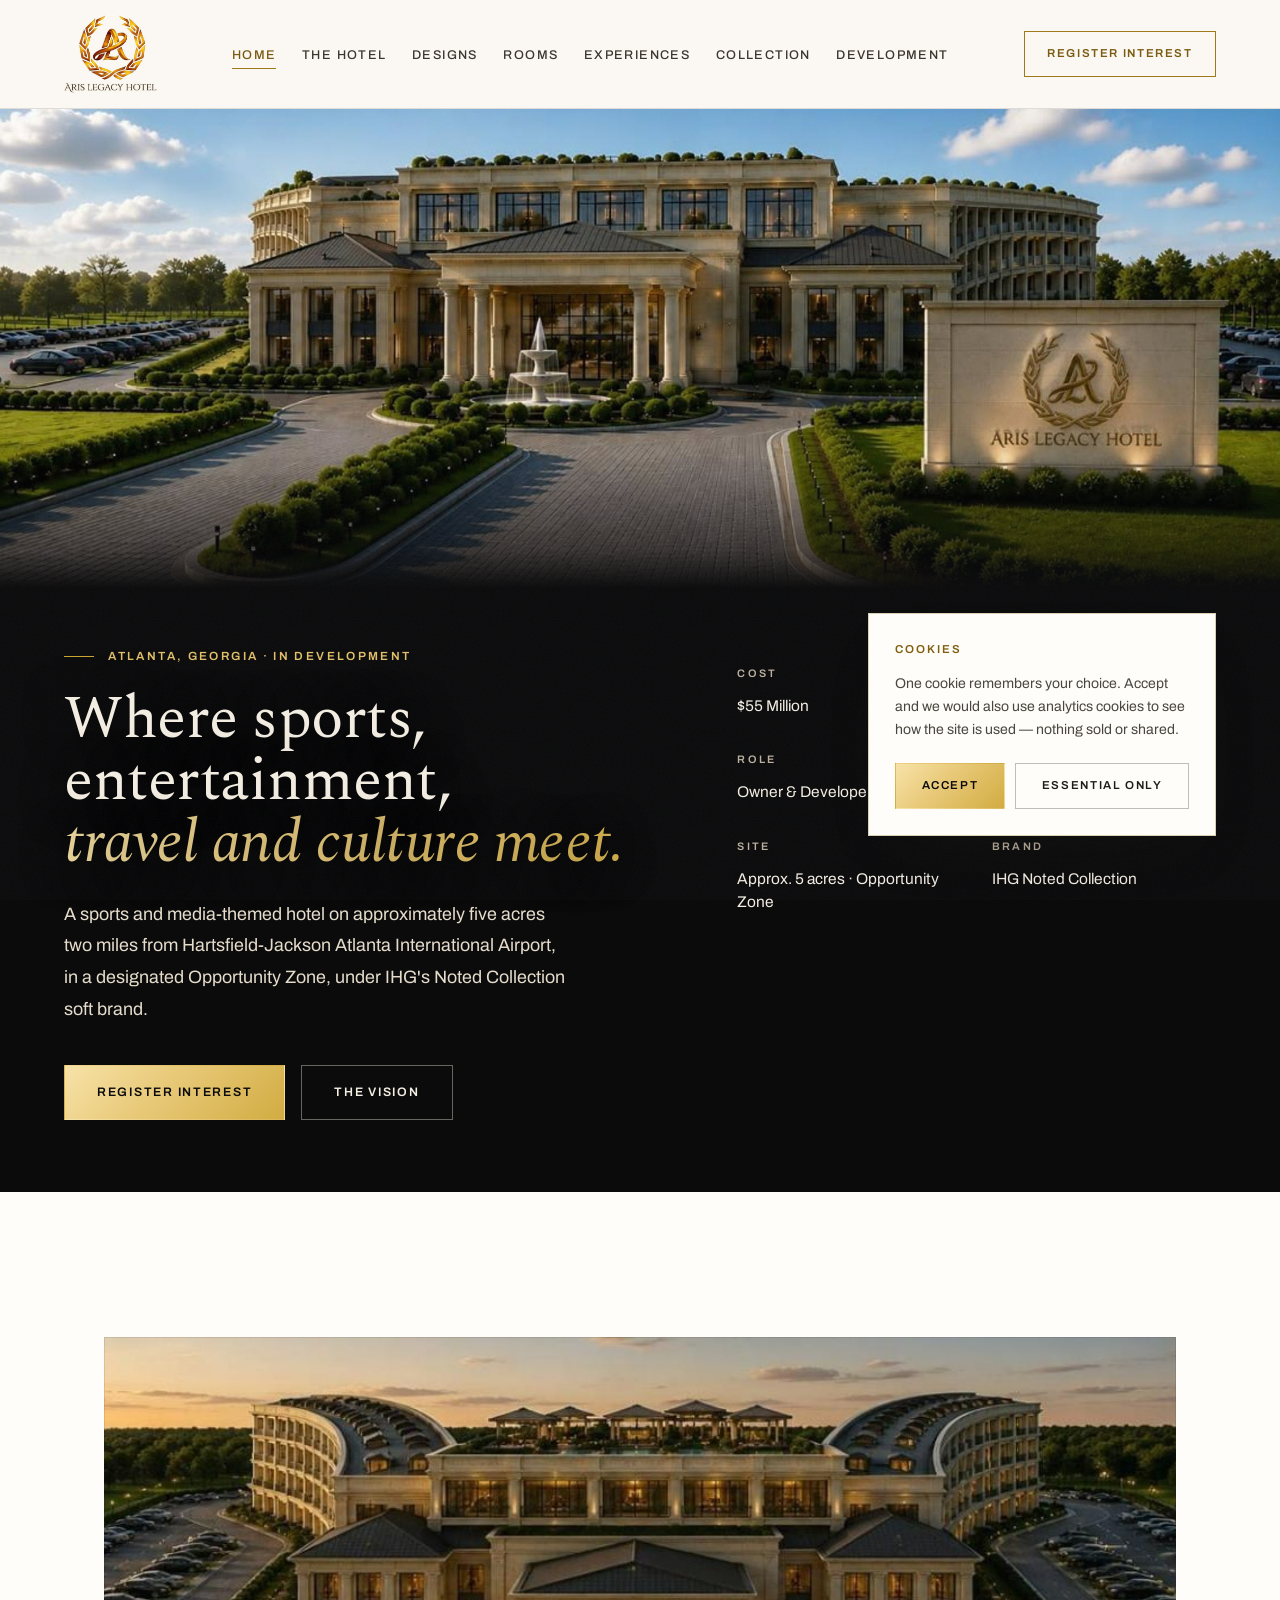
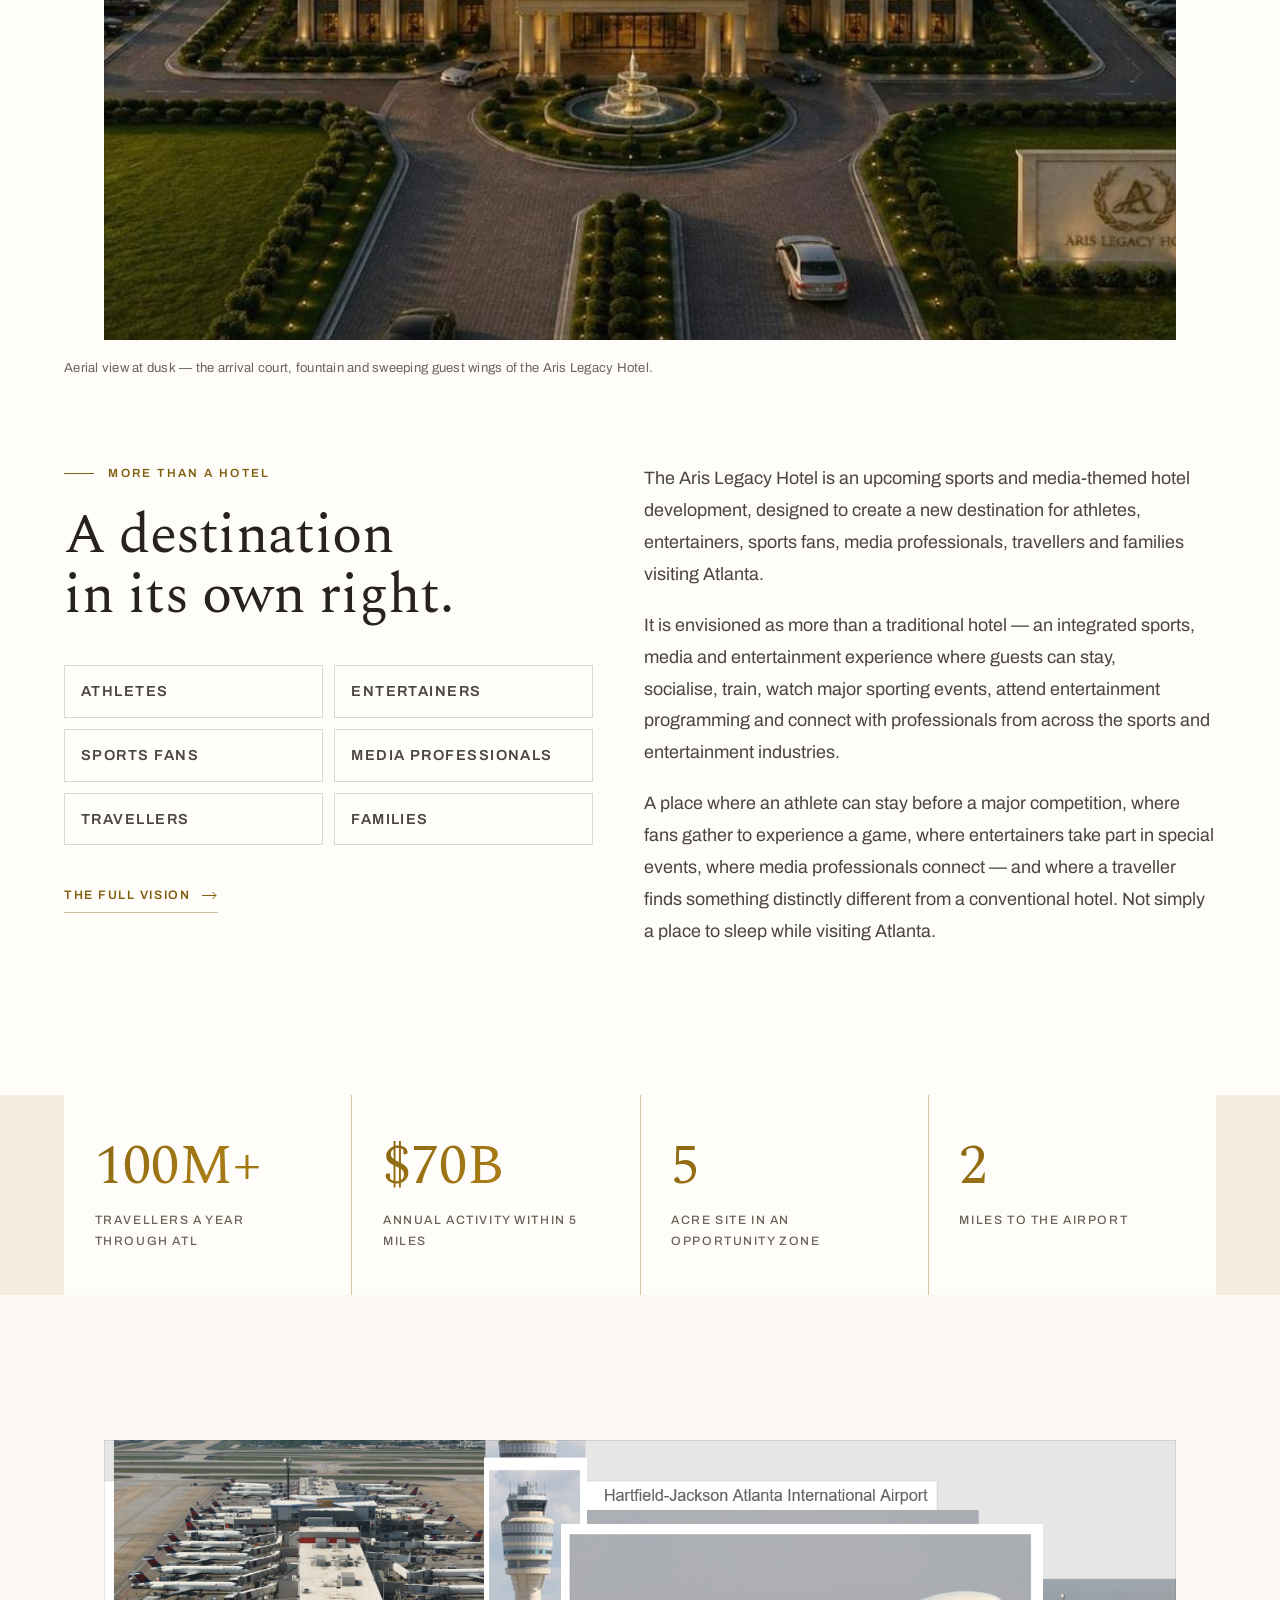
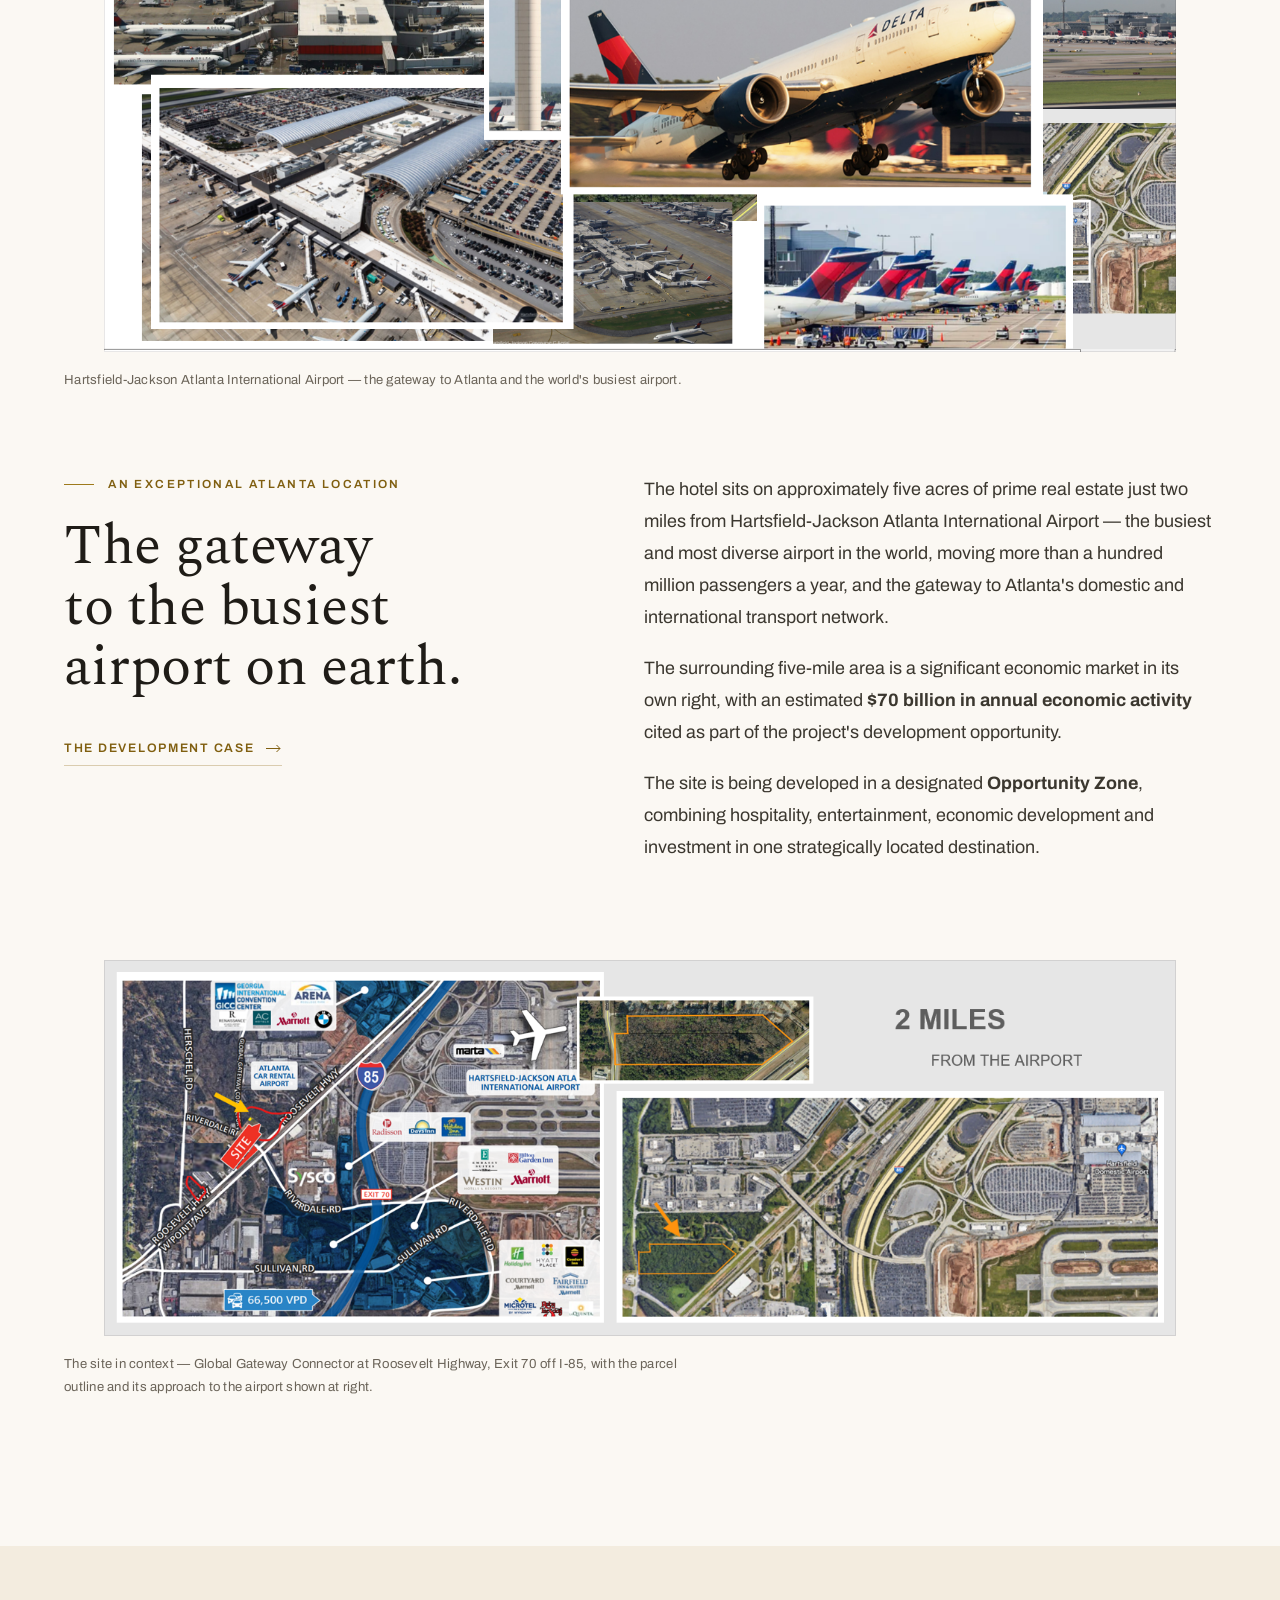
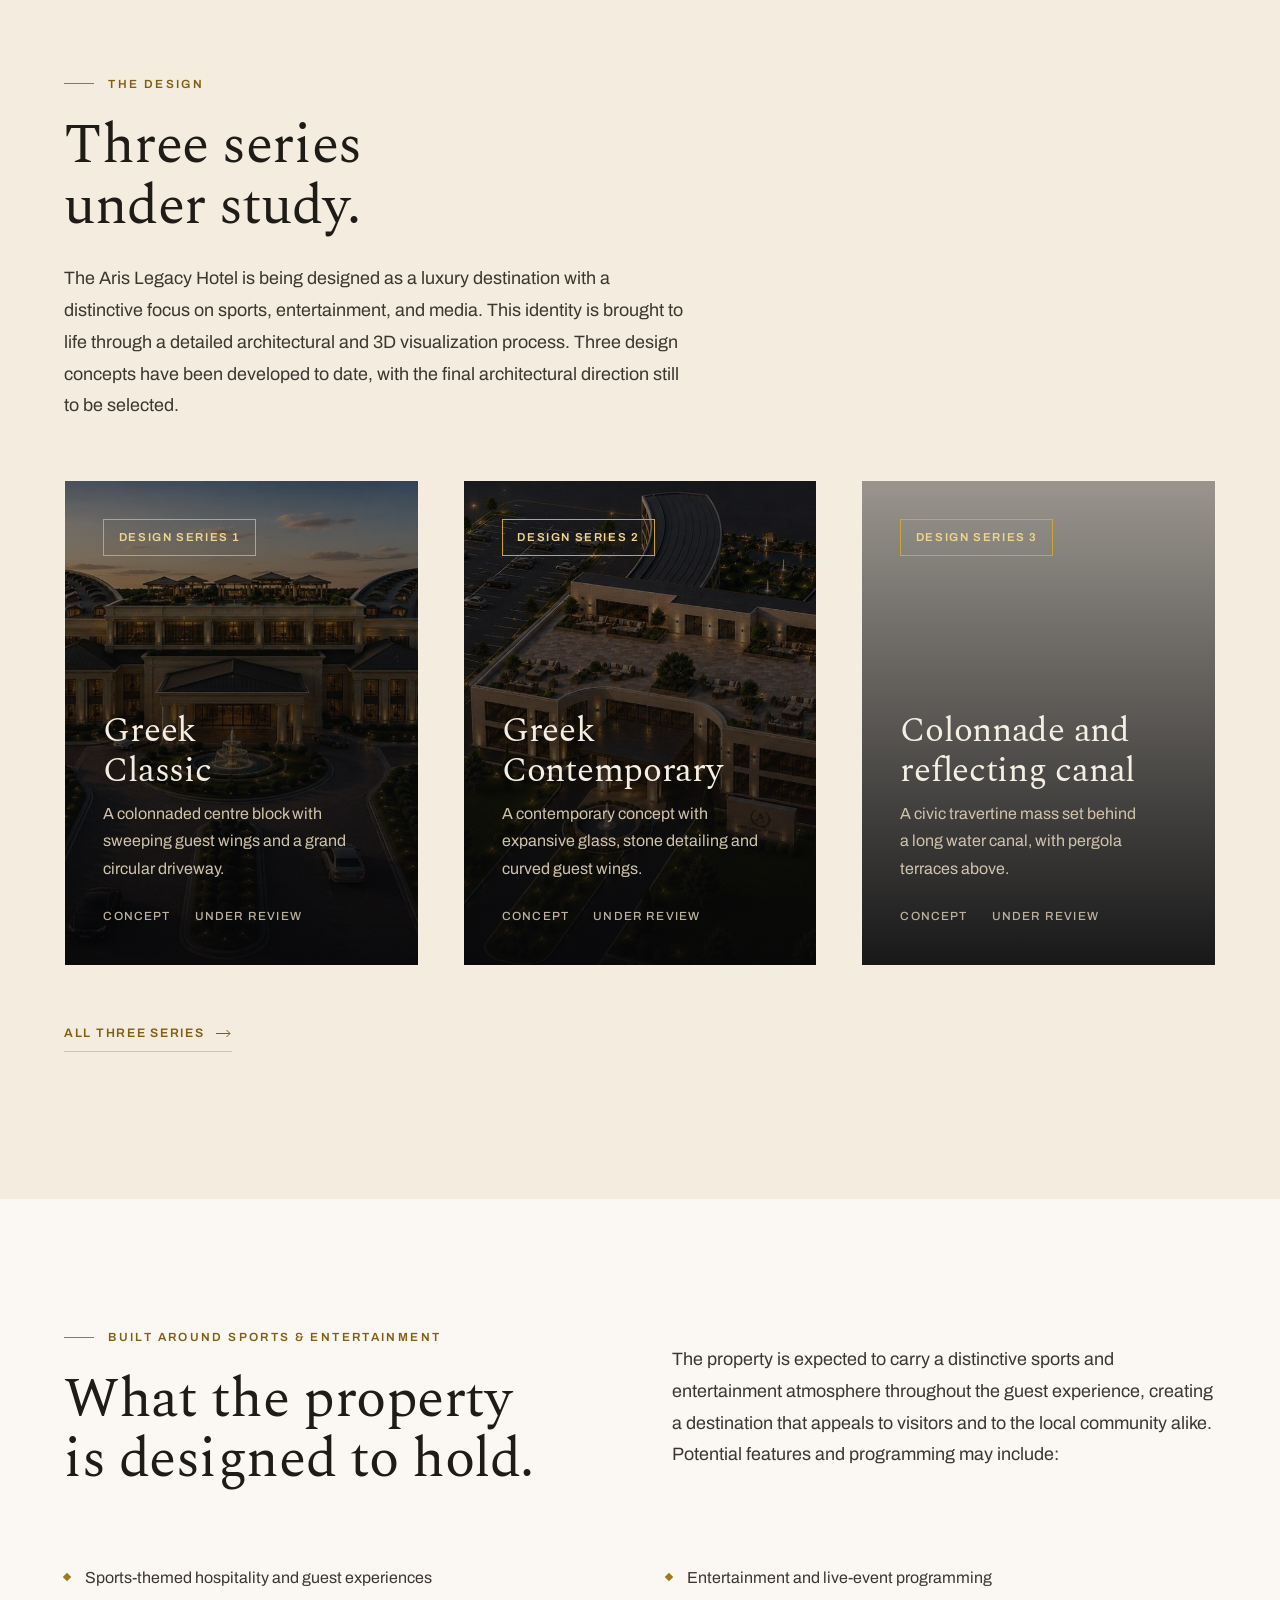
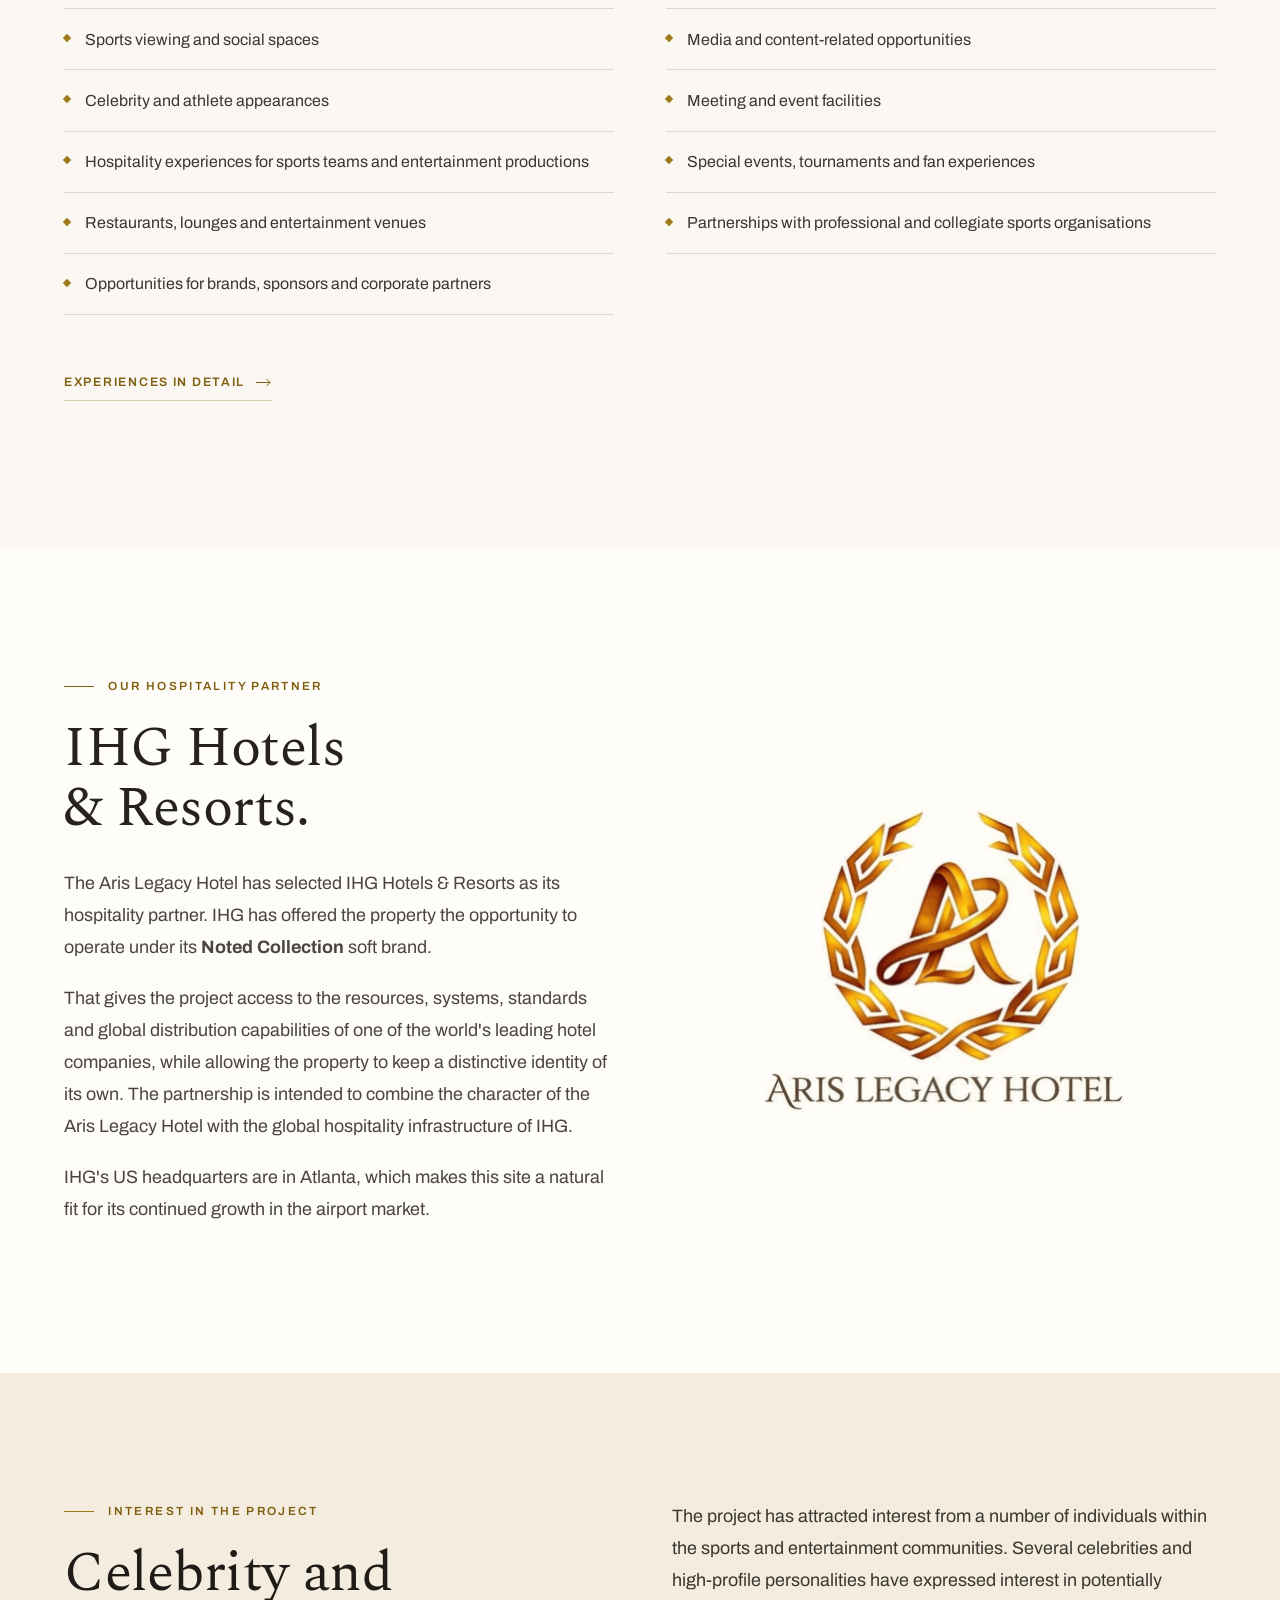
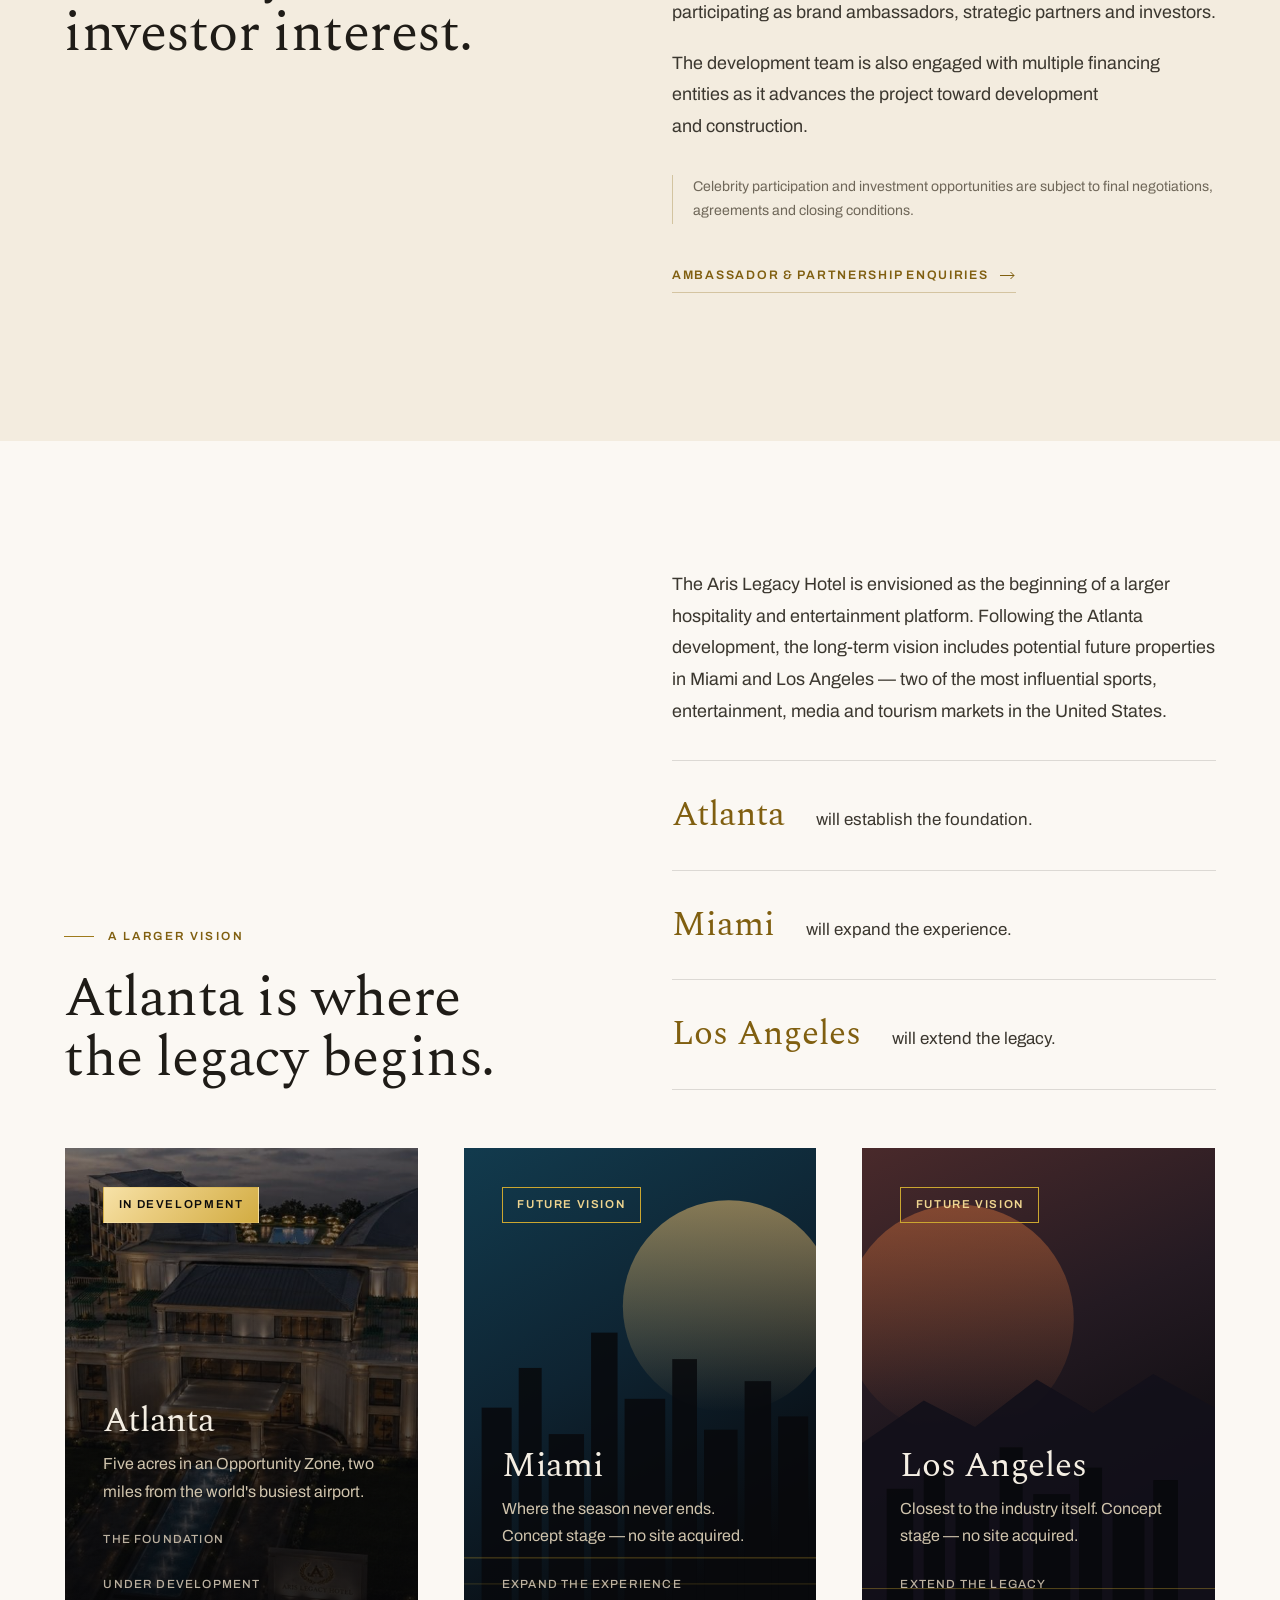
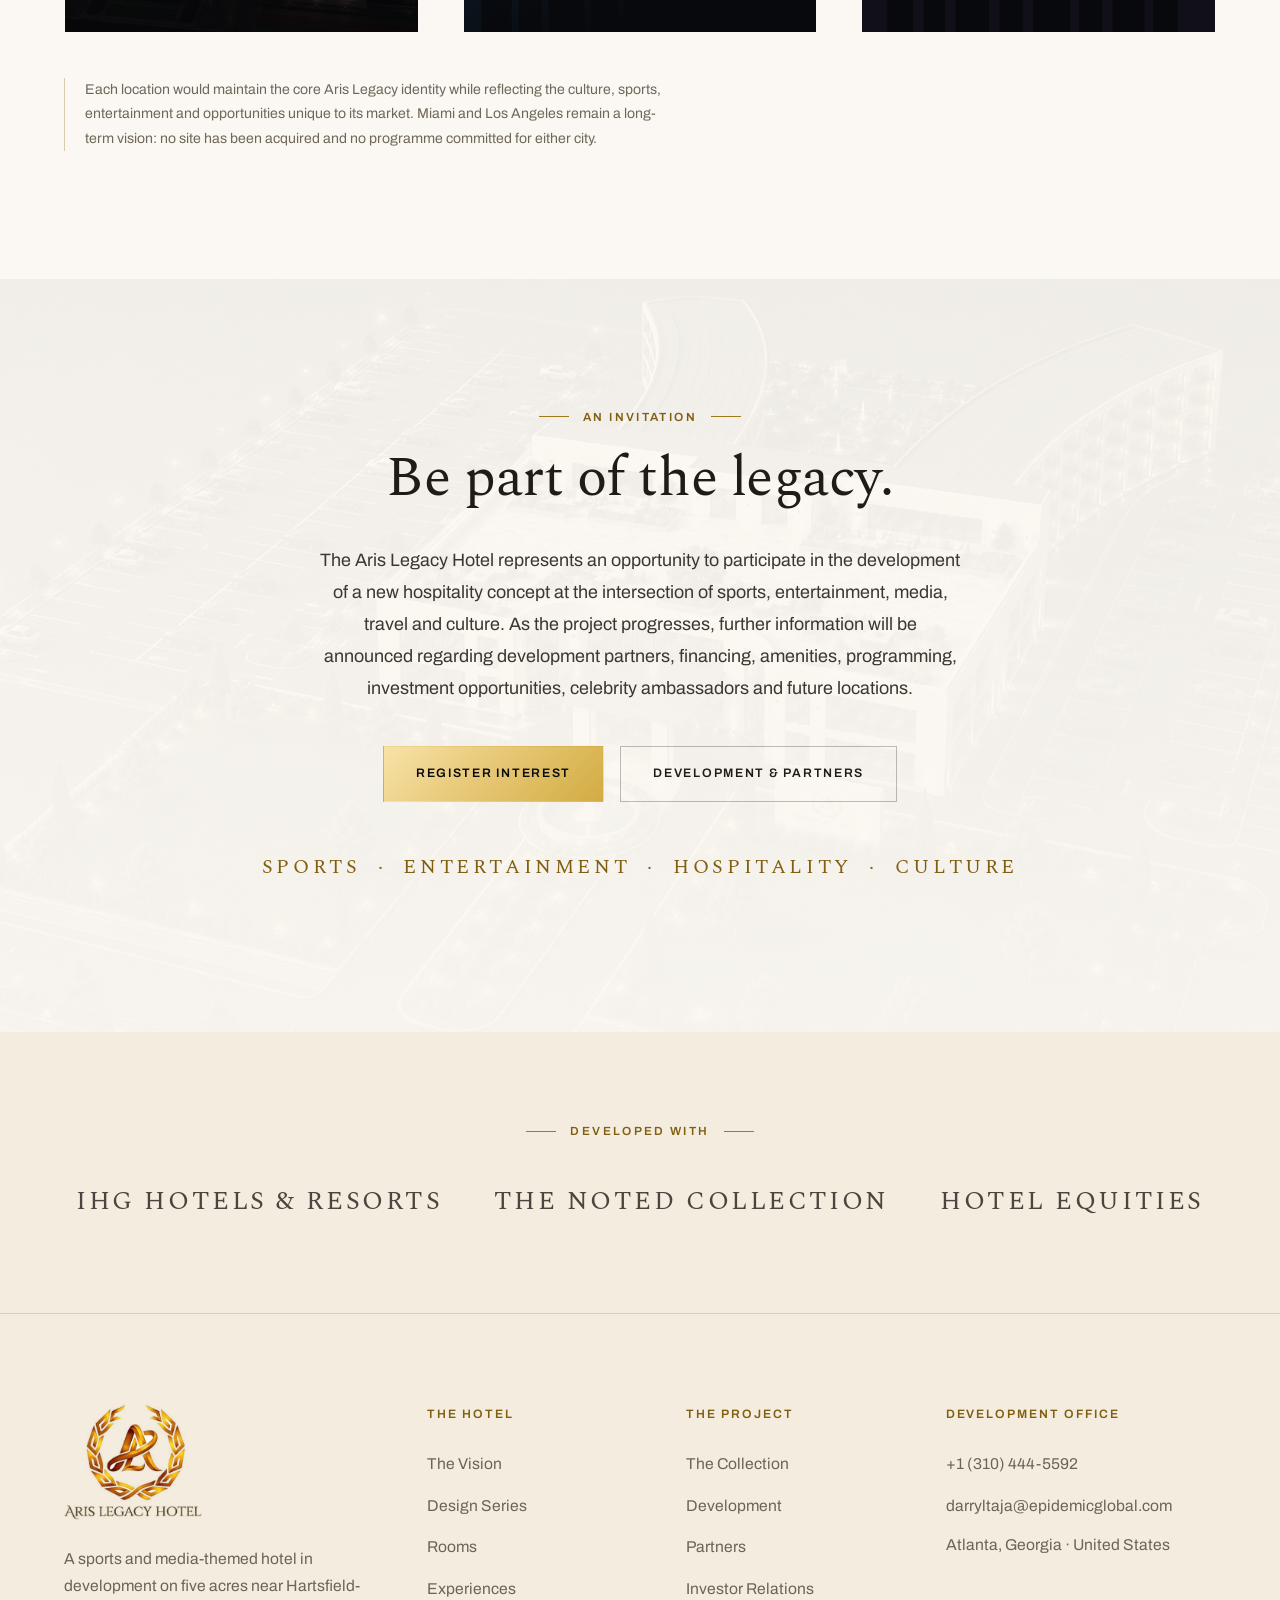
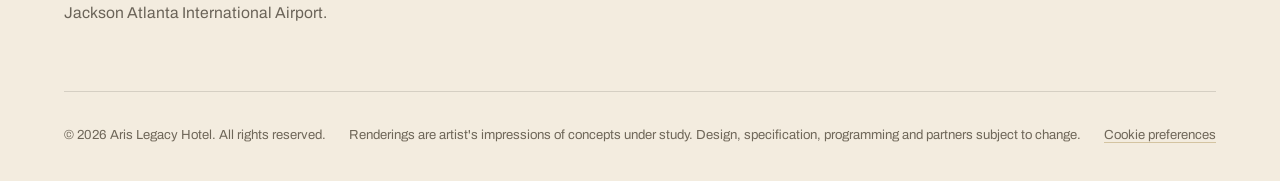
<file: index.html>
<!DOCTYPE html>
<html lang="en">
<head>
<meta charset="utf-8">
<meta name="viewport" content="width=device-width,initial-scale=1">
<meta name="theme-color" content="#FBF8F3">
<title>Aris Legacy Hotel — Atlanta | Sports, Entertainment &amp; Hospitality</title>
<meta name="description" content="The Aris Legacy Hotel is a sports and media-themed hotel development on five acres two miles from Hartsfield-Jackson Atlanta International Airport, in an Opportunity Zone, under IHG's Noted Collection soft brand.">
<link rel="preconnect" href="https://fonts.googleapis.com">
<link rel="preconnect" href="https://fonts.gstatic.com" crossorigin>
<link href="https://fonts.googleapis.com/css2?family=Archivo:wght@400;500;600&family=Spectral:ital,wght@0,400;0,500;1,400&display=swap" rel="stylesheet">
<link rel="stylesheet" href="assets/css/style.css?v=20260902-sticky-menu">
</head>
<body>

<!-- ============ NAV ============ -->
<header class="nav">
  <a class="mark" href="index.html" aria-label="Aris Legacy Hotel — home">
    <img class="mark-logo" src="assets/img/logo-lockup.png" width="722" height="608" alt="Aris Legacy Hotel" decoding="async">
  </a>

  <nav aria-label="Primary">
    <ul class="nav-links">
      <li><a href="index.html" aria-current="page">Home</a></li>
      <li><a href="the-hotel.html">The Hotel</a></li>
      <li><a href="designs.html">Designs</a></li>
      <li><a href="accommodations.html">Rooms</a></li>
      <li><a href="experiences.html">Experiences</a></li>
      <li><a href="collection.html">Collection</a></li>
      <li><a href="development.html">Development</a></li>
    </ul>
  </nav>

  <div class="nav-cta">
    <a class="btn btn-sm" href="contact.html">Register Interest</a>
    <button class="burger" aria-label="Open menu" aria-expanded="false"><span></span><span></span><span></span></button>
  </div>
</header>

<nav class="drawer" aria-label="Mobile">
  <a href="index.html">Home</a>
  <a href="the-hotel.html">The Hotel</a>
  <a href="designs.html">Designs</a>
  <a href="accommodations.html">Rooms</a>
  <a href="experiences.html">Experiences</a>
  <a href="collection.html">Collection</a>
  <a href="development.html">Development</a>
  <a href="contact.html">Contact</a>
  <p class="drawer-foot">Atlanta · Miami · Los Angeles</p>
</nav>

<!-- ============ HERO ============ -->
<section class="hero">
  <div class="hero-media">
    <img src="assets/img/s1-front-day.jpg" alt="Aris Legacy Hotel by day — the colonnaded principal elevation, fountain court and monument sign" fetchpriority="high">
  </div>
  <div class="hero-inner">
    <div class="hero-lead">
      <p class="eyebrow rv in">Atlanta, Georgia · In Development</p>
      <h1 class="d1 rv rv-d1">Where sports, entertainment,<em class="gold-text">travel and culture meet.</em></h1>
      <p class="lede rv rv-d2">
        A sports and media-themed hotel on approximately five acres two miles from
        Hartsfield-Jackson Atlanta International Airport, in a designated Opportunity Zone,
        under IHG's Noted Collection soft brand.
      </p>
      <div class="hero-actions rv rv-d3">
        <a class="btn btn-solid" href="contact.html">Register Interest</a>
        <a class="btn btn-ghost" href="the-hotel.html">The Vision</a>
      </div>
    </div>
    <dl class="hero-facts rv rv-d2">
      <div><dt>Cost</dt><dd>$55 Million</dd></div>
      <div><dt>Project Site</dt><dd><a href="development.html">View project</a></dd></div>
      <div><dt>Role</dt><dd>Owner &amp; Developer</dd></div>
      <div><dt>Design Series</dt><dd><a href="designs.html">View the three schemes</a></dd></div>
      <div><dt>Site</dt><dd>Approx. 5 acres &middot; Opportunity Zone</dd></div>
      <div><dt>Brand</dt><dd>IHG Noted Collection</dd></div>
    </dl>
  </div>
  <div class="scroll-cue">Scroll</div>
</section>

<!-- ============ MORE THAN A HOTEL ============ -->
<section class="pad stone">
  <div class="wrap">
    <figure class="figure ratio-16x9 rv">
      <img src="assets/img/home-destination-aerial.jpeg" alt="Aerial view of the Aris Legacy Hotel at dusk, showing the arrival court, fountain and guest wings" loading="lazy" decoding="async">
    </figure>
    <p class="muted fig-cap rv rv-d1">
      Aerial view at dusk — the arrival court, fountain and sweeping guest wings of the Aris
      Legacy Hotel.
    </p>
  </div>

  <div class="wrap" style="margin-top:clamp(52px,6.5vw,100px)">
    <div class="ed">
      <div class="ed-title rv">
        <p class="eyebrow">More than a hotel</p>
        <h2 class="d2">A destination in its own right.</h2>
        <div class="aud aud-featured" aria-label="Who the hotel is for">
          <span>Athletes</span><span>Entertainers</span><span>Sports fans</span>
          <span>Media professionals</span><span>Travellers</span><span>Families</span>
        </div>
        <p class="link-row">
          <a class="link-arrow" href="the-hotel.html">The full vision
            <svg viewBox="0 0 16 9" fill="none" stroke="currentColor" stroke-width="1"><path d="M0 4.5h14M10.5 1l3.5 3.5L10.5 8"/></svg>
          </a>
        </p>
      </div>
      <div class="ed-body rv rv-d1">
        <p class="lede">
          The Aris Legacy Hotel is an upcoming sports and media-themed hotel development, designed
          to create a new destination for athletes, entertainers, sports fans, media professionals,
          travellers and families visiting Atlanta.
        </p>
        <p class="lede">
          It is envisioned as more than a traditional hotel — an integrated sports, media and
          entertainment experience where guests can stay, socialise, train, watch major sporting
          events, attend entertainment programming and connect with professionals from across the
          sports and entertainment industries.
        </p>
        <p class="lede">
          A place where an athlete can stay before a major competition, where fans gather to
          experience a game, where entertainers take part in special events, where media
          professionals connect — and where a traveller finds something distinctly different
          from a conventional hotel. Not simply a place to sleep while visiting Atlanta.
        </p>
      </div>
    </div>
  </div>
</section>

<!-- ============ STATS ============ -->
<section class="deep">
  <div class="wrap-wide">
    <div class="stats">
      <div class="stat rv"><b data-count="100" data-suf="M+">100M+</b><small>Travellers a Year Through ATL</small></div>
      <div class="stat rv rv-d1"><b data-count="70" data-pre="$" data-suf="B">$70B</b><small>Annual Activity Within 5 Miles</small></div>
      <div class="stat rv rv-d2"><b data-count="5">5</b><small>Acre Site in an Opportunity Zone</small></div>
      <div class="stat rv rv-d3"><b data-count="2">2</b><small>Miles to the Airport</small></div>
    </div>
  </div>
</section>

<!-- ============ THE LOCATION ============ -->
<section class="pad">
  <div class="wrap">
    <figure class="figure plate rv" data-lb="assets/img/airport-collage.png"
      data-cap="Hartsfield-Jackson Atlanta International Airport — the gateway to Atlanta and the world's busiest airport." aria-label="Open the Hartsfield-Jackson airport collage full size">
      <img src="assets/img/airport-collage.png" alt="Collage of Hartsfield-Jackson Atlanta International Airport, including its terminals, control tower, Delta aircraft and runway network" loading="lazy" decoding="async">
    </figure>
    <p class="muted fig-cap rv rv-d1">
      Hartsfield-Jackson Atlanta International Airport — the gateway to Atlanta and the world's
      busiest airport.
    </p>
  </div>

  <div class="wrap" style="margin-top:clamp(52px,6.5vw,100px)">
    <div class="ed">
      <div class="ed-title rv">
        <p class="eyebrow">An exceptional Atlanta location</p>
        <h2 class="d2">The gateway to the busiest airport on earth.</h2>
        <p class="link-row">
          <a class="link-arrow" href="development.html">The development case
            <svg viewBox="0 0 16 9" fill="none" stroke="currentColor" stroke-width="1"><path d="M0 4.5h14M10.5 1l3.5 3.5L10.5 8"/></svg>
          </a>
        </p>
      </div>
      <div class="ed-body rv rv-d1">
        <p class="lede">
          The hotel sits on approximately five acres of prime real estate just two miles from
          Hartsfield-Jackson Atlanta International Airport — the busiest and most diverse
          airport in the world, moving more than a hundred million passengers a year, and the
          gateway to Atlanta's domestic and international transport network.
        </p>
        <p class="lede">
          The surrounding five-mile area is a significant economic market in its own right, with an
          estimated <strong>$70 billion in annual economic activity</strong> cited as part of the
          project's development opportunity.
        </p>
        <p class="lede">
          The site is being developed in a designated <strong>Opportunity Zone</strong>, combining
          hospitality, entertainment, economic development and investment in one strategically
          located destination.
        </p>
      </div>
    </div>
  </div>

  <div class="wrap" style="margin-top:clamp(48px,6vw,90px)">
    <figure class="figure plate rv" data-lb="assets/img/site-context-2-miles.png"
      data-cap="The site in context — Global Gateway Connector at Roosevelt Highway, Exit 70 off I-85, two miles from Hartsfield-Jackson Atlanta International Airport." aria-label="Open the site context map full size">
      <img src="assets/img/site-context-2-miles.png" alt="Site context collage showing the five-acre site beside Roosevelt Highway and Interstate 85, marked as two miles from Hartsfield-Jackson Atlanta International Airport" loading="lazy" decoding="async">
    </figure>
    <p class="muted fig-cap rv rv-d1">
      The site in context — Global Gateway Connector at Roosevelt Highway, Exit 70 off I-85,
      with the parcel outline and its approach to the airport shown at right.
    </p>
  </div>
</section>

<!-- ============ DESIGN SERIES ============ -->
<section class="pad deep">
  <div class="wrap-wide">
    <div style="max-width:62ch;margin-bottom:clamp(38px,4.5vw,68px)">
      <p class="eyebrow rv">The design</p>
      <h2 class="d2 rv rv-d1">Three series<br>under study.</h2>
      <p class="lede rv rv-d2" style="margin-top:1.6rem">
        The Aris Legacy Hotel is being designed as a luxury destination with a distinctive focus
        on sports, entertainment, and media. This identity is brought to life through a detailed
        architectural and 3D visualization process. Three design concepts have been developed to
        date, with the final architectural direction still to be selected.
      </p>
    </div>

    <div class="grid g3">
      <a class="city rv" href="designs.html#series-1">
        <div class="city-bg"><img src="assets/img/ds1-aerial-sunset.jpg" alt="Design Series 1 — a colonnaded mass with curved guest wings and a circular arrival drive" loading="lazy" decoding="async"></div>
        <span class="badge">Design Series 1</span>
        <h3 class="d3">Greek<br>Classic</h3>
        <p>A colonnaded centre block with sweeping guest wings and a grand circular driveway.</p>
        <div class="city-meta"><span>Concept</span><span>Under review</span></div>
      </a>

      <a class="city rv rv-d1" href="designs.html#series-2">
        <div class="city-bg"><img src="assets/img/ds3-aerial-night.jpg" alt="Design Series 3 — a contemporary stone-and-glass hotel concept around a courtyard" loading="lazy" decoding="async"></div>
        <span class="badge">Design Series 2</span>
        <h3 class="d3">Greek<br>Contemporary</h3>
        <p>A contemporary concept with expansive glass, stone detailing and curved guest wings.</p>
        <div class="city-meta"><span>Concept</span><span>Under review</span></div>
      </a>

      <a class="city rv rv-d2" href="designs.html#series-3">
        <div class="city-bg"><img src="assets/img/canal-series-aerial-night.jpeg" alt="Design Series 2 — a colonnade above a long reflecting canal forecourt" loading="lazy" decoding="async"></div>
        <span class="badge">Design Series 3</span>
        <h3 class="d3">Colonnade and<br>reflecting canal</h3>
        <p>A civic travertine mass set behind a long water canal, with pergola terraces above.</p>
        <div class="city-meta"><span>Concept</span><span>Under review</span></div>
      </a>
    </div>

    <p style="margin-top:clamp(34px,4vw,56px)" class="rv">
      <a class="link-arrow" href="designs.html">All three series
        <svg viewBox="0 0 16 9" fill="none" stroke="currentColor" stroke-width="1"><path d="M0 4.5h14M10.5 1l3.5 3.5L10.5 8"/></svg>
      </a>
    </p>
  </div>
</section>

<!-- ============ PROGRAMMING ============ -->
<section class="pad">
  <div class="wrap">
    <div class="split" style="align-items:end;margin-bottom:clamp(38px,4.5vw,68px)">
      <div class="rv">
        <p class="eyebrow">Built around sports &amp; entertainment</p>
        <h2 class="d2">What the property<br>is designed to hold.</h2>
      </div>
      <p class="lede rv rv-d1">
        The property is expected to carry a distinctive sports and entertainment atmosphere
        throughout the guest experience, creating a destination that appeals to visitors and to the
        local community alike. Potential features and programming may include:
      </p>
    </div>

    <ul class="checks rv rv-d1">
      <li>Sports-themed hospitality and guest experiences</li>
      <li>Entertainment and live-event programming</li>
      <li>Sports viewing and social spaces</li>
      <li>Media and content-related opportunities</li>
      <li>Celebrity and athlete appearances</li>
      <li>Meeting and event facilities</li>
      <li>Hospitality experiences for sports teams and entertainment productions</li>
      <li>Special events, tournaments and fan experiences</li>
      <li>Restaurants, lounges and entertainment venues</li>
      <li>Partnerships with professional and collegiate sports organisations</li>
      <li>Opportunities for brands, sponsors and corporate partners</li>
    </ul>

    <p style="margin-top:clamp(34px,4vw,56px)" class="rv">
      <a class="link-arrow" href="experiences.html">Experiences in detail
        <svg viewBox="0 0 16 9" fill="none" stroke="currentColor" stroke-width="1"><path d="M0 4.5h14M10.5 1l3.5 3.5L10.5 8"/></svg>
      </a>
    </p>
  </div>
</section>

<!-- ============ IHG ============ -->
<section class="pad stone">
  <div class="wrap split">
    <div class="split-body rv">
      <p class="eyebrow">Our hospitality partner</p>
      <h2 class="d2">IHG Hotels<br>&amp; Resorts.</h2>
      <p class="lede" style="margin-top:1.8rem">
        The Aris Legacy Hotel has selected IHG Hotels &amp; Resorts as its hospitality partner. IHG
        has offered the property the opportunity to operate under its
        <strong>Noted Collection</strong> soft brand.
      </p>
      <p class="lede">
        That gives the project access to the resources, systems, standards and global distribution
        capabilities of one of the world's leading hotel companies, while allowing the property to
        keep a distinctive identity of its own. The partnership is intended to combine the character
        of the Aris Legacy Hotel with the global hospitality infrastructure of IHG.
      </p>
      <p class="lede">
        IHG's US headquarters are in Atlanta, which makes this site a natural fit for its continued
        growth in the airport market.
      </p>
    </div>
    <div class="split-media rv rv-d1">
      <img class="crest" src="assets/img/logo-lockup.png" width="722" height="608" loading="lazy" decoding="async"
           alt="The Aris Legacy crest — a gold laurel wreath enclosing a script A, above the hotel name"
           style="width:min(360px,80%);height:auto;margin:0 auto">
    </div>
  </div>
</section>

<!-- ============ CELEBRITY & INVESTOR ============ -->
<section class="pad deep">
  <div class="wrap split" style="align-items:start">
    <div class="rv">
      <p class="eyebrow">Interest in the project</p>
      <h2 class="d2">Celebrity and<br>investor interest.</h2>
    </div>
    <div class="rv rv-d1">
      <p class="lede">
        The project has attracted interest from a number of individuals within the sports and
        entertainment communities. Several celebrities and high-profile personalities have expressed
        interest in potentially participating as brand ambassadors, strategic partners and investors.
      </p>
      <p class="lede">
        The development team is also engaged with multiple financing entities as it advances the
        project toward development and construction.
      </p>
      <p class="disclaim" style="margin-top:2rem">
        Celebrity participation and investment opportunities are subject to final negotiations,
        agreements and closing conditions.
      </p>
      <p style="margin-top:2.2rem">
        <a class="link-arrow" href="contact.html#ambassadors">Ambassador &amp; partnership enquiries
          <svg viewBox="0 0 16 9" fill="none" stroke="currentColor" stroke-width="1"><path d="M0 4.5h14M10.5 1l3.5 3.5L10.5 8"/></svg>
        </a>
      </p>
    </div>
  </div>
</section>

<!-- ============ COLLECTION ============ -->
<section class="pad">
  <div class="wrap-wide">
    <div class="split" style="align-items:end;margin-bottom:clamp(38px,4.5vw,68px)">
      <div class="rv">
        <p class="eyebrow">A larger vision</p>
        <h2 class="d2">Atlanta is where<br>the legacy begins.</h2>
      </div>
      <div class="rv rv-d1">
        <p class="lede">
          The Aris Legacy Hotel is envisioned as the beginning of a larger hospitality and
          entertainment platform. Following the Atlanta development, the long-term vision includes
          potential future properties in Miami and Los Angeles — two of the most influential sports,
          entertainment, media and tourism markets in the United States.
        </p>
        <ul class="ladder" style="margin-top:2rem">
          <li><span class="city-n">Atlanta</span><p class="city-t">will establish the foundation.</p></li>
          <li><span class="city-n">Miami</span><p class="city-t">will expand the experience.</p></li>
          <li><span class="city-n">Los&nbsp;Angeles</span><p class="city-t">will extend the legacy.</p></li>
        </ul>
      </div>
    </div>

    <div class="grid g3">
      <a class="city rv" href="collection.html#atlanta">
        <div class="city-bg"><img src="assets/img/s2-aerial-night.jpg" alt="The Aris Legacy Hotel site in Atlanta at night" loading="lazy" decoding="async"></div>
        <span class="badge live">In Development</span>
        <h3 class="d3">Atlanta</h3>
        <p>Five acres in an Opportunity Zone, two miles from the world's busiest airport.</p>
        <div class="city-meta"><span>The Foundation</span><span>Under Development</span></div>
      </a>

      <a class="city rv rv-d1" href="collection.html#miami">
        <div class="city-art">
          <svg viewBox="0 0 400 560" preserveAspectRatio="xMidYMid slice" aria-hidden="true">
            <defs>
              <linearGradient id="mia" x1="0" y1="0" x2="0.4" y2="1">
                <stop offset="0%" stop-color="#123B4E"/><stop offset="52%" stop-color="#0E2331"/><stop offset="100%" stop-color="#08090C"/>
              </linearGradient>
              <linearGradient id="miaSun" x1="0" y1="0" x2="0" y2="1">
                <stop offset="0%" stop-color="#E8B96A" stop-opacity=".55"/><stop offset="100%" stop-color="#E8B96A" stop-opacity="0"/>
              </linearGradient>
            </defs>
            <rect width="400" height="560" fill="url(#mia)"/>
            <circle cx="300" cy="185" r="120" fill="url(#miaSun)"/>
            <g fill="#08090C" opacity=".85">
              <rect x="20"  y="300" width="34" height="260"/><rect x="62"  y="255" width="26" height="305"/>
              <rect x="96"  y="330" width="40" height="230"/><rect x="144" y="215" width="30" height="345"/>
              <rect x="182" y="290" width="46" height="270"/><rect x="236" y="245" width="28" height="315"/>
              <rect x="272" y="325" width="38" height="235"/><rect x="318" y="270" width="30" height="290"/>
              <rect x="356" y="310" width="34" height="250"/>
            </g>
            <g stroke="#CBA630" stroke-width="1" opacity=".5">
              <path d="M0 470h400"/><path d="M0 500h400" opacity=".5"/>
            </g>
          </svg>
        </div>
        <span class="badge">Future Vision</span>
        <h3 class="d3">Miami</h3>
        <p>Where the season never ends. Concept stage — no site acquired.</p>
        <div class="city-meta"><span>Expand the Experience</span></div>
      </a>

      <a class="city rv rv-d2" href="collection.html#losangeles">
        <div class="city-art">
          <svg viewBox="0 0 400 560" preserveAspectRatio="xMidYMid slice" aria-hidden="true">
            <defs>
              <linearGradient id="la" x1="0" y1="0" x2="0.3" y2="1">
                <stop offset="0%" stop-color="#4A2A2B"/><stop offset="48%" stop-color="#241A22"/><stop offset="100%" stop-color="#08090C"/>
              </linearGradient>
              <linearGradient id="laSun" x1="0" y1="0" x2="0" y2="1">
                <stop offset="0%" stop-color="#D9743C" stop-opacity=".45"/><stop offset="100%" stop-color="#D9743C" stop-opacity="0"/>
              </linearGradient>
            </defs>
            <rect width="400" height="560" fill="url(#la)"/>
            <circle cx="110" cy="200" r="130" fill="url(#laSun)"/>
            <path d="M0 340 L70 292 L128 322 L198 268 L262 306 L330 262 L400 300 L400 560 L0 560 Z" fill="#12101A" opacity=".9"/>
            <g fill="#08090C" opacity=".9">
              <rect x="28"  y="392" width="30" height="168"/><rect x="70"  y="360" width="24" height="200"/>
              <rect x="106" y="410" width="38" height="150"/><rect x="156" y="345" width="26" height="215"/>
              <rect x="194" y="398" width="42" height="162"/><rect x="246" y="368" width="26" height="192"/>
              <rect x="284" y="418" width="36" height="142"/><rect x="330" y="382" width="28" height="178"/>
            </g>
            <g stroke="#CBA630" stroke-width="1" opacity=".45"><path d="M0 505h400"/></g>
          </svg>
        </div>
        <span class="badge">Future Vision</span>
        <h3 class="d3">Los Angeles</h3>
        <p>Closest to the industry itself. Concept stage — no site acquired.</p>
        <div class="city-meta"><span>Extend the Legacy</span></div>
      </a>
    </div>

    <p class="disclaim rv" style="margin-top:clamp(30px,3.5vw,48px)">
      Each location would maintain the core Aris Legacy identity while reflecting the culture,
      sports, entertainment and opportunities unique to its market. Miami and Los Angeles remain a
      long-term vision: no site has been acquired and no programme committed for either city.
    </p>
  </div>
</section>

<!-- ============ INVITATION ============ -->
<section class="pad cta">
  <div class="cta-bg"><img src="assets/img/s3-aerial-parking.jpg" alt="" loading="lazy" decoding="async"></div>
  <div class="wrap">
    <p class="eyebrow center rv">An invitation</p>
    <h2 class="d2 rv rv-d1">Be part of the legacy.</h2>
    <p class="lede rv rv-d2" style="margin:2.2rem auto 2.6rem;text-align:center">
      The Aris Legacy Hotel represents an opportunity to participate in the development of a new
      hospitality concept at the intersection of sports, entertainment, media, travel and culture.
      As the project progresses, further information will be announced regarding development
      partners, financing, amenities, programming, investment opportunities, celebrity ambassadors
      and future locations.
    </p>
    <div class="rv rv-d3" style="display:flex;gap:1rem;justify-content:center;flex-wrap:wrap">
      <a class="btn btn-solid" href="contact.html">Register Interest</a>
      <a class="btn btn-ghost" href="development.html">Development &amp; Partners</a>
    </div>
    <p class="rv rv-d3" style="margin-top:3rem;text-align:center;font-family:var(--font-display);font-size:clamp(1rem,1.6vw,1.25rem);letter-spacing:.18em;text-transform:uppercase;color:var(--gold-300)">
      Sports &nbsp;·&nbsp; Entertainment &nbsp;·&nbsp; Hospitality &nbsp;·&nbsp; Culture
    </p>
  </div>
</section>

<!-- ============ PARTNERS ============ -->
<section class="pad-sm deep">
  <div class="wrap">
    <p class="eyebrow center rv" style="justify-content:center">Developed With</p>
    <div class="partners rv rv-d1" style="margin-top:2.4rem">
      <span class="partner">IHG Hotels &amp; Resorts</span>
      <span class="partner">The Noted Collection</span>
      <span class="partner">Hotel Equities</span>
    </div>
  </div>
</section>

<!-- ============ FOOTER ============ -->
<footer>
  <div class="wrap">
    <div class="foot-grid">
      <div class="foot">
        <a class="mark" href="index.html" style="margin-bottom:1.6rem" aria-label="Aris Legacy Hotel">
          <img class="mark-logo" src="assets/img/logo-lockup.png" width="722" height="608" alt="Aris Legacy Hotel" decoding="async">
        </a>
        <p style="max-width:34ch">A sports and media-themed hotel in development on five acres near
          Hartsfield-Jackson Atlanta International Airport.</p>
      </div>

      <div class="foot">
        <h5>The Hotel</h5>
        <ul>
          <li><a href="the-hotel.html">The Vision</a></li>
          <li><a href="designs.html">Design Series</a></li>
          <li><a href="accommodations.html">Rooms</a></li>
          <li><a href="experiences.html">Experiences</a></li>
        </ul>
      </div>

      <div class="foot">
        <h5>The Project</h5>
        <ul>
          <li><a href="collection.html">The Collection</a></li>
          <li><a href="development.html">Development</a></li>
          <li><a href="development.html#partners">Partners</a></li>
          <li><a href="development.html#investors">Investor Relations</a></li>
        </ul>
      </div>

      <div class="foot">
        <h5>Development Office</h5>
        <ul>
          <li><a href="tel:+13104445592">+1 (310) 444-5592</a></li>
          <li><a href="mailto:darryltaja@epidemicglobal.com">darryltaja@epidemicglobal.com</a></li>
          <li><p>Atlanta, Georgia · United States</p></li>
        </ul>
      </div>
    </div>

    <div class="foot-bottom">
      <span>&copy; <span data-year>2026</span> Aris Legacy Hotel. All rights reserved.</span>
      <span>Renderings are artist's impressions of concepts under study. Design, specification,
        programming and partners subject to change.</span>
      <span><button class="cookie-link" type="button" data-cookie-reopen>Cookie preferences</button></span>
    </div>
  </div>
</footer>


<!-- ============ COOKIE NOTICE ============ -->
<div class="cookie" id="cookie-notice" role="dialog" aria-modal="false"
     aria-labelledby="cookie-h" aria-describedby="cookie-p" hidden>
  <h2 id="cookie-h">Cookies</h2>
  <p id="cookie-p">
    One cookie remembers your choice. Accept and we would also use analytics
    cookies to see how the site is used — nothing sold or shared.
  </p>
  <div class="cookie-act">
    <button class="btn btn-solid btn-sm" type="button" data-consent="all">Accept</button>
    <button class="btn btn-ghost btn-sm" type="button" data-consent="essential">Essential only</button>
  </div>
</div>

<script src="assets/js/main.js"></script>
</body>
</html>
</file>
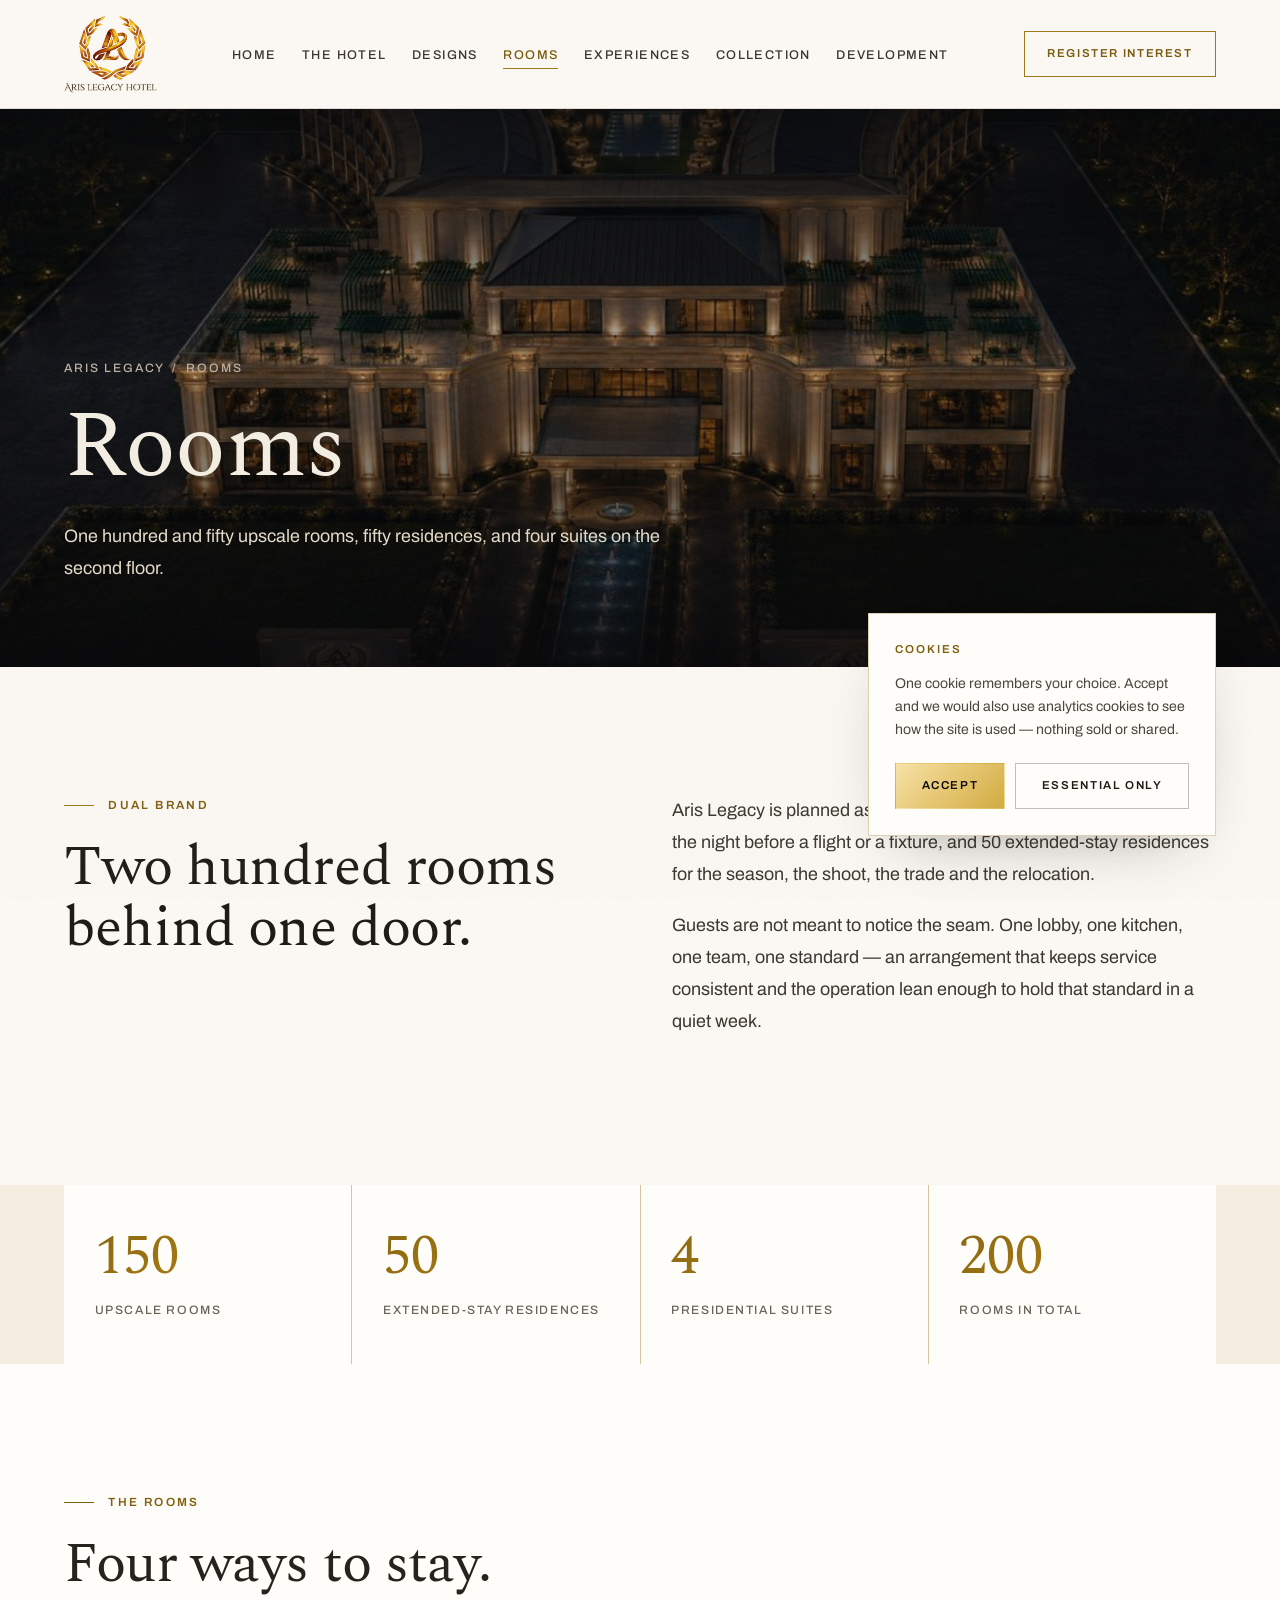
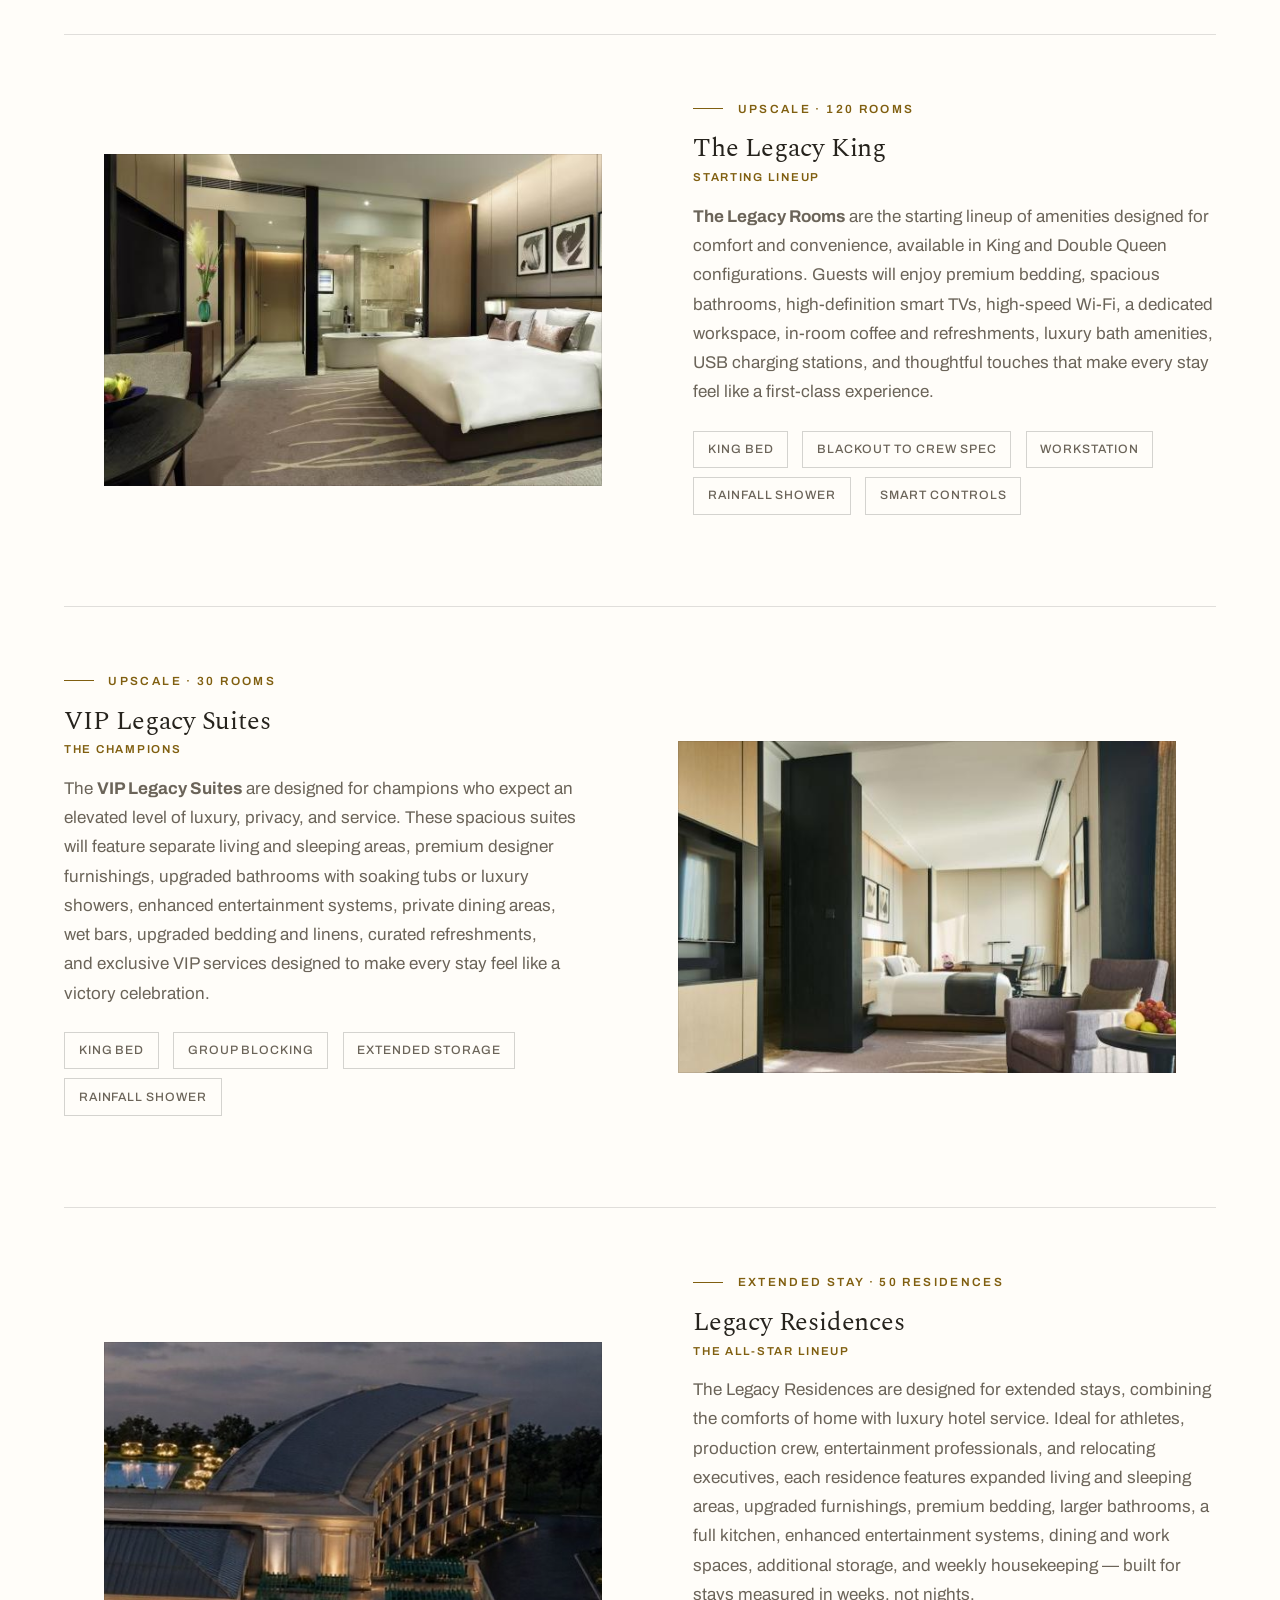
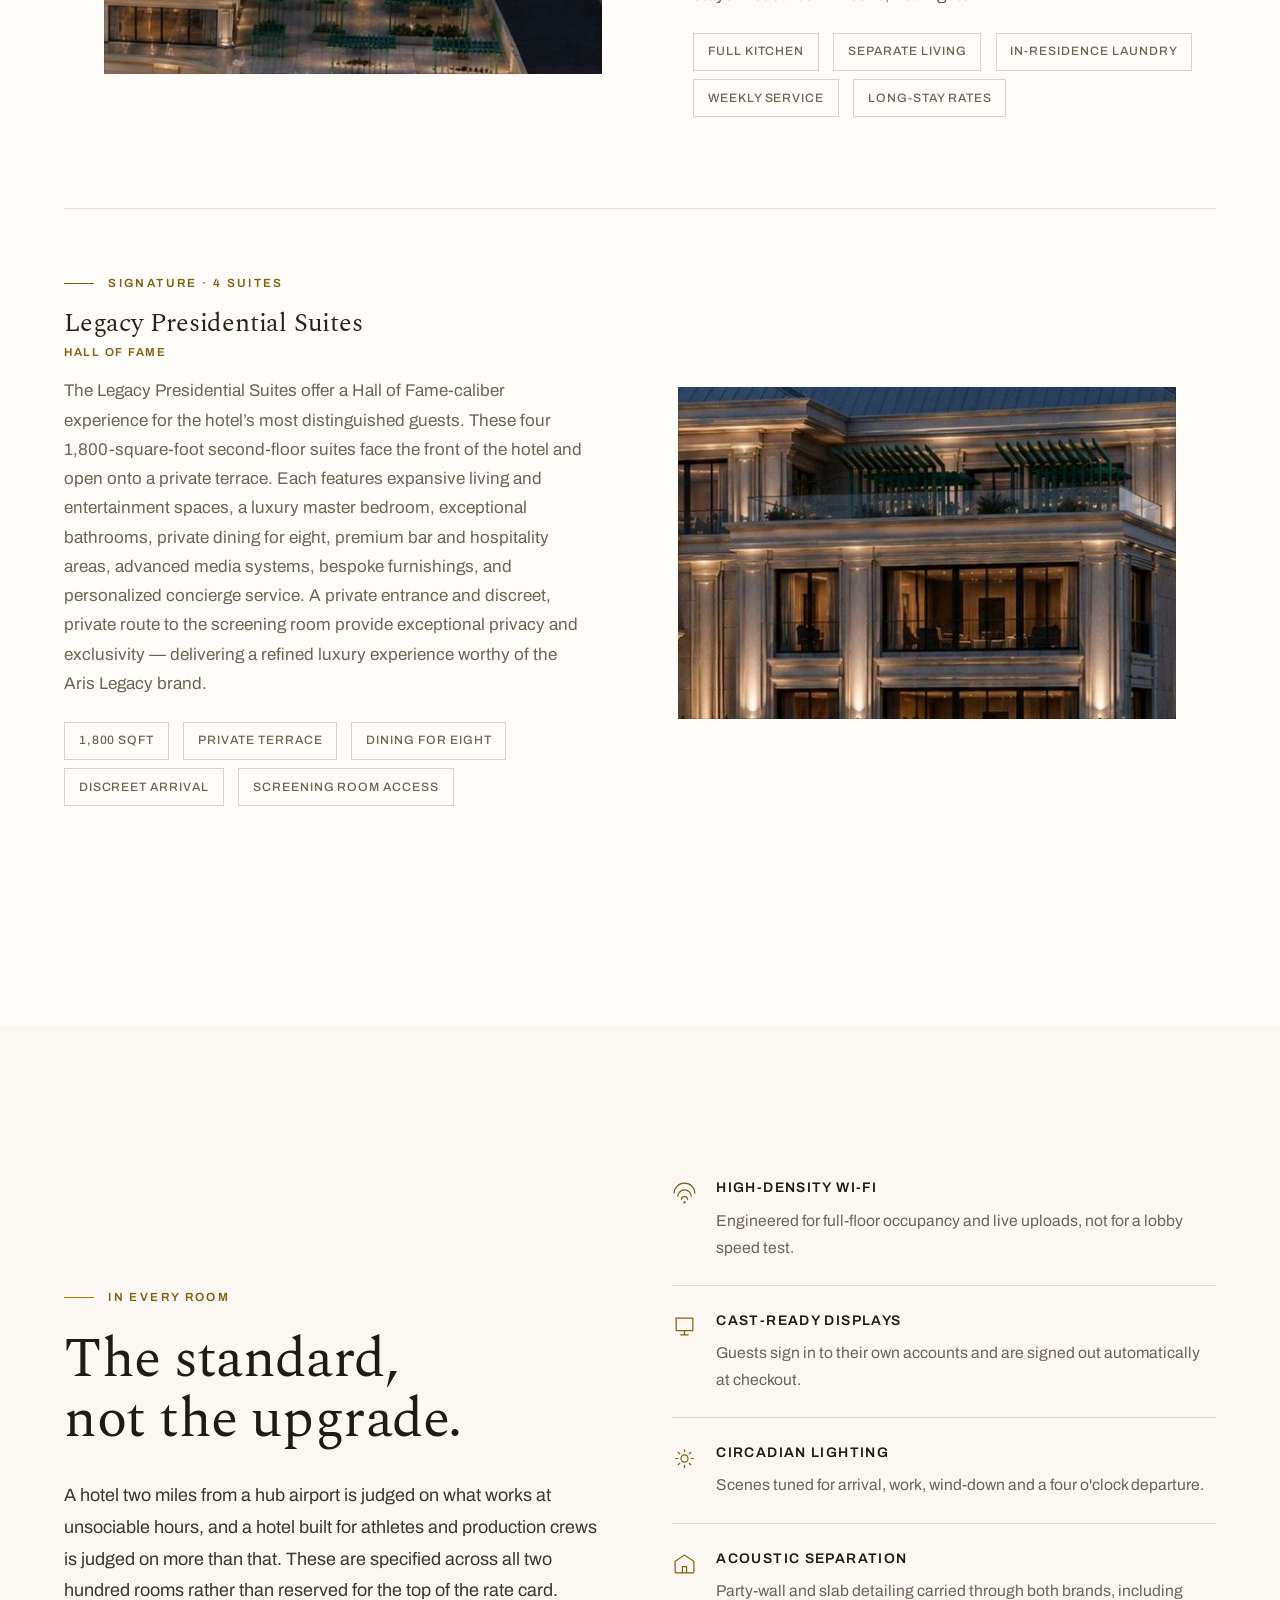
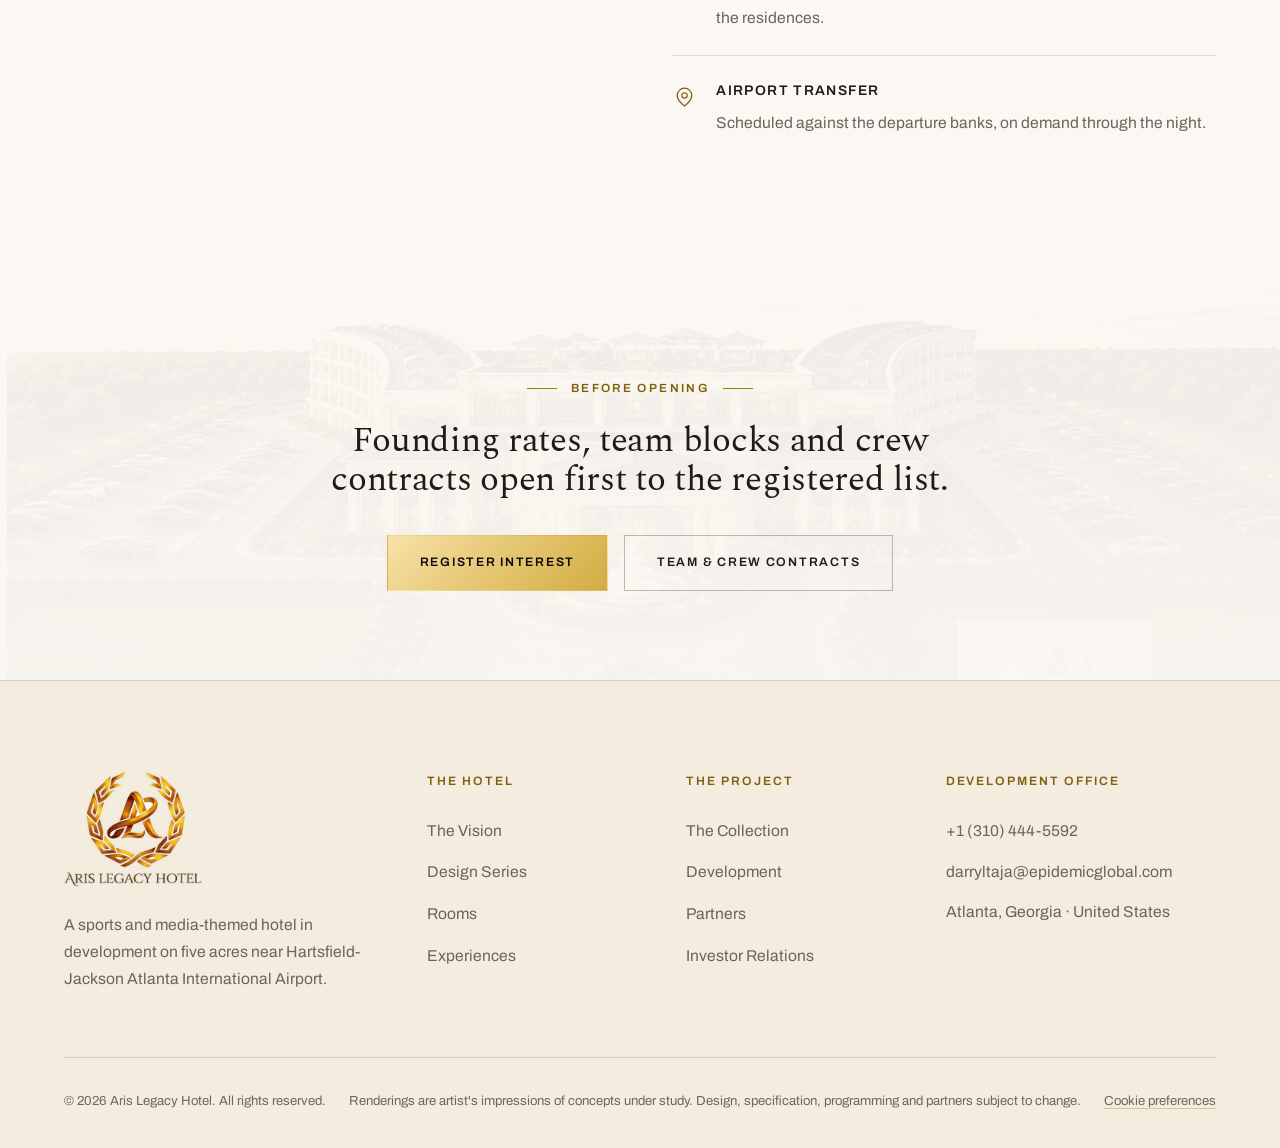
<file: accommodations.html>
<!DOCTYPE html>
<html lang="en">
<head>
<meta charset="utf-8">
<meta name="viewport" content="width=device-width,initial-scale=1">
<meta name="theme-color" content="#FBF8F3">
<title>Rooms — Aris Legacy Hotel Atlanta</title>
<meta name="description" content="150 upscale rooms, 50 extended-stay residences and four presidential suites at Aris Legacy Hotel Atlanta.">
<link rel="preconnect" href="https://fonts.googleapis.com">
<link rel="preconnect" href="https://fonts.gstatic.com" crossorigin>
<link href="https://fonts.googleapis.com/css2?family=Archivo:wght@400;500;600&family=Spectral:ital,wght@0,400;0,500;1,400&display=swap" rel="stylesheet">
<link rel="stylesheet" href="assets/css/style.css?v=20260902-sticky-menu">
<style>
/* Rooms page mobile layout lives here as well as in the shared stylesheet so
   the local file cannot be held on an outdated cached desktop grid. */
@media (max-width:820px){
  html,body{width:100%;max-width:100%;overflow-x:hidden}
  .room-phero .wrap{padding-bottom:44px}
  .room-phero .lede{max-width:34ch;line-height:1.55}

  .split,.room,.room:nth-child(even){
    display:grid;
    grid-template-columns:minmax(0,1fr);
  }
  .split{gap:30px}
  .room{gap:26px;padding-block:48px;align-items:start}
  .room:nth-child(even) .room-media{order:0}
  .room > *,.split > *{width:100%;min-width:0}

  .rooms-list .room{width:100%;margin-inline:0}
  .rooms-list .room-media{
    display:block;width:100%!important;max-width:none!important;
    margin:0!important;padding:0!important;
  }
  .room-media .figure{
    display:block;width:100%!important;height:auto;aspect-ratio:5/3;
    margin:0!important;
    background:transparent;
    box-shadow:0 10px 28px rgba(31,28,23,.1);
  }
  .room-media img{
    display:block;width:100%!important;height:100%!important;
    object-fit:cover;object-position:50% 50%;
  }
  .room-heading .room-name{white-space:normal;overflow-wrap:anywhere}
  .room .muted{font-size:1rem;line-height:1.72;overflow-wrap:anywhere}
  .room-meta{gap:8px;margin:22px 0 0}
  .room-meta li{font-size:.68rem;padding:.48rem .68rem}

  .stats{grid-template-columns:repeat(2,minmax(0,1fr))}
  .amenity{gap:16px}
  .amenity > div{min-width:0}
  .amenity p{overflow-wrap:anywhere}
}

@media (max-width:600px){
  :root{--gutter:20px}
  .nav{padding:.72rem 20px}
  .mark-logo{height:56px}
  .burger{width:44px;height:44px}

  .room-phero-media img{object-position:52% 50%;transform:none}
  .room-phero .d1{font-size:clamp(2.7rem,15vw,4.2rem)}

  .pad{padding-block:64px}
  .stats{grid-template-columns:minmax(0,1fr)}
  .stat{padding:28px 20px}

  .rooms-list > .wrap{padding-inline:20px!important}
  .rooms-list .room-media{width:100%!important;margin:0!important}
  .rooms-list .room-media .figure{width:100%!important;aspect-ratio:5/3}
  .room .eyebrow{line-height:1.5}
  .room-heading{font-size:clamp(1.8rem,9vw,2.35rem)}

  .cta .rv[style]{display:grid!important;grid-template-columns:minmax(0,1fr);gap:.75rem!important}
  .cta .btn{width:100%;white-space:normal}
  .foot-grid{grid-template-columns:minmax(0,1fr)}
  .foot-bottom{display:grid;grid-template-columns:minmax(0,1fr)}
}
</style>
</head>
<body>

<!-- ============ NAV ============ -->
<header class="nav">
  <a class="mark" href="index.html" aria-label="Aris Legacy Hotel — home">
    <img class="mark-logo" src="assets/img/logo-lockup.png" width="722" height="608" alt="Aris Legacy Hotel" decoding="async">
  </a>

  <nav aria-label="Primary">
    <ul class="nav-links">
      <li><a href="index.html">Home</a></li>
      <li><a href="the-hotel.html">The Hotel</a></li>
      <li><a href="designs.html">Designs</a></li>
      <li><a href="accommodations.html" aria-current="page">Rooms</a></li>
      <li><a href="experiences.html">Experiences</a></li>
      <li><a href="collection.html">Collection</a></li>
      <li><a href="development.html">Development</a></li>
    </ul>
  </nav>

  <div class="nav-cta">
    <a class="btn btn-sm" href="contact.html">Register Interest</a>
    <button class="burger" aria-label="Open menu" aria-expanded="false"><span></span><span></span><span></span></button>
  </div>
</header>

<nav class="drawer" aria-label="Mobile">
  <a href="index.html">Home</a>
  <a href="the-hotel.html">The Hotel</a>
  <a href="designs.html">Designs</a>
  <a href="accommodations.html" aria-current="page">Rooms</a>
  <a href="experiences.html">Experiences</a>
  <a href="collection.html">Collection</a>
  <a href="development.html">Development</a>
  <a href="contact.html">Contact</a>
  <p class="drawer-foot">Atlanta · Miami · Los Angeles</p>
</nav>

<section class="phero room-phero">
  <div class="phero-media room-phero-media">
    <img src="assets/img/rooms-hero-01.jpeg" alt="Aerial night view of Aris Legacy Hotel with illuminated Aris Legacy monument signs" fetchpriority="high">
  </div>
  <div class="wrap">
    <p class="crumb rv in"><a href="index.html">Aris Legacy</a> &nbsp;/&nbsp; Rooms</p>
    <h1 class="d1 rv in" style="max-width:17ch">Rooms</h1>
    <p class="lede rv rv-d1" style="margin-top:1.6rem">One hundred and fifty upscale rooms, fifty residences, and four suites on the second floor.</p>
  </div>
</section>

<section class="pad">
  <div class="wrap split" style="align-items:start">
    <div class="split-body rv">
      <p class="eyebrow">Dual brand</p>
      <h2 class="d2">Two hundred rooms<br>behind one door.</h2>
    </div>
    <div class="rv rv-d1">
      <p class="lede">
        Aris Legacy is planned as a dual-brand house: 150 upscale rooms for the night before a
        flight or a fixture, and 50 extended-stay residences for the season, the shoot, the trade
        and the relocation.
      </p>
      <p class="lede">
        Guests are not meant to notice the seam. One lobby, one kitchen, one team, one standard —
        an arrangement that keeps service consistent and the operation lean enough to hold that
        standard in a quiet week.
      </p>
    </div>
  </div>
</section>

<section class="deep">
  <div class="wrap-wide">
    <div class="stats">
      <div class="stat rv"><b data-count="150">150</b><small>Upscale Rooms</small></div>
      <div class="stat rv rv-d1"><b data-count="50">50</b><small>Extended-Stay Residences</small></div>
      <div class="stat rv rv-d2"><b data-count="4">4</b><small>Presidential Suites</small></div>
      <div class="stat rv rv-d3"><b data-count="200">200</b><small>Rooms in Total</small></div>
    </div>
  </div>
</section>

<section class="pad stone rooms-list">
  <div class="wrap">
    <p class="eyebrow rv">The rooms</p>
    <h2 class="d2 rv rv-d1" style="margin-bottom:clamp(20px,3vw,40px)">Four ways to stay.</h2>

    <article class="room rv">
      <div class="room-media"><figure class="figure ratio-3x2"><img src="assets/img/room-legacy-king.jpeg" alt="A Legacy King room with lounge seating, king bed and spa bathroom" loading="lazy" decoding="async"></figure></div>
      <div>
        <p class="eyebrow" style="margin-bottom:.9rem">Upscale · 120 rooms</p>
        <h3 class="d3 room-heading"><span class="room-name">The Legacy King</span><span class="room-subtitle">Starting Lineup</span></h3>
        <p class="muted" style="margin-top:1rem">
          <strong>The Legacy Rooms</strong> are the starting lineup of amenities designed for comfort and convenience, available in King and Double Queen configurations. Guests will enjoy premium bedding, spacious bathrooms, high-definition smart TVs, high-speed Wi-Fi, a dedicated workspace, in-room coffee and refreshments, luxury bath amenities, USB charging stations, and thoughtful touches that make every stay feel like a first-class experience.
        </p>
        <ul class="room-meta">
          <li>King Bed</li><li>Blackout to Crew Spec</li><li>Workstation</li><li>Rainfall Shower</li><li>Smart Controls</li>
        </ul>
      </div>
    </article>

    <article class="room rv">
      <div class="room-media"><figure class="figure ratio-3x2"><img src="assets/img/room-vip-legacy-suite.jpeg" alt="A VIP Legacy Suite with a king bed, lounge chair and work area" loading="lazy" decoding="async"></figure></div>
      <div>
        <p class="eyebrow" style="margin-bottom:.9rem">Upscale · 30 rooms</p>
        <h3 class="d3 room-heading"><span class="room-name">VIP Legacy Suites</span><span class="room-subtitle">The Champions</span></h3>
        <p class="muted" style="margin-top:1rem">
          The <strong>VIP Legacy Suites</strong> are designed for champions who expect an elevated level of luxury, privacy, and service. These spacious suites will feature separate living and sleeping areas, premium designer furnishings, upgraded bathrooms with soaking tubs or luxury showers, enhanced entertainment systems, private dining areas, wet bars, upgraded bedding and linens, curated refreshments, and exclusive VIP services designed to make every stay feel like a victory celebration.
        </p>
        <ul class="room-meta">
          <li>King Bed</li><li>Group Blocking</li><li>Extended Storage</li><li>Rainfall Shower</li>
        </ul>
      </div>
    </article>

    <article class="room rv">
      <div class="room-media"><figure class="figure ratio-3x2"><img src="assets/img/cl-guestwing.jpg" alt="Aerial night view of the Legacy Residences above the pool court" loading="lazy" decoding="async"></figure></div>
      <div>
        <p class="eyebrow" style="margin-bottom:.9rem">Extended stay · 50 residences</p>
        <h3 class="d3 room-heading"><span class="room-name">Legacy Residences</span><span class="room-subtitle">The All-Star Lineup</span></h3>
        <p class="muted" style="margin-top:1rem">
          The Legacy Residences are designed for extended stays, combining the comforts of home with luxury hotel service. Ideal for athletes, production crew, entertainment professionals, and relocating executives, each residence features expanded living and sleeping areas, upgraded furnishings, premium bedding, larger bathrooms, a full kitchen, enhanced entertainment systems, dining and work spaces, additional storage, and weekly housekeeping — built for stays measured in weeks, not nights.
        </p>
        <ul class="room-meta">
          <li>Full Kitchen</li><li>Separate Living</li><li>In-Residence Laundry</li><li>Weekly Service</li><li>Long-Stay Rates</li>
        </ul>
      </div>
    </article>

    <article class="room rv">
      <div class="room-media"><figure class="figure ratio-3x2"><img src="assets/img/cl-pergola.jpg" alt="The illuminated pergola terrace of a Legacy Presidential Suite" loading="lazy" decoding="async"></figure></div>
      <div>
        <p class="eyebrow" style="margin-bottom:.9rem">Signature · 4 suites</p>
        <h3 class="d3 room-heading"><span class="room-name">Legacy Presidential Suites</span><span class="room-subtitle">Hall of Fame</span></h3>
        <p class="muted" style="margin-top:1rem">
          The Legacy Presidential Suites offer a Hall of Fame-caliber experience for the hotel’s most distinguished guests. These four 1,800-square-foot second-floor suites face the front of the hotel and open onto a private terrace. Each features expansive living and entertainment spaces, a luxury master bedroom, exceptional bathrooms, private dining for eight, premium bar and hospitality areas, advanced media systems, bespoke furnishings, and personalized concierge service. A private entrance and discreet, private route to the screening room provide exceptional privacy and exclusivity — delivering a refined luxury experience worthy of the Aris Legacy brand.
        </p>
        <ul class="room-meta">
          <li>1,800 SQFT</li><li>Private Terrace</li><li>Dining for Eight</li><li>Discreet Arrival</li><li>Screening Room Access</li>
        </ul>
      </div>
    </article>
  </div>
</section>

<section class="pad">
  <div class="wrap split">
    <div class="split-body rv">
      <p class="eyebrow">In every room</p>
      <h2 class="d2">The standard,<br>not the upgrade.</h2>
      <p class="lede" style="margin-top:1.8rem">
        A hotel two miles from a hub airport is judged on what works at unsociable hours, and a
        hotel built for athletes and production crews is judged on more than that. These are
        specified across all two hundred rooms rather than reserved for the top of the rate card.
      </p>
    </div>
    <div class="rv rv-d1">
      <div class="amenity"><svg viewBox="0 0 24 24"><path d="M2 12a10 10 0 0120 0M5.5 15a6.5 6.5 0 0113 0M9 18a3 3 0 016 0"/><circle cx="12" cy="20.5" r=".6"/></svg>
        <div><h4>High-density Wi-Fi</h4><p>Engineered for full-floor occupancy and live uploads, not for a lobby speed test.</p></div></div>
      <div class="amenity"><svg viewBox="0 0 24 24"><path d="M4 4h16v12H4zM8 20h8M12 16v4"/></svg>
        <div><h4>Cast-ready displays</h4><p>Guests sign in to their own accounts and are signed out automatically at checkout.</p></div></div>
      <div class="amenity"><svg viewBox="0 0 24 24"><path d="M12 3v3M12 18v3M3 12h3M18 12h3M5.6 5.6l2.1 2.1M16.3 16.3l2.1 2.1M18.4 5.6l-2.1 2.1M7.7 16.3l-2.1 2.1"/><circle cx="12" cy="12" r="3.4"/></svg>
        <div><h4>Circadian lighting</h4><p>Scenes tuned for arrival, work, wind-down and a four o'clock departure.</p></div></div>
      <div class="amenity"><svg viewBox="0 0 24 24"><path d="M3 20V9l9-6 9 6v11M3 20h18M10 20v-6h4v6"/></svg>
        <div><h4>Acoustic separation</h4><p>Party-wall and slab detailing carried through both brands, including the residences.</p></div></div>
      <div class="amenity" style="border-bottom:0"><svg viewBox="0 0 24 24"><path d="M12 21s7-4.6 7-10a7 7 0 10-14 0c0 5.4 7 10 7 10z"/><circle cx="12" cy="11" r="2.6"/></svg>
        <div><h4>Airport transfer</h4><p>Scheduled against the departure banks, on demand through the night.</p></div></div>
    </div>
  </div>
</section>

<section class="pad-sm cta">
  <div class="cta-bg"><img src="assets/img/s1-aerial-dusk.jpg" alt="" loading="lazy" decoding="async"></div>
  <div class="wrap">
    <p class="eyebrow center rv">Before opening</p>
    <h2 class="d3 rv rv-d1">Founding rates, team blocks and crew<br>contracts open first to the registered list.</h2>
    <div class="rv rv-d2" style="display:flex;gap:1rem;justify-content:center;flex-wrap:wrap;margin-top:2.2rem">
      <a class="btn btn-solid" href="contact.html">Register Interest</a>
      <a class="btn btn-ghost" href="contact.html#groups">Team &amp; Crew Contracts</a>
    </div>
  </div>
</section>

<!-- ============ FOOTER ============ -->
<footer>
  <div class="wrap">
    <div class="foot-grid">
      <div class="foot">
        <a class="mark" href="index.html" style="margin-bottom:1.6rem" aria-label="Aris Legacy Hotel">
          <img class="mark-logo" src="assets/img/logo-lockup.png" width="722" height="608" alt="Aris Legacy Hotel" decoding="async">
        </a>
        <p style="max-width:34ch">A sports and media-themed hotel in development on five acres near
          Hartsfield-Jackson Atlanta International Airport.</p>
      </div>

      <div class="foot">
        <h5>The Hotel</h5>
        <ul>
          <li><a href="the-hotel.html">The Vision</a></li>
          <li><a href="designs.html">Design Series</a></li>
          <li><a href="accommodations.html">Rooms</a></li>
          <li><a href="experiences.html">Experiences</a></li>
        </ul>
      </div>

      <div class="foot">
        <h5>The Project</h5>
        <ul>
          <li><a href="collection.html">The Collection</a></li>
          <li><a href="development.html">Development</a></li>
          <li><a href="development.html#partners">Partners</a></li>
          <li><a href="development.html#investors">Investor Relations</a></li>
        </ul>
      </div>

      <div class="foot">
        <h5>Development Office</h5>
        <ul>
          <li><a href="tel:+13104445592">+1 (310) 444-5592</a></li>
          <li><a href="mailto:darryltaja@epidemicglobal.com">darryltaja@epidemicglobal.com</a></li>
          <li><p>Atlanta, Georgia · United States</p></li>
        </ul>
      </div>
    </div>

    <div class="foot-bottom">
      <span>&copy; <span data-year>2026</span> Aris Legacy Hotel. All rights reserved.</span>
      <span>Renderings are artist's impressions of concepts under study. Design, specification,
        programming and partners subject to change.</span>
      <span><button class="cookie-link" type="button" data-cookie-reopen>Cookie preferences</button></span>
    </div>
  </div>
</footer>


<!-- ============ COOKIE NOTICE ============ -->
<div class="cookie" id="cookie-notice" role="dialog" aria-modal="false"
     aria-labelledby="cookie-h" aria-describedby="cookie-p" hidden>
  <h2 id="cookie-h">Cookies</h2>
  <p id="cookie-p">
    One cookie remembers your choice. Accept and we would also use analytics
    cookies to see how the site is used — nothing sold or shared.
  </p>
  <div class="cookie-act">
    <button class="btn btn-solid btn-sm" type="button" data-consent="all">Accept</button>
    <button class="btn btn-ghost btn-sm" type="button" data-consent="essential">Essential only</button>
  </div>
</div>

<script src="assets/js/main.js"></script>
</body>
</html>
</file>
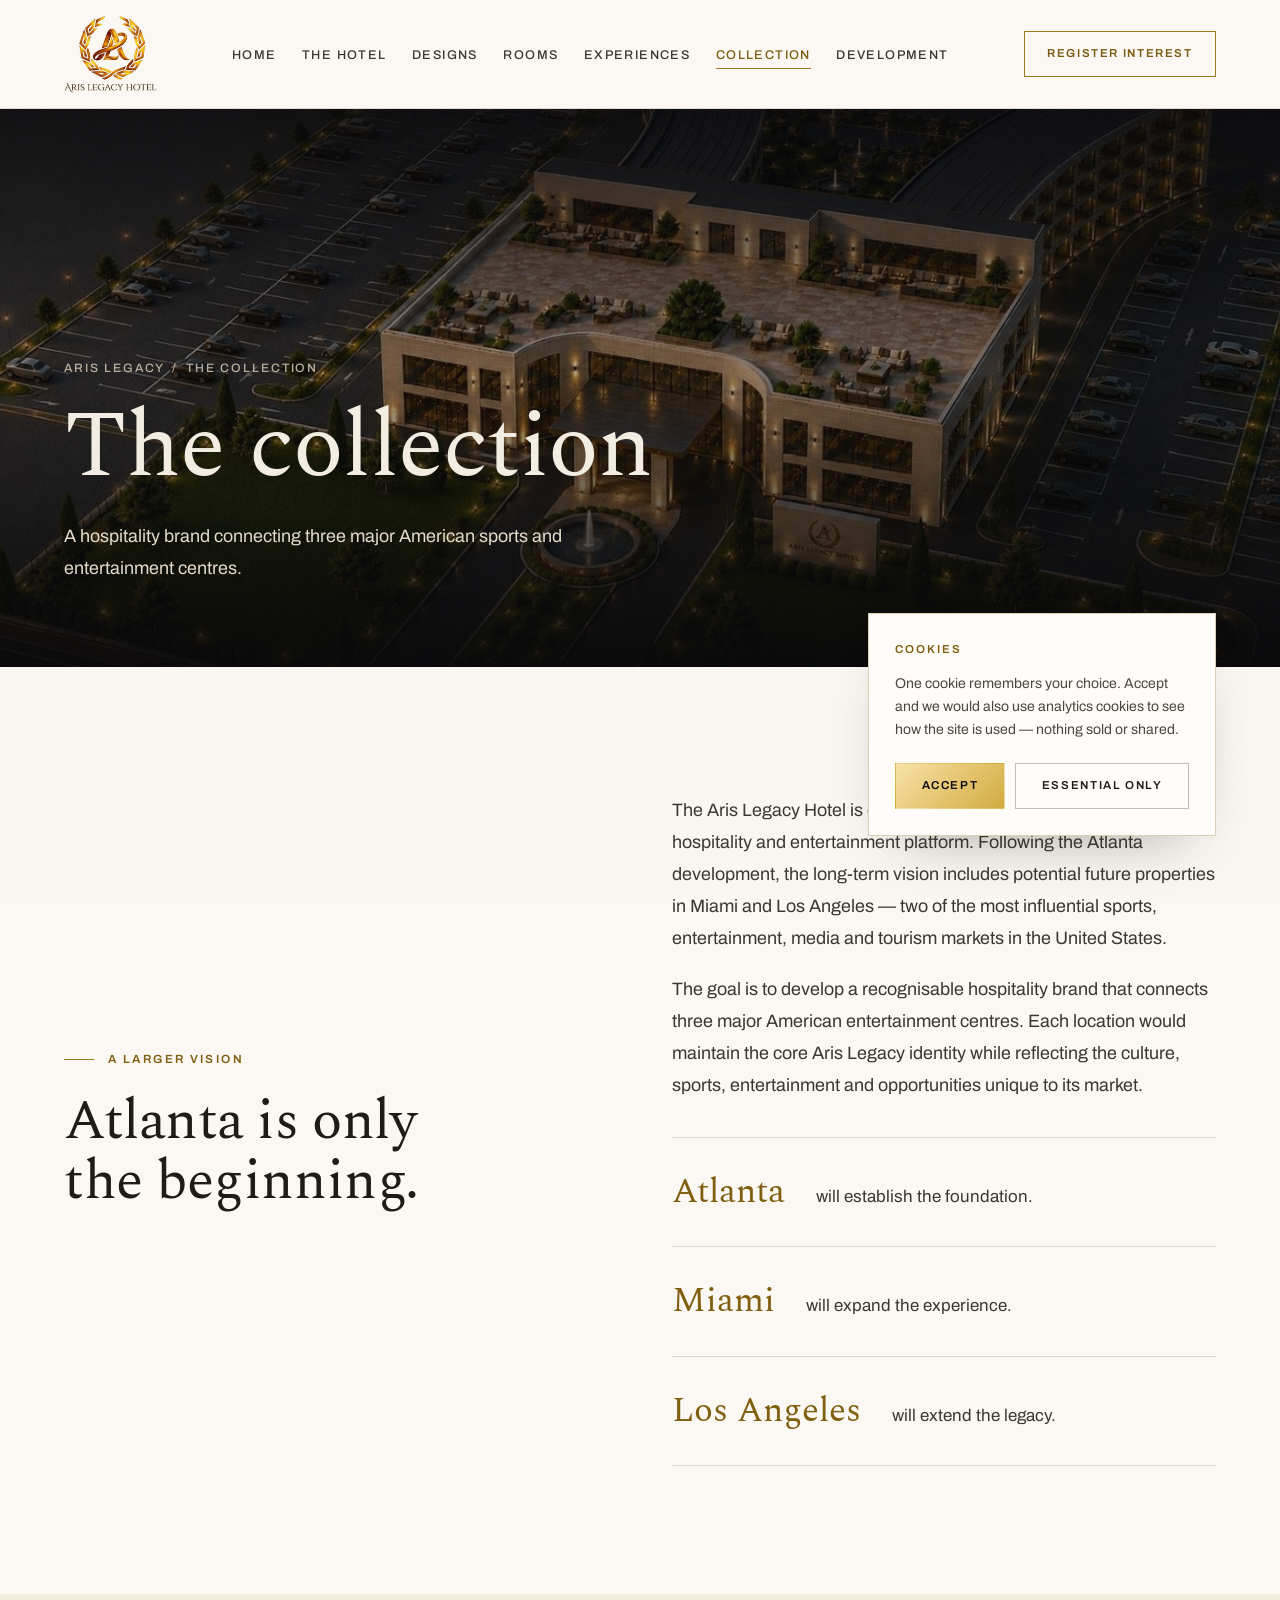
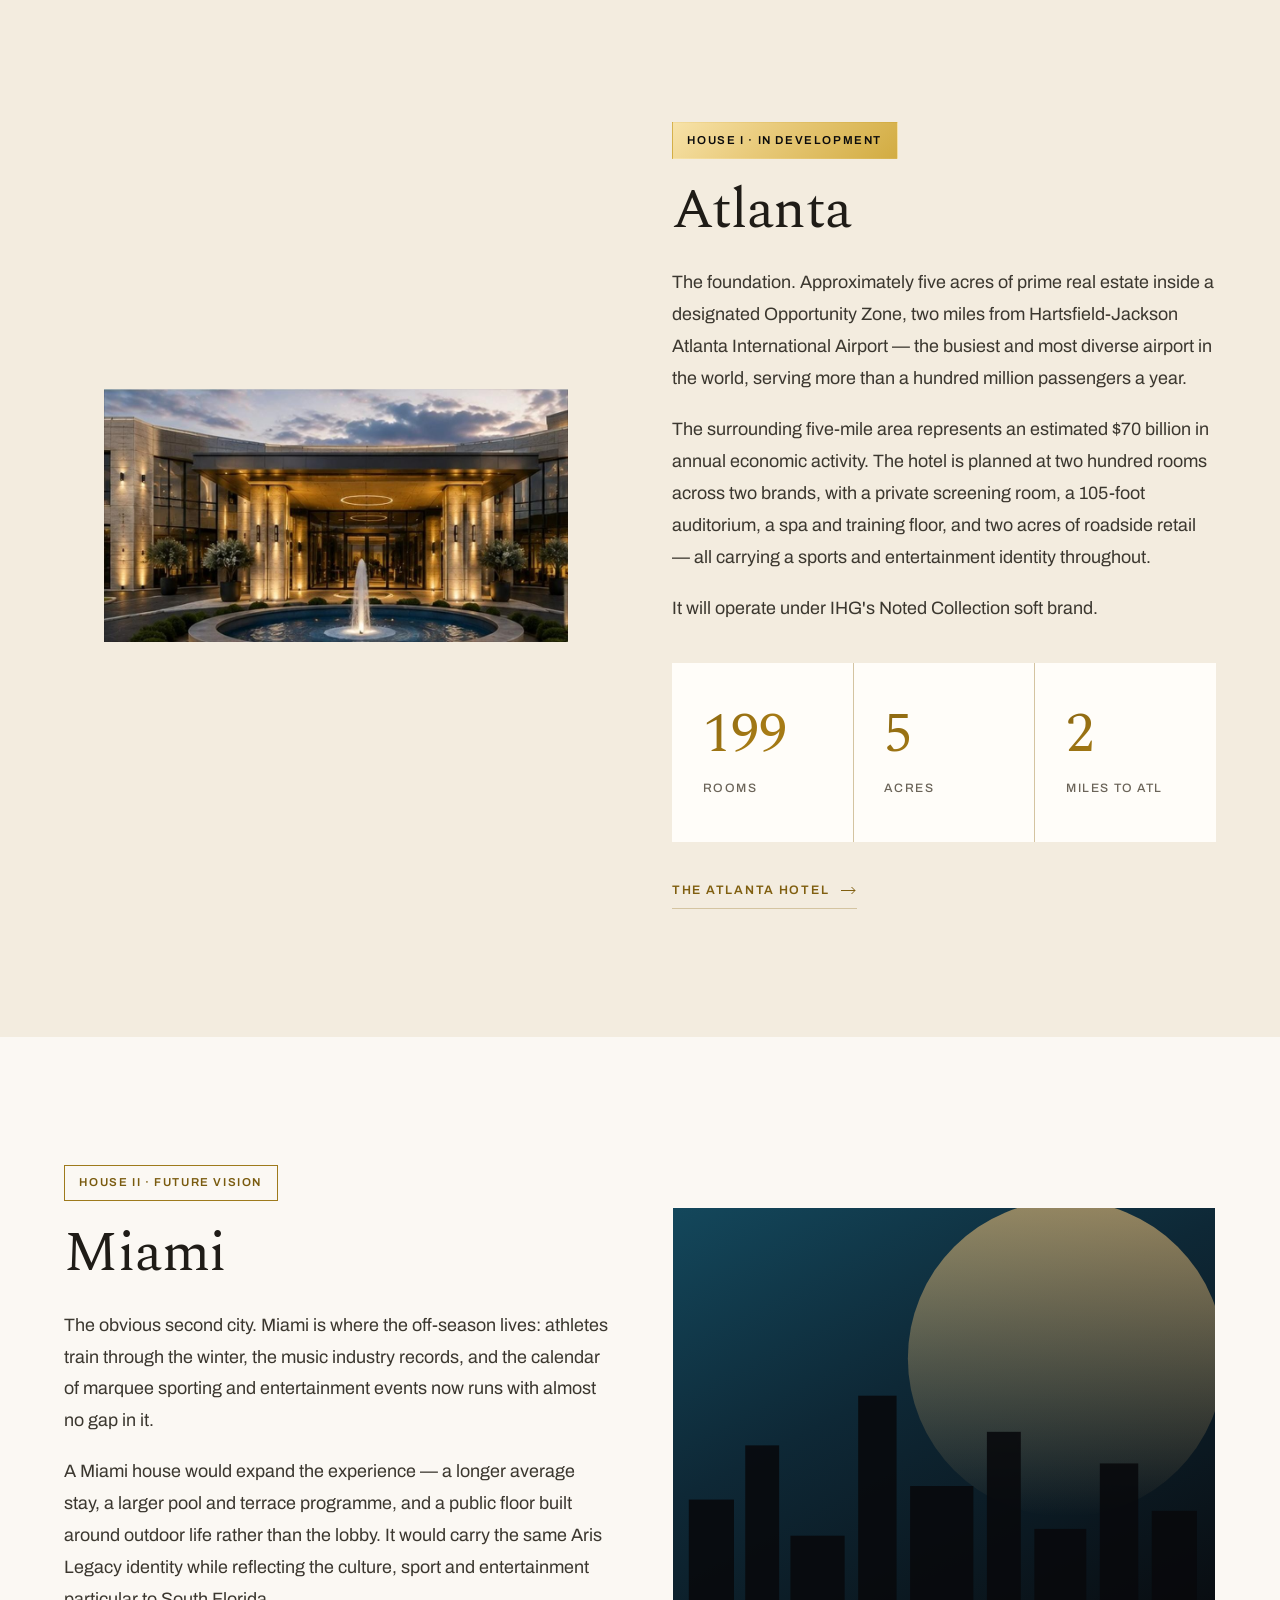
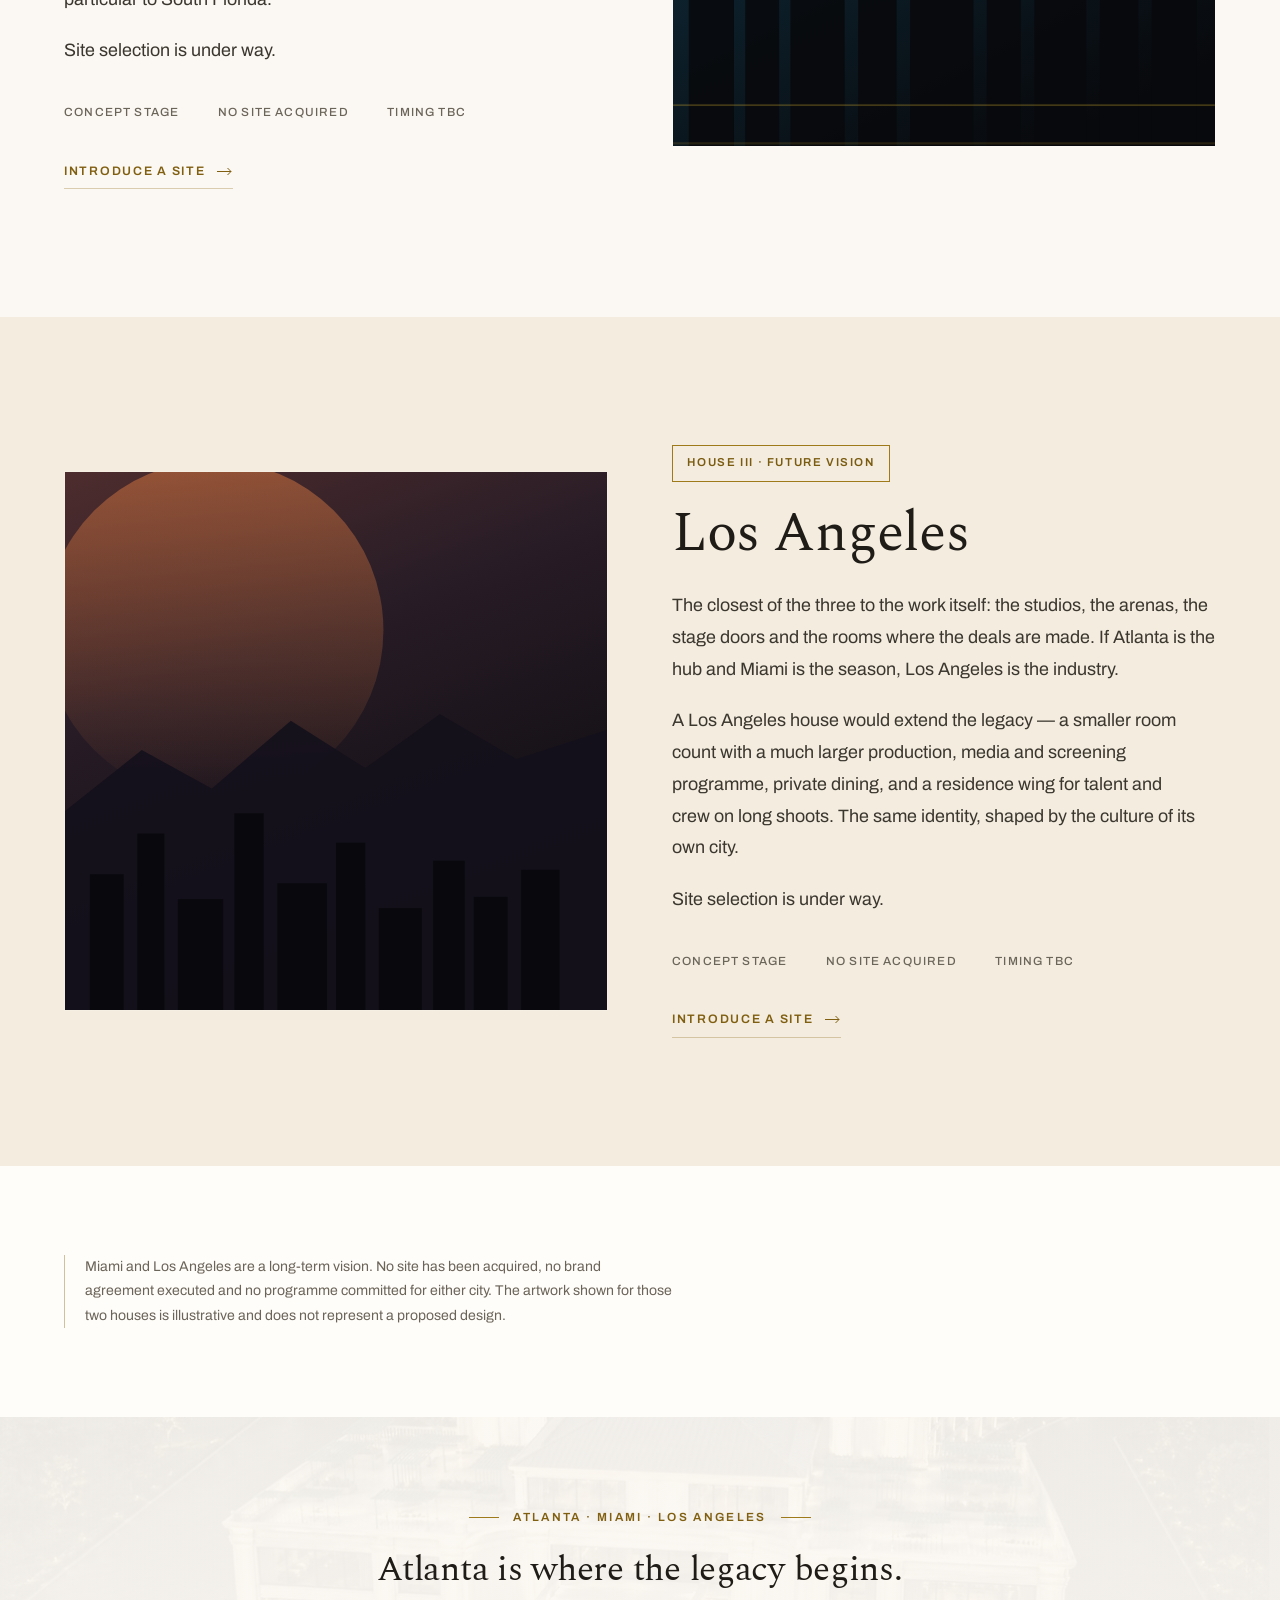
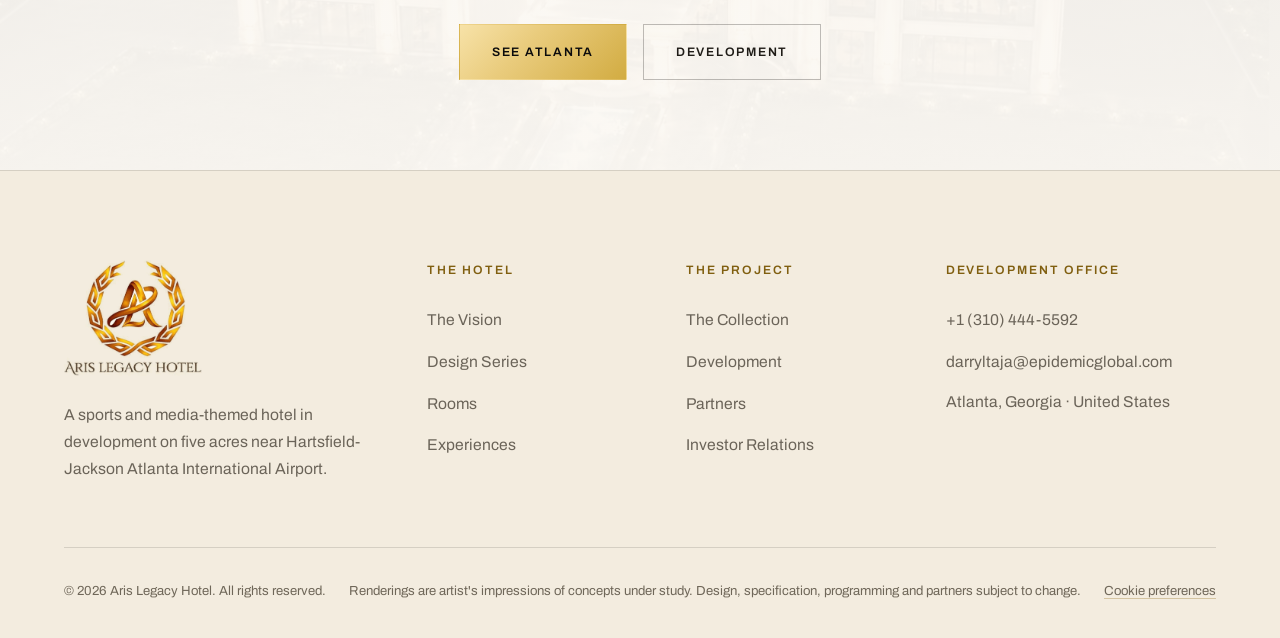
<file: collection.html>
<!DOCTYPE html>
<html lang="en">
<head>
<meta charset="utf-8">
<meta name="viewport" content="width=device-width,initial-scale=1">
<meta name="theme-color" content="#FBF8F3">
<title>The Collection — Aris Legacy Hotels</title>
<meta name="description" content="Atlanta establishes the foundation, Miami expands the experience, Los Angeles extends the legacy. Miami and Los Angeles remain a long-term vision.">
<link rel="preconnect" href="https://fonts.googleapis.com">
<link rel="preconnect" href="https://fonts.gstatic.com" crossorigin>
<link href="https://fonts.googleapis.com/css2?family=Archivo:wght@400;500;600&family=Spectral:ital,wght@0,400;0,500;1,400&display=swap" rel="stylesheet">
<link rel="stylesheet" href="assets/css/style.css?v=20260902-sticky-menu">
</head>
<body>

<!-- ============ NAV ============ -->
<header class="nav">
  <a class="mark" href="index.html" aria-label="Aris Legacy Hotel — home">
    <img class="mark-logo" src="assets/img/logo-lockup.png" width="722" height="608" alt="Aris Legacy Hotel" decoding="async">
  </a>

  <nav aria-label="Primary">
    <ul class="nav-links">
      <li><a href="index.html">Home</a></li>
      <li><a href="the-hotel.html">The Hotel</a></li>
      <li><a href="designs.html">Designs</a></li>
      <li><a href="accommodations.html">Rooms</a></li>
      <li><a href="experiences.html">Experiences</a></li>
      <li><a href="collection.html" aria-current="page">Collection</a></li>
      <li><a href="development.html">Development</a></li>
    </ul>
  </nav>

  <div class="nav-cta">
    <a class="btn btn-sm" href="contact.html">Register Interest</a>
    <button class="burger" aria-label="Open menu" aria-expanded="false"><span></span><span></span><span></span></button>
  </div>
</header>

<nav class="drawer" aria-label="Mobile">
  <a href="index.html">Home</a>
  <a href="the-hotel.html">The Hotel</a>
  <a href="designs.html">Designs</a>
  <a href="accommodations.html">Rooms</a>
  <a href="experiences.html">Experiences</a>
  <a href="collection.html" aria-current="page">Collection</a>
  <a href="development.html">Development</a>
  <a href="contact.html">Contact</a>
  <p class="drawer-foot">Atlanta · Miami · Los Angeles</p>
</nav>

<section class="phero">
  <div class="phero-media"><img src="assets/img/s3-aerial-parking.jpg" alt="An Aris Legacy hotel site seen from the air at night" fetchpriority="high"></div>
  <div class="wrap">
    <p class="crumb rv in"><a href="index.html">Aris Legacy</a> &nbsp;/&nbsp; The Collection</p>
    <h1 class="d1 rv in" style="max-width:17ch">The collection</h1>
    <p class="lede rv rv-d1" style="margin-top:1.6rem">A hospitality brand connecting three major American sports and entertainment centres.</p>
  </div>
</section>

<section class="pad">
  <div class="wrap split">
    <div class="split-body rv">
      <p class="eyebrow">A larger vision</p>
      <h2 class="d2">Atlanta is only<br>the beginning.</h2>
    </div>
    <div class="rv rv-d1">
      <p class="lede">
        The Aris Legacy Hotel is envisioned as the beginning of a larger hospitality and
        entertainment platform. Following the Atlanta development, the long-term vision includes
        potential future properties in Miami and Los Angeles — two of the most influential sports,
        entertainment, media and tourism markets in the United States.
      </p>
      <p class="lede">
        The goal is to develop a recognisable hospitality brand that connects three major American
        entertainment centres. Each location would maintain the core Aris Legacy identity while
        reflecting the culture, sports, entertainment and opportunities unique to its market.
      </p>
      <ul class="ladder" style="margin-top:2.2rem">
        <li><span class="city-n">Atlanta</span><p class="city-t">will establish the foundation.</p></li>
        <li><span class="city-n">Miami</span><p class="city-t">will expand the experience.</p></li>
        <li><span class="city-n">Los&nbsp;Angeles</span><p class="city-t">will extend the legacy.</p></li>
      </ul>
    </div>
  </div>
</section>

<section class="pad deep" id="atlanta" style="scroll-margin-top:118px">
  <div class="wrap-wide split" style="align-items:center">
    <div class="split-media rv">
      <figure class="figure" style="aspect-ratio:1050 / 571" data-lb="assets/img/s3-entrance.jpg" data-cap="Aris Legacy Hotel Atlanta entrance at night">
        <img src="assets/img/s3-entrance.jpg" alt="Aris Legacy Hotel Atlanta entrance at night" loading="lazy" decoding="async">
      </figure>
    </div>
    <div class="split-body rv rv-d1">
      <span class="badge live" style="display:inline-block;margin-bottom:1.4rem">House I · In Development</span>
      <h2 class="d2">Atlanta</h2>
      <p class="lede" style="margin-top:1.6rem">
        The foundation. Approximately five acres of prime real estate inside a designated
        Opportunity Zone, two miles from Hartsfield-Jackson Atlanta International Airport — the
        busiest and most diverse airport in the world, serving more than a hundred million
        passengers a year.
      </p>
      <p class="lede">
        The surrounding five-mile area represents an estimated $70 billion in annual economic
        activity. The hotel is planned at two hundred rooms across two brands, with a private
        screening room, a 105-foot auditorium, a spa and training floor, and two acres of roadside
        retail — all carrying a sports and entertainment identity throughout.
      </p>
      <p class="lede">
        It will operate under IHG's Noted Collection soft brand.
      </p>
      <div class="stats" style="margin:2.4rem 0 2rem;grid-template-columns:repeat(3,1fr)">
        <div class="stat"><b data-count="200">200</b><small>Rooms</small></div>
        <div class="stat"><b data-count="5">5</b><small>Acres</small></div>
        <div class="stat"><b data-count="2">2</b><small>Miles to ATL</small></div>
      </div>
      <a class="link-arrow" href="the-hotel.html">The Atlanta hotel <svg viewBox="0 0 16 9" fill="none" stroke="currentColor" stroke-width="1"><path d="M0 4.5h14M10.5 1l3.5 3.5L10.5 8"/></svg></a>
    </div>
  </div>
</section>

<section class="pad" id="miami" style="scroll-margin-top:118px">
  <div class="wrap-wide split rev" style="align-items:center">
    <div class="split-media rv">
      <div class="city" style="min-height:clamp(420px,60vh,620px);pointer-events:none">
        <div class="city-art">
          <svg viewBox="0 0 480 620" preserveAspectRatio="xMidYMid slice" role="img"
               aria-label="An illustration standing in for the Miami house, which has no design yet">
            <defs>
              <linearGradient id="mia2" x1="0" y1="0" x2="0.4" y2="1">
                <stop offset="0%" stop-color="#155066"/><stop offset="46%" stop-color="#0E2836"/><stop offset="100%" stop-color="#08090C"/>
              </linearGradient>
              <linearGradient id="miaSun2" x1="0" y1="0" x2="0" y2="1">
                <stop offset="0%" stop-color="#EFC077" stop-opacity=".6"/><stop offset="100%" stop-color="#EFC077" stop-opacity="0"/>
              </linearGradient>
            </defs>
            <rect width="480" height="620" fill="url(#mia2)"/>
            <circle cx="348" cy="205" r="140" fill="url(#miaSun2)"/>
            <g fill="#08090C" opacity=".88">
              <rect x="14" y="330" width="40" height="290"/><rect x="64" y="282" width="30" height="338"/>
              <rect x="104" y="362" width="48" height="258"/><rect x="164" y="238" width="34" height="382"/>
              <rect x="210" y="318" width="56" height="302"/><rect x="278" y="270" width="30" height="350"/>
              <rect x="320" y="356" width="46" height="264"/><rect x="378" y="298" width="34" height="322"/>
              <rect x="424" y="340" width="40" height="280"/>
            </g>
            <g stroke="#CBA630" stroke-width="1" opacity=".42">
              <path d="M0 512h480"/><path d="M0 546h480" opacity=".6"/><path d="M0 578h480" opacity=".35"/>
            </g>
          </svg>
        </div>
      </div>
    </div>
    <div class="split-body rv rv-d1">
      <span class="badge" style="display:inline-block;margin-bottom:1.4rem">House II · Future Vision</span>
      <h2 class="d2">Miami</h2>
      <p class="lede" style="margin-top:1.6rem">
        The obvious second city. Miami is where the off-season lives: athletes train through the
        winter, the music industry records, and the calendar of marquee sporting and entertainment
        events now runs with almost no gap in it.
      </p>
      <p class="lede">
        A Miami house would expand the experience — a longer average stay, a larger pool and
        terrace programme, and a public floor built around outdoor life rather than the lobby. It
        would carry the same Aris Legacy identity while reflecting the culture, sport and
        entertainment particular to South Florida.
      </p>
      <p class="lede">Site selection is under way.</p>
      <div class="city-meta" style="margin:2.2rem 0 2rem;gap:2.4rem">
        <span>Concept Stage</span><span>No Site Acquired</span><span>Timing TBC</span>
      </div>
      <a class="link-arrow" href="contact.html#development">Introduce a site <svg viewBox="0 0 16 9" fill="none" stroke="currentColor" stroke-width="1"><path d="M0 4.5h14M10.5 1l3.5 3.5L10.5 8"/></svg></a>
    </div>
  </div>
</section>

<section class="pad deep" id="losangeles" style="scroll-margin-top:118px">
  <div class="wrap-wide split" style="align-items:center">
    <div class="split-media rv">
      <div class="city" style="min-height:clamp(420px,60vh,620px);pointer-events:none">
        <div class="city-art">
          <svg viewBox="0 0 480 620" preserveAspectRatio="xMidYMid slice" role="img"
               aria-label="An illustration standing in for the Los Angeles house, which has no design yet">
            <defs>
              <linearGradient id="la2" x1="0" y1="0" x2="0.3" y2="1">
                <stop offset="0%" stop-color="#5A3230"/><stop offset="44%" stop-color="#281C26"/><stop offset="100%" stop-color="#08090C"/>
              </linearGradient>
              <linearGradient id="laSun2" x1="0" y1="0" x2="0" y2="1">
                <stop offset="0%" stop-color="#E07C42" stop-opacity=".5"/><stop offset="100%" stop-color="#E07C42" stop-opacity="0"/>
              </linearGradient>
            </defs>
            <rect width="480" height="620" fill="url(#la2)"/>
            <circle cx="132" cy="212" r="150" fill="url(#laSun2)"/>
            <path d="M0 372 L68 318 L130 352 L200 292 L266 334 L332 286 L400 326 L480 300 L480 620 L0 620 Z" fill="#14111C" opacity=".92"/>
            <g fill="#08090C" opacity=".9">
              <rect x="22" y="428" width="30" height="192"/><rect x="64" y="392" width="24" height="228"/>
              <rect x="100" y="450" width="40" height="170"/><rect x="150" y="374" width="26" height="246"/>
              <rect x="188" y="436" width="44" height="184"/><rect x="240" y="400" width="26" height="220"/>
              <rect x="278" y="458" width="38" height="162"/><rect x="326" y="416" width="28" height="204"/>
              <rect x="362" y="448" width="30" height="172"/><rect x="404" y="424" width="34" height="196"/>
            </g>
            <g stroke="#CBA630" stroke-width="1" opacity=".4"><path d="M0 556h480"/><path d="M0 588h480" opacity=".6"/></g>
          </svg>
        </div>
      </div>
    </div>
    <div class="split-body rv rv-d1">
      <span class="badge" style="display:inline-block;margin-bottom:1.4rem">House III · Future Vision</span>
      <h2 class="d2">Los Angeles</h2>
      <p class="lede" style="margin-top:1.6rem">
        The closest of the three to the work itself: the studios, the arenas, the stage doors and
        the rooms where the deals are made. If Atlanta is the hub and Miami is the season, Los
        Angeles is the industry.
      </p>
      <p class="lede">
        A Los Angeles house would extend the legacy — a smaller room count with a much larger
        production, media and screening programme, private dining, and a residence wing for talent
        and crew on long shoots. The same identity, shaped by the culture of its own city.
      </p>
      <p class="lede">Site selection is under way.</p>
      <div class="city-meta" style="margin:2.2rem 0 2rem;gap:2.4rem">
        <span>Concept Stage</span><span>No Site Acquired</span><span>Timing TBC</span>
      </div>
      <a class="link-arrow" href="contact.html#development">Introduce a site <svg viewBox="0 0 16 9" fill="none" stroke="currentColor" stroke-width="1"><path d="M0 4.5h14M10.5 1l3.5 3.5L10.5 8"/></svg></a>
    </div>
  </div>
</section>

<section class="pad-sm stone">
  <div class="wrap">
    <p class="disclaim rv">
      Miami and Los Angeles are a long-term vision. No site has been acquired, no brand agreement
      executed and no programme committed for either city. The artwork shown for those two houses is
      illustrative and does not represent a proposed design.
    </p>
  </div>
</section>

<section class="pad-sm cta">
  <div class="cta-bg"><img src="assets/img/s2-aerial-night.jpg" alt="" loading="lazy" decoding="async"></div>
  <div class="wrap">
    <p class="eyebrow center rv">Atlanta · Miami · Los Angeles</p>
    <h2 class="d3 rv rv-d1">Atlanta is where the legacy begins.</h2>
    <div class="rv rv-d2" style="display:flex;gap:1rem;justify-content:center;flex-wrap:wrap;margin-top:2.2rem">
      <a class="btn btn-solid" href="the-hotel.html">See Atlanta</a>
      <a class="btn btn-ghost" href="development.html">Development</a>
    </div>
  </div>
</section>

<!-- ============ FOOTER ============ -->
<footer>
  <div class="wrap">
    <div class="foot-grid">
      <div class="foot">
        <a class="mark" href="index.html" style="margin-bottom:1.6rem" aria-label="Aris Legacy Hotel">
          <img class="mark-logo" src="assets/img/logo-lockup.png" width="722" height="608" alt="Aris Legacy Hotel" decoding="async">
        </a>
        <p style="max-width:34ch">A sports and media-themed hotel in development on five acres near
          Hartsfield-Jackson Atlanta International Airport.</p>
      </div>

      <div class="foot">
        <h5>The Hotel</h5>
        <ul>
          <li><a href="the-hotel.html">The Vision</a></li>
          <li><a href="designs.html">Design Series</a></li>
          <li><a href="accommodations.html">Rooms</a></li>
          <li><a href="experiences.html">Experiences</a></li>
        </ul>
      </div>

      <div class="foot">
        <h5>The Project</h5>
        <ul>
          <li><a href="collection.html">The Collection</a></li>
          <li><a href="development.html">Development</a></li>
          <li><a href="development.html#partners">Partners</a></li>
          <li><a href="development.html#investors">Investor Relations</a></li>
        </ul>
      </div>

      <div class="foot">
        <h5>Development Office</h5>
        <ul>
          <li><a href="tel:+13104445592">+1 (310) 444-5592</a></li>
          <li><a href="mailto:darryltaja@epidemicglobal.com">darryltaja@epidemicglobal.com</a></li>
          <li><p>Atlanta, Georgia · United States</p></li>
        </ul>
      </div>
    </div>

    <div class="foot-bottom">
      <span>&copy; <span data-year>2026</span> Aris Legacy Hotel. All rights reserved.</span>
      <span>Renderings are artist's impressions of concepts under study. Design, specification,
        programming and partners subject to change.</span>
      <span><button class="cookie-link" type="button" data-cookie-reopen>Cookie preferences</button></span>
    </div>
  </div>
</footer>


<!-- ============ COOKIE NOTICE ============ -->
<div class="cookie" id="cookie-notice" role="dialog" aria-modal="false"
     aria-labelledby="cookie-h" aria-describedby="cookie-p" hidden>
  <h2 id="cookie-h">Cookies</h2>
  <p id="cookie-p">
    One cookie remembers your choice. Accept and we would also use analytics
    cookies to see how the site is used — nothing sold or shared.
  </p>
  <div class="cookie-act">
    <button class="btn btn-solid btn-sm" type="button" data-consent="all">Accept</button>
    <button class="btn btn-ghost btn-sm" type="button" data-consent="essential">Essential only</button>
  </div>
</div>

<script src="assets/js/main.js"></script>
</body>
</html>
</file>
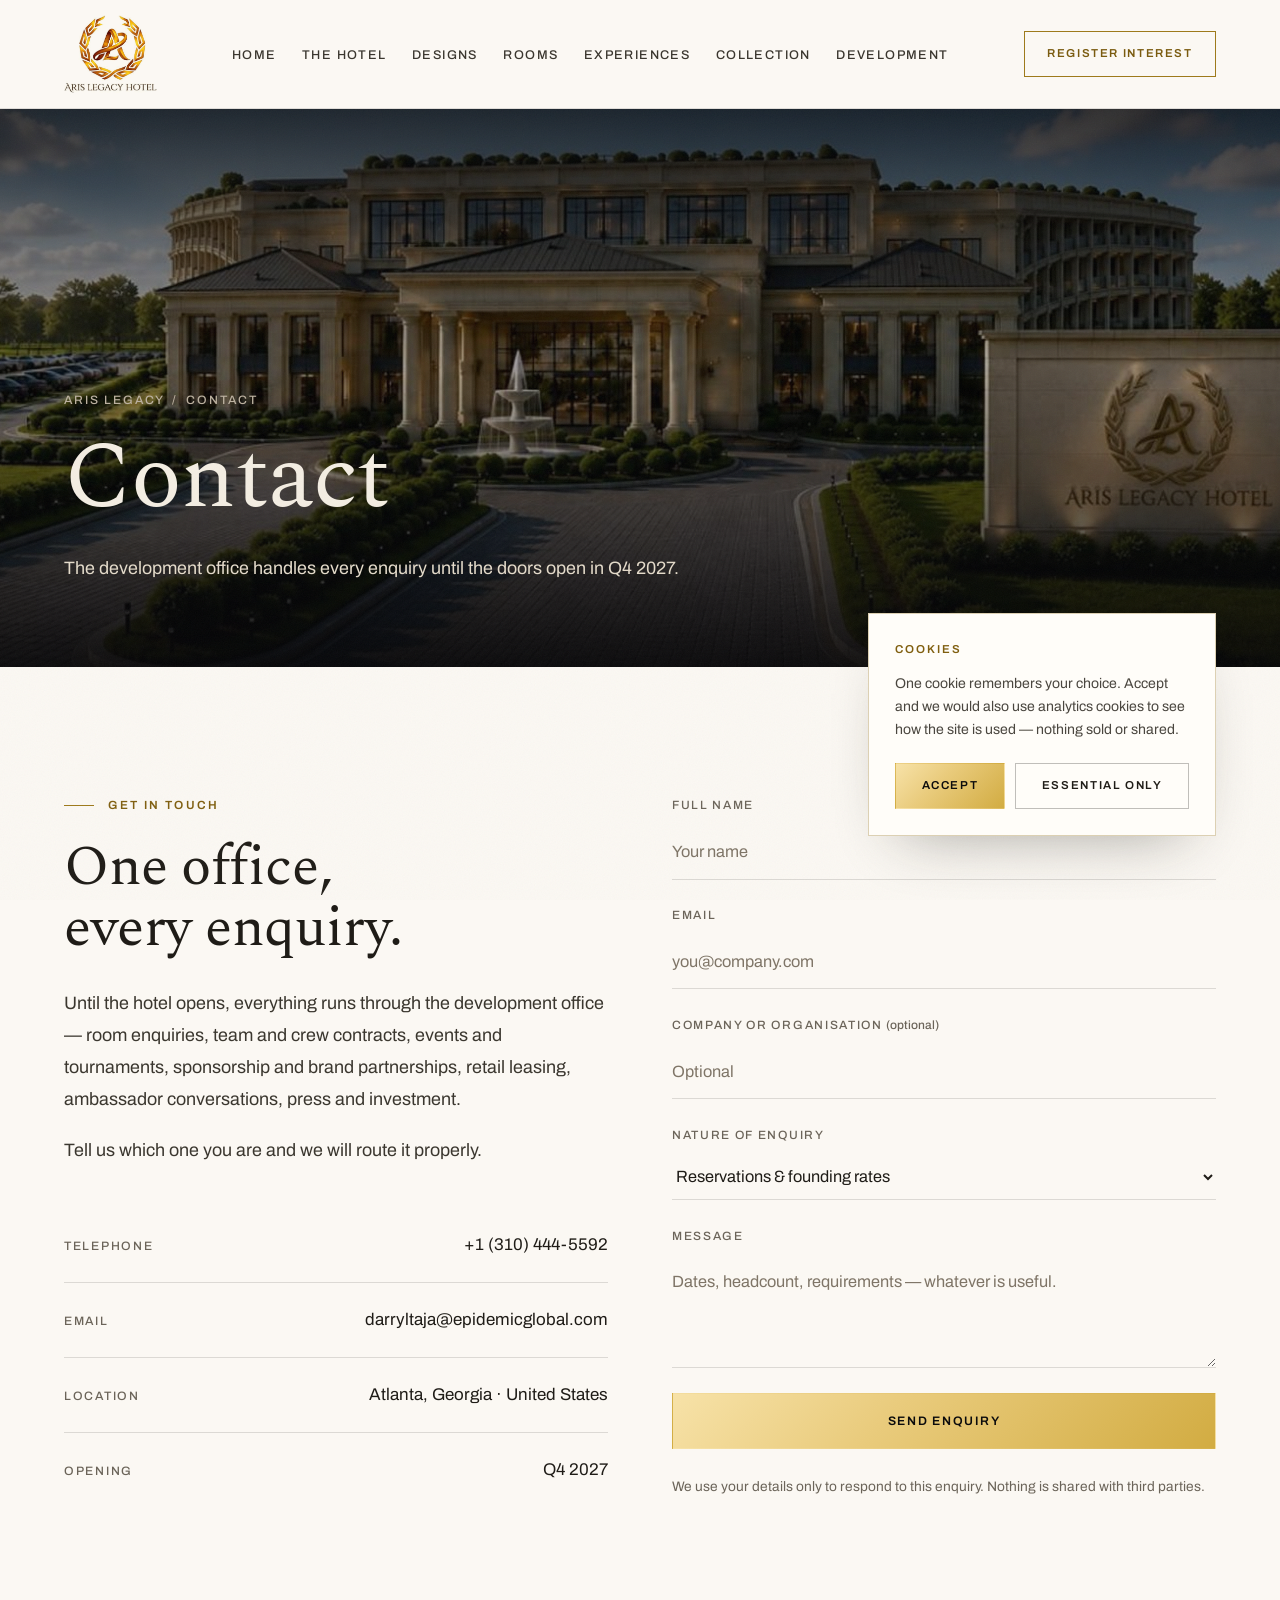
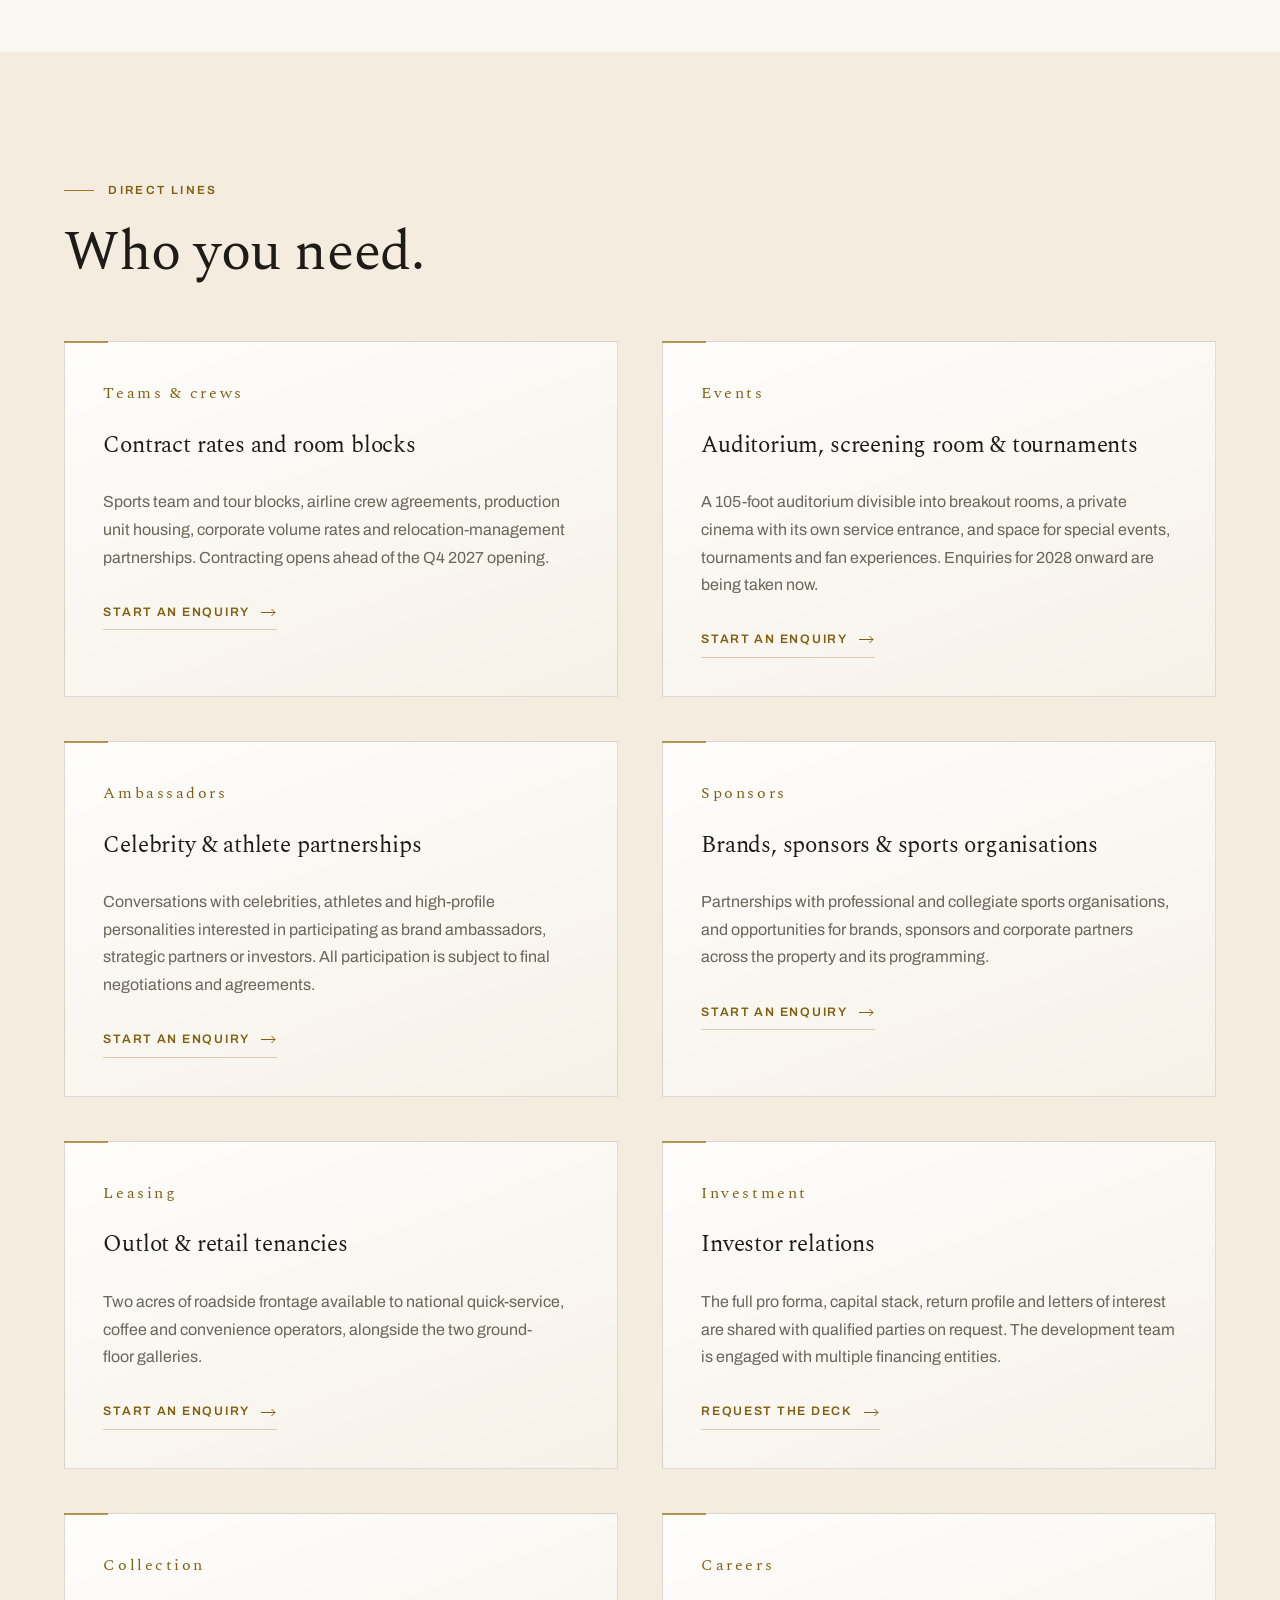
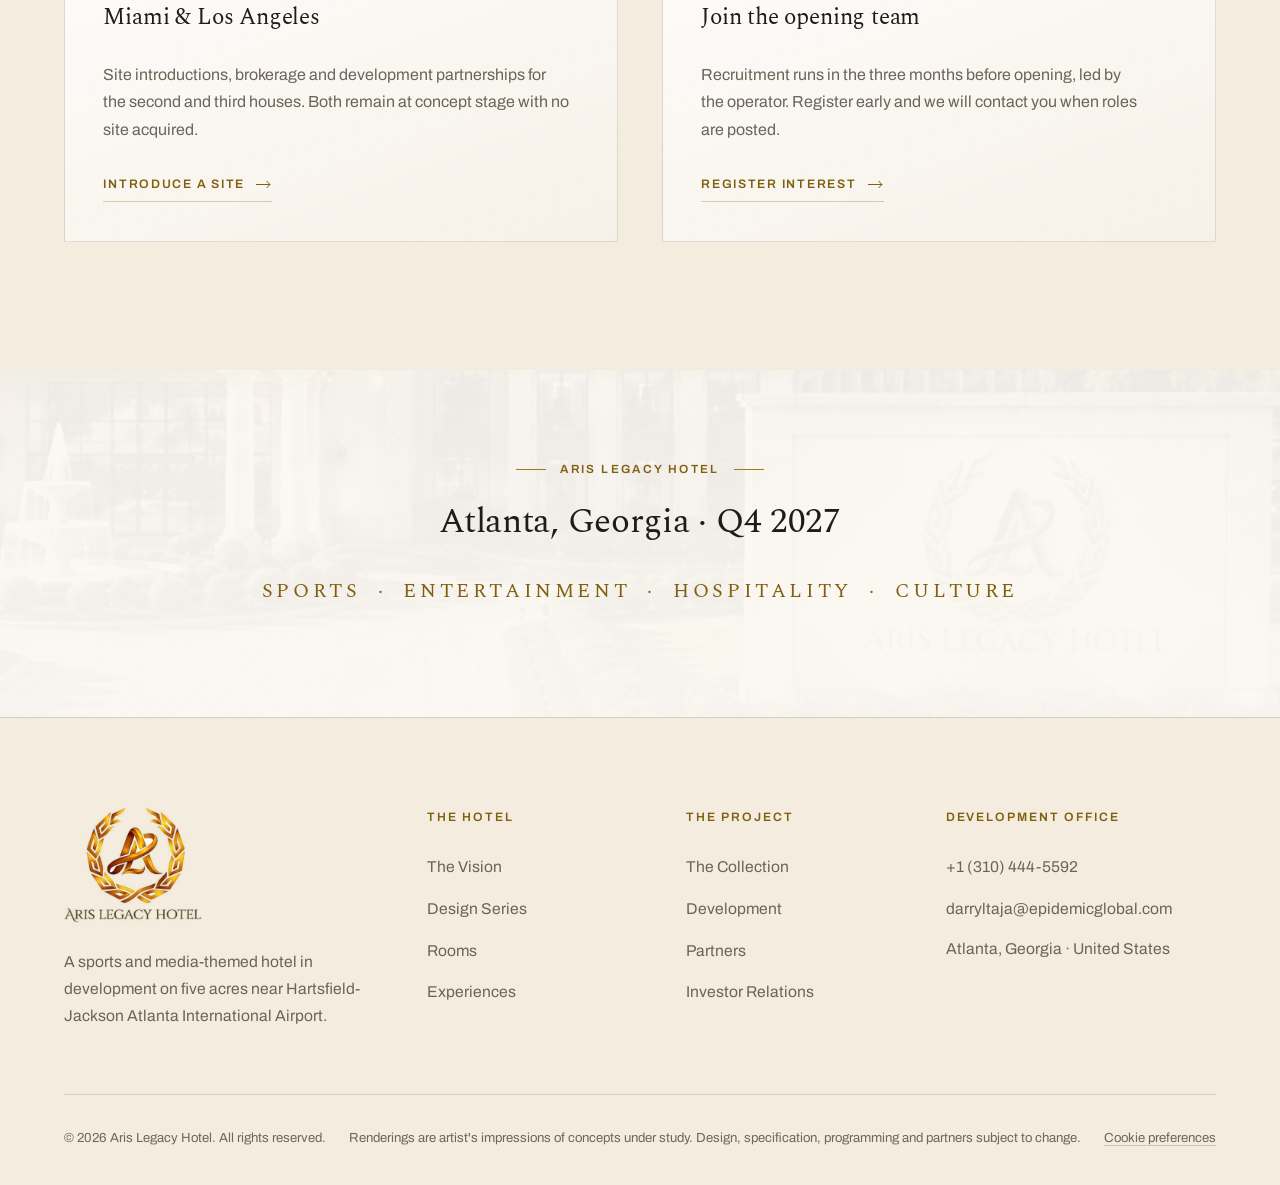
<file: contact.html>
<!DOCTYPE html>
<html lang="en">
<head>
<meta charset="utf-8">
<meta name="viewport" content="width=device-width,initial-scale=1">
<meta name="theme-color" content="#FBF8F3">
<title>Contact — Aris Legacy Hotel Atlanta</title>
<meta name="description" content="Rooms, team and crew contracts, events, ambassador and sponsorship partnerships, retail leasing, careers, press and investment enquiries.">
<link rel="preconnect" href="https://fonts.googleapis.com">
<link rel="preconnect" href="https://fonts.gstatic.com" crossorigin>
<link href="https://fonts.googleapis.com/css2?family=Archivo:wght@400;500;600&family=Spectral:ital,wght@0,400;0,500;1,400&display=swap" rel="stylesheet">
<link rel="stylesheet" href="assets/css/style.css?v=20260902-sticky-menu">
</head>
<body>

<!-- ============ NAV ============ -->
<header class="nav">
  <a class="mark" href="index.html" aria-label="Aris Legacy Hotel — home">
    <img class="mark-logo" src="assets/img/logo-lockup.png" width="722" height="608" alt="Aris Legacy Hotel" decoding="async">
  </a>

  <nav aria-label="Primary">
    <ul class="nav-links">
      <li><a href="index.html">Home</a></li>
      <li><a href="the-hotel.html">The Hotel</a></li>
      <li><a href="designs.html">Designs</a></li>
      <li><a href="accommodations.html">Rooms</a></li>
      <li><a href="experiences.html">Experiences</a></li>
      <li><a href="collection.html">Collection</a></li>
      <li><a href="development.html">Development</a></li>
    </ul>
  </nav>

  <div class="nav-cta">
    <a class="btn btn-sm" href="contact.html" aria-current="page">Register Interest</a>
    <button class="burger" aria-label="Open menu" aria-expanded="false"><span></span><span></span><span></span></button>
  </div>
</header>

<nav class="drawer" aria-label="Mobile">
  <a href="index.html">Home</a>
  <a href="the-hotel.html">The Hotel</a>
  <a href="designs.html">Designs</a>
  <a href="accommodations.html">Rooms</a>
  <a href="experiences.html">Experiences</a>
  <a href="collection.html">Collection</a>
  <a href="development.html">Development</a>
  <a href="contact.html" aria-current="page">Contact</a>
  <p class="drawer-foot">Atlanta · Miami · Los Angeles</p>
</nav>

<section class="phero">
  <div class="phero-media"><img src="assets/img/s1-front-day.jpg" alt="The principal elevation and arrival drive of the hotel in daylight" fetchpriority="high"></div>
  <div class="wrap">
    <p class="crumb rv in"><a href="index.html">Aris Legacy</a> &nbsp;/&nbsp; Contact</p>
    <h1 class="d1 rv in" style="max-width:17ch">Contact</h1>
    <p class="lede rv rv-d1" style="margin-top:1.6rem">The development office handles every enquiry until the doors open in Q4 2027.</p>
  </div>
</section>

<section class="pad">
  <div class="wrap split" style="align-items:start">
    <div class="split-body rv">
      <p class="eyebrow">Get in touch</p>
      <h2 class="d2">One office,<br>every enquiry.</h2>
      <p class="lede" style="margin-top:1.8rem">
        Until the hotel opens, everything runs through the development office — room enquiries, team
        and crew contracts, events and tournaments, sponsorship and brand partnerships, retail
        leasing, ambassador conversations, press and investment.
      </p>
      <p class="lede">Tell us which one you are and we will route it properly.</p>

      <dl style="margin-top:2.6rem">
        <div class="crow"><dt>Telephone</dt><dd><a href="tel:+13104445592">+1 (310) 444-5592</a></dd></div>
        <div class="crow"><dt>Email</dt><dd><a href="mailto:darryltaja@epidemicglobal.com">darryltaja@epidemicglobal.com</a></dd></div>
        <div class="crow"><dt>Location</dt><dd>Atlanta, Georgia · United States</dd></div>
        <div class="crow" style="border-bottom:0"><dt>Opening</dt><dd>Q4 2027</dd></div>
      </dl>
    </div>

    <div class="rv rv-d1" id="enquiry" style="scroll-margin-top:118px">
      <form class="form" data-enquiry novalidate>
        <div class="field">
          <label for="f-name">Full name</label>
          <input id="f-name" name="name" type="text" autocomplete="name" placeholder="Your name" required>
        </div>
        <div class="field">
          <label for="f-email">Email</label>
          <input id="f-email" name="email" type="email" autocomplete="email" placeholder="you@company.com" required>
        </div>
        <div class="field">
          <label for="f-org">Company or organisation <span style="text-transform:none;letter-spacing:0">(optional)</span></label>
          <input id="f-org" name="org" type="text" autocomplete="organization" placeholder="Optional">
        </div>
        <div class="field">
          <label for="f-type">Nature of enquiry</label>
          <select id="f-type" name="type">
            <option>Reservations &amp; founding rates</option>
            <option>Team, tour or airline crew contract</option>
            <option>Events, tournaments &amp; fan experiences</option>
            <option>Media, production &amp; content</option>
            <option>Brand ambassador or celebrity partnership</option>
            <option>Sponsorship &amp; corporate partnership</option>
            <option>Sports organisation partnership</option>
            <option>Retail &amp; outlot leasing</option>
            <option>Investment &amp; investor deck</option>
            <option>Future development — Miami or Los Angeles</option>
            <option>Careers</option>
            <option>Press &amp; media</option>
          </select>
        </div>
        <div class="field">
          <label for="f-msg">Message</label>
          <textarea id="f-msg" name="message" placeholder="Dates, headcount, requirements — whatever is useful."></textarea>
        </div>
        <div>
          <button class="btn btn-solid" type="submit" style="width:100%">Send Enquiry</button>
        </div>
        <p class="form-note">
          We use your details only to respond to this enquiry. Nothing is shared with third parties.
        </p>
      </form>
    </div>
  </div>
</section>

<section class="pad deep">
  <div class="wrap">
    <p class="eyebrow rv">Direct lines</p>
    <h2 class="d2 rv rv-d1" style="margin-bottom:clamp(38px,4.5vw,68px)">Who you need.</h2>
    <div class="grid g2">
      <article class="card rv" id="groups" style="scroll-margin-top:118px">
        <span class="num">Teams &amp; crews</span><h3 class="d4">Contract rates and room blocks</h3>
        <p style="margin-top:.8rem">Sports team and tour blocks, airline crew agreements, production
        unit housing, corporate volume rates and relocation-management partnerships. Contracting
        opens ahead of the Q4 2027 opening.</p>
        <p style="margin-top:1.6rem"><a class="link-arrow" href="#enquiry">Start an enquiry <svg viewBox="0 0 16 9" fill="none" stroke="currentColor" stroke-width="1"><path d="M0 4.5h14M10.5 1l3.5 3.5L10.5 8"/></svg></a></p>
      </article>
      <article class="card rv rv-d1" id="events" style="scroll-margin-top:118px">
        <span class="num">Events</span><h3 class="d4">Auditorium, screening room &amp; tournaments</h3>
        <p style="margin-top:.8rem">A 105-foot auditorium divisible into breakout rooms, a private
        cinema with its own service entrance, and space for special events, tournaments and fan
        experiences. Enquiries for 2028 onward are being taken now.</p>
        <p style="margin-top:1.6rem"><a class="link-arrow" href="#enquiry">Start an enquiry <svg viewBox="0 0 16 9" fill="none" stroke="currentColor" stroke-width="1"><path d="M0 4.5h14M10.5 1l3.5 3.5L10.5 8"/></svg></a></p>
      </article>
      <article class="card rv rv-d1" id="ambassadors" style="scroll-margin-top:118px">
        <span class="num">Ambassadors</span><h3 class="d4">Celebrity &amp; athlete partnerships</h3>
        <p style="margin-top:.8rem">Conversations with celebrities, athletes and high-profile
        personalities interested in participating as brand ambassadors, strategic partners or
        investors. All participation is subject to final negotiations and agreements.</p>
        <p style="margin-top:1.6rem"><a class="link-arrow" href="#enquiry">Start an enquiry <svg viewBox="0 0 16 9" fill="none" stroke="currentColor" stroke-width="1"><path d="M0 4.5h14M10.5 1l3.5 3.5L10.5 8"/></svg></a></p>
      </article>
      <article class="card rv rv-d2" id="sponsorship" style="scroll-margin-top:118px">
        <span class="num">Sponsors</span><h3 class="d4">Brands, sponsors &amp; sports organisations</h3>
        <p style="margin-top:.8rem">Partnerships with professional and collegiate sports
        organisations, and opportunities for brands, sponsors and corporate partners across the
        property and its programming.</p>
        <p style="margin-top:1.6rem"><a class="link-arrow" href="#enquiry">Start an enquiry <svg viewBox="0 0 16 9" fill="none" stroke="currentColor" stroke-width="1"><path d="M0 4.5h14M10.5 1l3.5 3.5L10.5 8"/></svg></a></p>
      </article>
      <article class="card rv rv-d2" id="leasing" style="scroll-margin-top:118px">
        <span class="num">Leasing</span><h3 class="d4">Outlot &amp; retail tenancies</h3>
        <p style="margin-top:.8rem">Two acres of roadside frontage available to national
        quick-service, coffee and convenience operators, alongside the two ground-floor galleries.</p>
        <p style="margin-top:1.6rem"><a class="link-arrow" href="#enquiry">Start an enquiry <svg viewBox="0 0 16 9" fill="none" stroke="currentColor" stroke-width="1"><path d="M0 4.5h14M10.5 1l3.5 3.5L10.5 8"/></svg></a></p>
      </article>
      <article class="card rv rv-d3" id="investment" style="scroll-margin-top:118px">
        <span class="num">Investment</span><h3 class="d4">Investor relations</h3>
        <p style="margin-top:.8rem">The full pro forma, capital stack, return profile and letters of
        interest are shared with qualified parties on request. The development team is engaged with
        multiple financing entities.</p>
        <p style="margin-top:1.6rem"><a class="link-arrow" href="#enquiry">Request the deck <svg viewBox="0 0 16 9" fill="none" stroke="currentColor" stroke-width="1"><path d="M0 4.5h14M10.5 1l3.5 3.5L10.5 8"/></svg></a></p>
      </article>
      <article class="card rv rv-d3" id="development" style="scroll-margin-top:118px">
        <span class="num">Collection</span><h3 class="d4">Miami &amp; Los Angeles</h3>
        <p style="margin-top:.8rem">Site introductions, brokerage and development partnerships for the
        second and third houses. Both remain at concept stage with no site acquired.</p>
        <p style="margin-top:1.6rem"><a class="link-arrow" href="#enquiry">Introduce a site <svg viewBox="0 0 16 9" fill="none" stroke="currentColor" stroke-width="1"><path d="M0 4.5h14M10.5 1l3.5 3.5L10.5 8"/></svg></a></p>
      </article>
      <article class="card rv rv-d3" id="careers" style="scroll-margin-top:118px">
        <span class="num">Careers</span><h3 class="d4">Join the opening team</h3>
        <p style="margin-top:.8rem">Recruitment runs in the three months before opening, led by the
        operator. Register early and we will contact you when roles are posted.</p>
        <p style="margin-top:1.6rem"><a class="link-arrow" href="#enquiry">Register interest <svg viewBox="0 0 16 9" fill="none" stroke="currentColor" stroke-width="1"><path d="M0 4.5h14M10.5 1l3.5 3.5L10.5 8"/></svg></a></p>
      </article>
    </div>
  </div>
</section>

<section class="pad-sm cta">
  <div class="cta-bg"><img src="assets/img/s1-monument-day.jpg" alt="" loading="lazy" decoding="async"></div>
  <div class="wrap">
    <p class="eyebrow center rv">Aris Legacy Hotel</p>
    <h2 class="d3 rv rv-d1">Atlanta, Georgia · Q4 2027</h2>
    <p class="rv rv-d2" style="margin-top:2rem;text-align:center;font-family:var(--font-display);font-size:clamp(1rem,1.6vw,1.25rem);letter-spacing:.18em;text-transform:uppercase;color:var(--gold-300)">
      Sports &nbsp;·&nbsp; Entertainment &nbsp;·&nbsp; Hospitality &nbsp;·&nbsp; Culture
    </p>
  </div>
</section>

<!-- ============ FOOTER ============ -->
<footer>
  <div class="wrap">
    <div class="foot-grid">
      <div class="foot">
        <a class="mark" href="index.html" style="margin-bottom:1.6rem" aria-label="Aris Legacy Hotel">
          <img class="mark-logo" src="assets/img/logo-lockup.png" width="722" height="608" alt="Aris Legacy Hotel" decoding="async">
        </a>
        <p style="max-width:34ch">A sports and media-themed hotel in development on five acres near
          Hartsfield-Jackson Atlanta International Airport.</p>
      </div>

      <div class="foot">
        <h5>The Hotel</h5>
        <ul>
          <li><a href="the-hotel.html">The Vision</a></li>
          <li><a href="designs.html">Design Series</a></li>
          <li><a href="accommodations.html">Rooms</a></li>
          <li><a href="experiences.html">Experiences</a></li>
        </ul>
      </div>

      <div class="foot">
        <h5>The Project</h5>
        <ul>
          <li><a href="collection.html">The Collection</a></li>
          <li><a href="development.html">Development</a></li>
          <li><a href="development.html#partners">Partners</a></li>
          <li><a href="development.html#investors">Investor Relations</a></li>
        </ul>
      </div>

      <div class="foot">
        <h5>Development Office</h5>
        <ul>
          <li><a href="tel:+13104445592">+1 (310) 444-5592</a></li>
          <li><a href="mailto:darryltaja@epidemicglobal.com">darryltaja@epidemicglobal.com</a></li>
          <li><p>Atlanta, Georgia · United States</p></li>
        </ul>
      </div>
    </div>

    <div class="foot-bottom">
      <span>&copy; <span data-year>2026</span> Aris Legacy Hotel. All rights reserved.</span>
      <span>Renderings are artist's impressions of concepts under study. Design, specification,
        programming and partners subject to change.</span>
      <span><button class="cookie-link" type="button" data-cookie-reopen>Cookie preferences</button></span>
    </div>
  </div>
</footer>


<!-- ============ COOKIE NOTICE ============ -->
<div class="cookie" id="cookie-notice" role="dialog" aria-modal="false"
     aria-labelledby="cookie-h" aria-describedby="cookie-p" hidden>
  <h2 id="cookie-h">Cookies</h2>
  <p id="cookie-p">
    One cookie remembers your choice. Accept and we would also use analytics
    cookies to see how the site is used — nothing sold or shared.
  </p>
  <div class="cookie-act">
    <button class="btn btn-solid btn-sm" type="button" data-consent="all">Accept</button>
    <button class="btn btn-ghost btn-sm" type="button" data-consent="essential">Essential only</button>
  </div>
</div>

<script src="assets/js/main.js"></script>
</body>
</html>
</file>
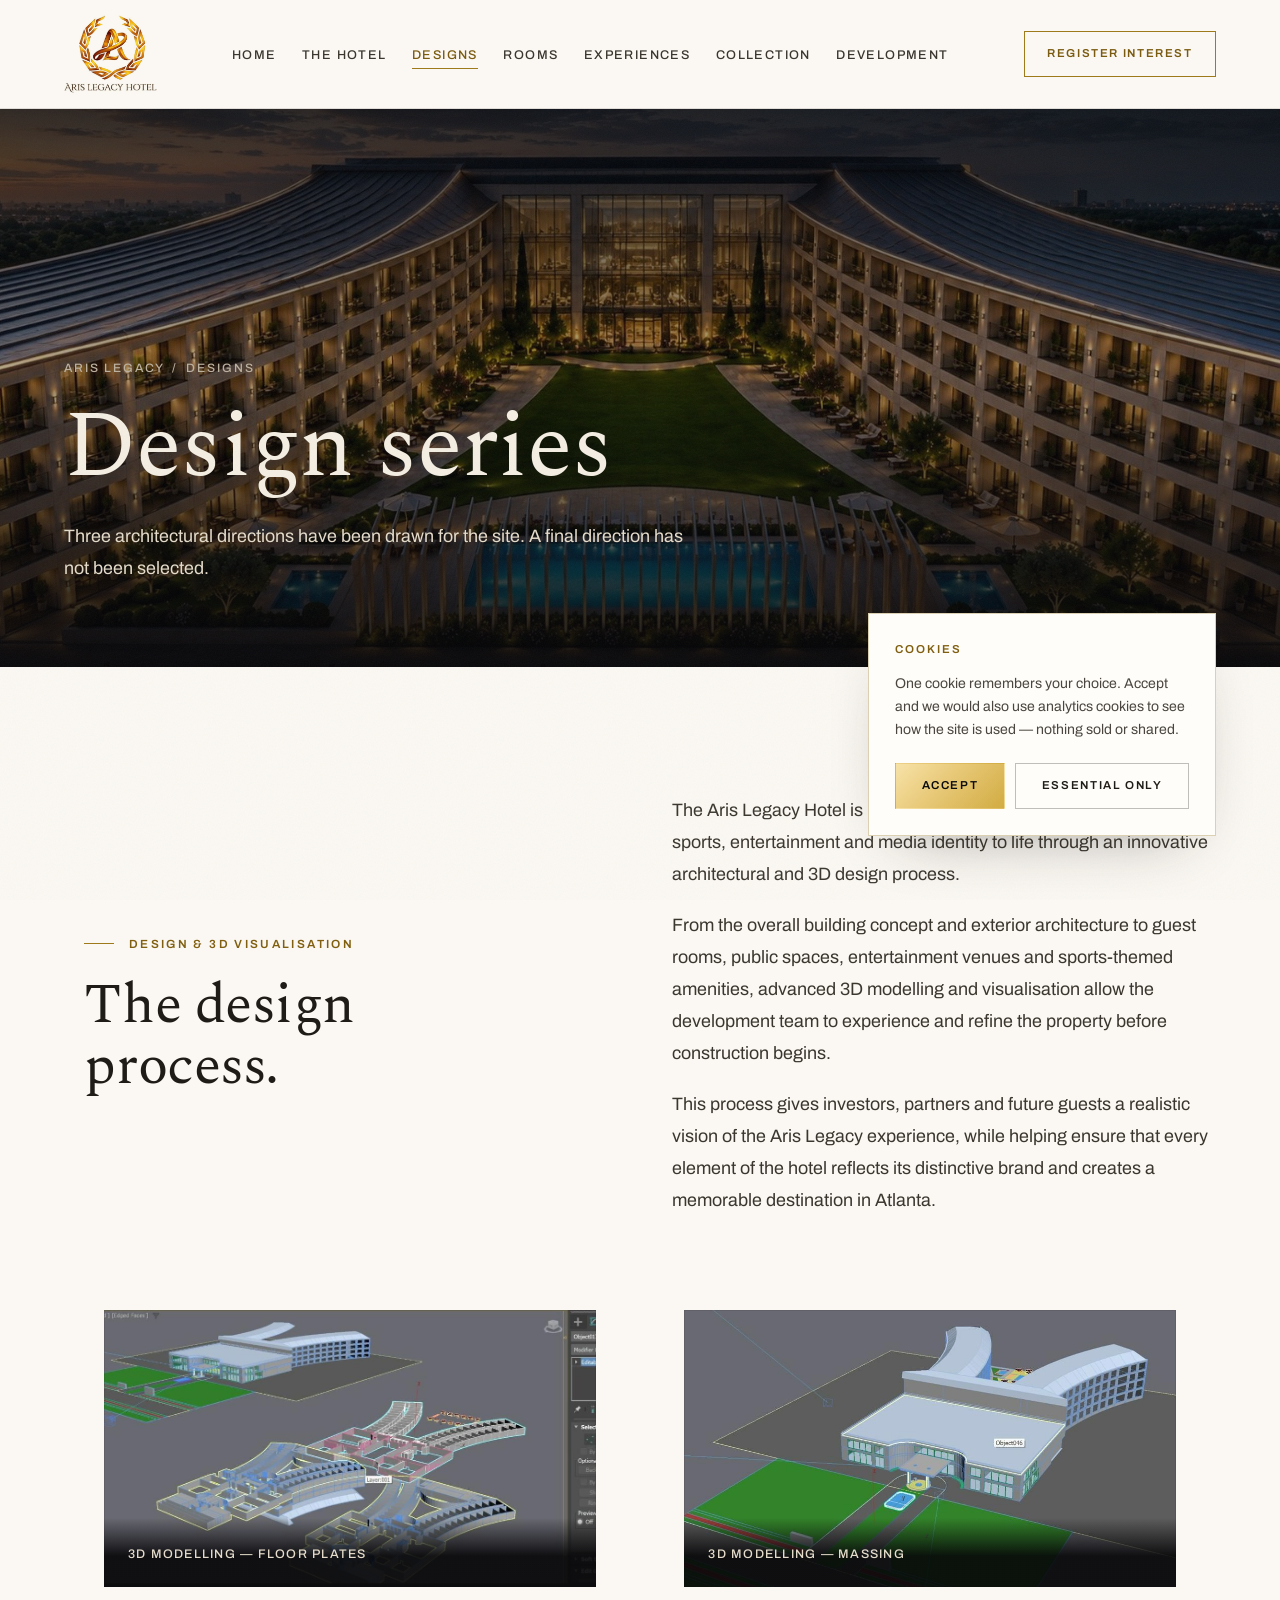
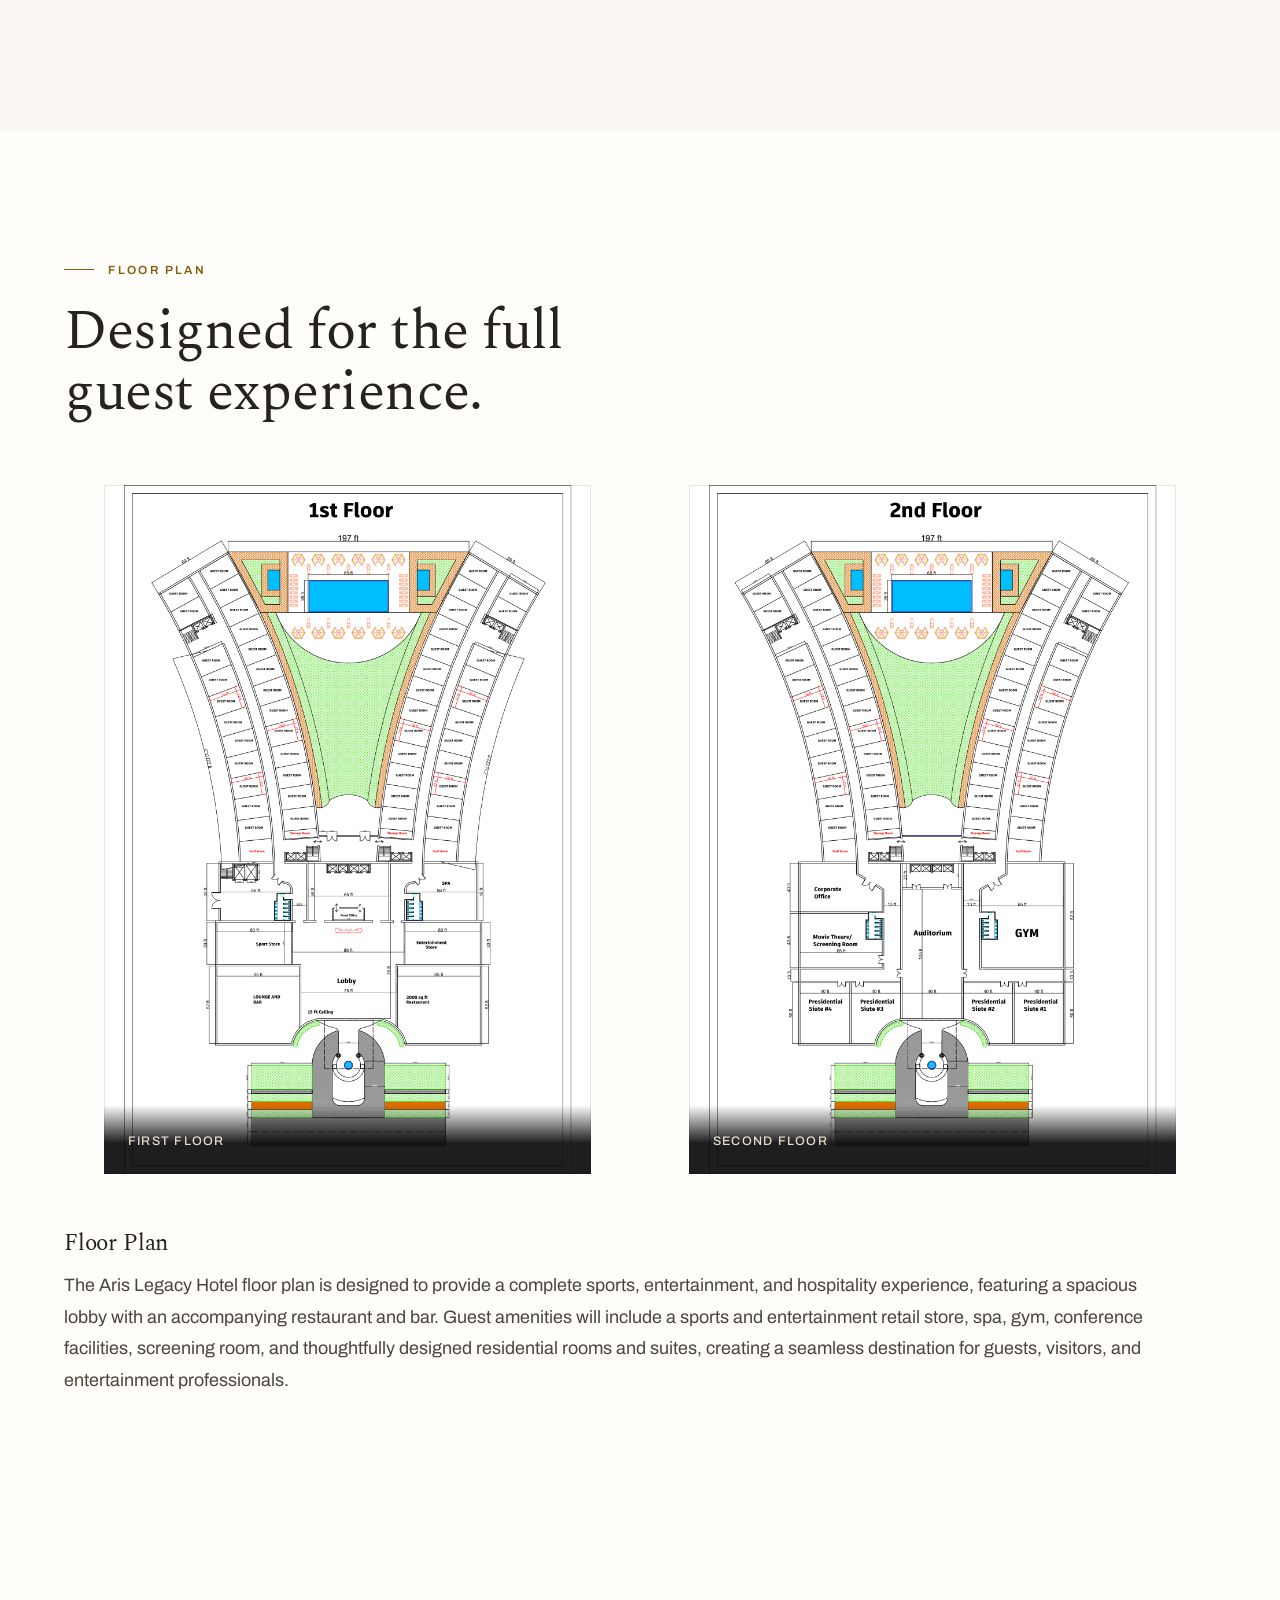
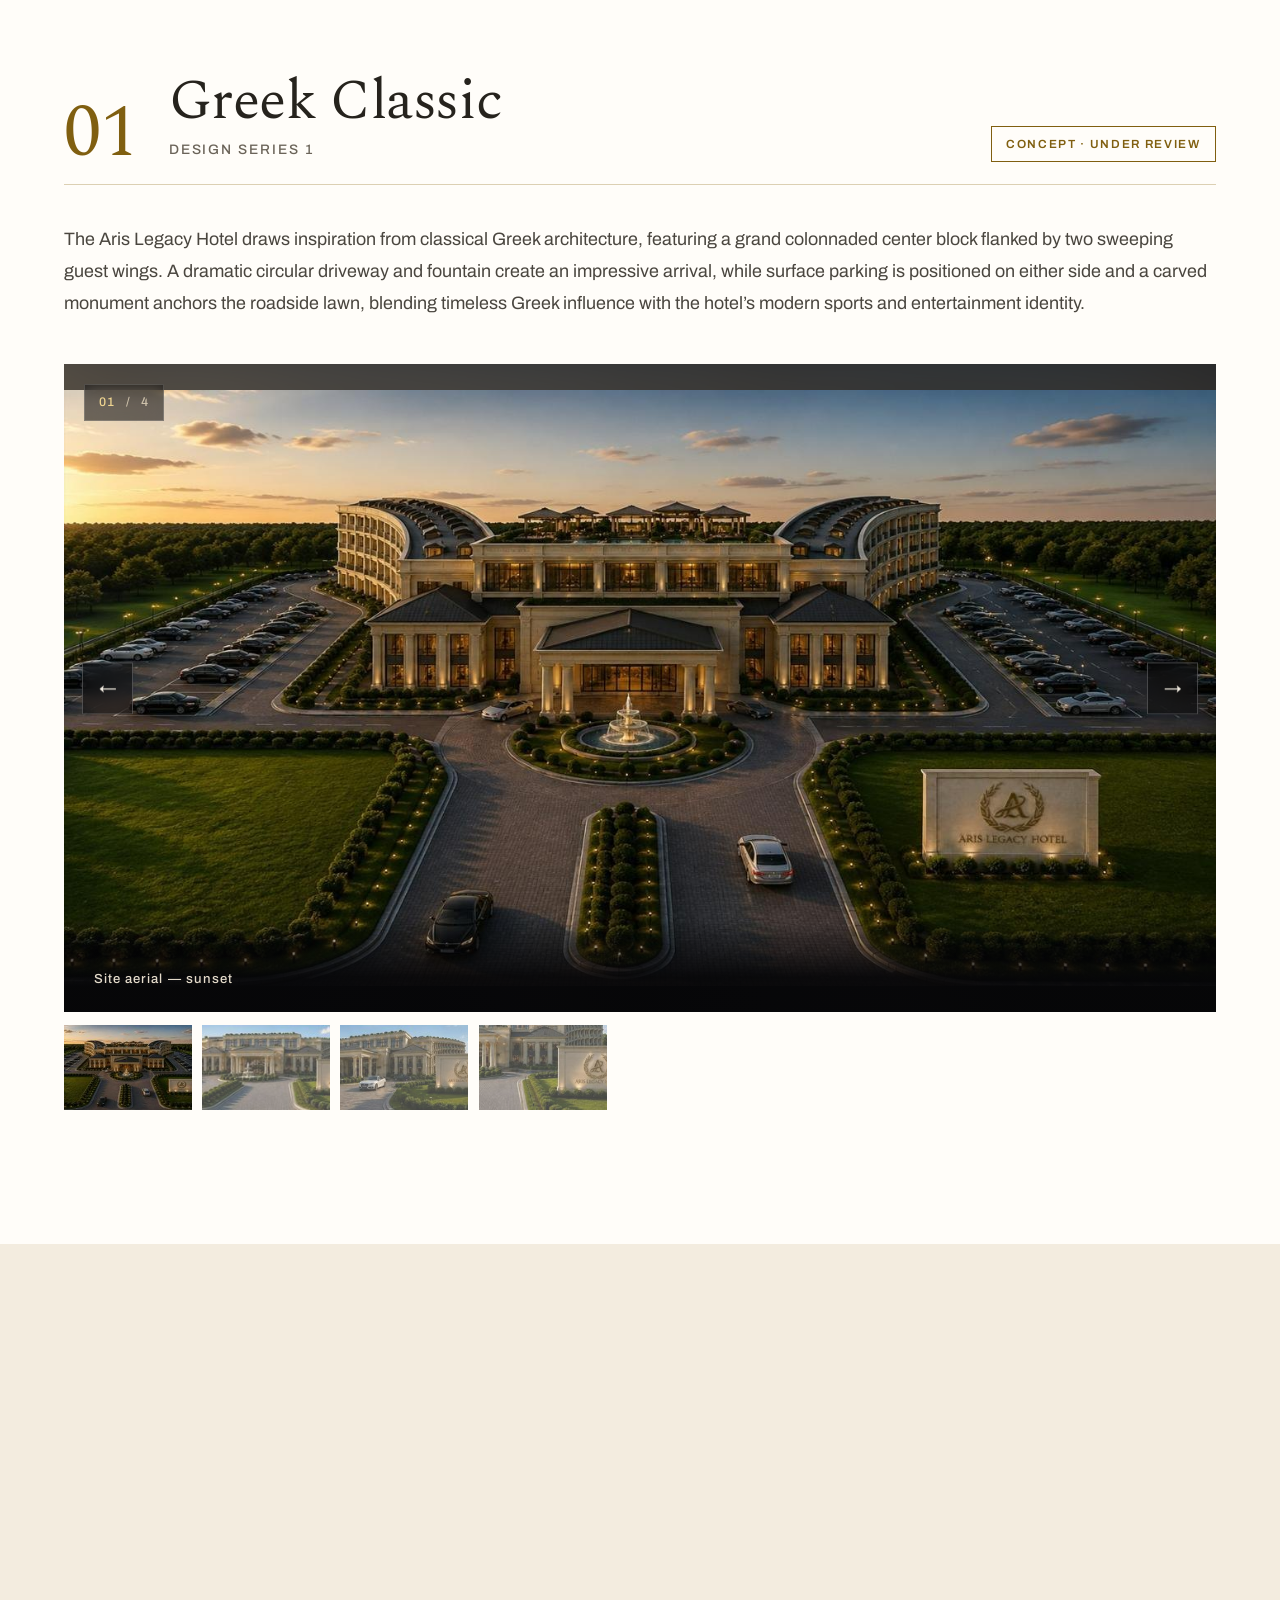
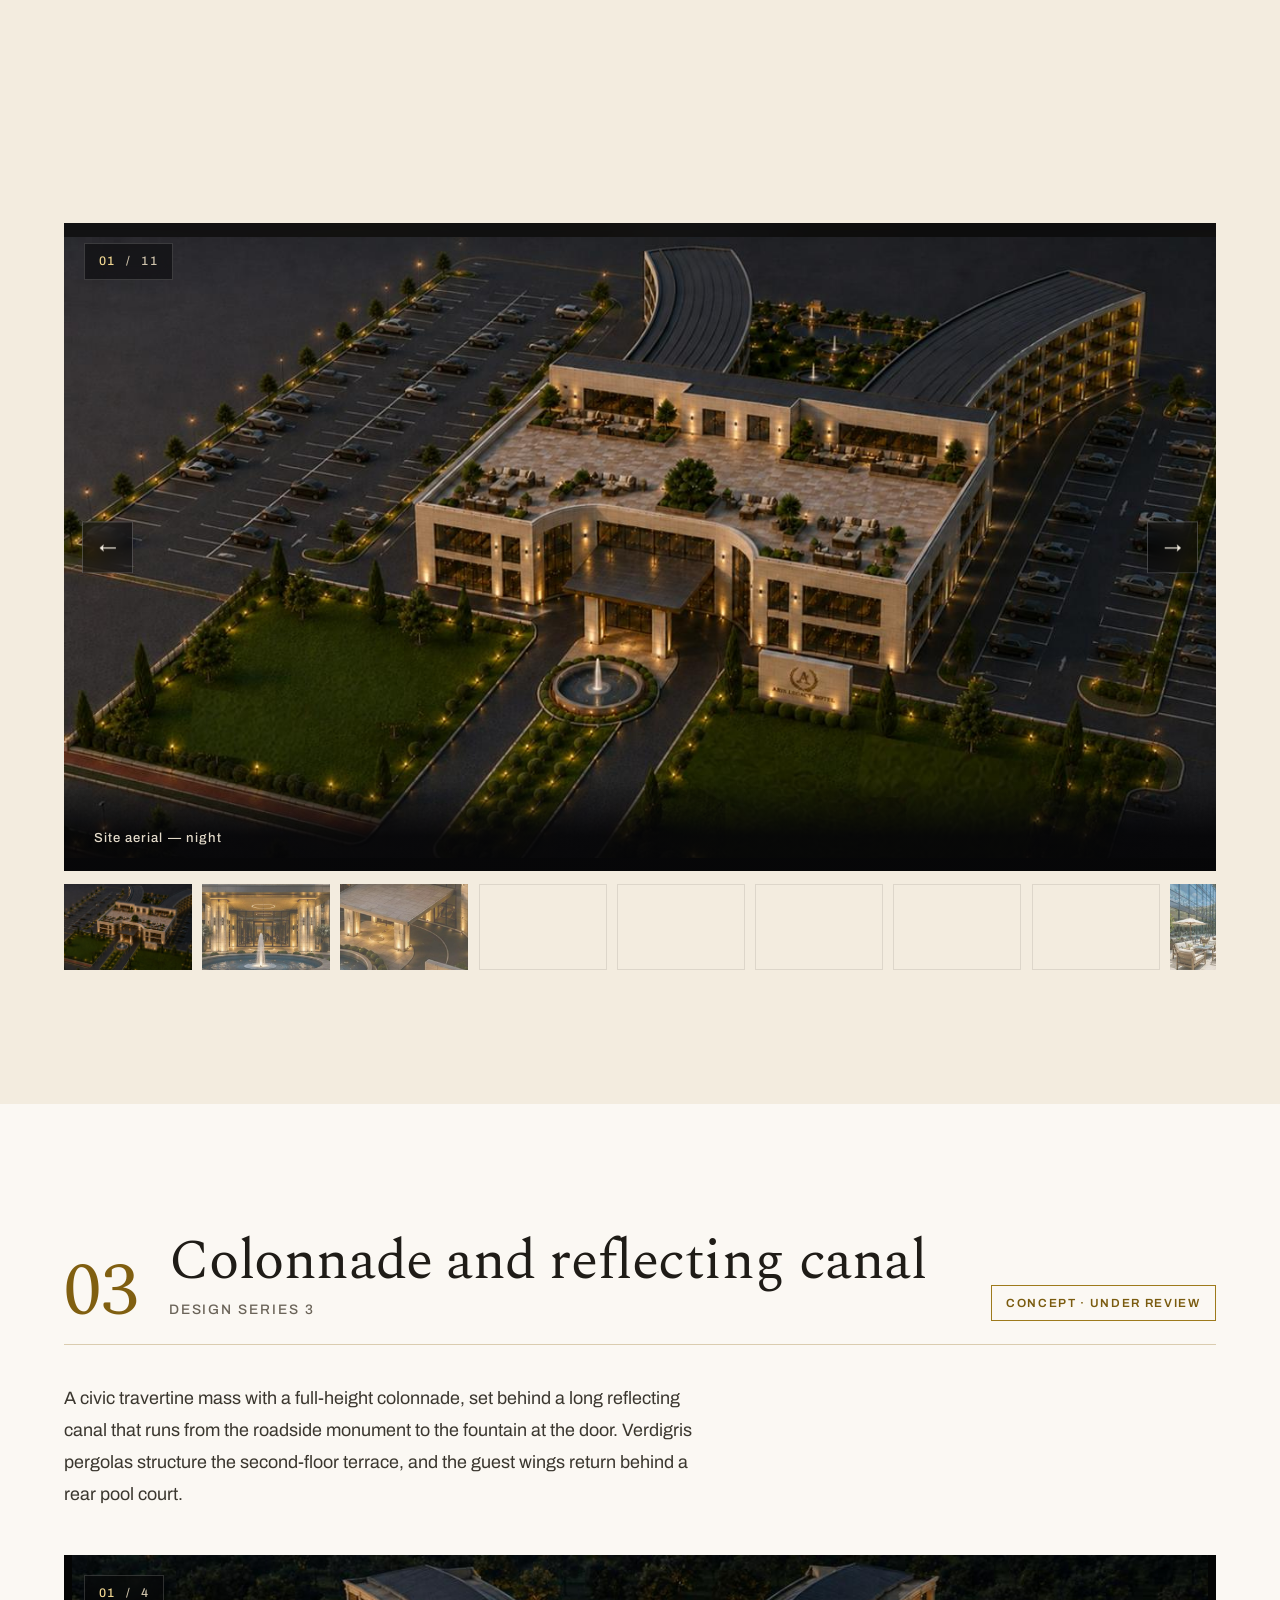
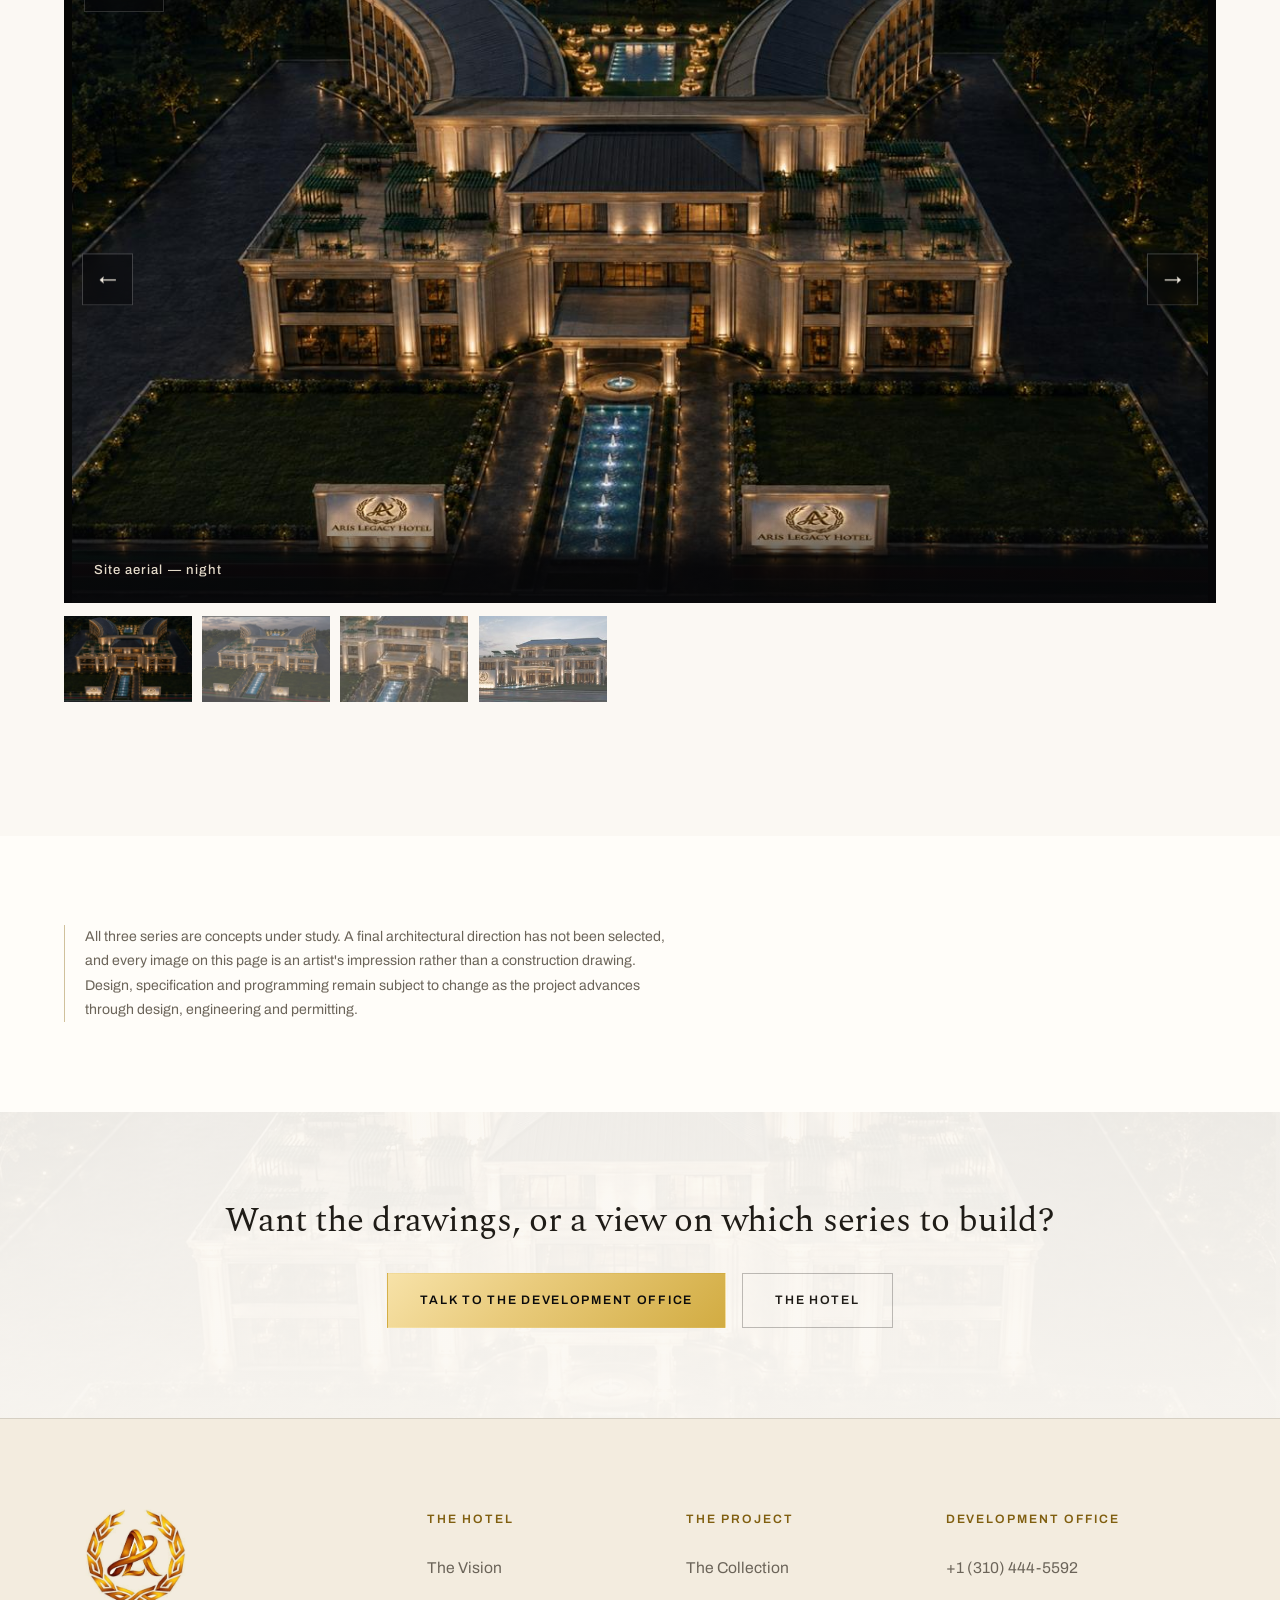
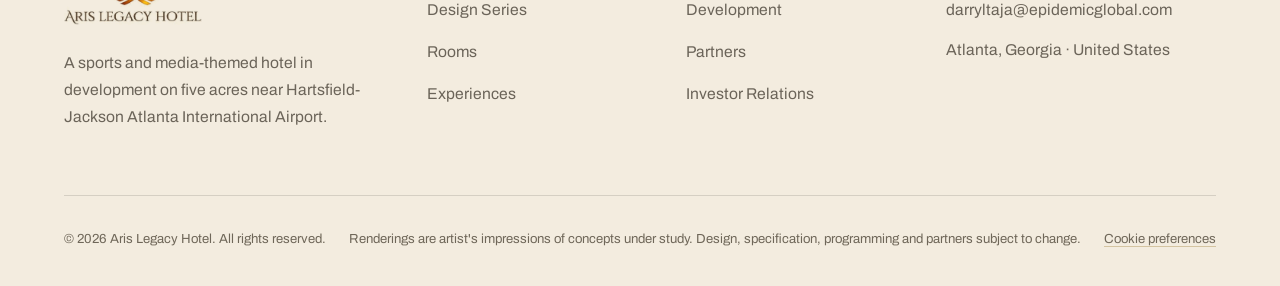
<file: designs.html>
<!DOCTYPE html>
<html lang="en">
<head>
<meta charset="utf-8">
<meta name="viewport" content="width=device-width,initial-scale=1">
<meta name="theme-color" content="#FBF8F3">
<title>Design Series — Aris Legacy Hotel Atlanta</title>
<meta name="description" content="Three architectural design series for the Aris Legacy Hotel, developed through an architectural and 3D visualisation process. A final direction has not been selected.">
<link rel="preconnect" href="https://fonts.googleapis.com">
<link rel="preconnect" href="https://fonts.gstatic.com" crossorigin>
<link href="https://fonts.googleapis.com/css2?family=Archivo:wght@400;500;600&family=Spectral:ital,wght@0,400;0,500;1,400&display=swap" rel="stylesheet">
<link rel="stylesheet" href="assets/css/style.css?v=20260902-sticky-menu">
</head>
<body>

<!-- ============ NAV ============ -->
<header class="nav">
  <a class="mark" href="index.html" aria-label="Aris Legacy Hotel — home">
    <img class="mark-logo" src="assets/img/logo-lockup.png" width="722" height="608" alt="Aris Legacy Hotel" decoding="async">
  </a>

  <nav aria-label="Primary">
    <ul class="nav-links">
      <li><a href="index.html">Home</a></li>
      <li><a href="the-hotel.html">The Hotel</a></li>
      <li><a href="designs.html" aria-current="page">Designs</a></li>
      <li><a href="accommodations.html">Rooms</a></li>
      <li><a href="experiences.html">Experiences</a></li>
      <li><a href="collection.html">Collection</a></li>
      <li><a href="development.html">Development</a></li>
    </ul>
  </nav>

  <div class="nav-cta">
    <a class="btn btn-sm" href="contact.html">Register Interest</a>
    <button class="burger" aria-label="Open menu" aria-expanded="false"><span></span><span></span><span></span></button>
  </div>
</header>

<nav class="drawer" aria-label="Mobile">
  <a href="index.html">Home</a>
  <a href="the-hotel.html">The Hotel</a>
  <a href="designs.html" aria-current="page">Designs</a>
  <a href="accommodations.html">Rooms</a>
  <a href="experiences.html">Experiences</a>
  <a href="collection.html">Collection</a>
  <a href="development.html">Development</a>
  <a href="contact.html">Contact</a>
  <p class="drawer-foot">Atlanta · Miami · Los Angeles</p>
</nav>

<section class="phero">
  <div class="phero-media"><img src="assets/img/ds3-courtyard-dusk.jpg" alt="The courtyard and pool terrace of Design Series 3 at dusk" fetchpriority="high"></div>
  <div class="wrap">
    <p class="crumb rv in"><a href="index.html">Aris Legacy</a> &nbsp;/&nbsp; Designs</p>
    <h1 class="d1 rv in" style="max-width:17ch">Design series</h1>
    <p class="lede rv rv-d1" style="margin-top:1.6rem">Three architectural directions have been drawn for the site. A final direction has not been selected.</p>
  </div>
</section>

<section class="pad">
  <div class="wrap split">
    <div class="split-body rv design-process-heading">
      <p class="eyebrow">Design &amp; 3D visualisation</p>
      <h2 class="d2">The design<br>process.</h2>
    </div>
    <div class="rv rv-d1">
      <p class="lede">
        The Aris Legacy Hotel is being thoughtfully designed to bring its sports, entertainment and
        media identity to life through an innovative architectural and 3D design process.
      </p>
      <p class="lede">
        From the overall building concept and exterior architecture to guest rooms, public spaces,
        entertainment venues and sports-themed amenities, advanced 3D modelling and visualisation
        allow the development team to experience and refine the property before construction begins.
      </p>
      <p class="lede">
        This process gives investors, partners and future guests a realistic vision of the Aris
        Legacy experience, while helping ensure that every element of the hotel reflects its
        distinctive brand and creates a memorable destination in Atlanta.
      </p>
    </div>
  </div>

  <div class="wrap-wide" style="margin-top:clamp(38px,4.5vw,68px)">
    <div class="gal" style="gap:clamp(6px,0.7vw,10px)">
      <figure class="figure static-media sp-6 ratio-16x9">
        <img src="assets/img/process-3d-a.jpg" alt="A 3D modelling viewport showing the hotel massing and separated floor plates" loading="lazy" decoding="async">
        <figcaption>3D modelling — floor plates</figcaption>
      </figure>
      <figure class="figure static-media sp-6 ratio-16x9">
        <img src="assets/img/process-3d-b.jpg" alt="A 3D modelling viewport showing the massing of the public floor and curved guest wings" loading="lazy" decoding="async">
        <figcaption>3D modelling — massing</figcaption>
      </figure>
    </div>
  </div>
</section>

<!-- ---------------- FLOOR PLANS ---------------- -->
<section class="pad stone" id="floor-plans" style="scroll-margin-top:118px">
  <div class="wrap">
    <div class="rv" style="margin-bottom:clamp(30px,3.5vw,52px)">
      <p class="eyebrow">Floor plan</p>
      <h2 class="d2">Designed for the full<br>guest experience.</h2>
    </div>
    <div class="gal rv">
      <figure class="figure sp-6" data-lb="assets/img/design-floor-plan-1.png" data-cap="Aris Legacy Hotel — first-floor plan">
        <img src="assets/img/design-floor-plan-1.png" alt="Aris Legacy Hotel first-floor plan showing the lobby, restaurant, bar, retail, spa and guest rooms" loading="lazy" decoding="async">
        <figcaption>First floor</figcaption>
      </figure>
      <figure class="figure sp-6" data-lb="assets/img/design-floor-plan-2.png" data-cap="Aris Legacy Hotel — second-floor plan">
        <img src="assets/img/design-floor-plan-2.png" alt="Aris Legacy Hotel second-floor plan" loading="lazy" decoding="async">
        <figcaption>Second floor</figcaption>
      </figure>
    </div>
    <div class="rv rv-d1" style="width:100%;margin-top:clamp(28px,3vw,44px)">
      <h3 class="d4" style="margin-bottom:.75rem">Floor Plan</h3>
      <p class="lede" style="max-width:none">The Aris Legacy Hotel floor plan is designed to provide a complete sports, entertainment, and hospitality experience, featuring a spacious lobby with an accompanying restaurant and bar. Guest amenities will include a sports and entertainment retail store, spa, gym, conference facilities, screening room, and thoughtfully designed residential rooms and suites, creating a seamless destination for guests, visitors, and entertainment professionals.</p>
    </div>
  </div>
</section>

<!-- ---------------- SERIES 1 ---------------- -->
<section class="pad stone" id="series-1" style="scroll-margin-top:118px">
  <div class="wrap-wide">
    <div class="series-hd rv">
      <span class="n">01</span>
      <span class="t"><h2 class="d2">Greek Classic</h2><p>Design Series 1</p></span>
      <span class="tag">Concept · Under review</span>
    </div>
    <p class="lede series-copy-wide rv rv-d1" style="margin-bottom:clamp(30px,3.5vw,52px)">
      The Aris Legacy Hotel draws inspiration from classical Greek architecture, featuring a grand
      colonnaded center block flanked by two sweeping guest wings. A dramatic circular driveway and
      fountain create an impressive arrival, while surface parking is positioned on either side and
      a carved monument anchors the roadside lawn, blending timeless Greek influence with the
      hotel’s modern sports and entertainment identity.
    </p>

    <div class="showcase rv" data-showcase role="region"
         aria-roledescription="carousel" aria-label="Design Series 1 renderings">
      <div class="sc-stage">
        <figure class="sc-slide on" data-lb="assets/img/ds1-aerial-sunset.jpg" data-cap="Design Series 1 — the full site at sunset">
          <img class="sc-blur" src="assets/img/ds1-aerial-sunset.jpg" alt="" aria-hidden="true">
          <img class="sc-main" src="assets/img/ds1-aerial-sunset.jpg" alt="Design Series 1 seen from the air at sunset">
          <figcaption class="sc-cap">Site aerial — sunset</figcaption>
        </figure>
        <figure class="sc-slide" data-lb="assets/img/ds1-front-day.jpg" data-cap="Design Series 1 — the principal elevation in daylight">
          <img class="sc-blur" src="assets/img/ds1-front-day.jpg" alt="" aria-hidden="true" loading="lazy" decoding="async">
          <img class="sc-main" src="assets/img/ds1-front-day.jpg" alt="Design Series 1 principal elevation in daylight" loading="lazy" decoding="async">
          <figcaption class="sc-cap">Principal elevation — day</figcaption>
        </figure>
        <figure class="sc-slide" data-lb="assets/img/ds1-arrival-day.jpg" data-cap="Design Series 1 — the arrival court and monument">
          <img class="sc-blur" src="assets/img/ds1-arrival-day.jpg" alt="" aria-hidden="true" loading="lazy" decoding="async">
          <img class="sc-main" src="assets/img/ds1-arrival-day.jpg" alt="Design Series 1 arrival court and monument sign" loading="lazy" decoding="async">
          <figcaption class="sc-cap">Arrival court</figcaption>
        </figure>
        <figure class="sc-slide" data-lb="assets/img/ds1-monument-day.jpg" data-cap="Design Series 1 — the carved monument beside the entrance">
          <img class="sc-blur" src="assets/img/ds1-monument-day.jpg" alt="" aria-hidden="true" loading="lazy" decoding="async">
          <img class="sc-main" src="assets/img/ds1-monument-day.jpg" alt="Design Series 1 carved monument beside the entrance" loading="lazy" decoding="async">
          <figcaption class="sc-cap">The monument</figcaption>
        </figure>
        <p class="sc-count" aria-live="polite"><b class="sc-cur">01</b> &nbsp;/&nbsp; 4</p>
        <p class="sc-zoom"><svg viewBox="0 0 16 16" aria-hidden="true"><path d="M2 6V2h4M14 10v4h-4M10 2h4v4M6 14H2v-4"/></svg>View full size</p>
        <button class="sc-nav sc-prev" type="button" aria-label="Previous image">&#8592;</button>
        <button class="sc-nav sc-next" type="button" aria-label="Next image">&#8594;</button>
      </div>
      <div class="sc-thumbs">
        <button class="sc-thumb on" type="button" aria-current="true" aria-label="Show image 1 of 4: Site aerial — sunset"><img src="assets/img/thumb/ds1-aerial-sunset.jpg" alt="" loading="lazy" decoding="async"></button>
        <button class="sc-thumb" type="button" aria-current="false" aria-label="Show image 2 of 4: Principal elevation — day"><img src="assets/img/thumb/ds1-front-day.jpg" alt="" loading="lazy" decoding="async"></button>
        <button class="sc-thumb" type="button" aria-current="false" aria-label="Show image 3 of 4: Arrival court"><img src="assets/img/thumb/ds1-arrival-day.jpg" alt="" loading="lazy" decoding="async"></button>
        <button class="sc-thumb" type="button" aria-current="false" aria-label="Show image 4 of 4: The monument"><img src="assets/img/thumb/ds1-monument-day.jpg" alt="" loading="lazy" decoding="async"></button>
      </div>
    </div>
  </div>
</section>

<!-- ---------------- SERIES 2 ---------------- -->
<section class="pad deep" id="series-2" style="scroll-margin-top:118px">
  <div class="wrap-wide">
    <div class="series-hd rv">
      <span class="n">02</span>
      <span class="t"><h2 class="d2">Greek Contemporary</h2><p>Design Series 2</p></span>
      <span class="tag">Concept · Under review</span>
    </div>

    <div class="split" style="margin-bottom:clamp(30px,3.5vw,52px)">
      <div class="rv rv-d1">
        <h3 class="d4" style="margin-bottom:1rem">Architectural features</h3>
        <p class="lede">
          The Aris Legacy Hotel will showcase a blend of contemporary elegance with bold sports and
          entertainment-inspired design, creating a distinctive visual identity from the moment
          guests arrive. Carefully crafted details, dramatic architectural elements, sophisticated
          materials and thoughtfully designed interior spaces will create an atmosphere that is both
          luxurious and energetic.
        </p>
      </div>
      <div class="rv rv-d2">
        <h3 class="d4" style="margin-bottom:1rem">Front entrance</h3>
        <p class="lede">
          Clean lines and a contemporary aesthetic define the architecture, complemented by
          expansive glass elements that create a sleek, open and sophisticated appearance. The grand
          front entrance and circular driveway provide an elegant arrival experience, while the
          thoughtful use of glass brings natural light into the space and connects the interior with
          the surrounding environment.
        </p>
      </div>
    </div>

    <div class="showcase rv" data-showcase role="region"
         aria-roledescription="carousel" aria-label="Design Series 3 renderings">
      <div class="sc-stage">
        <figure class="sc-slide on" data-lb="assets/img/greek-contemporary-01.jpeg" data-cap="Greek Contemporary — site aerial — night">
          <img class="sc-blur" src="assets/img/greek-contemporary-01.jpeg" alt="" aria-hidden="true">
          <img class="sc-main" src="assets/img/greek-contemporary-01.jpeg" alt="Greek Contemporary — site aerial — night">
          <figcaption class="sc-cap">Site aerial — night</figcaption>
        </figure>
        <figure class="sc-slide" data-lb="assets/img/greek-contemporary-02.jpeg" data-cap="Greek Contemporary — front entrance">
          <img class="sc-blur" src="assets/img/greek-contemporary-02.jpeg" alt="" aria-hidden="true" loading="lazy" decoding="async">
          <img class="sc-main" src="assets/img/greek-contemporary-02.jpeg" alt="Greek Contemporary — front entrance" loading="lazy" decoding="async">
          <figcaption class="sc-cap">Front entrance</figcaption>
        </figure>
        <figure class="sc-slide" data-lb="assets/img/greek-contemporary-03.jpeg" data-cap="Greek Contemporary — porte-cochère">
          <img class="sc-blur" src="assets/img/greek-contemporary-03.jpeg" alt="" aria-hidden="true" loading="lazy" decoding="async">
          <img class="sc-main" src="assets/img/greek-contemporary-03.jpeg" alt="Greek Contemporary — porte-cochère" loading="lazy" decoding="async">
          <figcaption class="sc-cap">Porte-cochère</figcaption>
        </figure>
        <figure class="sc-slide" data-lb="assets/img/greek-contemporary-04.jpeg" data-cap="Greek Contemporary — roof lounge">
          <img class="sc-blur" src="assets/img/greek-contemporary-04.jpeg" alt="" aria-hidden="true" loading="lazy" decoding="async">
          <img class="sc-main" src="assets/img/greek-contemporary-04.jpeg" alt="Greek Contemporary — roof lounge" loading="lazy" decoding="async">
          <figcaption class="sc-cap">Roof lounge</figcaption>
        </figure>
        <figure class="sc-slide" data-lb="assets/img/greek-contemporary-05.jpeg" data-cap="Greek Contemporary — travertine & glass">
          <img class="sc-blur" src="assets/img/greek-contemporary-05.jpeg" alt="" aria-hidden="true" loading="lazy" decoding="async">
          <img class="sc-main" src="assets/img/greek-contemporary-05.jpeg" alt="Greek Contemporary — travertine & glass" loading="lazy" decoding="async">
          <figcaption class="sc-cap">Travertine & glass</figcaption>
        </figure>
        <figure class="sc-slide" data-lb="assets/img/greek-contemporary-06.jpeg" data-cap="Greek Contemporary — courtyard — dusk">
          <img class="sc-blur" src="assets/img/greek-contemporary-06.jpeg" alt="" aria-hidden="true" loading="lazy" decoding="async">
          <img class="sc-main" src="assets/img/greek-contemporary-06.jpeg" alt="Greek Contemporary — courtyard — dusk" loading="lazy" decoding="async">
          <figcaption class="sc-cap">Courtyard — dusk</figcaption>
        </figure>
        <figure class="sc-slide" data-lb="assets/img/greek-contemporary-07.jpeg" data-cap="Greek Contemporary — pool court — dusk">
          <img class="sc-blur" src="assets/img/greek-contemporary-07.jpeg" alt="" aria-hidden="true" loading="lazy" decoding="async">
          <img class="sc-main" src="assets/img/greek-contemporary-07.jpeg" alt="Greek Contemporary — pool court — dusk" loading="lazy" decoding="async">
          <figcaption class="sc-cap">Pool court — dusk</figcaption>
        </figure>
        <figure class="sc-slide" data-lb="assets/img/greek-contemporary-08.jpeg" data-cap="Greek Contemporary — pool terrace">
          <img class="sc-blur" src="assets/img/greek-contemporary-08.jpeg" alt="" aria-hidden="true" loading="lazy" decoding="async">
          <img class="sc-main" src="assets/img/greek-contemporary-08.jpeg" alt="Greek Contemporary — pool terrace" loading="lazy" decoding="async">
          <figcaption class="sc-cap">Pool terrace</figcaption>
        </figure>
        <figure class="sc-slide" data-lb="assets/img/greek-contemporary-09.jpeg" data-cap="Greek Contemporary — courtyard lawn terrace">
          <img class="sc-blur" src="assets/img/greek-contemporary-09.jpeg" alt="" aria-hidden="true" loading="lazy" decoding="async">
          <img class="sc-main" src="assets/img/greek-contemporary-09.jpeg" alt="Greek Contemporary — courtyard lawn terrace" loading="lazy" decoding="async">
          <figcaption class="sc-cap">Courtyard lawn terrace</figcaption>
        </figure>
        <figure class="sc-slide" data-lb="assets/img/greek-contemporary-10.jpeg" data-cap="Greek Contemporary — pool terrace — day">
          <img class="sc-blur" src="assets/img/greek-contemporary-10.jpeg" alt="" aria-hidden="true" loading="lazy" decoding="async">
          <img class="sc-main" src="assets/img/greek-contemporary-10.jpeg" alt="Greek Contemporary — pool terrace — day" loading="lazy" decoding="async">
          <figcaption class="sc-cap">Pool terrace — day</figcaption>
        </figure>
        <figure class="sc-slide" data-lb="assets/img/greek-contemporary-11.jpeg" data-cap="Greek Contemporary — site aerial — day">
          <img class="sc-blur" src="assets/img/greek-contemporary-11.jpeg" alt="" aria-hidden="true" loading="lazy" decoding="async">
          <img class="sc-main" src="assets/img/greek-contemporary-11.jpeg" alt="Greek Contemporary — site aerial — day" loading="lazy" decoding="async">
          <figcaption class="sc-cap">Site aerial — day</figcaption>
        </figure>
        <p class="sc-count" aria-live="polite"><b class="sc-cur">01</b> &nbsp;/&nbsp; 11</p>
        <p class="sc-zoom"><svg viewBox="0 0 16 16" aria-hidden="true"><path d="M2 6V2h4M14 10v4h-4M10 2h4v4M6 14H2v-4"/></svg>View full size</p>
        <button class="sc-nav sc-prev" type="button" aria-label="Previous image">&#8592;</button>
        <button class="sc-nav sc-next" type="button" aria-label="Next image">&#8594;</button>
      </div>
      <div class="sc-thumbs">
        <button class="sc-thumb on" type="button" aria-current="true" aria-label="Show image 1 of 11: Site aerial — night"><img src="assets/img/greek-contemporary-01.jpeg" alt="" loading="lazy" decoding="async"></button>
        <button class="sc-thumb" type="button" aria-current="false" aria-label="Show image 2 of 11: Front entrance"><img src="assets/img/greek-contemporary-02.jpeg" alt="" loading="lazy" decoding="async"></button>
        <button class="sc-thumb" type="button" aria-current="false" aria-label="Show image 3 of 11: Porte-cochère"><img src="assets/img/greek-contemporary-03.jpeg" alt="" loading="lazy" decoding="async"></button>
        <button class="sc-thumb" type="button" aria-current="false" aria-label="Show image 4 of 11: Roof lounge"><img src="assets/img/greek-contemporary-04.jpeg" alt="" loading="lazy" decoding="async"></button>
        <button class="sc-thumb" type="button" aria-current="false" aria-label="Show image 5 of 11: Travertine & glass"><img src="assets/img/greek-contemporary-05.jpeg" alt="" loading="lazy" decoding="async"></button>
        <button class="sc-thumb" type="button" aria-current="false" aria-label="Show image 6 of 11: Courtyard — dusk"><img src="assets/img/greek-contemporary-06.jpeg" alt="" loading="lazy" decoding="async"></button>
        <button class="sc-thumb" type="button" aria-current="false" aria-label="Show image 7 of 11: Pool court — dusk"><img src="assets/img/greek-contemporary-07.jpeg" alt="" loading="lazy" decoding="async"></button>
        <button class="sc-thumb" type="button" aria-current="false" aria-label="Show image 8 of 11: Pool terrace"><img src="assets/img/greek-contemporary-08.jpeg" alt="" loading="lazy" decoding="async"></button>
        <button class="sc-thumb" type="button" aria-current="false" aria-label="Show image 9 of 11: Courtyard lawn terrace"><img src="assets/img/greek-contemporary-09.jpeg" alt="" loading="lazy" decoding="async"></button>
        <button class="sc-thumb" type="button" aria-current="false" aria-label="Show image 10 of 11: Pool terrace — day"><img src="assets/img/greek-contemporary-10.jpeg" alt="" loading="lazy" decoding="async"></button>
        <button class="sc-thumb" type="button" aria-current="false" aria-label="Show image 11 of 11: Site aerial — day"><img src="assets/img/greek-contemporary-11.jpeg" alt="" loading="lazy" decoding="async"></button>
      </div>
    </div>
  </div>
</section>


<!-- ---------------- SERIES 3 ---------------- -->
<section class="pad" id="series-3" style="scroll-margin-top:118px">
  <div class="wrap-wide">
    <div class="series-hd rv">
      <span class="n">03</span>
      <span class="t"><h2 class="d2">Colonnade and reflecting canal</h2><p>Design Series 3</p></span>
      <span class="tag">Concept · Under review</span>
    </div>
    <p class="lede rv rv-d1" style="margin-bottom:clamp(30px,3.5vw,52px)">
      A civic travertine mass with a full-height colonnade, set behind a long reflecting canal that
      runs from the roadside monument to the fountain at the door. Verdigris pergolas structure the
      second-floor terrace, and the guest wings return behind a rear pool court.
    </p>

    <div class="showcase rv" data-showcase role="region"
         aria-roledescription="carousel" aria-label="Design Series 3 renderings">
      <div class="sc-stage">
        <figure class="sc-slide on" data-lb="assets/img/canal-series-aerial-night.jpeg" data-cap="Design Series 3 — the hotel and reflecting canal seen from the air at night">
          <img class="sc-blur" src="assets/img/canal-series-aerial-night.jpeg" alt="" aria-hidden="true">
          <img class="sc-main" src="assets/img/canal-series-aerial-night.jpeg" alt="Design Series 3 seen from directly above the illuminated reflecting canal at night">
          <figcaption class="sc-cap">Site aerial — night</figcaption>
        </figure>
        <figure class="sc-slide" data-lb="assets/img/canal-series-arrival-night.jpeg" data-cap="Design Series 3 — the illuminated arrival court and reflecting canal at dusk">
          <img class="sc-blur" src="assets/img/canal-series-arrival-night.jpeg" alt="" aria-hidden="true" loading="lazy" decoding="async">
          <img class="sc-main" src="assets/img/canal-series-arrival-night.jpeg" alt="Design Series 3 arrival elevation and reflecting canal seen from the air at dusk" loading="lazy" decoding="async">
          <figcaption class="sc-cap">Arrival aerial — dusk</figcaption>
        </figure>
        <figure class="sc-slide" data-lb="assets/img/ds2-portecochere.jpg" data-cap="Design Series 3 — the porte-cochère above the lit canal">
          <img class="sc-blur" src="assets/img/ds2-portecochere.jpg" alt="" aria-hidden="true" loading="lazy" decoding="async">
          <img class="sc-main" src="assets/img/ds2-portecochere.jpg" alt="Design Series 3 porte-cochère above the lit canal" loading="lazy" decoding="async">
          <figcaption class="sc-cap">Porte-cochère — canal</figcaption>
        </figure>
        <figure class="sc-slide" data-lb="assets/img/ds2-front-night.jpg" data-cap="Design Series 3 — the street elevation and roadside monument at dusk">
          <img class="sc-blur" src="assets/img/ds2-front-night.jpg" alt="" aria-hidden="true" loading="lazy" decoding="async">
          <img class="sc-main" src="assets/img/ds2-front-night.jpg" alt="Design Series 3 street elevation and roadside monument at dusk" loading="lazy" decoding="async">
          <figcaption class="sc-cap">Street elevation — dusk</figcaption>
        </figure>
        <p class="sc-count" aria-live="polite"><b class="sc-cur">01</b> &nbsp;/&nbsp; 4</p>
        <p class="sc-zoom"><svg viewBox="0 0 16 16" aria-hidden="true"><path d="M2 6V2h4M14 10v4h-4M10 2h4v4M6 14H2v-4"/></svg>View full size</p>
        <button class="sc-nav sc-prev" type="button" aria-label="Previous image">&#8592;</button>
        <button class="sc-nav sc-next" type="button" aria-label="Next image">&#8594;</button>
      </div>
      <div class="sc-thumbs">
        <button class="sc-thumb on" type="button" aria-current="true" aria-label="Show image 1 of 4: Site aerial — night"><img src="assets/img/canal-series-aerial-night.jpeg" alt="" loading="lazy" decoding="async"></button>
        <button class="sc-thumb" type="button" aria-current="false" aria-label="Show image 2 of 4: Arrival aerial — dusk"><img src="assets/img/canal-series-arrival-night.jpeg" alt="" loading="lazy" decoding="async"></button>
        <button class="sc-thumb" type="button" aria-current="false" aria-label="Show image 3 of 4: Porte-cochère — canal"><img src="assets/img/thumb/ds2-portecochere.jpg" alt="" loading="lazy" decoding="async"></button>
        <button class="sc-thumb" type="button" aria-current="false" aria-label="Show image 4 of 4: Street elevation — dusk"><img src="assets/img/thumb/ds2-front-night.jpg" alt="" loading="lazy" decoding="async"></button>
      </div>
    </div>
  </div>
</section>

<section class="pad-sm stone">
  <div class="wrap">
    <p class="disclaim rv">
      All three series are concepts under study. A final architectural direction has not been
      selected, and every image on this page is an artist's impression rather than a construction
      drawing. Design, specification and programming remain subject to change as the project
      advances through design, engineering and permitting.
    </p>
  </div>
</section>

<section class="pad-sm cta">
  <div class="cta-bg"><img src="assets/img/ds2-aerial-night.jpg" alt="" loading="lazy" decoding="async"></div>
  <div class="wrap">
    <h2 class="d3 rv">Want the drawings, or a view on which series to build?</h2>
    <div class="rv rv-d1" style="display:flex;gap:1rem;justify-content:center;flex-wrap:wrap;margin-top:2rem">
      <a class="btn btn-solid" href="contact.html">Talk to the development office</a>
      <a class="btn btn-ghost" href="the-hotel.html">The Hotel</a>
    </div>
  </div>
</section>

<!-- ============ FOOTER ============ -->
<footer>
  <div class="wrap">
    <div class="foot-grid">
      <div class="foot">
        <a class="mark" href="index.html" style="margin-bottom:1.6rem" aria-label="Aris Legacy Hotel">
          <img class="mark-logo" src="assets/img/logo-lockup.png" width="722" height="608" alt="Aris Legacy Hotel" decoding="async">
        </a>
        <p style="max-width:34ch">A sports and media-themed hotel in development on five acres near
          Hartsfield-Jackson Atlanta International Airport.</p>
      </div>

      <div class="foot">
        <h5>The Hotel</h5>
        <ul>
          <li><a href="the-hotel.html">The Vision</a></li>
          <li><a href="designs.html">Design Series</a></li>
          <li><a href="accommodations.html">Rooms</a></li>
          <li><a href="experiences.html">Experiences</a></li>
        </ul>
      </div>

      <div class="foot">
        <h5>The Project</h5>
        <ul>
          <li><a href="collection.html">The Collection</a></li>
          <li><a href="development.html">Development</a></li>
          <li><a href="development.html#partners">Partners</a></li>
          <li><a href="development.html#investors">Investor Relations</a></li>
        </ul>
      </div>

      <div class="foot">
        <h5>Development Office</h5>
        <ul>
          <li><a href="tel:+13104445592">+1 (310) 444-5592</a></li>
          <li><a href="mailto:darryltaja@epidemicglobal.com">darryltaja@epidemicglobal.com</a></li>
          <li><p>Atlanta, Georgia · United States</p></li>
        </ul>
      </div>
    </div>

    <div class="foot-bottom">
      <span>&copy; <span data-year>2026</span> Aris Legacy Hotel. All rights reserved.</span>
      <span>Renderings are artist's impressions of concepts under study. Design, specification,
        programming and partners subject to change.</span>
      <span><button class="cookie-link" type="button" data-cookie-reopen>Cookie preferences</button></span>
    </div>
  </div>
</footer>


<!-- ============ COOKIE NOTICE ============ -->
<div class="cookie" id="cookie-notice" role="dialog" aria-modal="false"
     aria-labelledby="cookie-h" aria-describedby="cookie-p" hidden>
  <h2 id="cookie-h">Cookies</h2>
  <p id="cookie-p">
    One cookie remembers your choice. Accept and we would also use analytics
    cookies to see how the site is used — nothing sold or shared.
  </p>
  <div class="cookie-act">
    <button class="btn btn-solid btn-sm" type="button" data-consent="all">Accept</button>
    <button class="btn btn-ghost btn-sm" type="button" data-consent="essential">Essential only</button>
  </div>
</div>

<script src="assets/js/main.js"></script>
</body>
</html>
</file>
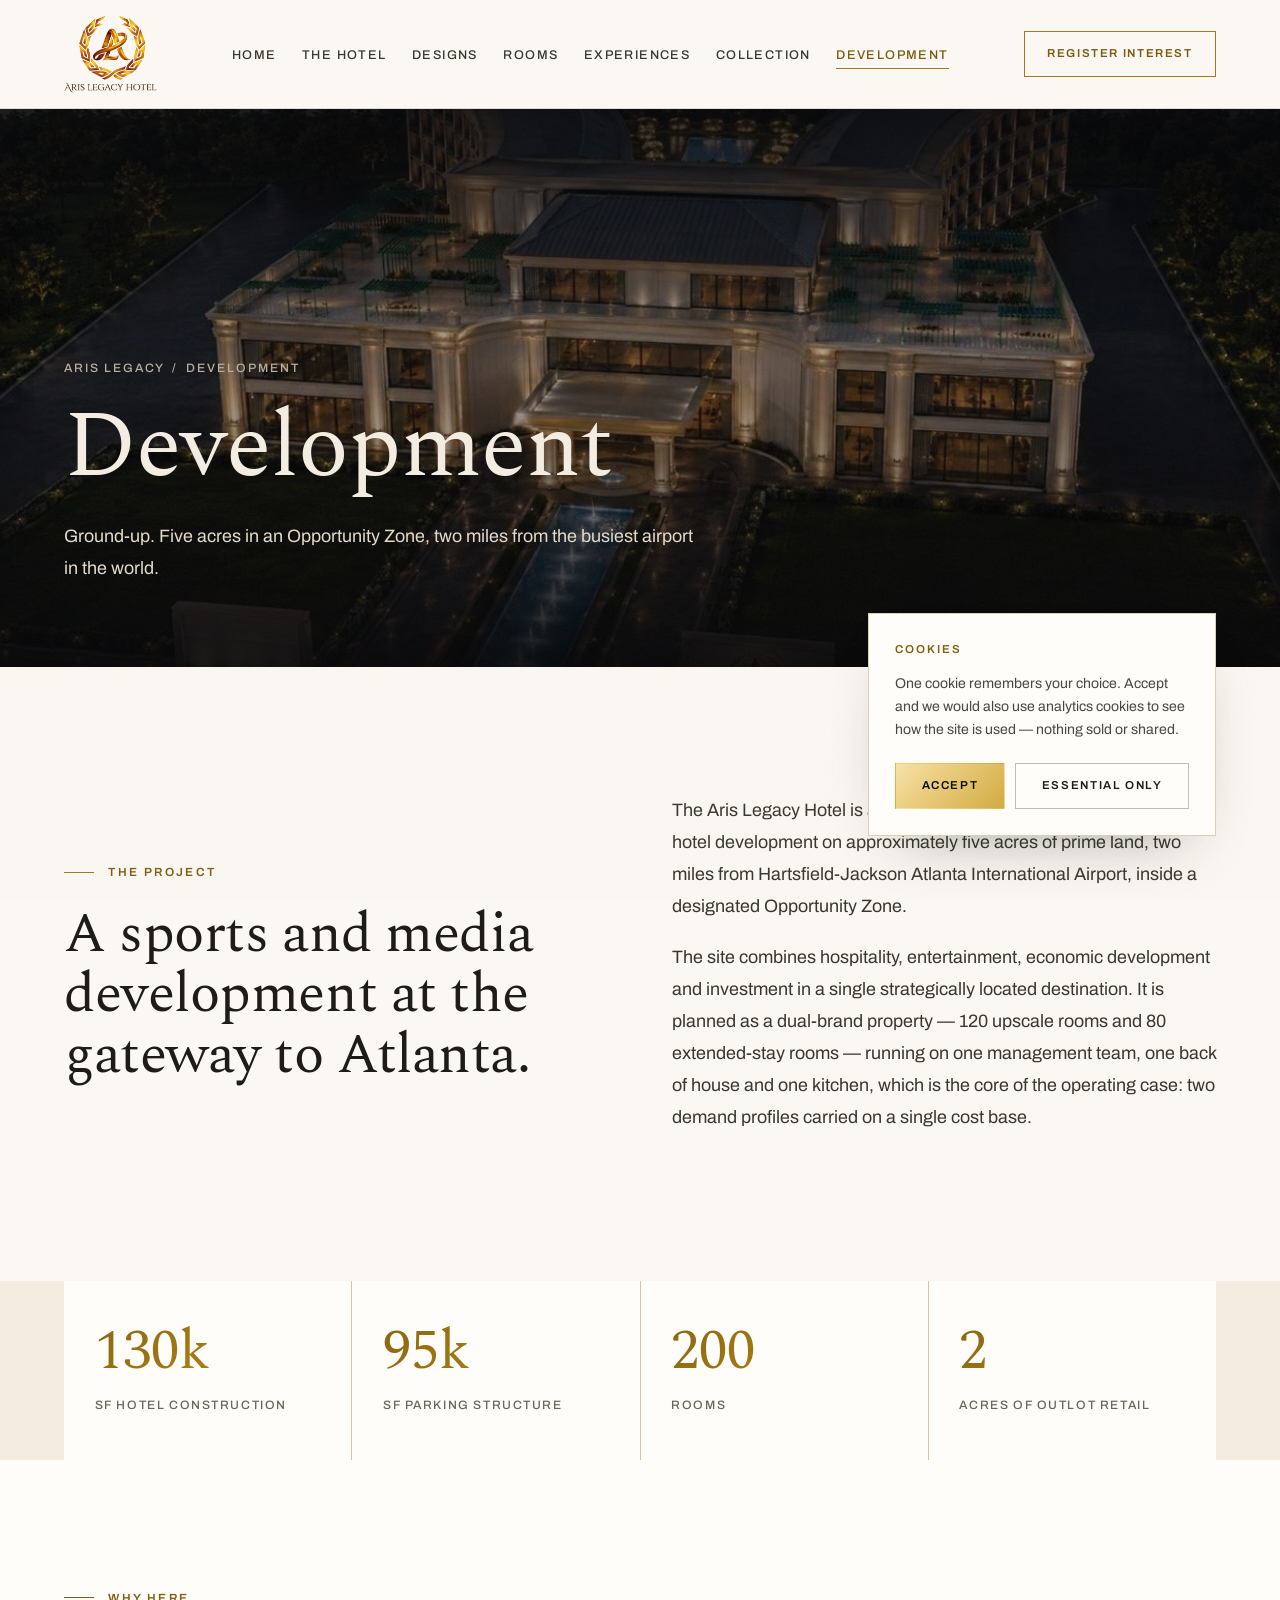
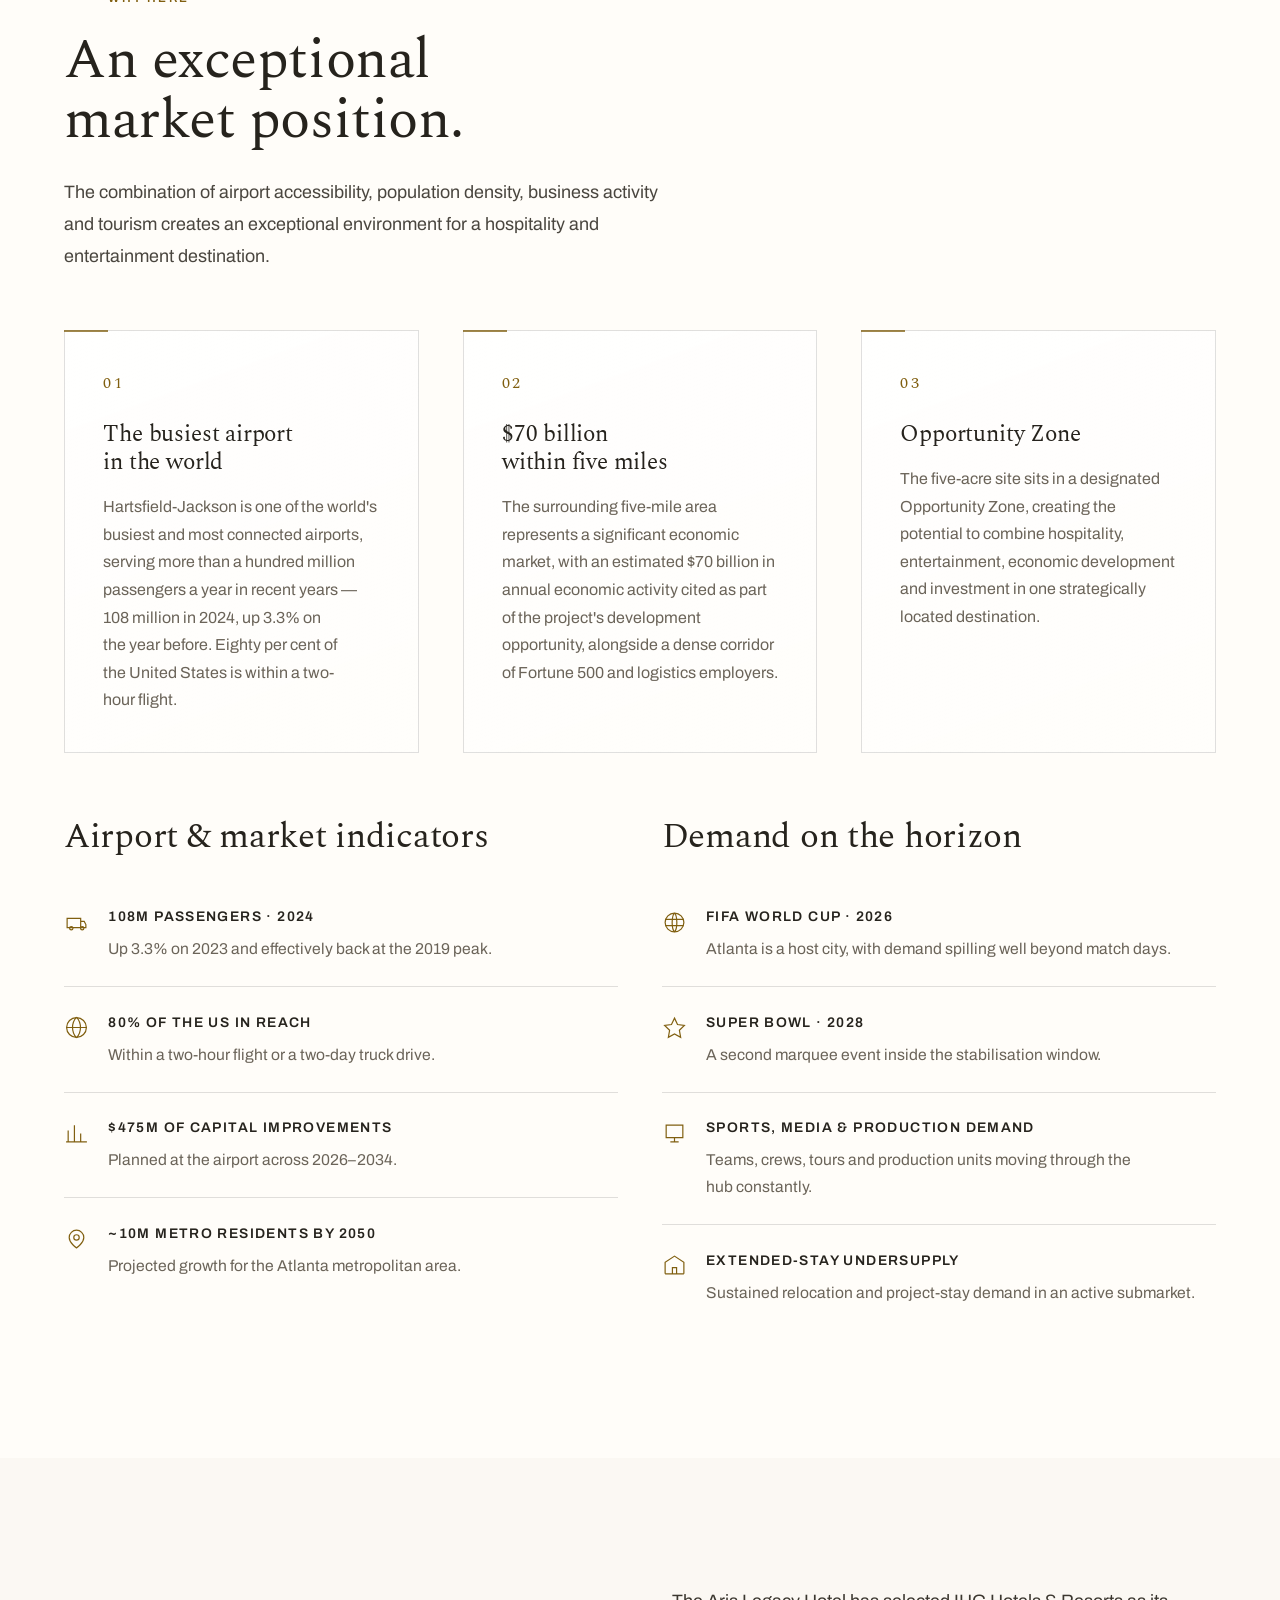
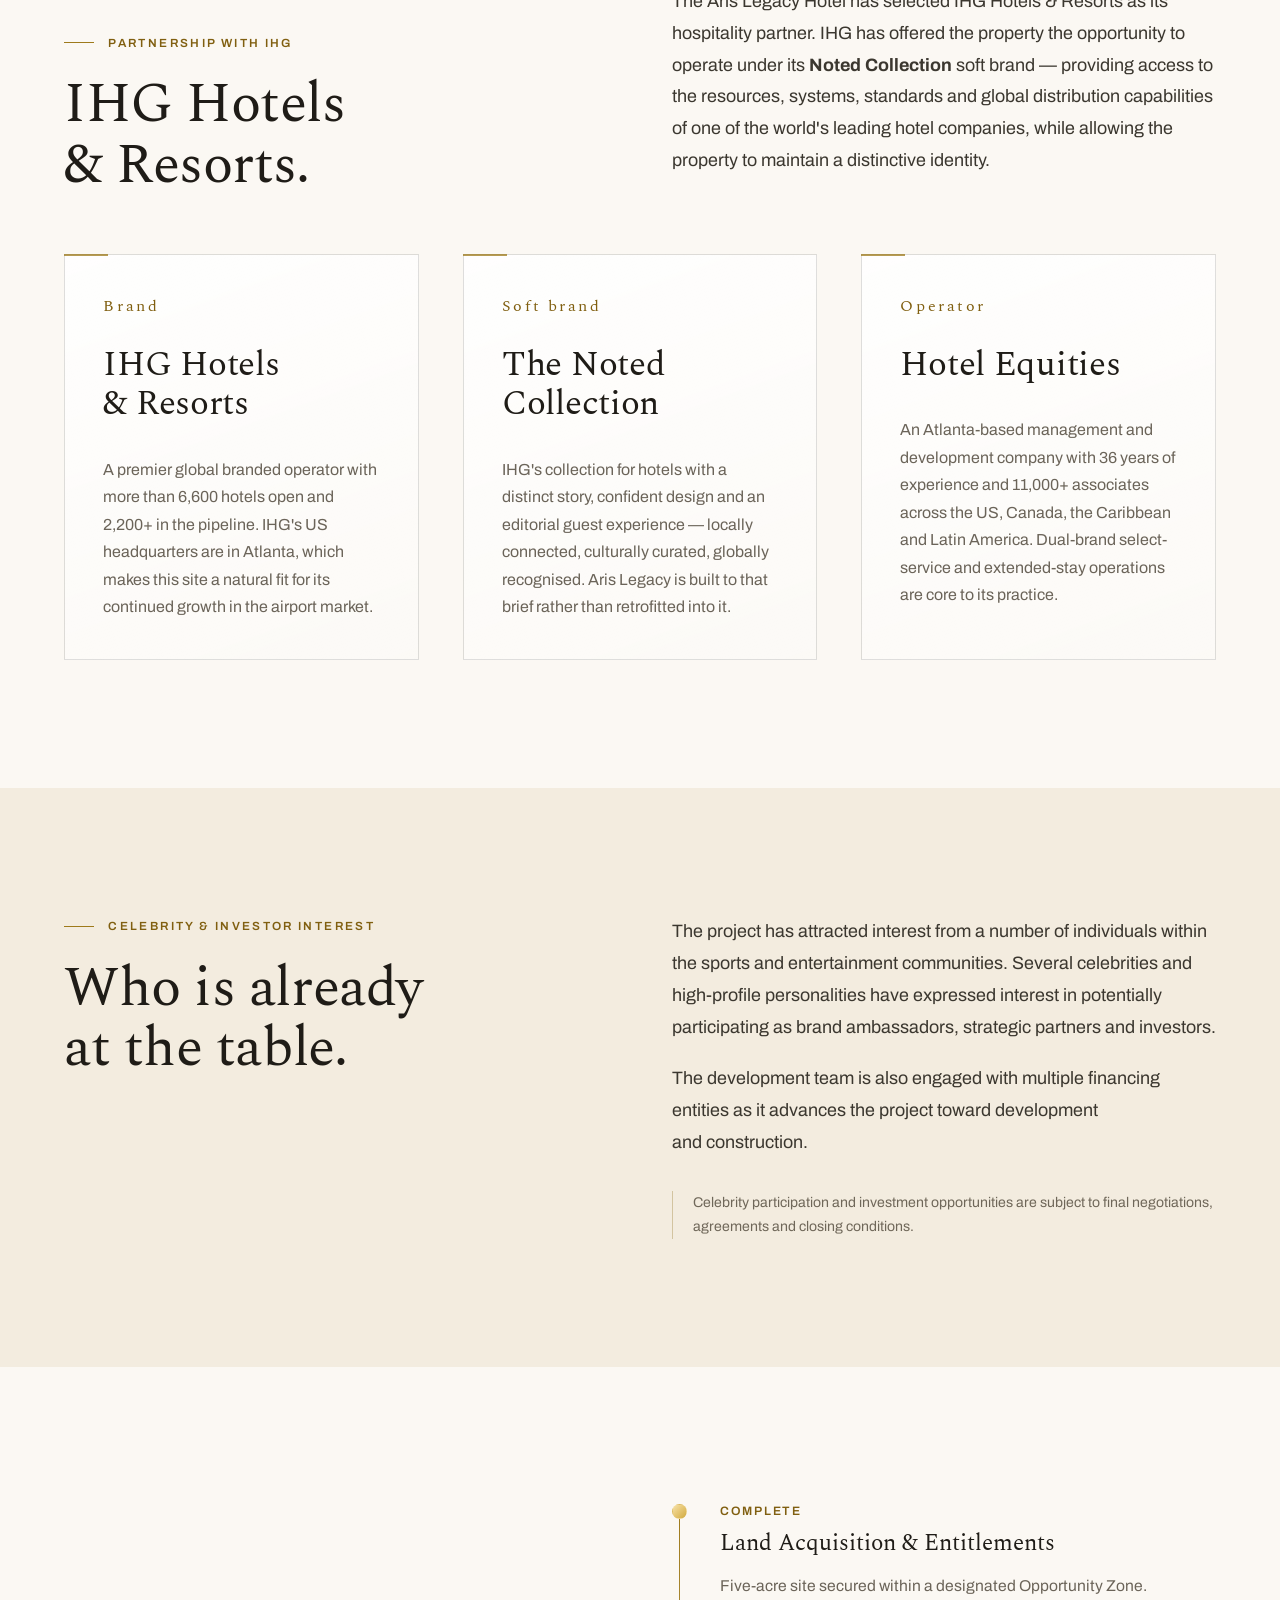
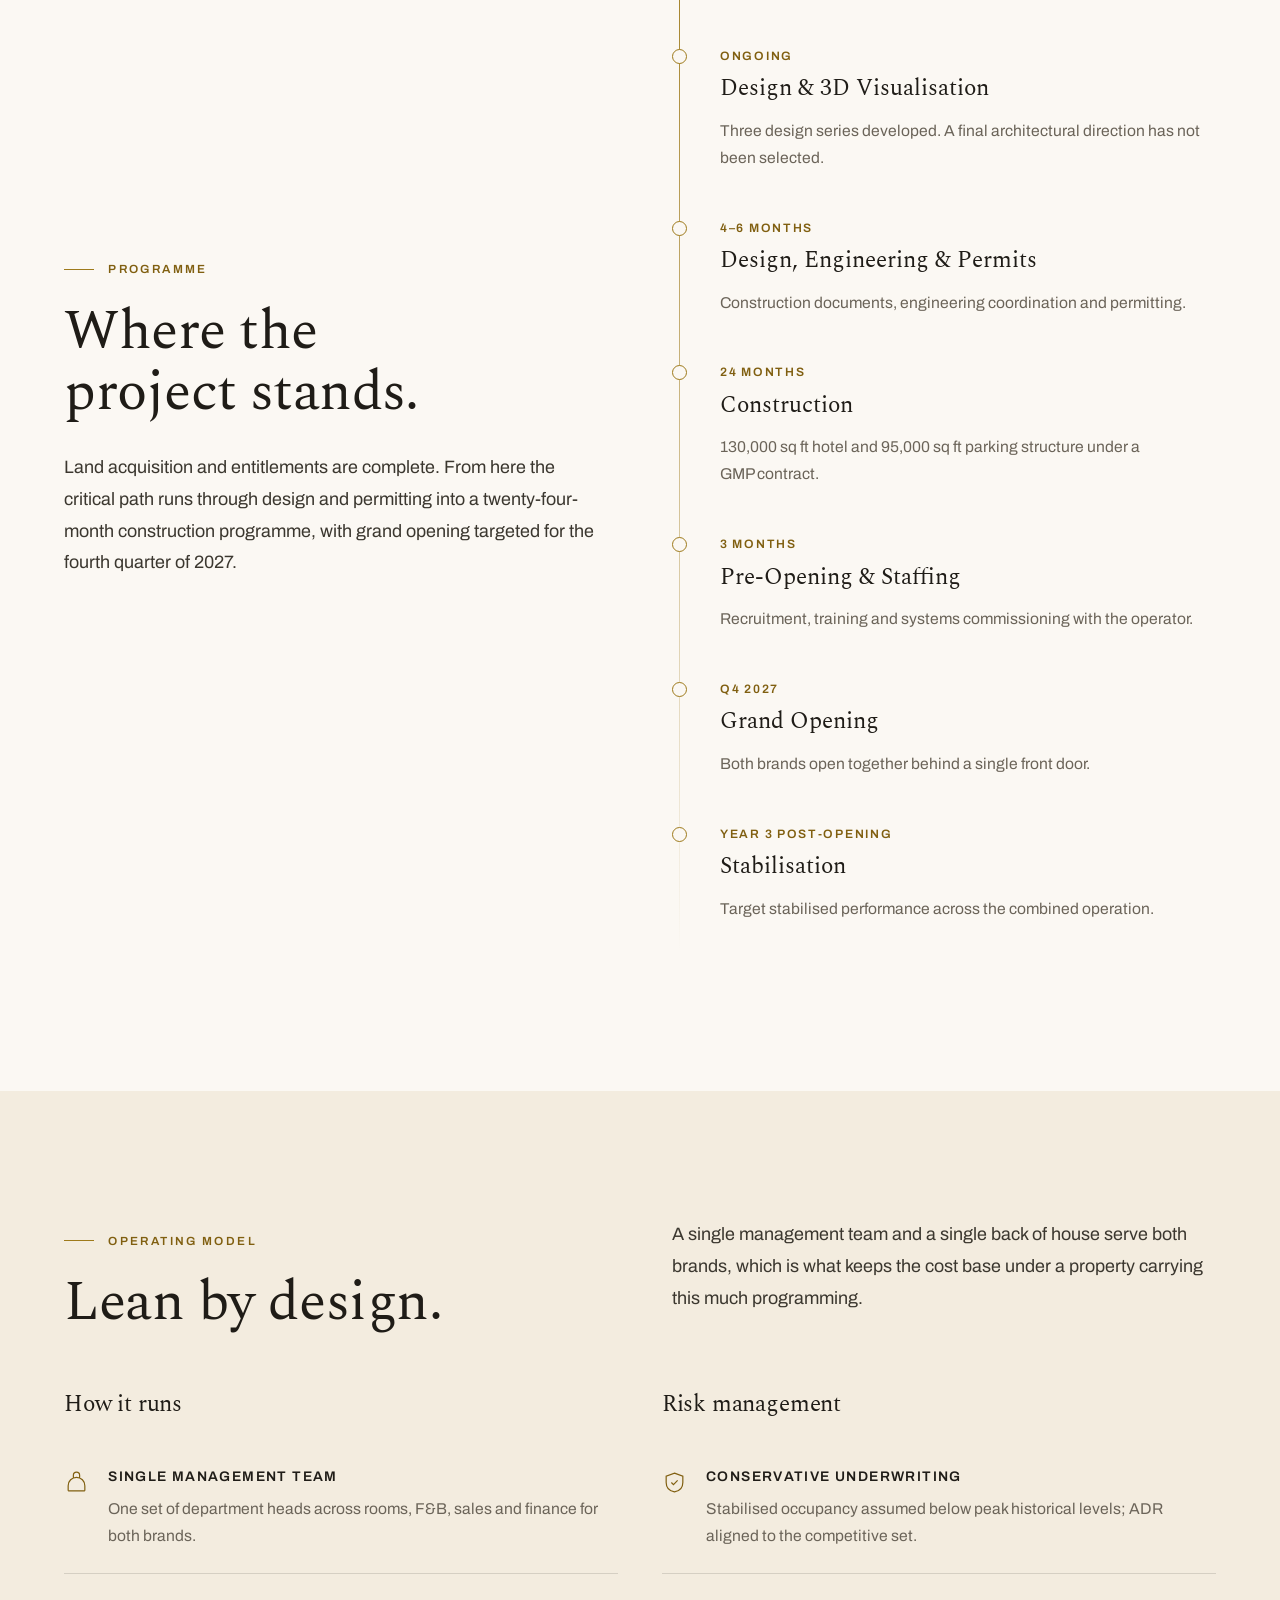
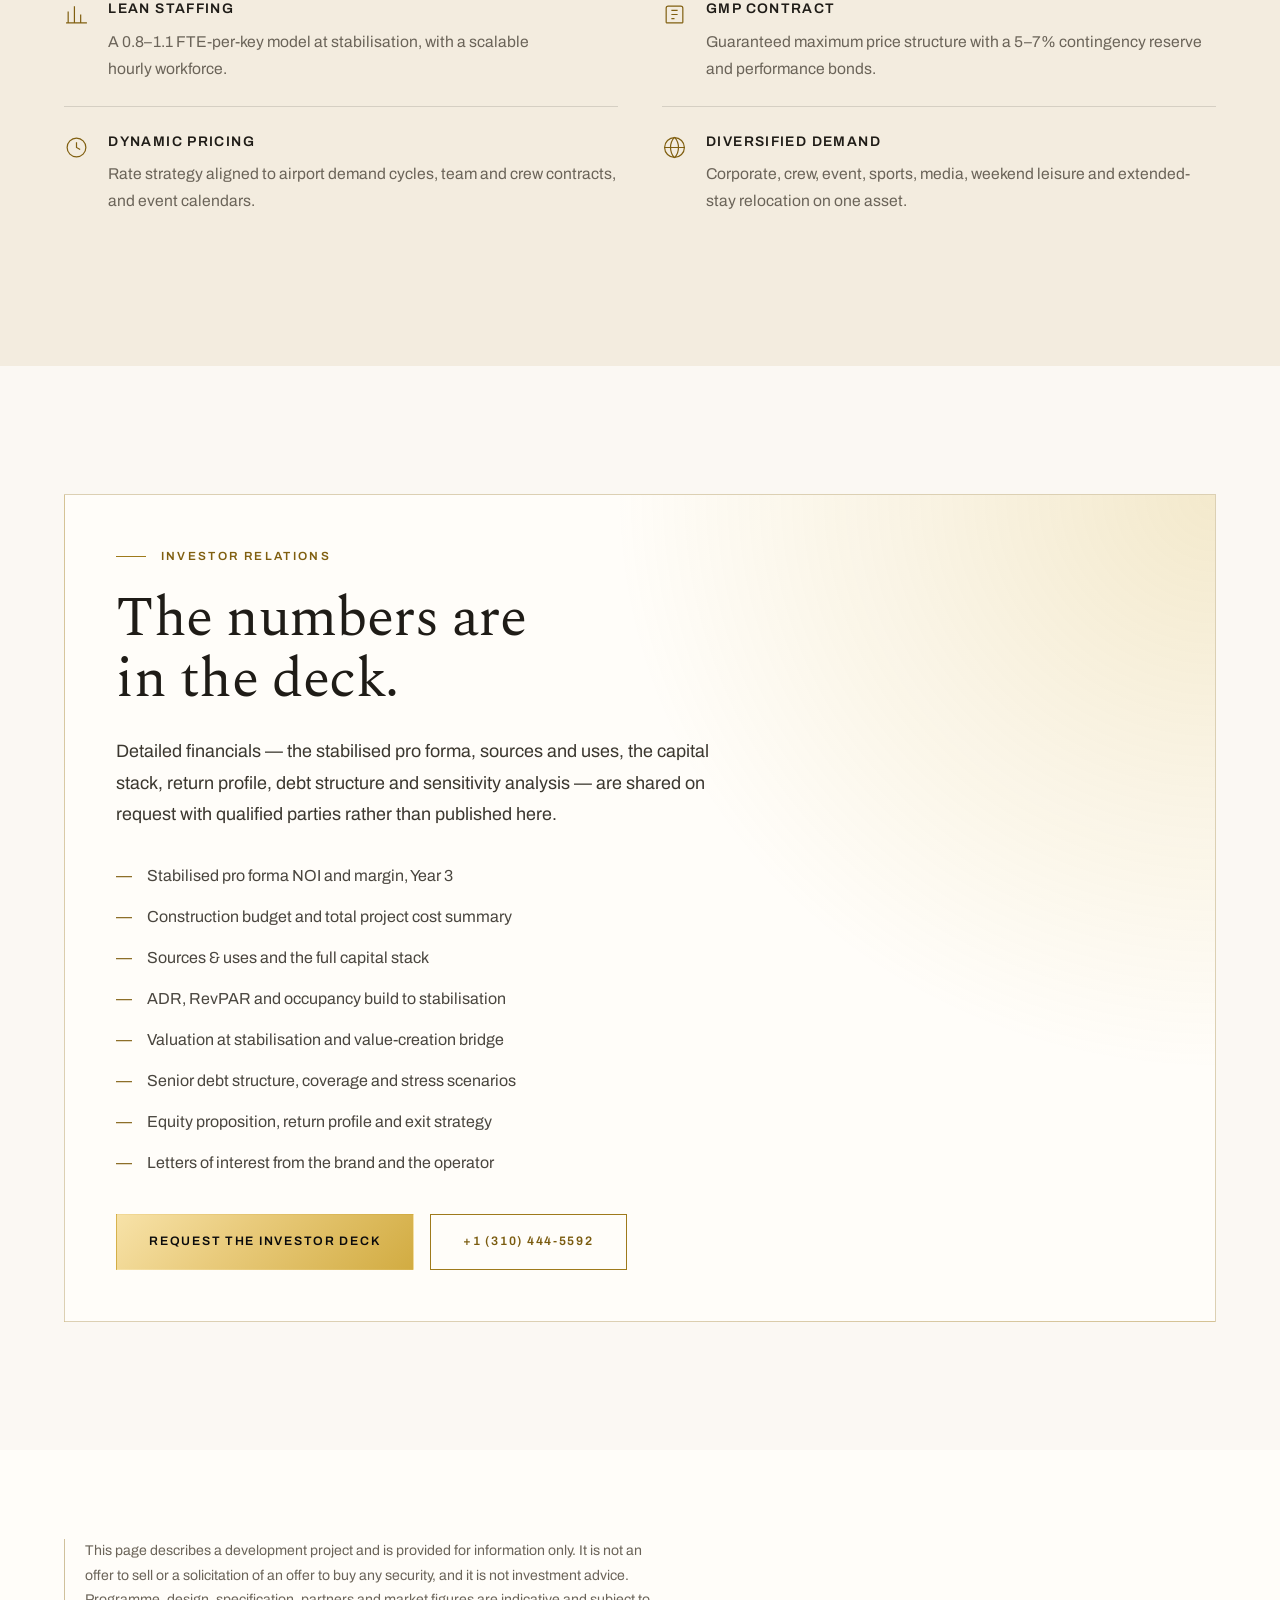
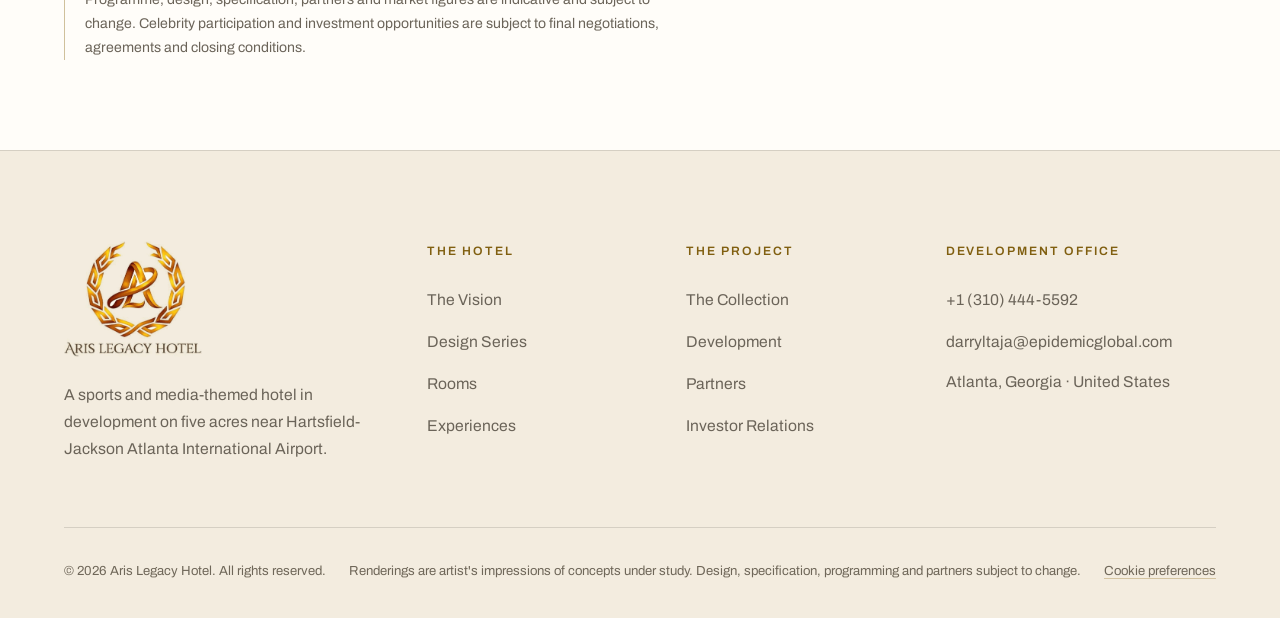
<file: development.html>
<!DOCTYPE html>
<html lang="en">
<head>
<meta charset="utf-8">
<meta name="viewport" content="width=device-width,initial-scale=1">
<meta name="theme-color" content="#FBF8F3">
<title>Development — Aris Legacy Hotel Atlanta</title>
<meta name="description" content="A ground-up sports and media hotel development on five acres in an Opportunity Zone two miles from Hartsfield-Jackson, with IHG Hotels & Resorts.">
<link rel="preconnect" href="https://fonts.googleapis.com">
<link rel="preconnect" href="https://fonts.gstatic.com" crossorigin>
<link href="https://fonts.googleapis.com/css2?family=Archivo:wght@400;500;600&family=Spectral:ital,wght@0,400;0,500;1,400&display=swap" rel="stylesheet">
<link rel="stylesheet" href="assets/css/style.css?v=20260902-sticky-menu">
</head>
<body>

<!-- ============ NAV ============ -->
<header class="nav">
  <a class="mark" href="index.html" aria-label="Aris Legacy Hotel — home">
    <img class="mark-logo" src="assets/img/logo-lockup.png" width="722" height="608" alt="Aris Legacy Hotel" decoding="async">
  </a>

  <nav aria-label="Primary">
    <ul class="nav-links">
      <li><a href="index.html">Home</a></li>
      <li><a href="the-hotel.html">The Hotel</a></li>
      <li><a href="designs.html">Designs</a></li>
      <li><a href="accommodations.html">Rooms</a></li>
      <li><a href="experiences.html">Experiences</a></li>
      <li><a href="collection.html">Collection</a></li>
      <li><a href="development.html" aria-current="page">Development</a></li>
    </ul>
  </nav>

  <div class="nav-cta">
    <a class="btn btn-sm" href="contact.html">Register Interest</a>
    <button class="burger" aria-label="Open menu" aria-expanded="false"><span></span><span></span><span></span></button>
  </div>
</header>

<nav class="drawer" aria-label="Mobile">
  <a href="index.html">Home</a>
  <a href="the-hotel.html">The Hotel</a>
  <a href="designs.html">Designs</a>
  <a href="accommodations.html">Rooms</a>
  <a href="experiences.html">Experiences</a>
  <a href="collection.html">Collection</a>
  <a href="development.html" aria-current="page">Development</a>
  <a href="contact.html">Contact</a>
  <p class="drawer-foot">Atlanta · Miami · Los Angeles</p>
</nav>

<section class="phero">
  <div class="phero-media"><img src="assets/img/s2-aerial-night.jpg" alt="The hotel site, forecourt and parking seen from the air at night" fetchpriority="high"></div>
  <div class="wrap">
    <p class="crumb rv in"><a href="index.html">Aris Legacy</a> &nbsp;/&nbsp; Development</p>
    <h1 class="d1 rv in" style="max-width:17ch">Development</h1>
    <p class="lede rv rv-d1" style="margin-top:1.6rem">Ground-up. Five acres in an Opportunity Zone, two miles from the busiest airport in the world.</p>
  </div>
</section>

<section class="pad">
  <div class="wrap split">
    <div class="split-body rv">
      <p class="eyebrow">The project</p>
      <h2 class="d2">A sports and media<br>development at the<br>gateway to Atlanta.</h2>
    </div>
    <div class="rv rv-d1">
      <p class="lede">
        The Aris Legacy Hotel is a ground-up, sports and media-themed hotel development on
        approximately five acres of prime land, two miles from Hartsfield-Jackson Atlanta
        International Airport, inside a designated Opportunity Zone.
      </p>
      <p class="lede">
        The site combines hospitality, entertainment, economic development and investment in a
        single strategically located destination. It is planned as a dual-brand property — 120
        upscale rooms and 80 extended-stay rooms — running on one management team, one back of house
        and one kitchen, which is the core of the operating case: two demand profiles carried on a
        single cost base.
      </p>
    </div>
  </div>
</section>

<section class="deep">
  <div class="wrap-wide">
    <div class="stats">
      <div class="stat rv"><b data-count="130" data-suf="k">130k</b><small>SF Hotel Construction</small></div>
      <div class="stat rv rv-d1"><b data-count="95" data-suf="k">95k</b><small>SF Parking Structure</small></div>
      <div class="stat rv rv-d2"><b data-count="200">200</b><small>Rooms</small></div>
      <div class="stat rv rv-d3"><b data-count="2">2</b><small>Acres of Outlot Retail</small></div>
    </div>
  </div>
</section>

<section class="pad stone">
  <div class="wrap">
    <div style="max-width:60ch;margin-bottom:clamp(38px,4.5vw,68px)">
      <p class="eyebrow rv">Why here</p>
      <h2 class="d2 rv rv-d1">An exceptional<br>market position.</h2>
      <p class="lede rv rv-d2" style="margin-top:1.6rem">
        The combination of airport accessibility, population density, business activity and tourism
        creates an exceptional environment for a hospitality and entertainment destination.
      </p>
    </div>
    <div class="grid g3">
      <article class="card rv"><span class="num">01</span><h3 class="d4">The busiest airport in the world</h3>
        <p>Hartsfield-Jackson is one of the world's busiest and most connected airports, serving more
           than a hundred million passengers a year in recent years — 108 million in 2024, up 3.3%
           on the year before. Eighty per cent of the United States is within a two-hour flight.</p></article>
      <article class="card rv rv-d1"><span class="num">02</span><h3 class="d4">$70 billion within five miles</h3>
        <p>The surrounding five-mile area represents a significant economic market, with an estimated
           $70 billion in annual economic activity cited as part of the project's development
           opportunity, alongside a dense corridor of Fortune 500 and logistics employers.</p></article>
      <article class="card rv rv-d2"><span class="num">03</span><h3 class="d4">Opportunity Zone</h3>
        <p>The five-acre site sits in a designated Opportunity Zone, creating the potential to
           combine hospitality, entertainment, economic development and investment in one
           strategically located destination.</p></article>
    </div>

    <div class="grid g2" style="margin-top:clamp(40px,5vw,72px)">
      <div class="rv">
        <h3 class="d3" style="margin-bottom:1.6rem">Airport &amp; market indicators</h3>
        <div class="amenity"><svg viewBox="0 0 24 24"><path d="M3 8h13v9H3zM16 11h3.4l1.6 3v3h-5z"/><circle cx="7" cy="17.5" r="1.6"/><circle cx="17.5" cy="17.5" r="1.6"/></svg>
          <div><h4>108M passengers · 2024</h4><p>Up 3.3% on 2023 and effectively back at the 2019 peak.</p></div></div>
        <div class="amenity"><svg viewBox="0 0 24 24"><path d="M2 12h20M12 2a15 15 0 010 20M12 2a15 15 0 000 20"/><circle cx="12" cy="12" r="9.5"/></svg>
          <div><h4>80% of the US in reach</h4><p>Within a two-hour flight or a two-day truck drive.</p></div></div>
        <div class="amenity"><svg viewBox="0 0 24 24"><path d="M4 20V9M10 20V4M16 20v-8M22 20H2"/></svg>
          <div><h4>$475M of capital improvements</h4><p>Planned at the airport across 2026–2034.</p></div></div>
        <div class="amenity" style="border-bottom:0"><svg viewBox="0 0 24 24"><path d="M12 21s7-4.6 7-10a7 7 0 10-14 0c0 5.4 7 10 7 10z"/><circle cx="12" cy="11" r="2.6"/></svg>
          <div><h4>~10M metro residents by 2050</h4><p>Projected growth for the Atlanta metropolitan area.</p></div></div>
      </div>
      <div class="rv rv-d1">
        <h3 class="d3" style="margin-bottom:1.6rem">Demand on the horizon</h3>
        <div class="amenity"><svg viewBox="0 0 24 24"><circle cx="12" cy="12" r="9"/><path d="M12 3c-3 3-3 15 0 18M12 3c3 3 3 15 0 18M3.5 9h17M3.5 15h17"/></svg>
          <div><h4>FIFA World Cup · 2026</h4><p>Atlanta is a host city, with demand spilling well beyond match days.</p></div></div>
        <div class="amenity"><svg viewBox="0 0 24 24"><path d="M12 3l2.9 6.1 6.6.9-4.8 4.7 1.2 6.7L12 18.2 6.1 21.4l1.2-6.7L2.5 10l6.6-.9z"/></svg>
          <div><h4>Super Bowl · 2028</h4><p>A second marquee event inside the stabilisation window.</p></div></div>
        <div class="amenity"><svg viewBox="0 0 24 24"><path d="M4 4h16v12H4zM8 20h8M12 16v4"/></svg>
          <div><h4>Sports, media &amp; production demand</h4><p>Teams, crews, tours and production units moving through the hub constantly.</p></div></div>
        <div class="amenity" style="border-bottom:0"><svg viewBox="0 0 24 24"><path d="M3 20V9l9-6 9 6v11M3 20h18M10 20v-6h4v6"/></svg>
          <div><h4>Extended-stay undersupply</h4><p>Sustained relocation and project-stay demand in an active submarket.</p></div></div>
      </div>
    </div>
  </div>
</section>

<section class="pad" id="partners" style="scroll-margin-top:118px">
  <div class="wrap">
    <div class="split" style="align-items:end;margin-bottom:clamp(38px,4.5vw,68px)">
      <div class="rv">
        <p class="eyebrow">Partnership with IHG</p>
        <h2 class="d2">IHG Hotels<br>&amp; Resorts.</h2>
      </div>
      <div class="rv rv-d1">
        <p class="lede">
          The Aris Legacy Hotel has selected IHG Hotels &amp; Resorts as its hospitality partner. IHG
          has offered the property the opportunity to operate under its <strong>Noted Collection</strong>
          soft brand — providing access to the resources, systems, standards and global distribution
          capabilities of one of the world's leading hotel companies, while allowing the property to
          maintain a distinctive identity.
        </p>
      </div>
    </div>

    <div class="grid g3">
      <article class="card rv"><span class="num">Brand</span><h3 class="d3">IHG Hotels &amp; Resorts</h3>
        <p style="margin-top:1rem">A premier global branded operator with more than 6,600 hotels open
        and 2,200+ in the pipeline. IHG's US headquarters are in Atlanta, which makes this site a
        natural fit for its continued growth in the airport market.</p></article>
      <article class="card rv rv-d1"><span class="num">Soft brand</span><h3 class="d3">The Noted Collection</h3>
        <p style="margin-top:1rem">IHG's collection for hotels with a distinct story, confident design
        and an editorial guest experience — locally connected, culturally curated, globally
        recognised. Aris Legacy is built to that brief rather than retrofitted into it.</p></article>
      <article class="card rv rv-d2"><span class="num">Operator</span><h3 class="d3">Hotel Equities</h3>
        <p style="margin-top:1rem">An Atlanta-based management and development company with 36 years of
        experience and 11,000+ associates across the US, Canada, the Caribbean and Latin America.
        Dual-brand select-service and extended-stay operations are core to its practice.</p></article>
    </div>
  </div>
</section>

<section class="pad deep" id="interest" style="scroll-margin-top:118px">
  <div class="wrap split" style="align-items:start">
    <div class="rv">
      <p class="eyebrow">Celebrity &amp; investor interest</p>
      <h2 class="d2">Who is already<br>at the table.</h2>
    </div>
    <div class="rv rv-d1">
      <p class="lede">
        The project has attracted interest from a number of individuals within the sports and
        entertainment communities. Several celebrities and high-profile personalities have expressed
        interest in potentially participating as brand ambassadors, strategic partners and investors.
      </p>
      <p class="lede">
        The development team is also engaged with multiple financing entities as it advances the
        project toward development and construction.
      </p>
      <p class="disclaim" style="margin-top:2rem">
        Celebrity participation and investment opportunities are subject to final negotiations,
        agreements and closing conditions.
      </p>
    </div>
  </div>
</section>

<section class="pad" id="timeline" style="scroll-margin-top:118px">
  <div class="wrap split">
    <div class="split-body rv">
      <p class="eyebrow">Programme</p>
      <h2 class="d2">Where the<br>project stands.</h2>
      <p class="lede" style="margin-top:1.8rem">
        Land acquisition and entitlements are complete. From here the critical path runs through
        design and permitting into a twenty-four-month construction programme, with grand opening
        targeted for the fourth quarter of 2027.
      </p>
    </div>
    <div class="rv rv-d1">
      <ol class="tl">
        <li class="done"><small>Complete</small><b>Land Acquisition &amp; Entitlements</b>
          <p>Five-acre site secured within a designated Opportunity Zone.</p></li>
        <li><small>Ongoing</small><b>Design &amp; 3D Visualisation</b>
          <p>Three design series developed. A final architectural direction has not been selected.</p></li>
        <li><small>4–6 Months</small><b>Design, Engineering &amp; Permits</b>
          <p>Construction documents, engineering coordination and permitting.</p></li>
        <li><small>24 Months</small><b>Construction</b>
          <p>130,000 sq ft hotel and 95,000 sq ft parking structure under a GMP contract.</p></li>
        <li><small>3 Months</small><b>Pre-Opening &amp; Staffing</b>
          <p>Recruitment, training and systems commissioning with the operator.</p></li>
        <li><small>Q4 2027</small><b>Grand Opening</b>
          <p>Both brands open together behind a single front door.</p></li>
        <li><small>Year 3 Post-Opening</small><b>Stabilisation</b>
          <p>Target stabilised performance across the combined operation.</p></li>
      </ol>
    </div>
  </div>
</section>

<section class="pad deep">
  <div class="wrap">
    <div class="split" style="align-items:end;margin-bottom:clamp(38px,4.5vw,68px)">
      <div class="rv">
        <p class="eyebrow">Operating model</p>
        <h2 class="d2">Lean by design.</h2>
      </div>
      <p class="lede rv rv-d1">
        A single management team and a single back of house serve both brands, which is what keeps
        the cost base under a property carrying this much programming.
      </p>
    </div>
    <div class="grid g2">
      <div class="rv">
        <h3 class="d4" style="margin-bottom:1.4rem">How it runs</h3>
        <div class="amenity"><svg viewBox="0 0 24 24"><path d="M4 20v-5a8 8 0 0116 0v5M4 20h16M9 8V5a3 3 0 016 0v3"/></svg>
          <div><h4>Single management team</h4><p>One set of department heads across rooms, F&amp;B, sales and finance for both brands.</p></div></div>
        <div class="amenity"><svg viewBox="0 0 24 24"><path d="M4 20V9M10 20V4M16 20v-8M22 20H2"/></svg>
          <div><h4>Lean staffing</h4><p>A 0.8–1.1 FTE-per-key model at stabilisation, with a scalable hourly workforce.</p></div></div>
        <div class="amenity" style="border-bottom:0"><svg viewBox="0 0 24 24"><circle cx="12" cy="12" r="9"/><path d="M12 7v5l3.5 2"/></svg>
          <div><h4>Dynamic pricing</h4><p>Rate strategy aligned to airport demand cycles, team and crew contracts, and event calendars.</p></div></div>
      </div>
      <div class="rv rv-d1">
        <h3 class="d4" style="margin-bottom:1.4rem">Risk management</h3>
        <div class="amenity"><svg viewBox="0 0 24 24"><path d="M12 3l8 3v6c0 5-3.4 8.2-8 9-4.6-.8-8-4-8-9V6z"/><path d="M9 12l2 2 4-4"/></svg>
          <div><h4>Conservative underwriting</h4><p>Stabilised occupancy assumed below peak historical levels; ADR aligned to the competitive set.</p></div></div>
        <div class="amenity"><svg viewBox="0 0 24 24"><path d="M4 20V6a2 2 0 012-2h12a2 2 0 012 2v14M4 20h16M9 8h6M9 12h6M9 16h3"/></svg>
          <div><h4>GMP contract</h4><p>Guaranteed maximum price structure with a 5–7% contingency reserve and performance bonds.</p></div></div>
        <div class="amenity" style="border-bottom:0"><svg viewBox="0 0 24 24"><path d="M2 12h20M12 2a15 15 0 010 20M12 2a15 15 0 000 20"/><circle cx="12" cy="12" r="9.5"/></svg>
          <div><h4>Diversified demand</h4><p>Corporate, crew, event, sports, media, weekend leisure and extended-stay relocation on one asset.</p></div></div>
      </div>
    </div>
  </div>
</section>

<section class="pad" id="investors" style="scroll-margin-top:118px">
  <div class="wrap">
    <div class="gated rv">
      <p class="eyebrow">Investor relations</p>
      <h2 class="d2">The numbers are<br>in the deck.</h2>
      <p class="lede" style="margin-top:1.6rem;max-width:60ch">
        Detailed financials — the stabilised pro forma, sources and uses, the capital stack, return
        profile, debt structure and sensitivity analysis — are shared on request with qualified
        parties rather than published here.
      </p>
      <ul>
        <li>Stabilised pro forma NOI and margin, Year 3</li>
        <li>Construction budget and total project cost summary</li>
        <li>Sources &amp; uses and the full capital stack</li>
        <li>ADR, RevPAR and occupancy build to stabilisation</li>
        <li>Valuation at stabilisation and value-creation bridge</li>
        <li>Senior debt structure, coverage and stress scenarios</li>
        <li>Equity proposition, return profile and exit strategy</li>
        <li>Letters of interest from the brand and the operator</li>
      </ul>
      <div style="display:flex;gap:1rem;flex-wrap:wrap">
        <a class="btn btn-solid" href="contact.html#investment">Request the Investor Deck</a>
        <a class="btn" href="tel:+13104445592">+1 (310) 444-5592</a>
      </div>
    </div>
  </div>
</section>

<section class="pad-sm stone">
  <div class="wrap">
    <p class="disclaim rv">
      This page describes a development project and is provided for information only. It is not an
      offer to sell or a solicitation of an offer to buy any security, and it is not investment
      advice. Programme, design, specification, partners and market figures are indicative and
      subject to change. Celebrity participation and investment opportunities are subject to final
      negotiations, agreements and closing conditions.
    </p>
  </div>
</section>

<!-- ============ FOOTER ============ -->
<footer>
  <div class="wrap">
    <div class="foot-grid">
      <div class="foot">
        <a class="mark" href="index.html" style="margin-bottom:1.6rem" aria-label="Aris Legacy Hotel">
          <img class="mark-logo" src="assets/img/logo-lockup.png" width="722" height="608" alt="Aris Legacy Hotel" decoding="async">
        </a>
        <p style="max-width:34ch">A sports and media-themed hotel in development on five acres near
          Hartsfield-Jackson Atlanta International Airport.</p>
      </div>

      <div class="foot">
        <h5>The Hotel</h5>
        <ul>
          <li><a href="the-hotel.html">The Vision</a></li>
          <li><a href="designs.html">Design Series</a></li>
          <li><a href="accommodations.html">Rooms</a></li>
          <li><a href="experiences.html">Experiences</a></li>
        </ul>
      </div>

      <div class="foot">
        <h5>The Project</h5>
        <ul>
          <li><a href="collection.html">The Collection</a></li>
          <li><a href="development.html">Development</a></li>
          <li><a href="development.html#partners">Partners</a></li>
          <li><a href="development.html#investors">Investor Relations</a></li>
        </ul>
      </div>

      <div class="foot">
        <h5>Development Office</h5>
        <ul>
          <li><a href="tel:+13104445592">+1 (310) 444-5592</a></li>
          <li><a href="mailto:darryltaja@epidemicglobal.com">darryltaja@epidemicglobal.com</a></li>
          <li><p>Atlanta, Georgia · United States</p></li>
        </ul>
      </div>
    </div>

    <div class="foot-bottom">
      <span>&copy; <span data-year>2026</span> Aris Legacy Hotel. All rights reserved.</span>
      <span>Renderings are artist's impressions of concepts under study. Design, specification,
        programming and partners subject to change.</span>
      <span><button class="cookie-link" type="button" data-cookie-reopen>Cookie preferences</button></span>
    </div>
  </div>
</footer>


<!-- ============ COOKIE NOTICE ============ -->
<div class="cookie" id="cookie-notice" role="dialog" aria-modal="false"
     aria-labelledby="cookie-h" aria-describedby="cookie-p" hidden>
  <h2 id="cookie-h">Cookies</h2>
  <p id="cookie-p">
    One cookie remembers your choice. Accept and we would also use analytics
    cookies to see how the site is used — nothing sold or shared.
  </p>
  <div class="cookie-act">
    <button class="btn btn-solid btn-sm" type="button" data-consent="all">Accept</button>
    <button class="btn btn-ghost btn-sm" type="button" data-consent="essential">Essential only</button>
  </div>
</div>

<script src="assets/js/main.js"></script>
</body>
</html>
</file>
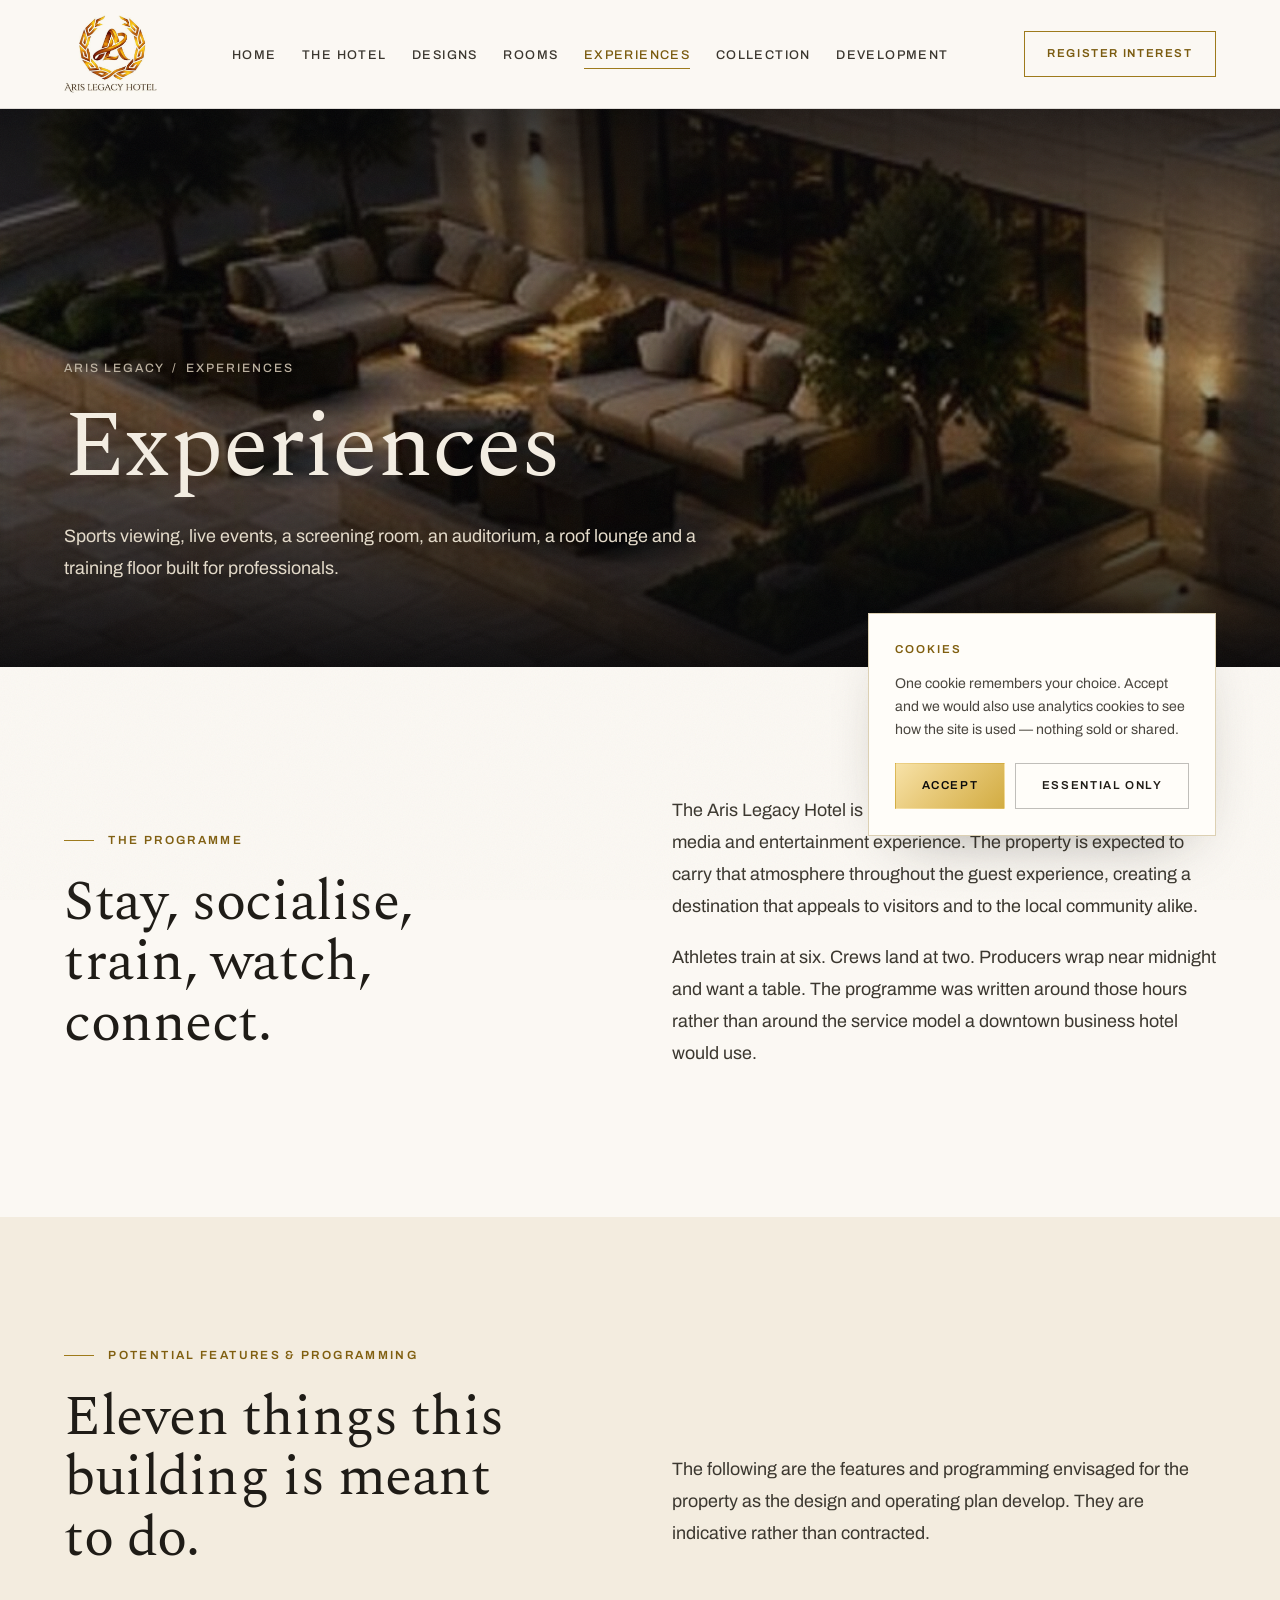
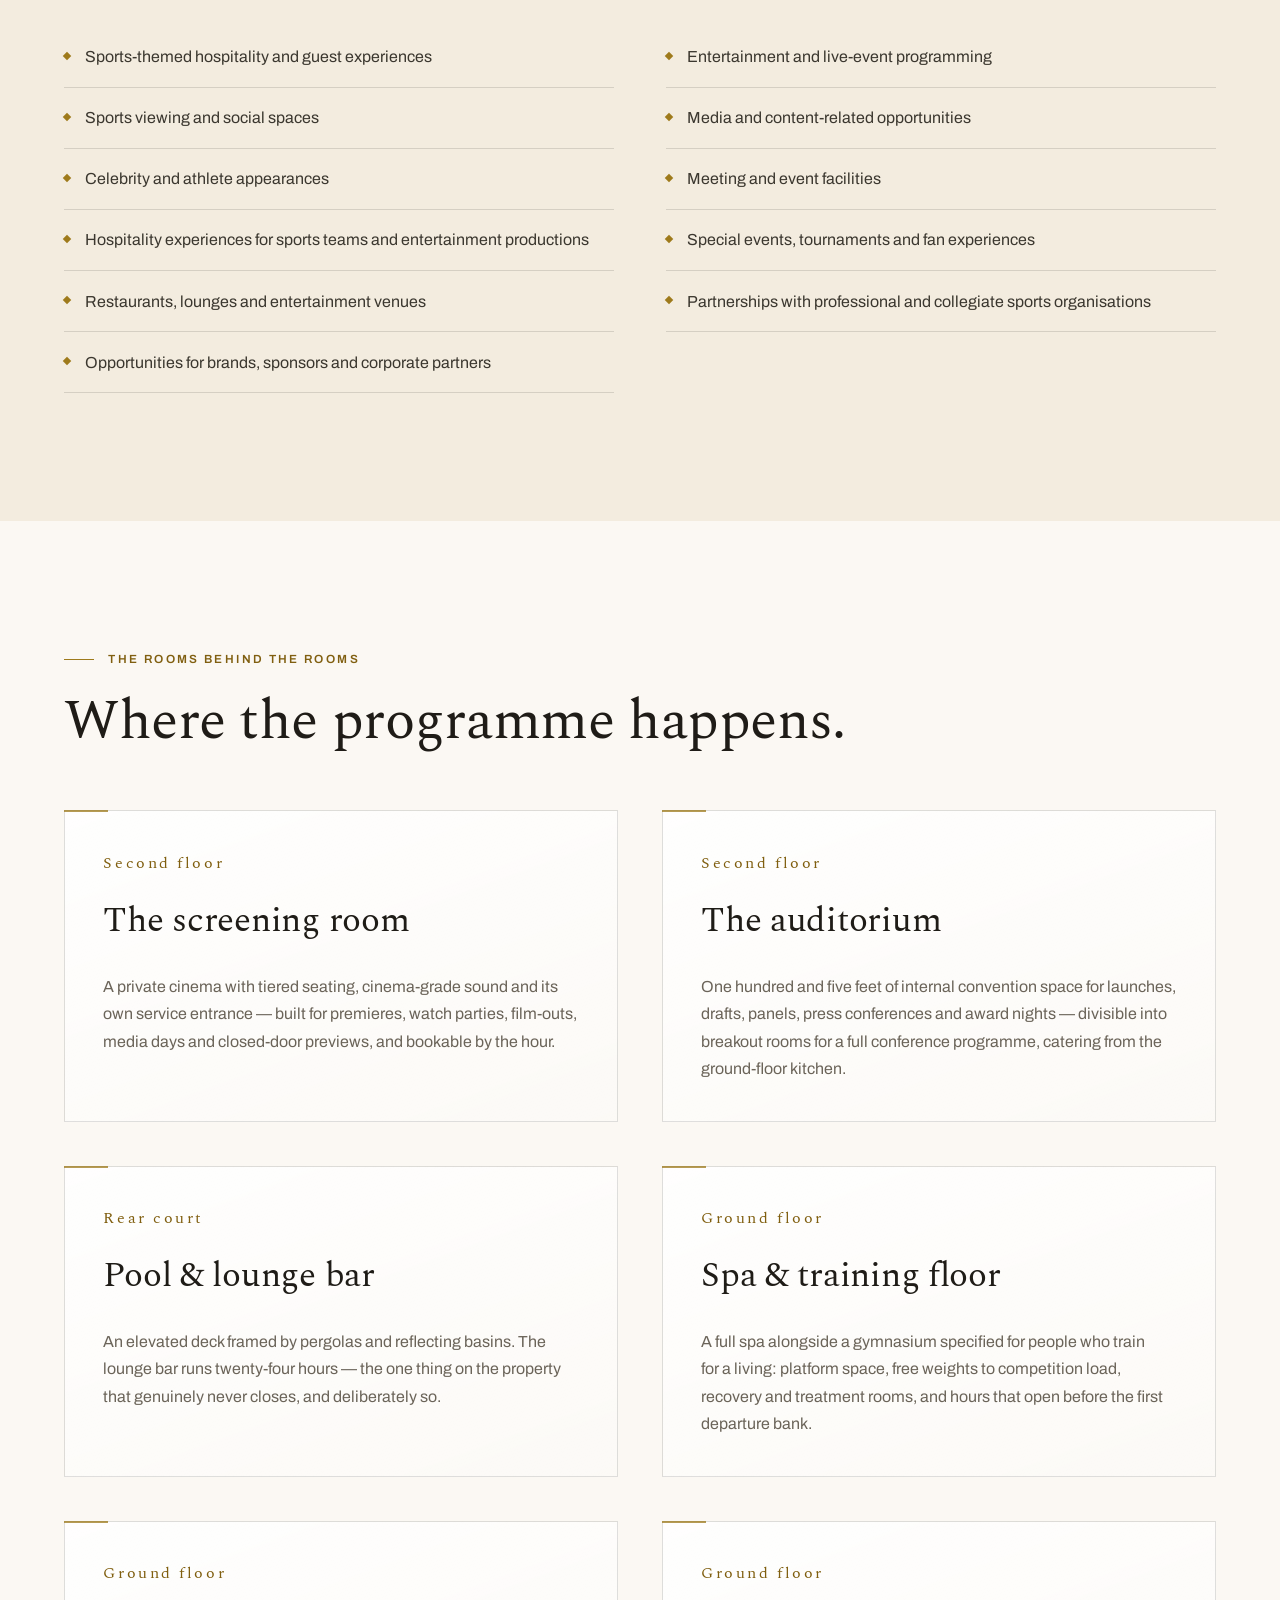
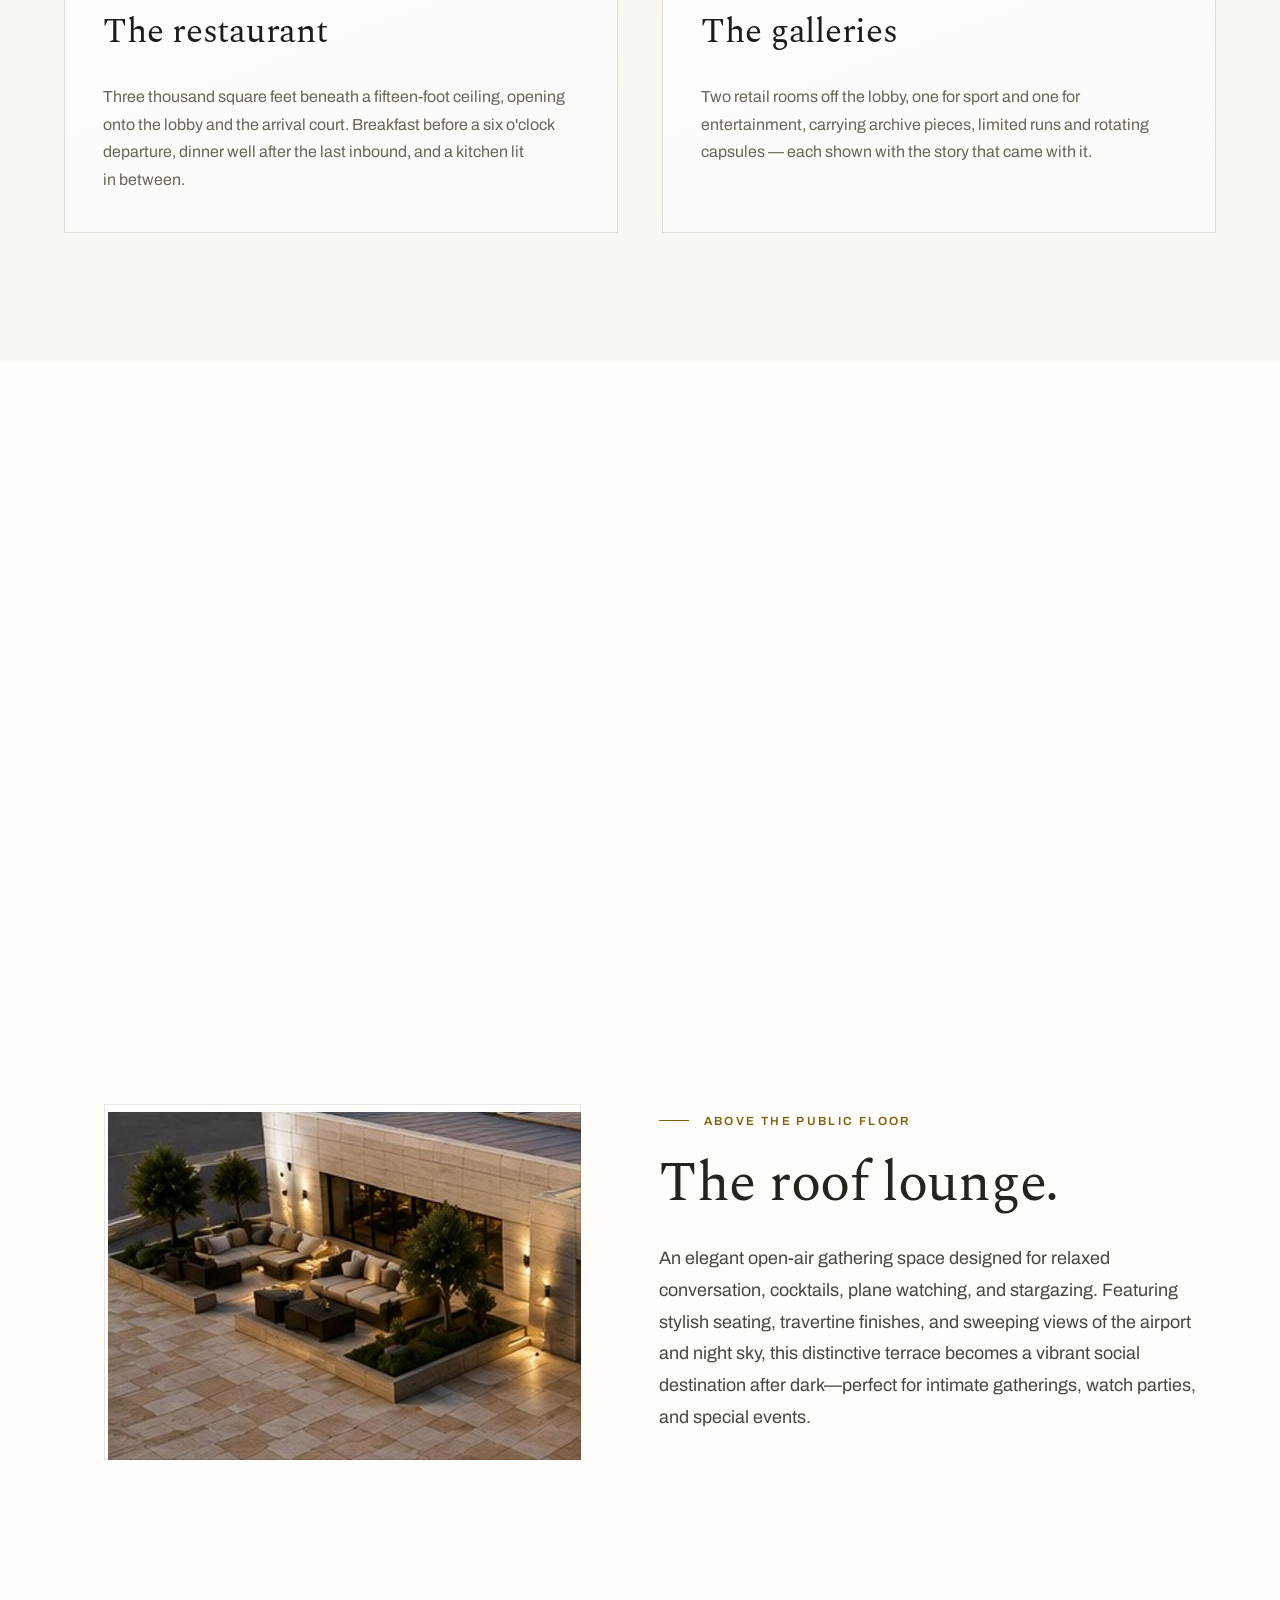
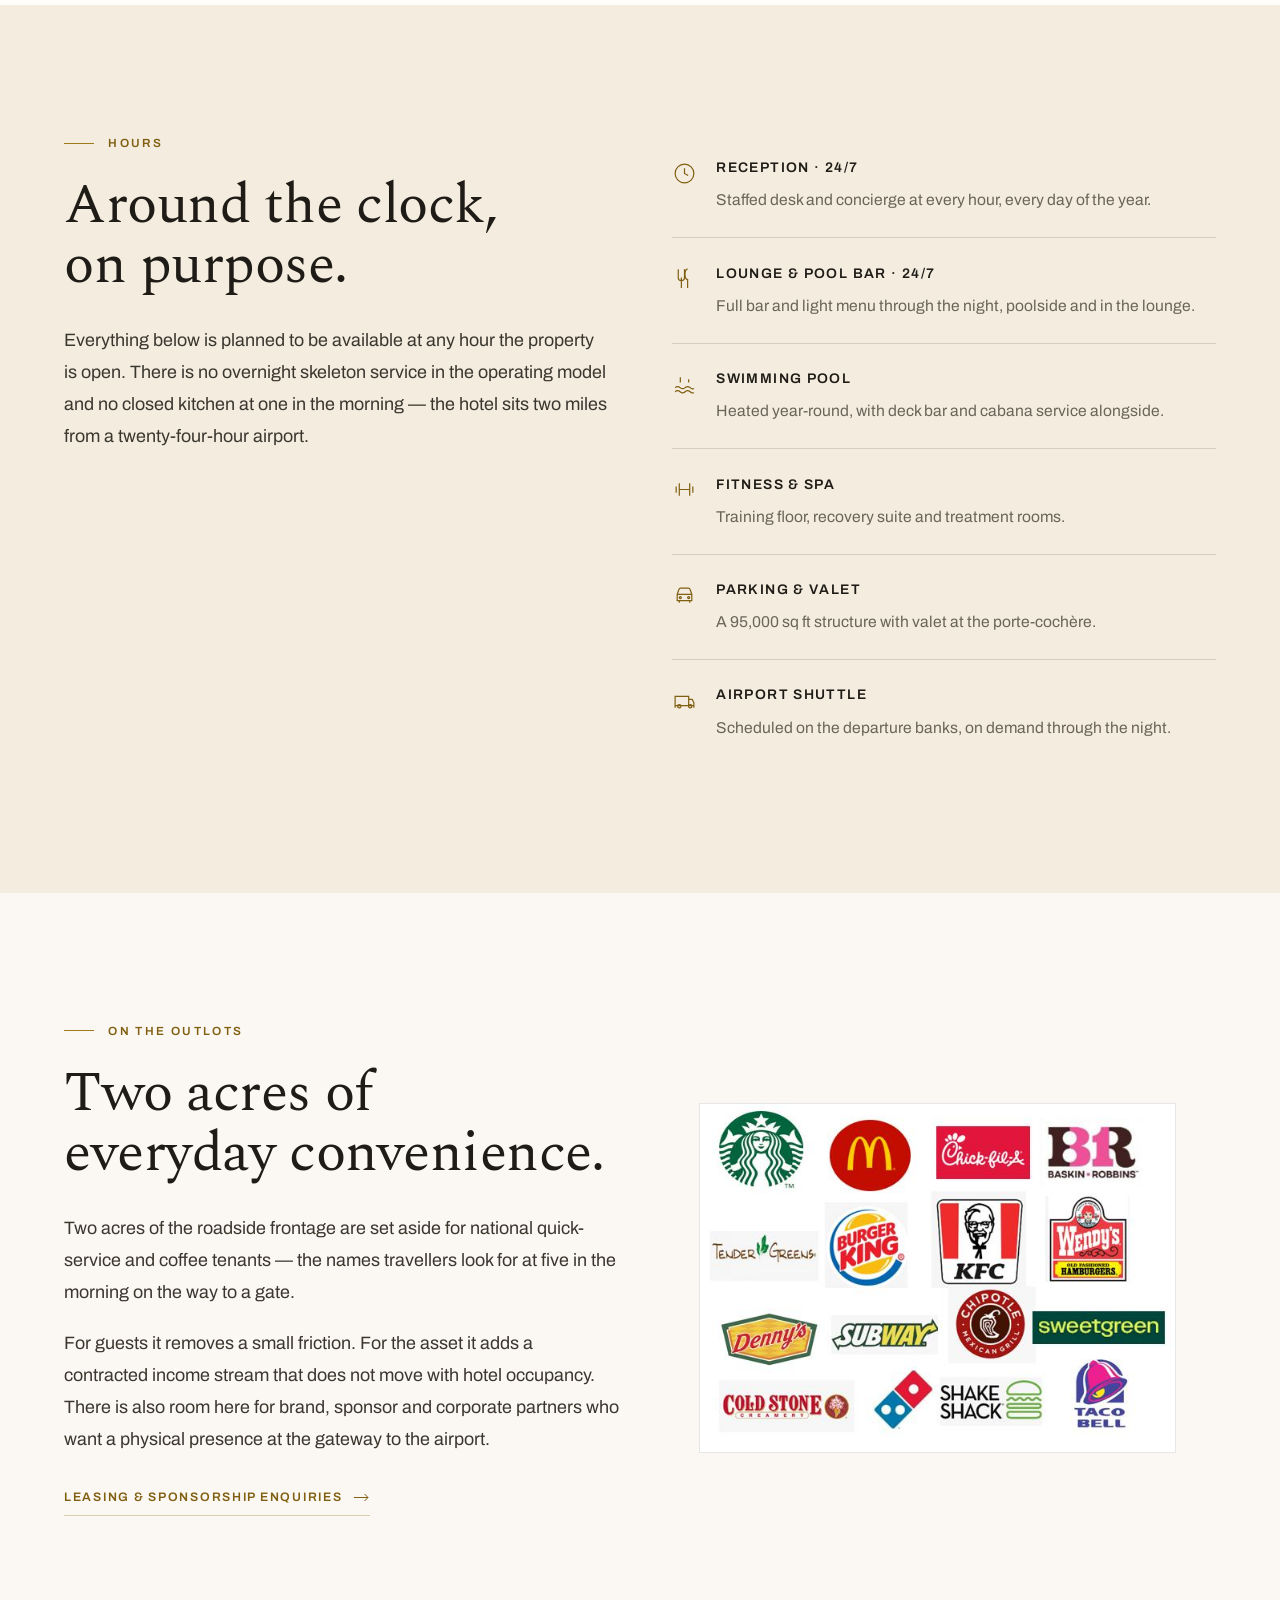
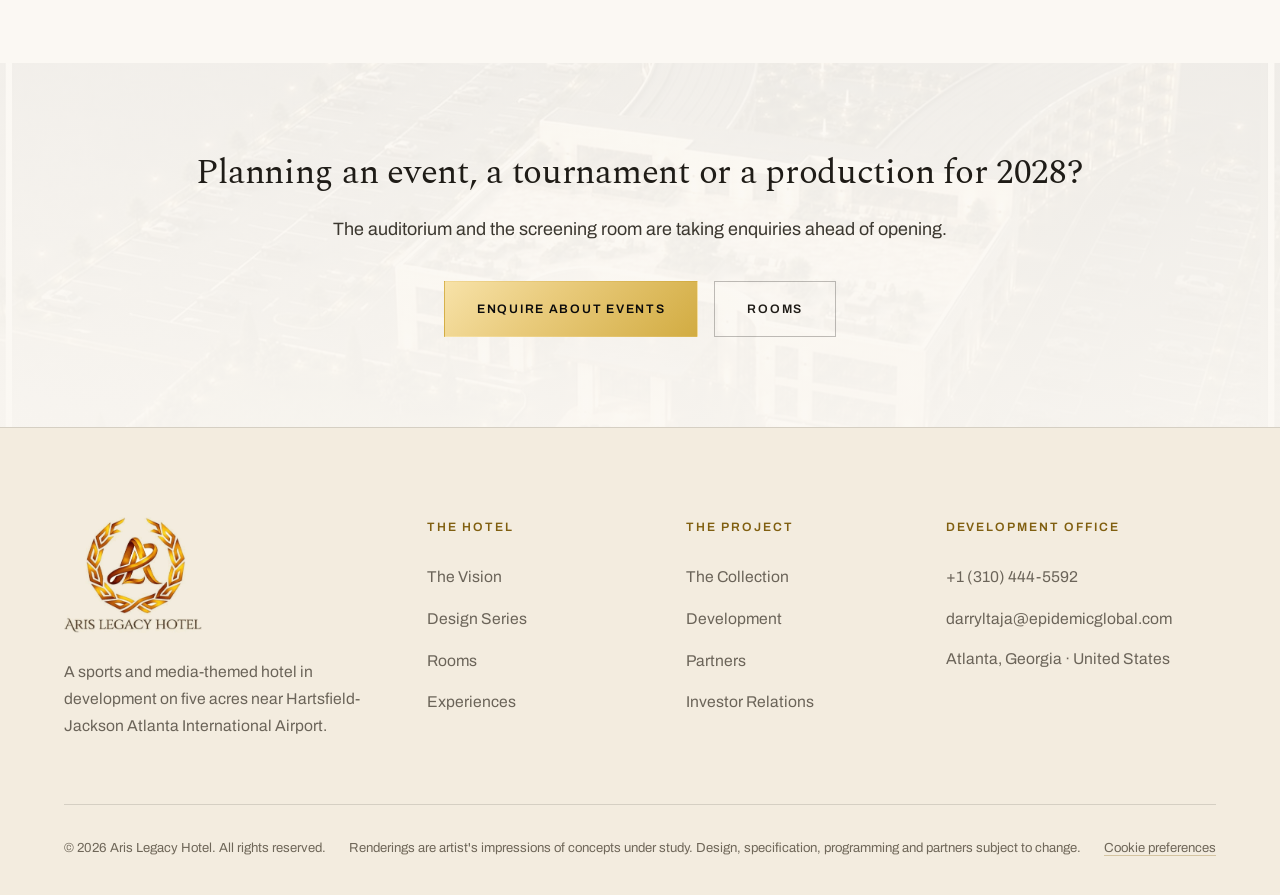
<file: experiences.html>
<!DOCTYPE html>
<html lang="en">
<head>
<meta charset="utf-8">
<meta name="viewport" content="width=device-width,initial-scale=1">
<meta name="theme-color" content="#FBF8F3">
<title>Experiences — Aris Legacy Hotel Atlanta</title>
<meta name="description" content="Sports viewing and social spaces, live-event programming, a private screening room, a 105-foot auditorium, a roof lounge, spa and training floor.">
<link rel="preconnect" href="https://fonts.googleapis.com">
<link rel="preconnect" href="https://fonts.gstatic.com" crossorigin>
<link href="https://fonts.googleapis.com/css2?family=Archivo:wght@400;500;600&family=Spectral:ital,wght@0,400;0,500;1,400&display=swap" rel="stylesheet">
<link rel="stylesheet" href="assets/css/style.css?v=20260902-sticky-menu">
<style>
/* Experiences page: keep mobile photography aligned to the reading gutter
   and preserve each supplied image's native composition. */
@media (max-width:820px){
  html,body{width:100%;max-width:100%;overflow-x:hidden}
  .split,.experience-gym-feature .wrap.split{
    display:grid;grid-template-columns:minmax(0,1fr);gap:30px;
  }
  .split > *{width:100%;min-width:0}
  .experience-feature .split-media,
  .experience-feature .split.rev .split-media{
    display:block;order:0;
    width:100%!important;max-width:none!important;
    margin:0!important;padding:0!important;
  }
  .experience-feature .split-media .figure{
    display:block;width:100%!important;height:auto!important;
    aspect-ratio:auto!important;margin:0!important;
    background:transparent;box-shadow:0 10px 28px rgba(31,28,23,.1);
  }
  .experience-feature .split-media img{
    display:block;width:100%!important;height:auto!important;
    aspect-ratio:auto!important;object-fit:contain;object-position:center;
  }
  .amenity > div{min-width:0}
  .amenity p,.split-body p{overflow-wrap:anywhere}
}

@media (max-width:600px){
  :root{--gutter:20px}
  .nav{padding:.72rem 20px}
  .mark-logo{height:56px}
  .burger{width:44px;height:44px}
  .phero-media img{transform:none;object-position:center}
  .phero .d1{font-size:clamp(2.45rem,13vw,3.8rem)}
  .pad{padding-block:64px}

  .g2,.checks{grid-template-columns:minmax(0,1fr)}
  .experience-feature > .wrap{padding-inline:20px!important}
  .experience-feature .split-media{width:100%!important;margin:0!important}
  .experience-feature .split-media .figure{width:100%!important}

  .cta .rv[style]{display:grid!important;grid-template-columns:minmax(0,1fr);gap:.75rem!important}
  .cta .btn{width:100%;white-space:normal}
  .foot-grid{grid-template-columns:minmax(0,1fr)}
  .foot-bottom{display:grid;grid-template-columns:minmax(0,1fr)}
}
</style>
</head>
<body>

<!-- ============ NAV ============ -->
<header class="nav">
  <a class="mark" href="index.html" aria-label="Aris Legacy Hotel — home">
    <img class="mark-logo" src="assets/img/logo-lockup.png" width="722" height="608" alt="Aris Legacy Hotel" decoding="async">
  </a>

  <nav aria-label="Primary">
    <ul class="nav-links">
      <li><a href="index.html">Home</a></li>
      <li><a href="the-hotel.html">The Hotel</a></li>
      <li><a href="designs.html">Designs</a></li>
      <li><a href="accommodations.html">Rooms</a></li>
      <li><a href="experiences.html" aria-current="page">Experiences</a></li>
      <li><a href="collection.html">Collection</a></li>
      <li><a href="development.html">Development</a></li>
    </ul>
  </nav>

  <div class="nav-cta">
    <a class="btn btn-sm" href="contact.html">Register Interest</a>
    <button class="burger" aria-label="Open menu" aria-expanded="false"><span></span><span></span><span></span></button>
  </div>
</header>

<nav class="drawer" aria-label="Mobile">
  <a href="index.html">Home</a>
  <a href="the-hotel.html">The Hotel</a>
  <a href="designs.html">Designs</a>
  <a href="accommodations.html">Rooms</a>
  <a href="experiences.html" aria-current="page">Experiences</a>
  <a href="collection.html">Collection</a>
  <a href="development.html">Development</a>
  <a href="contact.html">Contact</a>
  <p class="drawer-foot">Atlanta · Miami · Los Angeles</p>
</nav>

<section class="phero">
  <div class="phero-media"><img src="assets/img/s3-roof-lounge.jpg" alt="The roof lounge with outdoor seating and planting at dusk" fetchpriority="high"></div>
  <div class="wrap">
    <p class="crumb rv in"><a href="index.html">Aris Legacy</a> &nbsp;/&nbsp; Experiences</p>
    <h1 class="d1 rv in" style="max-width:17ch">Experiences</h1>
    <p class="lede rv rv-d1" style="margin-top:1.6rem">Sports viewing, live events, a screening room, an auditorium, a roof lounge and a training floor built for professionals.</p>
  </div>
</section>

<section class="pad">
  <div class="wrap split">
    <div class="split-body rv">
      <p class="eyebrow">The programme</p>
      <h2 class="d2">Stay, socialise,<br>train, watch,<br>connect.</h2>
    </div>
    <div class="rv rv-d1">
      <p class="lede">
        The Aris Legacy Hotel is being designed as an integrated sports, media and entertainment
        experience. The property is expected to carry that atmosphere throughout the guest
        experience, creating a destination that appeals to visitors and to the local community
        alike.
      </p>
      <p class="lede">
        Athletes train at six. Crews land at two. Producers wrap near midnight and want a table. The
        programme was written around those hours rather than around the service model a downtown
        business hotel would use.
      </p>
    </div>
  </div>
</section>

<section class="pad deep">
  <div class="wrap">
    <div class="split" style="align-items:end;margin-bottom:clamp(38px,4.5vw,68px)">
      <div class="rv">
        <p class="eyebrow">Potential features &amp; programming</p>
        <h2 class="d2">Eleven things this<br>building is meant<br>to do.</h2>
      </div>
      <p class="lede rv rv-d1">
        The following are the features and programming envisaged for the property as the design and
        operating plan develop. They are indicative rather than contracted.
      </p>
    </div>
    <ul class="checks rv rv-d1">
      <li>Sports-themed hospitality and guest experiences</li>
      <li>Entertainment and live-event programming</li>
      <li>Sports viewing and social spaces</li>
      <li>Media and content-related opportunities</li>
      <li>Celebrity and athlete appearances</li>
      <li>Meeting and event facilities</li>
      <li>Hospitality experiences for sports teams and entertainment productions</li>
      <li>Special events, tournaments and fan experiences</li>
      <li>Restaurants, lounges and entertainment venues</li>
      <li>Partnerships with professional and collegiate sports organisations</li>
      <li>Opportunities for brands, sponsors and corporate partners</li>
    </ul>
  </div>
</section>

<section class="pad">
  <div class="wrap">
    <p class="eyebrow rv">The rooms behind the rooms</p>
    <h2 class="d2 rv rv-d1" style="margin-bottom:clamp(38px,4.5vw,68px)">Where the programme happens.</h2>

    <div class="grid g2">
      <article class="card rv"><span class="num">Second floor</span><h3 class="d3">The screening room</h3>
        <p style="margin-top:1rem">A private cinema with tiered seating, cinema-grade sound and its own
        service entrance — built for premieres, watch parties, film-outs, media days and closed-door
        previews, and bookable by the hour.</p></article>

      <article class="card rv rv-d1"><span class="num">Second floor</span><h3 class="d3">The auditorium</h3>
        <p style="margin-top:1rem">One hundred and five feet of internal convention space for
        launches, drafts, panels, press conferences and award nights — divisible into breakout rooms
        for a full conference programme, catering from the ground-floor kitchen.</p></article>

      <article class="card rv rv-d1"><span class="num">Rear court</span><h3 class="d3">Pool &amp; lounge bar</h3>
        <p style="margin-top:1rem">An elevated deck framed by pergolas and reflecting basins. The
        lounge bar runs twenty-four hours — the one thing on the property that genuinely never
        closes, and deliberately so.</p></article>

      <article class="card rv rv-d2"><span class="num">Ground floor</span><h3 class="d3">Spa &amp; training floor</h3>
        <p style="margin-top:1rem">A full spa alongside a gymnasium specified for people who train
        for a living: platform space, free weights to competition load, recovery and treatment
        rooms, and hours that open before the first departure bank.</p></article>

      <article class="card rv rv-d2"><span class="num">Ground floor</span><h3 class="d3">The restaurant</h3>
        <p style="margin-top:1rem">Three thousand square feet beneath a fifteen-foot ceiling, opening
        onto the lobby and the arrival court. Breakfast before a six o'clock departure, dinner well
        after the last inbound, and a kitchen lit in between.</p></article>

      <article class="card rv rv-d3"><span class="num">Ground floor</span><h3 class="d3">The galleries</h3>
        <p style="margin-top:1rem">Two retail rooms off the lobby, one for sport and one for
        entertainment, carrying archive pieces, limited runs and rotating capsules — each shown with
        the story that came with it.</p></article>
    </div>
  </div>
</section>

<section class="pad stone experience-feature experience-gym-feature">
  <div class="wrap split rev">
    <div class="split-media rv">
      <figure class="figure ratio-3x2">
        <img src="assets/img/experience-gym.jpeg" alt="Guests training in the Aris Legacy Hotel gym" loading="lazy" decoding="async">
      </figure>
    </div>
    <div class="split-body rv rv-d1">
      <p class="eyebrow">Performance &amp; recovery</p>
      <h2 class="d2">The Gym</h2>
      <p class="lede" style="margin-top:1.8rem">
        The Aris Legacy Hotel’s state-of-the-art fitness center is designed for athletes,
        entertainers, and guests seeking a high-performance workout experience. Featuring advanced
        training equipment, smart fitness technology, and dedicated areas for strength,
        conditioning, and recovery, the gym provides a professional-level environment for training,
        wellness, and peak performance.
      </p>
    </div>
  </div>
</section>

<section class="pad stone experience-feature experience-roof-feature">
  <div class="wrap split">
    <div class="split-media rv">
      <figure class="figure ratio-3x2">
        <img src="assets/img/s3-roof-lounge.jpg" alt="The roof lounge with outdoor seating, planting and low lighting" loading="lazy" decoding="async">
      </figure>
    </div>
    <div class="split-body rv rv-d1">
      <p class="eyebrow">Above the public floor</p>
      <h2 class="d2">The roof lounge.</h2>
      <p class="lede" style="margin-top:1.8rem">
        An elegant open-air gathering space designed for relaxed conversation, cocktails, plane
        watching, and stargazing. Featuring stylish seating, travertine finishes, and sweeping views
        of the airport and night sky, this distinctive terrace becomes a vibrant social destination
        after dark—perfect for intimate gatherings, watch parties, and special events.
      </p>
    </div>
  </div>
</section>

<section class="pad deep">
  <div class="wrap split" style="align-items:start">
    <div class="split-body rv">
      <p class="eyebrow">Hours</p>
      <h2 class="d2">Around the clock,<br>on purpose.</h2>
      <p class="lede" style="margin-top:1.8rem">
        Everything below is planned to be available at any hour the property is open. There is no
        overnight skeleton service in the operating model and no closed kitchen at one in the
        morning — the hotel sits two miles from a twenty-four-hour airport.
      </p>
    </div>
    <div class="rv rv-d1">
      <div class="amenity"><svg viewBox="0 0 24 24"><circle cx="12" cy="12" r="9"/><path d="M12 7v5l3.5 2"/></svg>
        <div><h4>Reception · 24/7</h4><p>Staffed desk and concierge at every hour, every day of the year.</p></div></div>
      <div class="amenity"><svg viewBox="0 0 24 24"><path d="M6 3v8a3 3 0 006 0V3M9 11v10M15 3c-1.5 0-2.5 2-2.5 5s1 5 2.5 5v8"/></svg>
        <div><h4>Lounge &amp; pool bar · 24/7</h4><p>Full bar and light menu through the night, poolside and in the lounge.</p></div></div>
      <div class="amenity"><svg viewBox="0 0 24 24"><path d="M3 15c1.6-1.4 3.2-1.4 4.8 0s3.2 1.4 4.8 0 3.2-1.4 4.8 0 3.2 1.4 3.6.6M3 19c1.6-1.4 3.2-1.4 4.8 0s3.2 1.4 4.8 0 3.2-1.4 4.8 0 3.2 1.4 3.6.6M8 10V5M16 10V7"/></svg>
        <div><h4>Swimming pool</h4><p>Heated year-round, with deck bar and cabana service alongside.</p></div></div>
      <div class="amenity"><svg viewBox="0 0 24 24"><path d="M4 9v6M20 9v6M7 6v12M17 6v12M7 12h10"/></svg>
        <div><h4>Fitness &amp; spa</h4><p>Training floor, recovery suite and treatment rooms.</p></div></div>
      <div class="amenity"><svg viewBox="0 0 24 24"><path d="M5 11l1.5-4.5A2 2 0 018.4 5h7.2a2 2 0 011.9 1.5L19 11M5 11h14v6H5zM7 17v2M17 17v2"/><circle cx="8" cy="14" r="1"/><circle cx="16" cy="14" r="1"/></svg>
        <div><h4>Parking &amp; valet</h4><p>A 95,000 sq ft structure with valet at the porte-cochère.</p></div></div>
      <div class="amenity" style="border-bottom:0"><svg viewBox="0 0 24 24"><path d="M3 8h13v9H3zM16 11h3.4l1.6 3v3h-5zM3 17v2M21 17v2"/><circle cx="7" cy="17.5" r="1.6"/><circle cx="17.5" cy="17.5" r="1.6"/></svg>
        <div><h4>Airport shuttle</h4><p>Scheduled on the departure banks, on demand through the night.</p></div></div>
    </div>
  </div>
</section>

<section class="pad experience-feature experience-outlots" id="outlots" style="scroll-margin-top:118px">
  <div class="wrap split rev">
    <div class="split-media rv"><figure class="figure ratio-3x2"><img src="assets/img/retail-partners.jpeg" alt="Examples of national quick-service and coffee brands suited to the outlot retail spaces" loading="lazy" decoding="async"></figure></div>
    <div class="split-body rv rv-d1">
      <p class="eyebrow">On the outlots</p>
      <h2 class="d2">Two acres of<br>everyday convenience.</h2>
      <p class="lede" style="margin-top:1.8rem">
        Two acres of the roadside frontage are set aside for national quick-service and coffee
        tenants — the names travellers look for at five in the morning on the way to a gate.
      </p>
      <p class="lede">
        For guests it removes a small friction. For the asset it adds a contracted income stream
        that does not move with hotel occupancy. There is also room here for brand, sponsor and
        corporate partners who want a physical presence at the gateway to the airport.
      </p>
      <p style="margin-top:1.6rem">
        <a class="link-arrow" href="contact.html#leasing">Leasing &amp; sponsorship enquiries <svg viewBox="0 0 16 9" fill="none" stroke="currentColor" stroke-width="1"><path d="M0 4.5h14M10.5 1l3.5 3.5L10.5 8"/></svg></a>
      </p>
    </div>
  </div>
</section>

<section class="pad-sm cta">
  <div class="cta-bg"><img src="assets/img/s3-aerial-night.jpg" alt="" loading="lazy" decoding="async"></div>
  <div class="wrap">
    <h2 class="d3 rv">Planning an event, a tournament or a production for 2028?</h2>
    <p class="lede rv rv-d1" style="margin:1.4rem auto 2.2rem;text-align:center">
      The auditorium and the screening room are taking enquiries ahead of opening.
    </p>
    <div class="rv rv-d2" style="display:flex;gap:1rem;justify-content:center;flex-wrap:wrap">
      <a class="btn btn-solid" href="contact.html#events">Enquire About Events</a>
      <a class="btn btn-ghost" href="accommodations.html">Rooms</a>
    </div>
  </div>
</section>

<!-- ============ FOOTER ============ -->
<footer>
  <div class="wrap">
    <div class="foot-grid">
      <div class="foot">
        <a class="mark" href="index.html" style="margin-bottom:1.6rem" aria-label="Aris Legacy Hotel">
          <img class="mark-logo" src="assets/img/logo-lockup.png" width="722" height="608" alt="Aris Legacy Hotel" decoding="async">
        </a>
        <p style="max-width:34ch">A sports and media-themed hotel in development on five acres near
          Hartsfield-Jackson Atlanta International Airport.</p>
      </div>

      <div class="foot">
        <h5>The Hotel</h5>
        <ul>
          <li><a href="the-hotel.html">The Vision</a></li>
          <li><a href="designs.html">Design Series</a></li>
          <li><a href="accommodations.html">Rooms</a></li>
          <li><a href="experiences.html">Experiences</a></li>
        </ul>
      </div>

      <div class="foot">
        <h5>The Project</h5>
        <ul>
          <li><a href="collection.html">The Collection</a></li>
          <li><a href="development.html">Development</a></li>
          <li><a href="development.html#partners">Partners</a></li>
          <li><a href="development.html#investors">Investor Relations</a></li>
        </ul>
      </div>

      <div class="foot">
        <h5>Development Office</h5>
        <ul>
          <li><a href="tel:+13104445592">+1 (310) 444-5592</a></li>
          <li><a href="mailto:darryltaja@epidemicglobal.com">darryltaja@epidemicglobal.com</a></li>
          <li><p>Atlanta, Georgia · United States</p></li>
        </ul>
      </div>
    </div>

    <div class="foot-bottom">
      <span>&copy; <span data-year>2026</span> Aris Legacy Hotel. All rights reserved.</span>
      <span>Renderings are artist's impressions of concepts under study. Design, specification,
        programming and partners subject to change.</span>
      <span><button class="cookie-link" type="button" data-cookie-reopen>Cookie preferences</button></span>
    </div>
  </div>
</footer>


<!-- ============ COOKIE NOTICE ============ -->
<div class="cookie" id="cookie-notice" role="dialog" aria-modal="false"
     aria-labelledby="cookie-h" aria-describedby="cookie-p" hidden>
  <h2 id="cookie-h">Cookies</h2>
  <p id="cookie-p">
    One cookie remembers your choice. Accept and we would also use analytics
    cookies to see how the site is used — nothing sold or shared.
  </p>
  <div class="cookie-act">
    <button class="btn btn-solid btn-sm" type="button" data-consent="all">Accept</button>
    <button class="btn btn-ghost btn-sm" type="button" data-consent="essential">Essential only</button>
  </div>
</div>

<script src="assets/js/main.js"></script>
</body>
</html>
</file>
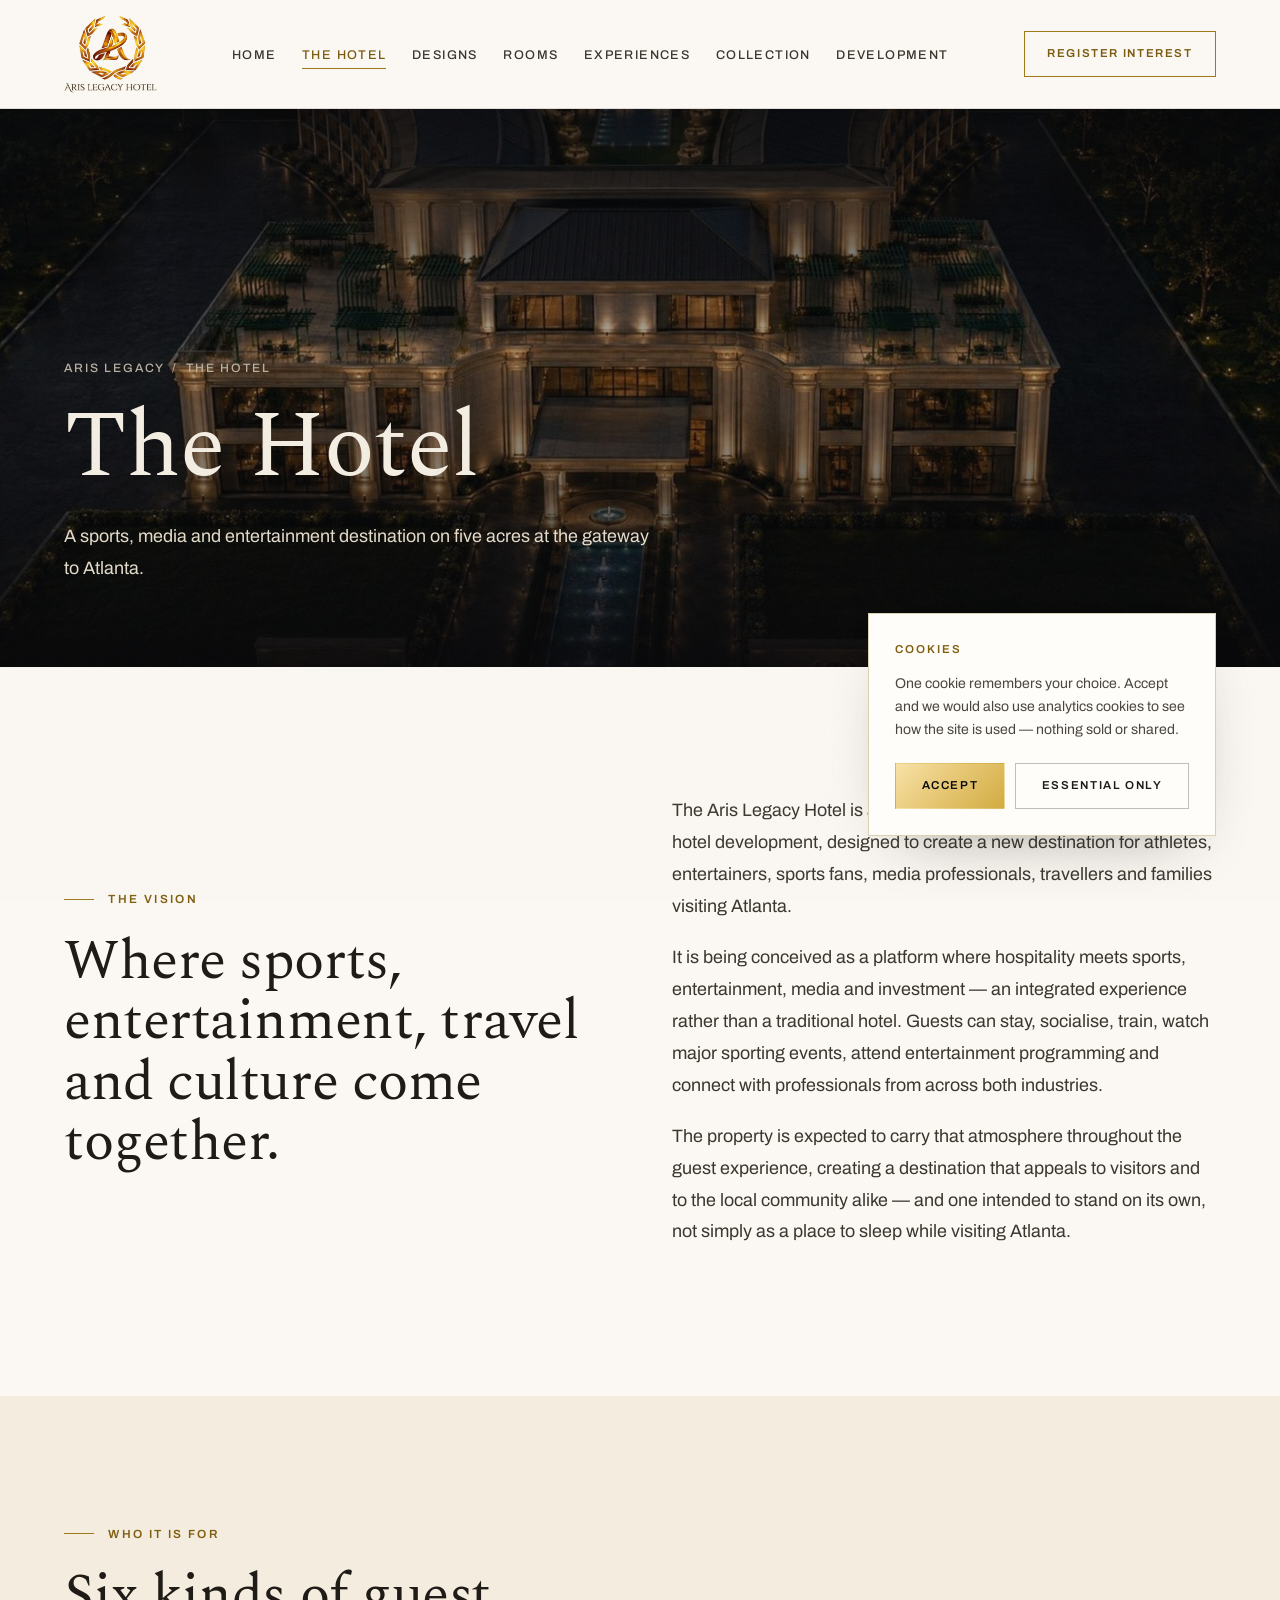
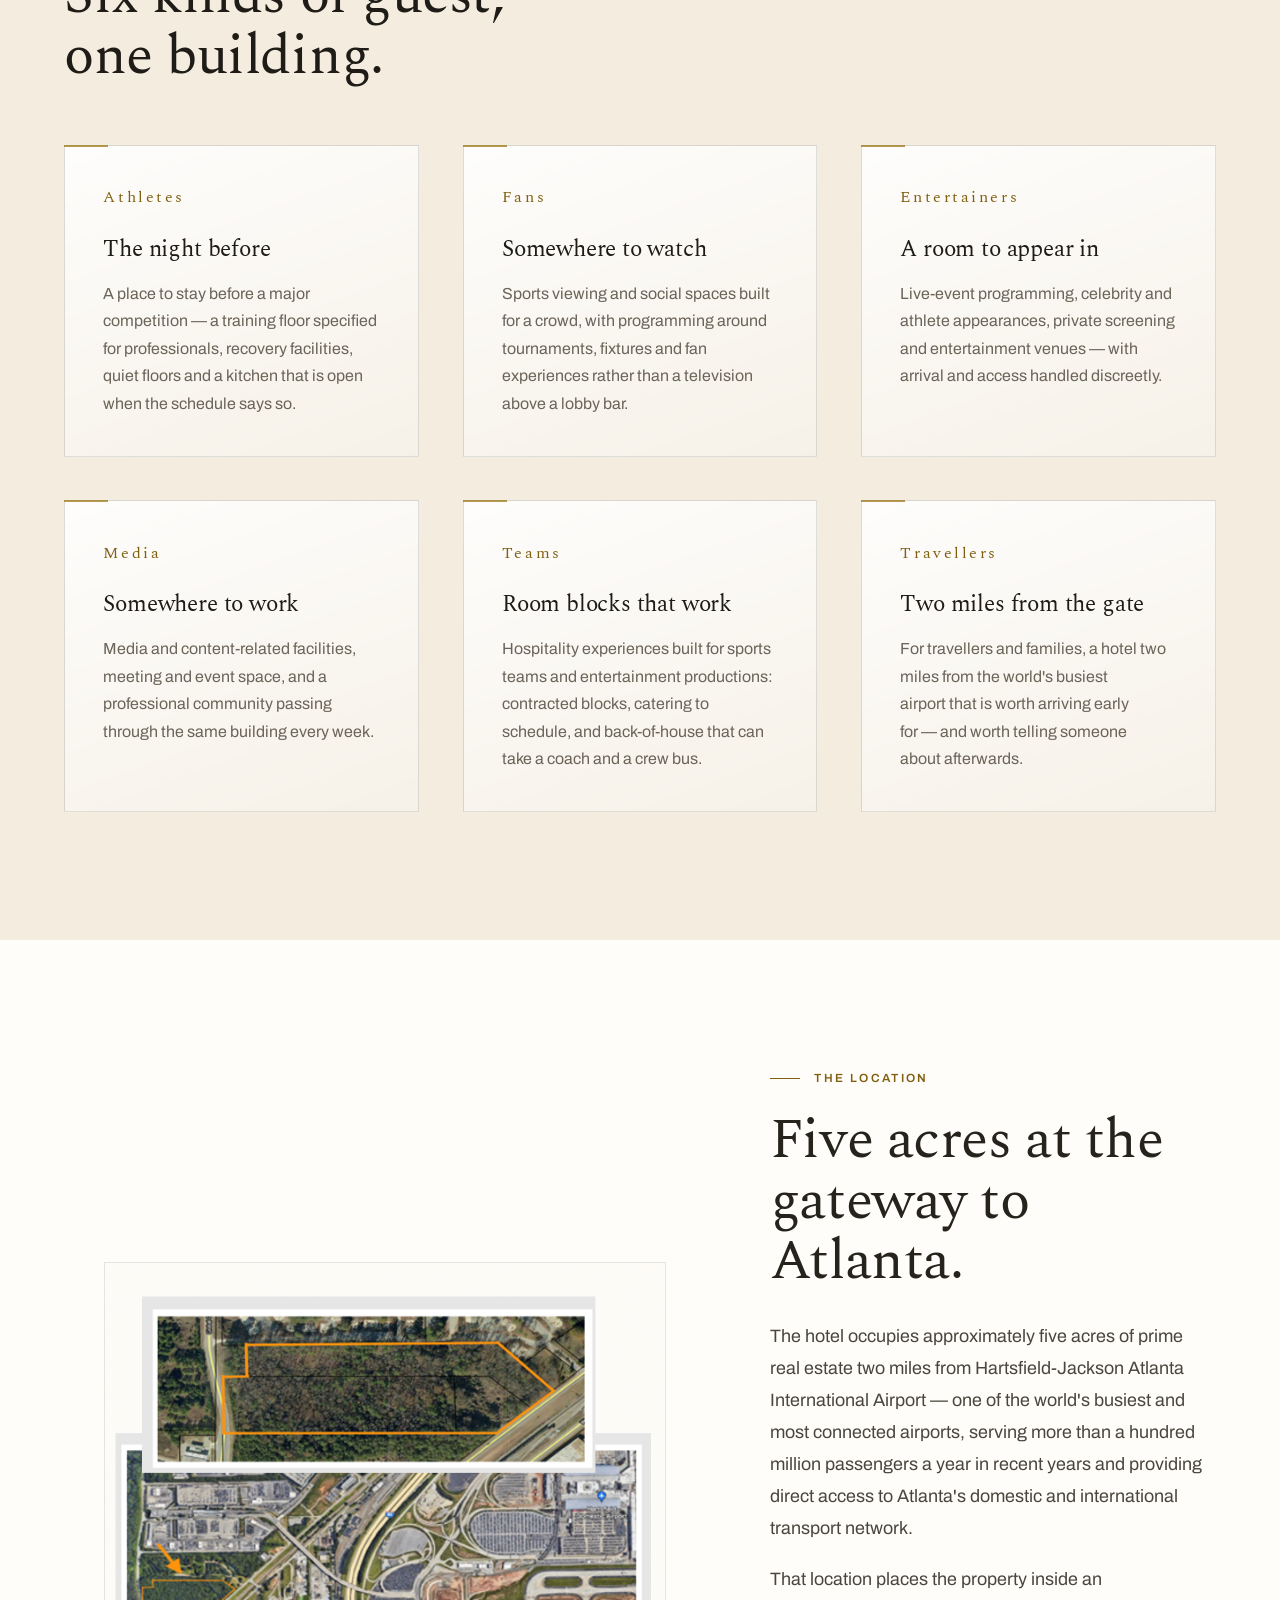
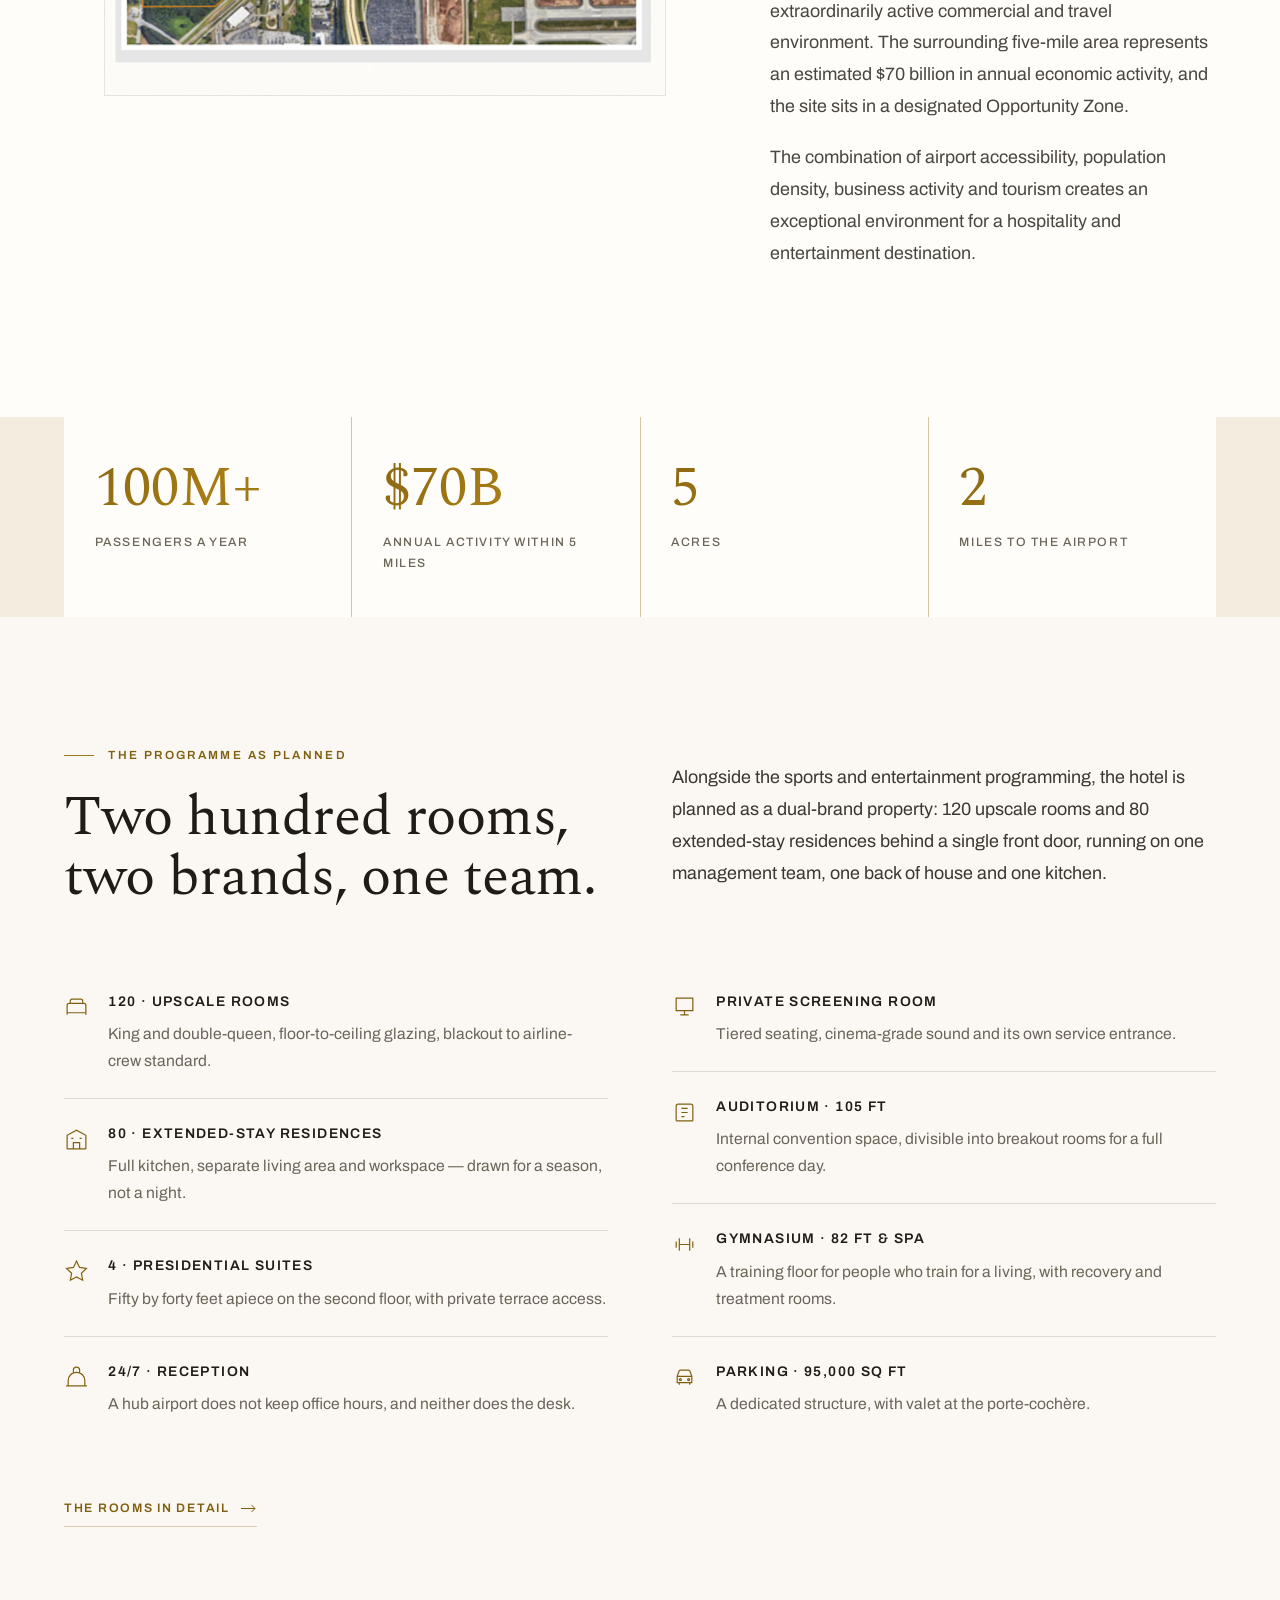
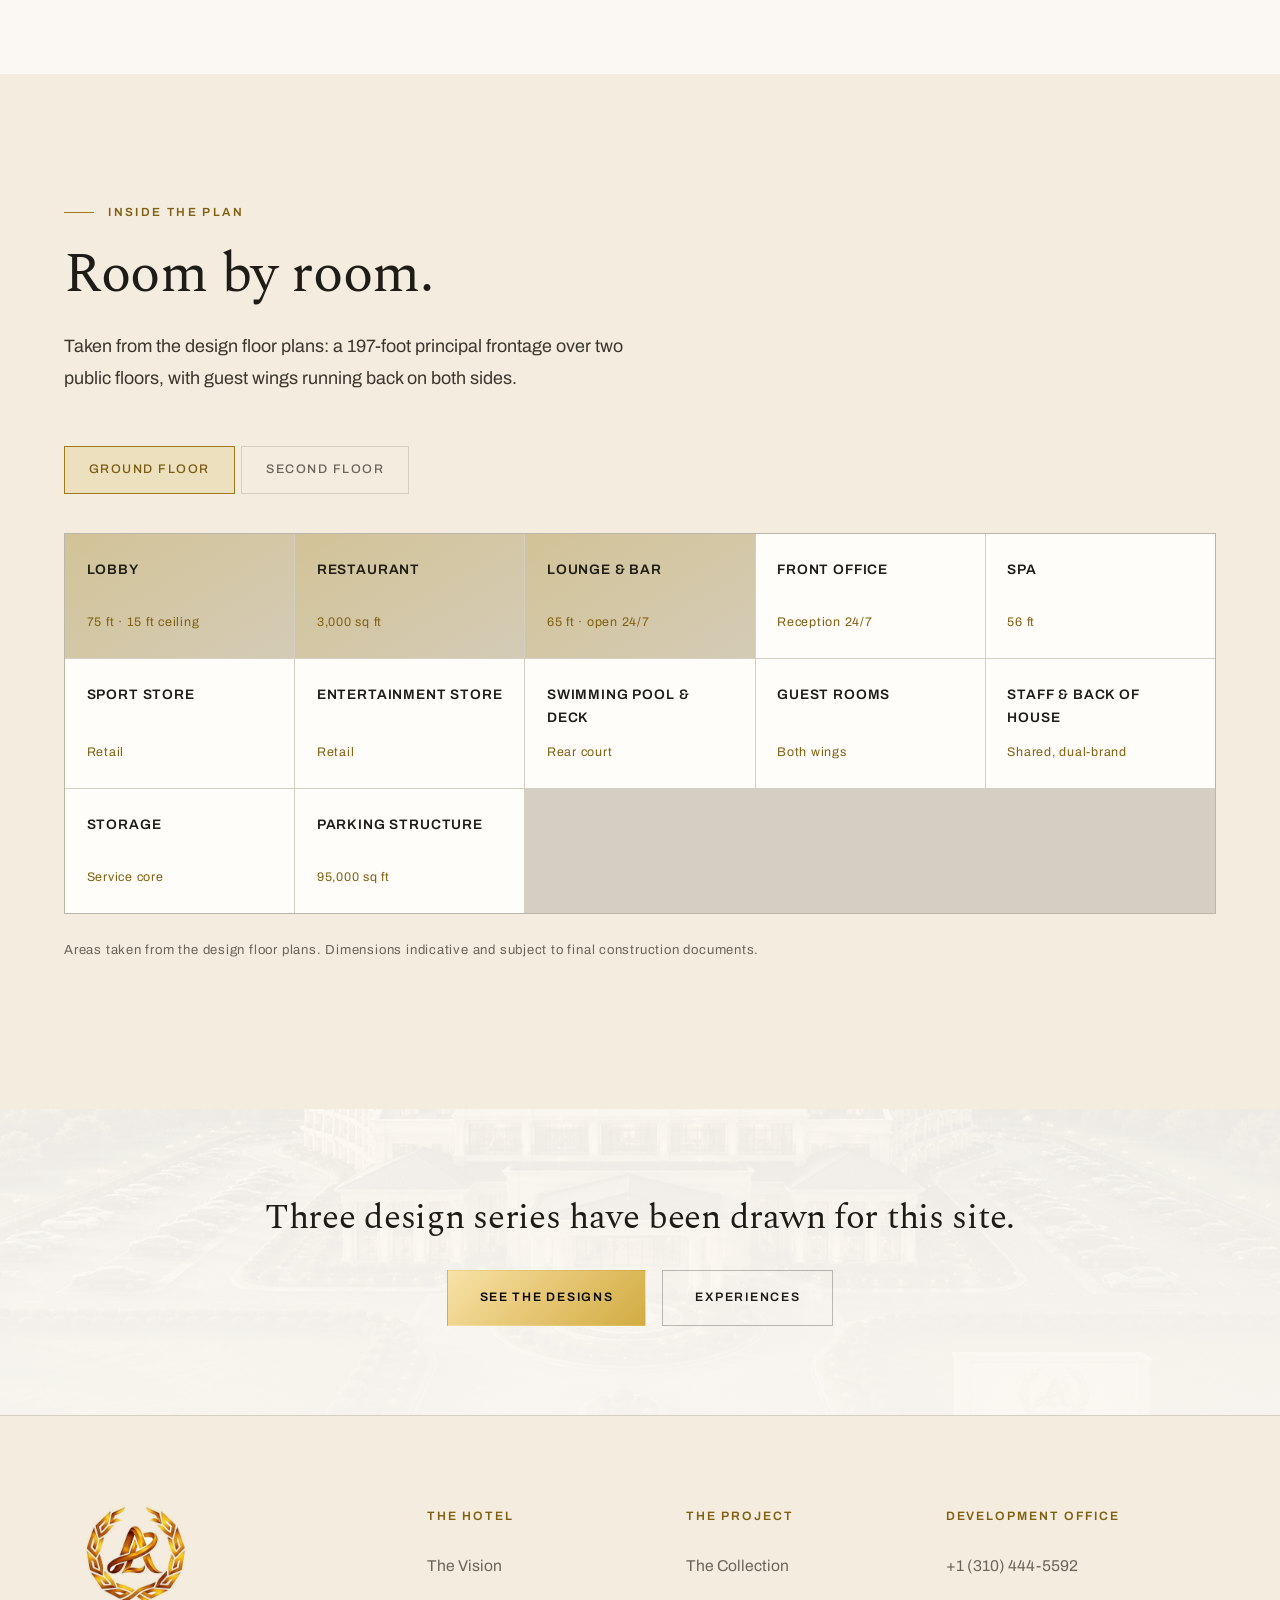
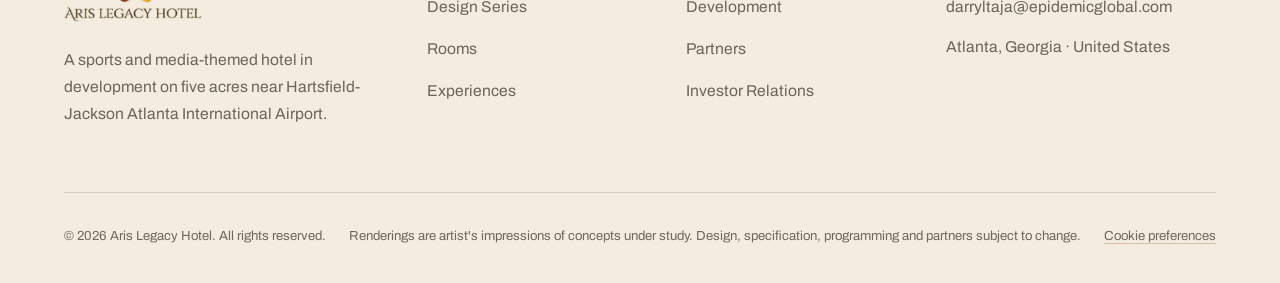
<file: the-hotel.html>
<!DOCTYPE html>
<html lang="en">
<head>
<meta charset="utf-8">
<meta name="viewport" content="width=device-width,initial-scale=1">
<meta name="theme-color" content="#FBF8F3">
<title>The Hotel — Aris Legacy Hotel Atlanta</title>
<meta name="description" content="A sports and media-themed hotel development for athletes, entertainers, fans, media professionals, travellers and families, two miles from Hartsfield-Jackson.">
<link rel="preconnect" href="https://fonts.googleapis.com">
<link rel="preconnect" href="https://fonts.gstatic.com" crossorigin>
<link href="https://fonts.googleapis.com/css2?family=Archivo:wght@400;500;600&family=Spectral:ital,wght@0,400;0,500;1,400&display=swap" rel="stylesheet">
<link rel="stylesheet" href="assets/css/style.css?v=20260902-sticky-menu">
</head>
<body>

<!-- ============ NAV ============ -->
<header class="nav">
  <a class="mark" href="index.html" aria-label="Aris Legacy Hotel — home">
    <img class="mark-logo" src="assets/img/logo-lockup.png" width="722" height="608" alt="Aris Legacy Hotel" decoding="async">
  </a>

  <nav aria-label="Primary">
    <ul class="nav-links">
      <li><a href="index.html">Home</a></li>
      <li><a href="the-hotel.html" aria-current="page">The Hotel</a></li>
      <li><a href="designs.html">Designs</a></li>
      <li><a href="accommodations.html">Rooms</a></li>
      <li><a href="experiences.html">Experiences</a></li>
      <li><a href="collection.html">Collection</a></li>
      <li><a href="development.html">Development</a></li>
    </ul>
  </nav>

  <div class="nav-cta">
    <a class="btn btn-sm" href="contact.html">Register Interest</a>
    <button class="burger" aria-label="Open menu" aria-expanded="false"><span></span><span></span><span></span></button>
  </div>
</header>

<nav class="drawer" aria-label="Mobile">
  <a href="index.html">Home</a>
  <a href="the-hotel.html" aria-current="page">The Hotel</a>
  <a href="designs.html">Designs</a>
  <a href="accommodations.html">Rooms</a>
  <a href="experiences.html">Experiences</a>
  <a href="collection.html">Collection</a>
  <a href="development.html">Development</a>
  <a href="contact.html">Contact</a>
  <p class="drawer-foot">Atlanta · Miami · Los Angeles</p>
</nav>

<section class="phero">
  <div class="phero-media"><img src="assets/img/s2-front-night.jpg" alt="The Aris Legacy Hotel illuminated at night, seen from the forecourt" fetchpriority="high"></div>
  <div class="wrap">
    <p class="crumb rv in"><a href="index.html">Aris Legacy</a> &nbsp;/&nbsp; The Hotel</p>
    <h1 class="d1 rv in" style="max-width:17ch">The Hotel</h1>
    <p class="lede rv rv-d1" style="margin-top:1.6rem">A sports, media and entertainment destination on five acres at the gateway to Atlanta.</p>
  </div>
</section>

<section class="pad">
  <div class="wrap split">
    <div class="split-body rv">
      <p class="eyebrow">The vision</p>
      <h2 class="d2">Where sports,<br>entertainment, travel<br>and culture come<br>together.</h2>
    </div>
    <div class="rv rv-d1">
      <p class="lede">
        The Aris Legacy Hotel is an upcoming sports and media-themed hotel development, designed to
        create a new destination for athletes, entertainers, sports fans, media professionals,
        travellers and families visiting Atlanta.
      </p>
      <p class="lede">
        It is being conceived as a platform where hospitality meets sports, entertainment, media and
        investment — an integrated experience rather than a traditional hotel. Guests can stay,
        socialise, train, watch major sporting events, attend entertainment programming and connect
        with professionals from across both industries.
      </p>
      <p class="lede">
        The property is expected to carry that atmosphere throughout the guest experience, creating
        a destination that appeals to visitors and to the local community alike — and one intended
        to stand on its own, not simply as a place to sleep while visiting Atlanta.
      </p>
    </div>
  </div>
</section>

<section class="pad deep">
  <div class="wrap">
    <div style="max-width:60ch;margin-bottom:clamp(38px,4.5vw,68px)">
      <p class="eyebrow rv">Who it is for</p>
      <h2 class="d2 rv rv-d1">Six kinds of guest,<br>one building.</h2>
    </div>
    <div class="grid g3">
      <article class="card rv"><span class="num">Athletes</span><h3 class="d4">The night before</h3>
        <p>A place to stay before a major competition — a training floor specified for professionals,
           recovery facilities, quiet floors and a kitchen that is open when the schedule says so.</p></article>
      <article class="card rv rv-d1"><span class="num">Fans</span><h3 class="d4">Somewhere to watch</h3>
        <p>Sports viewing and social spaces built for a crowd, with programming around tournaments,
           fixtures and fan experiences rather than a television above a lobby bar.</p></article>
      <article class="card rv rv-d2"><span class="num">Entertainers</span><h3 class="d4">A room to appear in</h3>
        <p>Live-event programming, celebrity and athlete appearances, private screening and
           entertainment venues — with arrival and access handled discreetly.</p></article>
      <article class="card rv"><span class="num">Media</span><h3 class="d4">Somewhere to work</h3>
        <p>Media and content-related facilities, meeting and event space, and a professional
           community passing through the same building every week.</p></article>
      <article class="card rv rv-d1"><span class="num">Teams</span><h3 class="d4">Room blocks that work</h3>
        <p>Hospitality experiences built for sports teams and entertainment productions: contracted
           blocks, catering to schedule, and back-of-house that can take a coach and a crew bus.</p></article>
      <article class="card rv rv-d2"><span class="num">Travellers</span><h3 class="d4">Two miles from the gate</h3>
        <p>For travellers and families, a hotel two miles from the world's busiest airport that is
           worth arriving early for — and worth telling someone about afterwards.</p></article>
    </div>
  </div>
</section>

<section class="pad stone">
  <div class="wrap split location-feature">
    <div class="split-media rv">
      <figure class="figure location-map-figure">
        <img src="assets/img/five-acre-site-context.png" alt="Aerial context map locating the five-acre hotel site beside the airport and Interstate 85" loading="lazy" decoding="async">
      </figure>
    </div>
    <div class="split-body rv rv-d1">
      <p class="eyebrow">The location</p>
      <h2 class="d2">Five acres at the<br>gateway to Atlanta.</h2>
      <p class="lede" style="margin-top:1.8rem">
        The hotel occupies approximately five acres of prime real estate two miles from
        Hartsfield-Jackson Atlanta International Airport — one of the world's busiest and most
        connected airports, serving more than a hundred million passengers a year in recent years
        and providing direct access to Atlanta's domestic and international transport network.
      </p>
      <p class="lede">
        That location places the property inside an extraordinarily active commercial and travel
        environment. The surrounding five-mile area represents an estimated $70 billion in annual
        economic activity, and the site sits in a designated Opportunity Zone.
      </p>
      <p class="lede">
        The combination of airport accessibility, population density, business activity and tourism
        creates an exceptional environment for a hospitality and entertainment destination.
      </p>
    </div>
  </div>
</section>

<section class="deep">
  <div class="wrap-wide">
    <div class="stats">
      <div class="stat rv"><b data-count="100" data-suf="M+">100M+</b><small>Passengers a Year</small></div>
      <div class="stat rv rv-d1"><b data-count="70" data-pre="$" data-suf="B">$70B</b><small>Annual Activity Within 5 Miles</small></div>
      <div class="stat rv rv-d2"><b data-count="5">5</b><small>Acres</small></div>
      <div class="stat rv rv-d3"><b data-count="2">2</b><small>Miles to the Airport</small></div>
    </div>
  </div>
</section>

<section class="pad">
  <div class="wrap">
    <div class="split" style="align-items:end;margin-bottom:clamp(38px,4.5vw,68px)">
      <div class="rv">
        <p class="eyebrow">The programme as planned</p>
        <h2 class="d2">Two hundred rooms,<br>two brands, one team.</h2>
      </div>
      <p class="lede rv rv-d1">
        Alongside the sports and entertainment programming, the hotel is planned as a dual-brand
        property: 120 upscale rooms and 80 extended-stay residences behind a single front door,
        running on one management team, one back of house and one kitchen.
      </p>
    </div>

    <div class="split">
      <div class="rv">
        <div class="amenity">
          <svg viewBox="0 0 24 24"><path d="M3 18v-7a2 2 0 012-2h14a2 2 0 012 2v7M3 18h18M3 18v2M21 18v2M6 9V7a2 2 0 012-2h8a2 2 0 012 2v2"/></svg>
          <div><h4>120 · Upscale rooms</h4><p>King and double-queen, floor-to-ceiling glazing, blackout to airline-crew standard.</p></div>
        </div>
        <div class="amenity">
          <svg viewBox="0 0 24 24"><path d="M3 21V8l9-5 9 5v13M3 21h18M9 21v-6h6v6M7 11h2M15 11h2"/></svg>
          <div><h4>80 · Extended-stay residences</h4><p>Full kitchen, separate living area and workspace — drawn for a season, not a night.</p></div>
        </div>
        <div class="amenity">
          <svg viewBox="0 0 24 24"><path d="M12 2l2.9 6.1 6.6.9-4.8 4.7 1.2 6.7L12 17.2 6.1 20.4l1.2-6.7L2.5 9l6.6-.9z"/></svg>
          <div><h4>4 · Presidential suites</h4><p>Fifty by forty feet apiece on the second floor, with private terrace access.</p></div>
        </div>
        <div class="amenity" style="border-bottom:0">
          <svg viewBox="0 0 24 24"><path d="M4 20v-5a8 8 0 0116 0v5M4 20h16M2 20h20M9 8V5a3 3 0 016 0v3"/></svg>
          <div><h4>24/7 · Reception</h4><p>A hub airport does not keep office hours, and neither does the desk.</p></div>
        </div>
      </div>
      <div class="rv rv-d1">
        <div class="amenity">
          <svg viewBox="0 0 24 24"><path d="M4 4h16v12H4zM8 20h8M12 16v4"/></svg>
          <div><h4>Private screening room</h4><p>Tiered seating, cinema-grade sound and its own service entrance.</p></div>
        </div>
        <div class="amenity">
          <svg viewBox="0 0 24 24"><path d="M4 20V6a2 2 0 012-2h12a2 2 0 012 2v14M4 20h16M9 8h6M9 12h6M9 16h3"/></svg>
          <div><h4>Auditorium · 105 ft</h4><p>Internal convention space, divisible into breakout rooms for a full conference day.</p></div>
        </div>
        <div class="amenity">
          <svg viewBox="0 0 24 24"><path d="M4 9v6M20 9v6M7 6v12M17 6v12M7 12h10"/></svg>
          <div><h4>Gymnasium · 82 ft &amp; spa</h4><p>A training floor for people who train for a living, with recovery and treatment rooms.</p></div>
        </div>
        <div class="amenity" style="border-bottom:0">
          <svg viewBox="0 0 24 24"><path d="M5 11l1.5-4.5A2 2 0 018.4 5h7.2a2 2 0 011.9 1.5L19 11M5 11h14v6H5zM7 17v2M17 17v2"/><circle cx="8" cy="14" r="1"/><circle cx="16" cy="14" r="1"/></svg>
          <div><h4>Parking · 95,000 sq ft</h4><p>A dedicated structure, with valet at the porte-cochère.</p></div>
        </div>
      </div>
    </div>

    <p style="margin-top:clamp(34px,4vw,56px)" class="rv">
      <a class="link-arrow" href="accommodations.html">The rooms in detail <svg viewBox="0 0 16 9" fill="none" stroke="currentColor" stroke-width="1"><path d="M0 4.5h14M10.5 1l3.5 3.5L10.5 8"/></svg></a>
    </p>
  </div>
</section>

<section class="pad deep">
  <div class="wrap-wide">
    <div style="max-width:58ch;margin-bottom:clamp(36px,4vw,56px)">
      <p class="eyebrow rv">Inside the plan</p>
      <h2 class="d2 rv rv-d1">Room by room.</h2>
      <p class="lede rv rv-d2" style="margin-top:1.6rem">
        Taken from the design floor plans: a 197-foot principal frontage over two public floors,
        with guest wings running back on both sides.
      </p>
    </div>

    <div data-tabs class="rv">
      <div class="tabs" role="tablist" aria-label="Floor plans">
        <button class="tab" role="tab" id="t1" aria-controls="p1" aria-selected="true">Ground Floor</button>
        <button class="tab" role="tab" id="t2" aria-controls="p2" aria-selected="false">Second Floor</button>
      </div>

      <div class="tabpanel" id="p1" role="tabpanel" aria-labelledby="t1">
        <div class="plan">
          <div class="plan-cell key"><b>Lobby</b><small>75 ft · 15 ft ceiling</small></div>
          <div class="plan-cell key"><b>Restaurant</b><small>3,000 sq ft</small></div>
          <div class="plan-cell key"><b>Lounge &amp; Bar</b><small>65 ft · open 24/7</small></div>
          <div class="plan-cell"><b>Front Office</b><small>Reception 24/7</small></div>
          <div class="plan-cell"><b>Spa</b><small>56 ft</small></div>
          <div class="plan-cell"><b>Sport Store</b><small>Retail</small></div>
          <div class="plan-cell"><b>Entertainment Store</b><small>Retail</small></div>
          <div class="plan-cell"><b>Swimming Pool &amp; Deck</b><small>Rear court</small></div>
          <div class="plan-cell"><b>Guest Rooms</b><small>Both wings</small></div>
          <div class="plan-cell"><b>Staff &amp; Back of House</b><small>Shared, dual-brand</small></div>
          <div class="plan-cell"><b>Storage</b><small>Service core</small></div>
          <div class="plan-cell"><b>Parking Structure</b><small>95,000 sq ft</small></div>
        </div>
      </div>

      <div class="tabpanel" id="p2" role="tabpanel" aria-labelledby="t2" hidden>
        <div class="plan">
          <div class="plan-cell key"><b>Auditorium</b><small>105 ft · convention</small></div>
          <div class="plan-cell key"><b>Movie Theatre / Screening Room</b><small>Private cinema</small></div>
          <div class="plan-cell key"><b>Presidential Suite I</b><small>50 × 40 ft</small></div>
          <div class="plan-cell key"><b>Presidential Suite II</b><small>50 × 40 ft</small></div>
          <div class="plan-cell key"><b>Presidential Suite III</b><small>50 × 40 ft</small></div>
          <div class="plan-cell key"><b>Presidential Suite IV</b><small>50 × 46 ft</small></div>
          <div class="plan-cell"><b>Gymnasium</b><small>82 ft</small></div>
          <div class="plan-cell"><b>Corporate Office</b><small>40 ft</small></div>
          <div class="plan-cell"><b>Terrace</b><small>Pergola lounge</small></div>
          <div class="plan-cell"><b>Guest Rooms</b><small>Both wings</small></div>
          <div class="plan-cell"><b>Staff &amp; Back of House</b><small>Shared, dual-brand</small></div>
          <div class="plan-cell"><b>Storage</b><small>Service core</small></div>
        </div>
      </div>
    </div>

    <p class="muted rv" style="font-size:.82rem;letter-spacing:.06em;margin-top:1.6rem">
      Areas taken from the design floor plans. Dimensions indicative and subject to final
      construction documents.
    </p>
  </div>
</section>

<section class="pad-sm cta">
  <div class="cta-bg"><img src="assets/img/s1-aerial-sunset.jpg" alt="" loading="lazy" decoding="async"></div>
  <div class="wrap">
    <h2 class="d3 rv">Three design series have been drawn for this site.</h2>
    <div class="rv rv-d1" style="display:flex;gap:1rem;justify-content:center;flex-wrap:wrap;margin-top:2rem">
      <a class="btn btn-solid" href="designs.html">See the designs</a>
      <a class="btn btn-ghost" href="experiences.html">Experiences</a>
    </div>
  </div>
</section>

<!-- ============ FOOTER ============ -->
<footer>
  <div class="wrap">
    <div class="foot-grid">
      <div class="foot">
        <a class="mark" href="index.html" style="margin-bottom:1.6rem" aria-label="Aris Legacy Hotel">
          <img class="mark-logo" src="assets/img/logo-lockup.png" width="722" height="608" alt="Aris Legacy Hotel" decoding="async">
        </a>
        <p style="max-width:34ch">A sports and media-themed hotel in development on five acres near
          Hartsfield-Jackson Atlanta International Airport.</p>
      </div>

      <div class="foot">
        <h5>The Hotel</h5>
        <ul>
          <li><a href="the-hotel.html">The Vision</a></li>
          <li><a href="designs.html">Design Series</a></li>
          <li><a href="accommodations.html">Rooms</a></li>
          <li><a href="experiences.html">Experiences</a></li>
        </ul>
      </div>

      <div class="foot">
        <h5>The Project</h5>
        <ul>
          <li><a href="collection.html">The Collection</a></li>
          <li><a href="development.html">Development</a></li>
          <li><a href="development.html#partners">Partners</a></li>
          <li><a href="development.html#investors">Investor Relations</a></li>
        </ul>
      </div>

      <div class="foot">
        <h5>Development Office</h5>
        <ul>
          <li><a href="tel:+13104445592">+1 (310) 444-5592</a></li>
          <li><a href="mailto:darryltaja@epidemicglobal.com">darryltaja@epidemicglobal.com</a></li>
          <li><p>Atlanta, Georgia · United States</p></li>
        </ul>
      </div>
    </div>

    <div class="foot-bottom">
      <span>&copy; <span data-year>2026</span> Aris Legacy Hotel. All rights reserved.</span>
      <span>Renderings are artist's impressions of concepts under study. Design, specification,
        programming and partners subject to change.</span>
      <span><button class="cookie-link" type="button" data-cookie-reopen>Cookie preferences</button></span>
    </div>
  </div>
</footer>


<!-- ============ COOKIE NOTICE ============ -->
<div class="cookie" id="cookie-notice" role="dialog" aria-modal="false"
     aria-labelledby="cookie-h" aria-describedby="cookie-p" hidden>
  <h2 id="cookie-h">Cookies</h2>
  <p id="cookie-p">
    One cookie remembers your choice. Accept and we would also use analytics
    cookies to see how the site is used — nothing sold or shared.
  </p>
  <div class="cookie-act">
    <button class="btn btn-solid btn-sm" type="button" data-consent="all">Accept</button>
    <button class="btn btn-ghost btn-sm" type="button" data-consent="essential">Essential only</button>
  </div>
</div>

<script src="assets/js/main.js"></script>
</body>
</html>
</file>
<file: assets/css/style.css>
/* ==========================================================================
   ARIS LEGACY HOTEL — Design System
   Palette drawn from the brand mark (gold laurel), the travertine facade,
   the verdigris pergolas and the dusk renderings.

   Light theme. The page sits on travertine; photography keeps its dark
   scrim, so the hero, the page heros, the city cards, the lightbox and the
   showcase stage hand the light type scale back inside themselves.

   Type: Spectral for display (a screen-cut serif that holds its stems on a
   pale ground) and Archivo for everything else. Both set at real text
   weights — nothing on this page is lighter than 400.
   ========================================================================== */

:root{
  color-scheme:light;

  /* Ink — still dark: it is the type colour on gold, and the scrim over photography */
  --ink-900:#0B0B0C;
  --ink-800:#121214;
  --ink-700:#191A1D;
  --ink-600:#232428;
  --ink-500:#33343A;

  /* Travertine surfaces — the page ground, brightest to deepest */
  --stone-050:#FFFDF9;   /* .stone band, tiles */
  --surface:#FBF8F3;     /* page */
  --surface-2:#F3ECDF;   /* .deep band, footer */
  --surface-3:#EDE5D5;   /* image wells, hover states */

  /* Two type scales, declared side by side so a scope can name either one
     and neither can drift. --on-stone reads dark for the travertine page;
     --on-scrim is the original light scale, used over photography. Ratios
     below are measured against --surface. */
  --on-stone-100:#1F1C17;  /* headings, primary copy — 16:1 */
  --on-stone-200:#3B372F;  /* lede — 11.2:1 */
  --on-stone-300:#4A463F;  /* tertiary copy — 8.9:1 */
  --on-stone-400:#6B6459;  /* muted, captions — 5.5:1, and 5.0:1 on --surface-2 */
  --on-stone-500:#6F6759;  /* small print — 5.3:1, and 4.8:1 in the footer */
  --on-stone-600:#7F7567;  /* placeholders only — 4.3:1 */
  --on-stone-gold-100:#6F520D;  /* 6.9:1 */
  --on-stone-gold-200:#7A5B0F;  /* hover / emphasis — 6.0:1 */
  --on-stone-gold-300:#805F10;  /* accent copy — 5.6:1, and 5.0:1 on --surface-2 */
  --on-stone-gold-500:#9E7A1B;  /* hairlines, borders, focus ring — 3.8:1 */
  --on-stone-gold-grad:linear-gradient(135deg,#8A6712 0%,#A87C15 52%,#916D10 100%);
  --on-stone-line:rgba(138,103,18,.30);
  --on-stone-line-soft:rgba(31,28,23,.14);

  --on-scrim-100:#F4EEE3;
  --on-scrim-200:#E5DCCB;
  --on-scrim-300:#CFC3AC;
  --on-scrim-400:#BCB1A0;
  --on-scrim-500:#A99E8B;
  --on-scrim-600:#857D6D;
  --on-scrim-gold-100:#F7E2A8;
  --on-scrim-gold-200:#EFD590;
  --on-scrim-gold-300:#E3C169;
  --on-scrim-gold-500:#CBA630;
  --on-scrim-gold-grad:linear-gradient(135deg,#F7E2A8 0%,#E9CB7C 40%,#D2AC42 100%);
  --on-scrim-line:rgba(203,166,48,.26);
  --on-scrim-line-soft:rgba(255,255,255,.13);

  /* The working tokens. The page is light, so they start on stone. */
  --stone-100:var(--on-stone-100);
  --stone-200:var(--on-stone-200);
  --stone-300:var(--on-stone-300);
  --stone-400:var(--on-stone-400);
  --stone-500:var(--on-stone-500);
  --stone-600:var(--on-stone-600);
  --gold-100:var(--on-stone-gold-100);
  --gold-200:var(--on-stone-gold-200);
  --gold-300:var(--on-stone-gold-300);
  --gold-500:var(--on-stone-gold-500);
  --gold-700:#805F10;
  --gold-grad:var(--on-stone-gold-grad);   /* clipped display type */
  --gold-fill:linear-gradient(135deg,#F7E2A8 0%,#E9CB7C 40%,#D2AC42 100%);  /* gold surfaces */

  /* Verdigris (pergola green) */
  --verd-500:#2F5D4F;
  --verd-300:#4C8073;

  --line:var(--on-stone-line);
  --line-soft:var(--on-stone-line-soft);

  --font-display:"Spectral",Georgia,"Times New Roman",serif;
  --font-ui:"Archivo","Helvetica Neue",Arial,sans-serif;

  --max:1280px;
  --gutter:clamp(20px,5vw,64px);
  --ease:cubic-bezier(.22,.61,.36,1);
}

*,*::before,*::after{box-sizing:border-box}
html{scroll-behavior:smooth;-webkit-text-size-adjust:100%}
body{
  margin:0;
  background:var(--surface);
  color:var(--stone-100);
  font-family:var(--font-ui);
  font-weight:400;
  font-size:17px;
  line-height:1.72;
  -webkit-font-smoothing:antialiased;
  overflow-x:hidden;
}

/* A whisper of grain. Plain alpha rather than multiply: over a ground this
   pale the two are indistinguishable, and a fixed *blended* layer forces the
   compositor to read the whole viewport back on every scrolled frame. */
body::after{
  content:"";position:fixed;inset:0;z-index:2;pointer-events:none;
  opacity:.04;transform:translateZ(0);
  background-image:url("data:image/svg+xml,%3Csvg xmlns='http://www.w3.org/2000/svg' width='200' height='200'%3E%3Cfilter id='n'%3E%3CfeTurbulence type='fractalNoise' baseFrequency='.85' numOctaves='3'/%3E%3C/filter%3E%3Crect width='200' height='200' filter='url(%23n)'/%3E%3C/svg%3E");
}

img{max-width:100%;display:block}
a{color:inherit;text-decoration:none}
button{font:inherit;color:inherit;background:none;border:0;cursor:pointer}
:focus-visible{outline:2px solid var(--gold-500);outline-offset:3px}

/* ---------- Type ---------- */
h1,h2,h3,h4{
  font-family:var(--font-display);font-weight:400;margin:0;
  letter-spacing:-.008em;text-wrap:balance;
}
.d1{font-size:clamp(2.8rem,7.4vw,5.9rem);line-height:1.03}
.d2{font-size:clamp(2rem,4.6vw,3.5rem);line-height:1.08}
.d3{font-size:clamp(1.55rem,2.7vw,2.25rem);line-height:1.14}
.d4{font-size:clamp(1.2rem,1.8vw,1.48rem);line-height:1.22}

.eyebrow{
  font-size:.74rem;font-weight:600;letter-spacing:.2em;text-transform:uppercase;
  color:var(--gold-300);margin:0 0 1.4rem;display:flex;align-items:center;gap:.9rem;
}
.eyebrow::before{content:"";width:30px;height:1px;background:var(--gold-500);flex:none}
.eyebrow.center{justify-content:center}
.eyebrow.center::after{content:"";width:30px;height:1px;background:var(--gold-500);flex:none}

.lede{font-size:clamp(1.06rem,1.4vw,1.18rem);line-height:1.78;color:var(--stone-200);max-width:64ch}
.muted{color:var(--stone-400)}
p{margin:0 0 1.2rem;text-wrap:pretty}
.gold{color:var(--gold-300)}
.gold-text{background:var(--gold-grad);-webkit-background-clip:text;background-clip:text;color:transparent}
.serif-em{font-family:var(--font-display);font-style:italic;font-size:1.1em}
.center{text-align:center}
.mb0{margin-bottom:0}

/* ---------- Layout ---------- */
.wrap{max-width:var(--max);margin:0 auto;padding-inline:var(--gutter)}
.wrap-wide{max-width:1560px;margin:0 auto;padding-inline:var(--gutter)}
section{position:relative}
.pad{padding-block:clamp(76px,10vw,152px)}
.pad-sm{padding-block:clamp(54px,7vw,100px)}
.stone{background:var(--stone-050);color:#26231D}
.stone .lede{color:#4A463F}
.stone .muted{color:#6B6459}
.stone .eyebrow{color:var(--gold-700)}
.stone .eyebrow::before,.stone .eyebrow.center::after{background:var(--gold-700)}
.deep{background:var(--surface-2)}
.grid{display:grid;gap:clamp(26px,3.4vw,58px)}
.g2{grid-template-columns:repeat(2,1fr)}
.g3{grid-template-columns:repeat(3,1fr)}
.g4{grid-template-columns:repeat(4,1fr)}
.rule{height:1px;background:var(--line);border:0;margin:0}

/* ---------- Dark media scopes ----------
   Everything laid over a photograph keeps its dark scrim. Inside these
   blocks the travertine scale and the laurel gold are handed back their
   original light values, so type on top stays legible without any rule
   further down needing to know where it sits. */
.hero,.phero,.city,.lightbox,.sc-stage,.figure figcaption{
  --stone-100:var(--on-scrim-100);
  --stone-200:var(--on-scrim-200);
  --stone-300:var(--on-scrim-300);
  --stone-400:var(--on-scrim-400);
  --stone-500:var(--on-scrim-500);
  --stone-600:var(--on-scrim-600);
  --gold-100:var(--on-scrim-gold-100);
  --gold-200:var(--on-scrim-gold-200);
  --gold-300:var(--on-scrim-gold-300);
  --gold-500:var(--on-scrim-gold-500);
  --gold-700:var(--on-scrim-gold-300);
  --gold-grad:var(--on-scrim-gold-grad);
  --line:var(--on-scrim-line);
  --line-soft:var(--on-scrim-line-soft);
  color:var(--stone-100);
}
/* A ghost button on a scrim inverts: pale outline, dark fill on hover. */
.hero .btn-ghost,.phero .btn-ghost,.city .btn-ghost{border-color:rgba(244,238,227,.4)}
.hero .btn-ghost::before,.phero .btn-ghost::before,.city .btn-ghost::before{background:var(--stone-050)}
.hero .btn-ghost:hover,.phero .btn-ghost:hover,.city .btn-ghost:hover{border-color:var(--stone-050);color:var(--ink-900)}

/* ---------- Brand mark ---------- */
/* The supplied lockup, whole: wreath above, name beneath, in the proportion it
   was drawn. Setting the name as type instead never matched — the artwork's
   wordmark is small against the crest, and live text at a readable size came
   out three times too wide. So the artwork carries it, sized to be read.
   The bar is travertine at every scroll position, so one colourway does. */
.mark{display:block;line-height:0;flex:none}
.mark-logo{display:block;height:78px;width:auto}
footer .mark-logo{height:116px}

/* ---------- Nav ---------- */
/* The bar keeps its travertine ground at every scroll position — it never
   lies over the arrival rendering, so the picture is never darkened to carry
   it and the mark never has to exist in two colourways. Sticky rather than
   fixed: in flow it reserves its own strip and the photograph starts below. */
.nav{
  position:sticky;top:0;z-index:100;
  display:flex;align-items:center;justify-content:space-between;gap:2rem;
  padding:.95rem var(--gutter);
  /* The frost stays — without it the copy behind the bar ghosts through
     sharp. One filter at a small radius: the backdrop is re-filtered on
     every scrolled frame. */
  background:rgba(251,248,243,.92);backdrop-filter:blur(12px);
  border-bottom:1px solid rgba(31,28,23,.12);
  transition:box-shadow .5s var(--ease);
}
/* Once the page has moved under it the bar lifts off the copy a little. */
.nav.solid{box-shadow:0 1px 24px rgba(31,28,23,.07)}
/* The bar reads on travertine, and so does the drawer behind it. */
.nav,body.menu-open .nav{
  --stone-100:var(--on-stone-100);--stone-200:var(--on-stone-200);
  --stone-300:var(--on-stone-300);--stone-400:var(--on-stone-400);
  --gold-100:var(--on-stone-gold-100);--gold-200:var(--on-stone-gold-200);
  --gold-300:var(--on-stone-gold-300);--gold-500:var(--on-stone-gold-500);
  --gold-700:#805F10;
  --gold-grad:var(--on-stone-gold-grad);
  --line:var(--on-stone-line);--line-soft:var(--on-stone-line-soft);
  color:var(--stone-100);
}
.nav-links{display:flex;align-items:center;gap:clamp(1.1rem,2vw,2.2rem);list-style:none;margin:0;padding:0}
.nav-links a{
  font-size:.79rem;font-weight:500;letter-spacing:.11em;text-transform:uppercase;
  color:var(--stone-200);position:relative;padding-block:.4rem;transition:color .3s;
}
.nav-links a::after{
  content:"";position:absolute;left:0;bottom:0;height:1px;width:0;background:var(--gold-500);transition:width .38s var(--ease);
}
.nav-links a:hover,.nav-links a[aria-current="page"]{color:var(--gold-200)}
.nav-links a:hover::after,.nav-links a[aria-current="page"]::after{width:100%}
.nav-cta{display:flex;align-items:center;gap:1rem}
.burger{display:none;width:44px;height:44px;align-items:center;justify-content:center;flex-direction:column;gap:6px;z-index:101}
.burger span{display:block;width:24px;height:1.5px;background:var(--stone-100);transition:transform .4s var(--ease),opacity .3s}
body.menu-open .burger span:nth-child(1){transform:translateY(7.5px) rotate(45deg)}
body.menu-open .burger span:nth-child(2){opacity:0}
body.menu-open .burger span:nth-child(3){transform:translateY(-7.5px) rotate(-45deg)}

.drawer{
  position:fixed;inset:0;z-index:95;background:var(--surface);
  display:flex;flex-direction:column;justify-content:center;gap:.35rem;
  padding:6rem var(--gutter) 3rem;
  opacity:0;visibility:hidden;transition:opacity .45s var(--ease),visibility .45s;
}
body.menu-open .drawer{opacity:1;visibility:visible}
.drawer a{
  font-family:var(--font-display);font-size:clamp(1.75rem,6.4vw,2.7rem);
  padding-block:.34rem;border-bottom:1px solid var(--line-soft);
  transform:translateY(16px);opacity:0;transition:transform .5s var(--ease),opacity .5s var(--ease),color .3s;
}
body.menu-open .drawer a{transform:none;opacity:1}
.drawer a:hover{color:var(--gold-200)}
.drawer-foot{margin-top:2.4rem;font-size:.84rem;letter-spacing:.1em;text-transform:uppercase;color:var(--stone-400)}

/* ---------- Buttons ---------- */
.btn{
  display:inline-flex;align-items:center;justify-content:center;gap:.7rem;
  padding:1.02rem 2rem;font-size:.77rem;font-weight:600;letter-spacing:.14em;
  text-transform:uppercase;
  border:1px solid var(--gold-500);color:var(--gold-200);
  position:relative;overflow:hidden;isolation:isolate;
  transition:color .42s var(--ease),border-color .42s;
  white-space:nowrap;
}
.btn::before{
  content:"";position:absolute;inset:0;background:var(--gold-fill);
  transform:translateY(101%);transition:transform .46s var(--ease);z-index:-1;
}
.btn:hover{color:var(--ink-900)}
.btn:hover::before{transform:none}
.btn-solid{background:var(--gold-fill);border-color:transparent;color:var(--ink-900)}
.btn-solid::before{background:var(--stone-050)}
.btn-ghost{border-color:rgba(31,28,23,.28);color:var(--stone-100)}
.btn-ghost::before{background:var(--ink-900)}
.btn-ghost:hover{border-color:var(--ink-900);color:var(--stone-050)}
.btn-sm{padding:.76rem 1.4rem;font-size:.72rem}
.stone .btn-ghost{border-color:rgba(20,20,18,.3);color:#26231D}
.stone .btn-ghost::before{background:var(--ink-900)}
.stone .btn-ghost:hover{color:var(--stone-050);border-color:var(--ink-900)}

.link-arrow{
  display:inline-flex;align-items:center;gap:.7rem;font-size:.77rem;font-weight:600;
  letter-spacing:.14em;text-transform:uppercase;color:var(--gold-300);padding-bottom:.4rem;
  border-bottom:1px solid var(--line);transition:gap .35s var(--ease),border-color .35s,color .35s;
}
.link-arrow svg{width:16px;height:9px;transition:transform .35s var(--ease)}
.link-arrow:hover{border-bottom-color:var(--gold-500);color:var(--gold-200)}
.link-arrow:hover svg{transform:translateX(6px)}
.stone .link-arrow{color:var(--gold-700);border-bottom-color:rgba(138,103,18,.4)}
.stone .link-arrow:hover{color:#6F520D;border-bottom-color:var(--gold-700)}

/* ---------- Hero ---------- */
/* The client picks the arrival rendering, and it has to arrive whole. That
   rules out the full-bleed crop this hero used to be: at 2.7:1 the picture
   cannot also carry a display headline without the type landing across the
   building. So the picture runs the width of the page at its own height,
   nothing over it but the bar, and the headline takes the ink below. */
.hero{
  position:relative;display:flex;flex-direction:column;overflow:hidden;isolation:isolate;
  background:var(--ink-900);
}
/* Full width at the rendering's own ratio, but never so tall that the opening
   line below it needs a scroll to reach. Where the cap bites, it takes the
   empty pavement at the foot of the frame rather than the building. */
.hero-media{position:relative;flex:none;width:100%;aspect-ratio:1582/592;max-height:62vh;overflow:hidden}
.hero-media img{display:block;width:100%;height:100%;object-fit:cover;object-position:50% 34%}
/* The bar brings its own scrim, so the sky is left alone. This one only
   feathers the foot of the picture into the ink the headline sits on. */
.hero-media::after{
  content:"";position:absolute;inset:0;pointer-events:none;
  background:linear-gradient(180deg,rgba(6,6,8,0) 72%,rgba(6,6,8,.55) 92%,var(--ink-900) 100%);
}
/* Under the picture the opening reads as a project record: what the hotel is
   on the left, the figures a developer asks for first on the right. */
.hero-inner{
  width:100%;max-width:var(--max);margin:0 auto;
  padding:clamp(34px,4.5vw,62px) var(--gutter) clamp(64px,8vh,104px);
  display:grid;grid-template-columns:minmax(0,1.3fr) minmax(0,1fr);
  gap:clamp(34px,4vw,74px);align-items:start;
}
/* .d1 is scaled off the viewport; in a column two thirds that wide it has to
   come down or the headline runs to four lines and shoves the rest under. */
.hero h1{font-size:clamp(2.45rem,4.7vw,4.1rem);margin:.4rem 0 1.5rem;text-shadow:0 6px 46px rgba(0,0,0,.6)}
.hero h1 em{font-style:italic;display:block}
.hero-lead .lede{margin-bottom:2.4rem;max-width:54ch}
.hero-actions{display:flex;flex-wrap:wrap;gap:1rem}
/* The fact pairs sit on the baseline of the headline, not the eyebrow, so the
   two columns read as one block rather than two stacks that happen to align. */
.hero-facts{
  display:grid;grid-template-columns:repeat(2,minmax(0,1fr));
  gap:clamp(24px,2.6vw,38px) clamp(20px,2.4vw,38px);
  margin:clamp(10px,1.4vw,22px) 0 0;
}
.hero-facts dt{
  font-size:.68rem;font-weight:600;letter-spacing:.2em;text-transform:uppercase;
  color:var(--stone-400);margin-bottom:.7rem;
}
.hero-facts dd{margin:0;font-size:.97rem;line-height:1.5;color:var(--stone-100)}
.hero-facts a{color:var(--gold-200);border-bottom:1px solid var(--line);transition:border-color .35s var(--ease),color .35s var(--ease)}
.hero-facts a:hover{color:var(--gold-100);border-bottom-color:currentColor}
.scroll-cue{
  position:absolute;right:var(--gutter);bottom:clamp(72px,10vh,120px);z-index:2;
  writing-mode:vertical-rl;font-size:.7rem;font-weight:500;letter-spacing:.24em;text-transform:uppercase;
  color:var(--stone-400);display:flex;align-items:center;gap:1rem;
}
.scroll-cue::after{content:"";width:1px;height:64px;background:linear-gradient(var(--gold-500),transparent);animation:cue 2.4s ease-in-out infinite}
@keyframes cue{0%,100%{opacity:.3;transform:scaleY(.5);transform-origin:top}50%{opacity:1;transform:scaleY(1)}}

/* page hero (interior pages) */
.phero{position:relative;min-height:clamp(56vh,62vh,660px);display:flex;align-items:flex-end;overflow:hidden;isolation:isolate}
.phero-media{position:absolute;inset:0;z-index:-2}
.phero-media img{width:100%;height:100%;object-fit:cover;transform:scale(1.04)}
.phero-media::after{content:"";position:absolute;inset:0;background:linear-gradient(180deg,rgba(6,6,8,.82),rgba(6,6,8,.3) 46%,rgba(6,6,8,.94))}
.phero .wrap{padding-bottom:clamp(48px,7vh,86px);width:100%}
.crumb{font-size:.76rem;font-weight:500;letter-spacing:.16em;text-transform:uppercase;color:var(--stone-400);margin-bottom:1.2rem}
.crumb a:hover{color:var(--gold-200)}

/* ---------- Reveal ---------- */
.rv{opacity:0;transform:translateY(24px);transition:opacity .95s var(--ease),transform .95s var(--ease)}
.rv.in{opacity:1;transform:none}
.rv-d1{transition-delay:.09s}.rv-d2{transition-delay:.18s}.rv-d3{transition-delay:.27s}.rv-d4{transition-delay:.36s}
@media (prefers-reduced-motion:reduce){
  .rv{opacity:1;transform:none;transition:none}
  html{scroll-behavior:auto}
}

/* ---------- Stat band ---------- */
.stats{display:grid;grid-template-columns:repeat(4,1fr);gap:1px;background:var(--line)}
.stat{background:var(--stone-050);padding:clamp(30px,3.4vw,50px) clamp(22px,2.4vw,36px);position:relative}
.stone .stat{background:var(--stone-050)}
.stat b{display:block;font-family:var(--font-display);font-size:clamp(2.4rem,4.4vw,3.5rem);font-weight:400;line-height:1;
  background:var(--gold-grad);-webkit-background-clip:text;background-clip:text;color:transparent}
.stone .stat b{background:var(--gold-grad);-webkit-background-clip:text;background-clip:text}
.stat small{display:block;margin-top:.95rem;font-size:.76rem;font-weight:500;letter-spacing:.13em;text-transform:uppercase;color:var(--stone-400)}
.stone .stat small{color:#6B6459}

/* ---------- Cards / media ---------- */
.figure{position:relative;overflow:hidden;background:var(--surface-3)}
.figure::after{content:"";position:absolute;inset:0;pointer-events:none;box-shadow:inset 0 0 0 1px rgba(31,28,23,.10)}
.figure img{width:100%;height:100%;object-fit:cover;transition:transform 1.5s var(--ease)}
.figure:hover img{transform:scale(1.05)}
.figure.static-media:hover img{transform:none}
.figure figcaption{
  position:absolute;left:0;right:0;bottom:0;padding:1.6rem 1.5rem 1.35rem;z-index:1;
  background:linear-gradient(transparent,rgba(6,6,8,.9) 55%);
  font-size:.78rem;font-weight:500;letter-spacing:.1em;text-transform:uppercase;color:var(--stone-200);
}
.ratio-4x5{aspect-ratio:4/5}
.ratio-3x2{aspect-ratio:3/2}
.ratio-16x9{aspect-ratio:16/9}
.ratio-1x1{aspect-ratio:1/1}
.ratio-21x9{aspect-ratio:21/9}

/* A plate — a map or drawing shown whole on the page ground, never cropped,
   and never zoomed on hover the way photography is. */
.plate{background:var(--surface)}
.plate img{height:auto;object-fit:contain}
.plate:hover img{transform:none}
.plate[data-lb]{cursor:zoom-in}

/* A caption set under a figure rather than over it — the overlay figcaption
   darkens artwork that has to stay readable, a map above all. */
.fig-cap{margin-top:.95rem;font-size:.82rem;letter-spacing:.02em;max-width:78ch}

/* Editorial two-column body: the title column carries the eyebrow, the
   heading and whatever closes the section, so it never trails off into
   dead space beside a tall run of prose. */
.ed{display:grid;grid-template-columns:minmax(0,1fr) minmax(0,1.08fr);gap:clamp(30px,4vw,64px);align-items:start}
.ed-title>.d2{margin-top:.9rem}
.ed-body>.lede:first-child{margin-top:0}
/* The closing furniture sits under the title, not stranded below the fold
   of the prose column. */
.ed-title>.aud{margin-top:clamp(26px,3vw,40px)}
.ed-title>.link-row{margin-top:clamp(24px,2.6vw,36px)}

/* Client review: keep the design-process heading slightly clear of the page edge. */
.design-process-heading{padding-left:clamp(12px,1.6vw,28px)}
@media (max-width:820px){.design-process-heading{padding-left:0}}

.card{
  position:relative;
  border:1px solid var(--line-soft);padding:clamp(28px,3vw,42px);
  background:linear-gradient(160deg,rgba(255,255,255,.9),rgba(255,255,255,.28));
  transition:border-color .45s var(--ease),transform .45s var(--ease),background .45s,box-shadow .45s;
  height:100%;display:flex;flex-direction:column;
}
.card::before{content:"";position:absolute;top:-1px;left:-1px;width:44px;height:2px;background:var(--gold-500);opacity:.75;transition:width .5s var(--ease)}
.card:hover{border-color:rgba(138,103,18,.45);transform:translateY(-4px);background:linear-gradient(160deg,#fff,rgba(255,255,255,.6));box-shadow:0 18px 40px -26px rgba(31,28,23,.34)}
.card:hover::before{width:78px}
.card .num{font-family:var(--font-display);font-size:1rem;color:var(--gold-300);letter-spacing:.16em;margin-bottom:1.5rem;display:block}
.card h3{margin-bottom:1rem}
.card p{color:var(--stone-400);font-size:1rem;margin:0}
.stone .card{border-color:rgba(20,20,18,.13);background:linear-gradient(160deg,rgba(255,255,255,.85),rgba(255,255,255,.3))}
.stone .card::before{background:var(--gold-700)}
.stone .card:hover{border-color:rgba(138,103,18,.45)}
.stone .card p{color:#6B6459}
.stone .card .num{color:var(--gold-700)}

/* icon tiles */
.amenity{display:flex;gap:1.2rem;align-items:flex-start;padding:1.45rem 0;border-bottom:1px solid var(--line-soft)}
.amenity svg{width:25px;height:25px;flex:none;stroke:var(--gold-300);fill:none;stroke-width:1.15;margin-top:.3rem}
.amenity h4{font-family:var(--font-ui);font-size:.87rem;font-weight:600;letter-spacing:.1em;text-transform:uppercase;margin-bottom:.45rem}
.amenity p{font-size:.98rem;color:var(--stone-400);margin:0}
.stone .amenity{border-color:rgba(20,20,18,.13)}
.stone .amenity svg{stroke:var(--gold-700)}
.stone .amenity p{color:#6B6459}

/* ---------- Split feature ---------- */
.split{display:grid;grid-template-columns:1fr 1fr;gap:clamp(30px,5vw,88px);align-items:center}
.split>*,.g2>*,.g3>*,.g4>*,.room>*,.gal>*{min-width:0}
.split.rev .split-media{order:2}
/* The crest ships as a JPEG on white; multiply sinks its box into the travertine. */
/* The lockup is cut out now, so it no longer needs multiply to lose a card. */
.crest{display:block}
.split-body{max-width:58ch}

/* Give the location plan enough room for its aerial detail while preserving
   the full source image rather than cropping its framed insets. */
.location-feature{grid-template-columns:minmax(0,1.18fr) minmax(0,.82fr)}
.location-map-figure{aspect-ratio:637/492}

/* Experiences uses supplied renders with different native proportions. Keep
   each rendering whole and bring the accompanying copy close enough to read
   as one composed feature rather than two disconnected columns. */
.experience-feature .wrap.split{gap:clamp(24px,3vw,48px)}
.experience-gym-feature .wrap.split{grid-template-columns:.94fr 1.06fr}
.experience-gym-feature .figure{aspect-ratio:617/317}
.experience-roof-feature .figure{aspect-ratio:820/612}
.experience-outlots .figure{aspect-ratio:595/437}

/* ---------- Gallery ---------- */
.gal{display:grid;grid-template-columns:repeat(12,1fr);gap:clamp(12px,1.4vw,20px)}
.gal>*{cursor:zoom-in}
.sp-3{grid-column:span 3}.sp-4{grid-column:span 4}.sp-5{grid-column:span 5}
.sp-6{grid-column:span 6}.sp-7{grid-column:span 7}.sp-8{grid-column:span 8}
.sp-12{grid-column:span 12}

.lightbox{position:fixed;inset:0;z-index:120;background:rgba(6,6,8,.97);display:grid;place-items:center;padding:clamp(20px,5vw,64px);opacity:0;visibility:hidden;transition:opacity .4s var(--ease),visibility .4s}
.lightbox.open{opacity:1;visibility:visible}
.lightbox img{max-width:100%;max-height:80vh;object-fit:contain;box-shadow:0 30px 90px rgba(0,0,0,.7)}
.lb-cap{margin-top:1.2rem;font-size:.8rem;letter-spacing:.08em;color:var(--stone-400);text-align:center;max-width:62ch}
.lb-close{position:absolute;top:clamp(16px,3vw,32px);right:clamp(16px,3vw,32px);width:48px;height:48px;border:1px solid var(--line-soft);display:grid;place-items:center;font-size:1.3rem;color:var(--stone-200);transition:border-color .3s,color .3s}
.lb-close:hover{border-color:var(--gold-500);color:var(--gold-200)}
.lb-nav{position:absolute;top:50%;transform:translateY(-50%);width:52px;height:52px;display:grid;place-items:center;border:1px solid var(--line-soft);color:var(--stone-200);transition:border-color .3s,color .3s}
.lb-nav:hover{border-color:var(--gold-500);color:var(--gold-200)}
.lb-prev{left:clamp(10px,2vw,28px)}.lb-next{right:clamp(10px,2vw,28px)}

/* ---------- Room list ---------- */
.room{display:grid;grid-template-columns:1.05fr .95fr;gap:clamp(26px,4vw,70px);align-items:center;padding-block:clamp(42px,5vw,76px);border-top:1px solid var(--line-soft)}
.room:nth-child(even){grid-template-columns:.95fr 1.05fr}
.room:nth-child(even) .room-media{order:2}
.room-heading{font-size:clamp(1.4rem,2.05vw,1.85rem);line-height:1.15}
.room-heading .room-name{display:block;white-space:nowrap}
.room-heading .room-subtitle{display:block;margin-top:.42rem;font-family:var(--font-ui);font-size:clamp(.7rem,.9vw,.84rem);font-weight:600;letter-spacing:.15em;line-height:1.35;text-transform:uppercase;color:var(--gold-300)}
.room-meta{display:flex;flex-wrap:wrap;gap:.55rem .9rem;margin:1.5rem 0 1.7rem;list-style:none;padding:0}
.room-meta li{font-size:.76rem;font-weight:500;letter-spacing:.08em;text-transform:uppercase;color:var(--stone-300);border:1px solid var(--line-soft);padding:.46rem .85rem}
.stone .room{border-color:rgba(20,20,18,.13)}
.stone .room-meta li{border-color:rgba(20,20,18,.18);color:#6B6459}

/* ---------- Floor plan tabs ---------- */
.tabs{display:flex;gap:.4rem;flex-wrap:wrap;margin-bottom:2.4rem}
.tab{
  padding:.78rem 1.5rem;font-size:.78rem;font-weight:500;letter-spacing:.12em;text-transform:uppercase;
  border:1px solid var(--line-soft);color:var(--stone-400);transition:.35s var(--ease);
}
.tab:hover{color:var(--stone-100)}
.tab[aria-selected="true"]{border-color:var(--gold-500);color:var(--gold-200);background:rgba(203,166,48,.18)}
.tabpanel[hidden]{display:none}
.plan{display:grid;grid-template-columns:repeat(auto-fill,minmax(206px,1fr));gap:1px;background:var(--line-soft);border:1px solid var(--line-soft)}
.plan-cell{background:var(--stone-050);padding:1.5rem 1.35rem;min-height:124px;display:flex;flex-direction:column;justify-content:space-between;transition:background .35s}
.plan-cell:hover{background:var(--surface-3)}
.plan-cell b{font-family:var(--font-ui);font-size:.86rem;font-weight:600;letter-spacing:.06em;text-transform:uppercase}
.plan-cell small{font-size:.78rem;letter-spacing:.06em;color:var(--gold-300);margin-top:.75rem;display:block}
.plan-cell.key{background:linear-gradient(150deg,rgba(203,166,48,.30),rgba(203,166,48,.09))}
.plan-cell.key:hover{background:linear-gradient(150deg,rgba(203,166,48,.40),rgba(203,166,48,.14))}

/* ---------- Timeline ---------- */
.tl{list-style:none;margin:0;padding:0;position:relative}
.tl::before{content:"";position:absolute;left:7px;top:10px;bottom:10px;width:1px;background:linear-gradient(var(--gold-500),transparent)}
.tl li{position:relative;padding:0 0 2.5rem 3rem}
.tl li::before{content:"";position:absolute;left:0;top:9px;width:15px;height:15px;border:1px solid var(--gold-500);border-radius:50%;background:var(--surface)}
.tl li.done::before{background:var(--gold-fill);border-color:transparent}
.stone .tl li::before{background:var(--stone-050)}
.tl b{display:block;font-family:var(--font-display);font-weight:400;font-size:1.42rem;margin-bottom:.25rem}
.tl small{font-size:.76rem;font-weight:600;letter-spacing:.14em;text-transform:uppercase;color:var(--gold-300)}
.stone .tl small{color:var(--gold-700)}
.tl p{font-size:.98rem;color:var(--stone-400);margin:.6rem 0 0}
.stone .tl p{color:#6B6459}

/* ---------- Collection (city cards) ---------- */
.city{position:relative;overflow:hidden;min-height:clamp(400px,54vh,560px);display:flex;flex-direction:column;justify-content:flex-end;padding:clamp(28px,3vw,44px);isolation:isolate;border:1px solid var(--line-soft)}
.city-bg{position:absolute;inset:0;z-index:-2}
.city-bg img{width:100%;height:100%;object-fit:cover;transition:transform 1.6s var(--ease)}
.city:hover .city-bg img{transform:scale(1.07)}
.city-bg::after{content:"";position:absolute;inset:0;background:linear-gradient(180deg,rgba(6,6,8,.38),rgba(6,6,8,.92))}
.city-art{position:absolute;inset:0;z-index:-2;overflow:hidden}
.city-art svg{width:100%;height:100%;display:block}
.badge{
  align-self:flex-start;font-size:.72rem;font-weight:600;letter-spacing:.14em;text-transform:uppercase;
  padding:.46rem .9rem;border:1px solid var(--gold-500);color:var(--gold-200);margin-bottom:auto;
}
.badge.live{background:var(--gold-fill);border-color:transparent;color:var(--ink-900)}
.city h3{margin:1.5rem 0 .6rem}
.city p{font-size:1rem;color:var(--stone-300);margin:0 0 1.5rem;max-width:40ch}
.city-meta{display:flex;gap:1.5rem;font-size:.74rem;font-weight:500;letter-spacing:.1em;text-transform:uppercase;color:var(--stone-400);flex-wrap:wrap}

/* ---------- Countdown ---------- */
.count{display:grid;grid-template-columns:repeat(4,1fr);gap:1px;background:var(--line);max-width:640px}
.count div{background:var(--stone-050);padding:1.4rem .6rem;text-align:center}
.count b{display:block;font-family:var(--font-display);font-size:clamp(2rem,3.6vw,2.9rem);font-weight:400;line-height:1;color:var(--gold-200);font-variant-numeric:tabular-nums}
.count small{display:block;margin-top:.65rem;font-size:.7rem;font-weight:500;letter-spacing:.16em;text-transform:uppercase;color:var(--stone-400)}

/* ---------- Quote ---------- */
.quote{text-align:center;max-width:38ch;margin:0 auto}
.quote p{font-family:var(--font-display);font-size:clamp(1.6rem,3.2vw,2.5rem);line-height:1.36;font-style:italic;color:var(--stone-100)}
.quote cite{display:block;margin-top:1.9rem;font-style:normal;font-family:var(--font-ui);font-size:.76rem;font-weight:600;letter-spacing:.2em;text-transform:uppercase;color:var(--gold-300)}

/* ---------- Forms ---------- */
.form{display:grid;gap:1.6rem}
.field{position:relative;display:flex;flex-direction:column}
.field label{font-size:.75rem;font-weight:500;letter-spacing:.14em;text-transform:uppercase;color:var(--stone-400);margin-bottom:.6rem}
/* A control's intrinsic width is its longest option, and a grid track sized
   1fr will not shrink under it: without these the enquiry select held the
   whole page 344px wide and gave a phone a sideways scroll. */
.field input,.field select,.field textarea{
  background:transparent;border:0;border-bottom:1px solid var(--line-soft);
  padding:.78rem 0;color:var(--stone-100);font:inherit;font-size:1.02rem;
  transition:border-color .35s var(--ease);border-radius:0;
  width:100%;min-width:0;
}
.field select option{background:var(--stone-050);color:var(--stone-100)}
.field textarea{resize:vertical;min-height:112px}
.field input:focus,.field select:focus,.field textarea:focus{outline:none;border-bottom-color:var(--gold-500)}
.field input::placeholder,.field textarea::placeholder{color:var(--stone-600)}
.form-note{font-size:.86rem;color:var(--stone-400);line-height:1.7}
.form-ok{border-left:2px solid var(--gold-500);background:rgba(203,166,48,.16);padding:1.1rem 1.3rem;font-size:.95rem;color:var(--gold-100)}

/* ---------- Contact rows ---------- */
.crow{display:flex;justify-content:space-between;gap:1.5rem;padding:1.4rem 0;border-bottom:1px solid var(--line-soft);align-items:baseline;flex-wrap:wrap;margin:0}
.crow dt{font-size:.76rem;font-weight:500;letter-spacing:.14em;text-transform:uppercase;color:var(--stone-400);margin:0}
.crow dd{margin:0;font-size:1.06rem}
.crow dd a:hover{color:var(--gold-200)}

/* ---------- Gated panel ---------- */
.gated{
  border:1px solid var(--line);
  background:radial-gradient(90% 120% at 100% 0%,rgba(203,166,48,.22),transparent 58%),var(--stone-050);
  padding:clamp(32px,4vw,60px);
}
.gated ul{list-style:none;margin:1.9rem 0 2.3rem;padding:0;display:grid;gap:.85rem}
.gated li{display:flex;gap:.9rem;font-size:1rem;color:var(--stone-300)}
.gated li::before{content:"—";color:var(--gold-300);flex:none}

/* ---------- Partners ---------- */
.partners{display:flex;flex-wrap:wrap;gap:clamp(26px,4vw,74px);align-items:center;justify-content:center}
.partner{font-family:var(--font-display);font-size:clamp(1.15rem,2vw,1.6rem);letter-spacing:.1em;text-transform:uppercase;color:var(--stone-300);transition:color .4s}
.partner:hover{color:var(--gold-200)}
.stone .partner{color:#6B6459}
.stone .partner:hover{color:var(--gold-700)}

/* ---------- Marquee ---------- */
.marq{overflow:hidden;border-block:1px solid var(--line-soft);padding-block:1.6rem;-webkit-mask-image:linear-gradient(90deg,transparent,#000 12%,#000 88%,transparent);mask-image:linear-gradient(90deg,transparent,#000 12%,#000 88%,transparent)}
.marq-track{display:flex;gap:3.5rem;width:max-content;animation:marq 46s linear infinite}
.marq span{font-family:var(--font-display);font-size:clamp(1.15rem,2.2vw,1.75rem);color:var(--stone-400);display:flex;align-items:center;gap:3.5rem;white-space:nowrap}
.marq span::after{content:"◆";font-size:.45em;color:var(--gold-500)}
@keyframes marq{to{transform:translateX(-50%)}}
@media (prefers-reduced-motion:reduce){.marq-track{animation:none}}

/* ---------- CTA band ---------- */
.cta{position:relative;overflow:hidden;isolation:isolate;text-align:center}
.cta-bg{position:absolute;inset:0;z-index:-2}
.cta-bg img{width:100%;height:100%;object-fit:cover;filter:brightness(1.9) saturate(.42)}
.cta-bg::after{content:"";position:absolute;inset:0;background:linear-gradient(rgba(251,248,243,.94),rgba(251,248,243,.975))}

/* ---------- Footer ---------- */
footer{background:var(--surface-2);border-top:1px solid var(--line-soft);padding-block:clamp(58px,7vw,92px) 2.2rem}
.foot h5{font-size:.76rem;font-weight:600;letter-spacing:.16em;text-transform:uppercase;color:var(--gold-300);margin:0 0 1.5rem}
.foot ul{list-style:none;margin:0;padding:0;display:grid;gap:.78rem}
.foot a,.foot p{font-size:.98rem;color:var(--stone-400);margin:0;transition:color .3s}
.foot a:hover{color:var(--gold-200)}

.foot-grid{display:grid;grid-template-columns:1.5fr 1fr 1fr 1.3fr;gap:clamp(30px,4vw,58px);margin-bottom:clamp(42px,5vw,66px)}
.foot-bottom{display:flex;justify-content:space-between;gap:1.4rem;flex-wrap:wrap;padding-top:2rem;border-top:1px solid var(--line-soft);font-size:.82rem;color:var(--stone-500)}

/* Ambient motion — the scroll cue, the marquee — runs forever. Off-screen it
   still costs a composited frame every 16ms, so it rests. */
.anim-rest,.anim-rest::after{animation-play-state:paused}

/* ==========================================================================
   Cookie notice — a card in the corner rather than a bar across the foot,
   so it never sits on top of the closing call to action. No blend mode and
   no backdrop filter: it is fixed, and fixed layers that read the backdrop
   cost a frame on every scroll.
   ========================================================================== */

.cookie{
  /* Right-hand side: every hero on the site sets its copy and its buttons
     against the left gutter, and the card must not land on them. */
  position:fixed;z-index:110;right:var(--gutter);bottom:var(--gutter);
  width:min(348px,calc(100vw - var(--gutter) * 2));
  background:var(--stone-050);border:1px solid var(--line);
  box-shadow:0 26px 64px -34px rgba(31,28,23,.45);
  padding:clamp(20px,2vw,28px);
  opacity:0;transform:translateY(16px);
  transition:opacity .5s var(--ease),transform .5s var(--ease);
}
.cookie[hidden]{display:none}
.cookie.in{opacity:1;transform:none}
.cookie h2{
  font-family:var(--font-sans);font-size:.72rem;font-weight:600;
  letter-spacing:.18em;text-transform:uppercase;color:var(--gold-300);
  margin:0 0 .85rem;
}
.cookie p{font-size:.88rem;line-height:1.62;color:var(--stone-300);margin:0 0 1.35rem}
.cookie-act{display:flex;flex-wrap:wrap;gap:.6rem}
.cookie-act .btn{flex:1 1 auto;justify-content:center}
.cookie-link{
  background:none;border:0;padding:0;font:inherit;cursor:pointer;
  color:var(--stone-500);text-decoration:underline;text-underline-offset:3px;
  text-decoration-color:var(--on-stone-line);transition:color .3s;
}
.cookie-link:hover{color:var(--gold-200)}
/* The scroll cue lives in the same corner; it steps aside while the card is up. */
body.consent-open .scroll-cue{opacity:0;visibility:hidden}
.scroll-cue{transition:opacity .4s var(--ease),visibility .4s}
@media (prefers-reduced-motion:reduce){.cookie{transition:none}}
@media (max-width:560px){
  .cookie{left:12px;right:12px;bottom:12px;width:auto}
}

/* ---------- Responsive ---------- */
@media (max-width:900px){
  .mark-logo{height:68px}
  footer .mark-logo{height:100px}
}
@media (max-width:560px){
  .mark-logo{height:58px}
  footer .mark-logo{height:86px}
}
@media (max-width:980px){
  .hero-inner{grid-template-columns:minmax(0,1fr);gap:clamp(26px,4vw,42px)}
  .hero-facts{margin-top:0}
}
@media (max-width:460px){
  .hero-facts{grid-template-columns:minmax(0,1fr)}
}
@media (max-width:1180px){
  /* Mobile browsers do not agree on sticky positioning when the page also
     clips horizontal overflow. Pin the compact header to the viewport and
     reserve the same space in the document so every page behaves alike. */
  :root{--mobile-nav-height:109px}
  body{padding-top:var(--mobile-nav-height)}
  .nav{
    position:fixed;inset:0 0 auto;height:var(--mobile-nav-height);
  }
  .drawer{
    justify-content:flex-start;
    padding-top:calc(var(--mobile-nav-height) + 1rem);
    padding-bottom:max(2rem,env(safe-area-inset-bottom));
    overflow-y:auto;
    overscroll-behavior:contain;
    -webkit-overflow-scrolling:touch;
  }
  .nav-links{display:none}
  .burger{display:flex}
  .nav-cta .btn{display:none}
  .foot-grid{grid-template-columns:1fr 1fr}
  .g4{grid-template-columns:repeat(2,1fr)}
  .stats{grid-template-columns:repeat(2,1fr)}
}
@media (max-width:900px){
  :root{--mobile-nav-height:99px}
}
@media (max-width:820px){
  .g2,.g3,.split,.room,.ed{grid-template-columns:1fr}
  .experience-gym-feature .wrap.split{grid-template-columns:1fr}
  .split.rev .split-media,.room:nth-child(even) .room-media{order:0}
  .sp-3,.sp-4,.sp-5,.sp-6,.sp-7,.sp-8{grid-column:span 12}
  .sp-half{grid-column:span 6}
  .scroll-cue{display:none}
  .count{grid-template-columns:repeat(2,1fr)}
}
@media (max-width:420px){
  .room-heading .room-name{white-space:normal}
}
@media (max-width:560px){
  :root{--mobile-nav-height:89px}
  body{font-size:16px}
  .foot-grid{grid-template-columns:1fr}
  .stats{grid-template-columns:1fr}
  .hero-sub{gap:.5rem 1rem}
  .hero-sub span::after{display:none}
}

/* ==========================================================================
   Added for the sports & media programme, the three design series,
   and the partner / investor material.
   ========================================================================== */

/* ---------- Design series ---------- */
.series-hd{
  display:flex;align-items:flex-end;gap:clamp(16px,2.4vw,34px);flex-wrap:wrap;
  border-bottom:1px solid var(--line);padding-bottom:1.4rem;margin-bottom:clamp(26px,3vw,46px);
}
.series-hd .n{
  font-family:var(--font-display);font-size:clamp(2.8rem,6vw,4.6rem);line-height:.78;
  color:var(--gold-700);flex:none;font-variant-numeric:lining-nums;
}
.series-hd .t{flex:1 1 260px}
.series-hd .t h2{margin-bottom:.35rem}
.series-hd .t p{margin:0;font-size:.86rem;font-weight:500;letter-spacing:.14em;text-transform:uppercase;color:var(--stone-400)}
.series-hd .tag{
  font-size:.74rem;font-weight:600;letter-spacing:.14em;text-transform:uppercase;
  color:var(--gold-200);border:1px solid var(--gold-500);padding:.44rem .9rem;white-space:nowrap;
}
.stone .series-hd .n{color:var(--gold-700)}
.stone .series-hd .t p{color:#6B6459}
.stone .series-hd .tag{color:var(--gold-700);border-color:var(--gold-700)}
.series-copy-wide{max-width:none}

/* ---------- Programming list ---------- */
.checks{list-style:none;margin:0;padding:0;display:grid;grid-template-columns:repeat(2,minmax(0,1fr));column-gap:clamp(26px,4vw,68px)}
.checks li{
  display:flex;gap:.95rem;align-items:flex-start;padding:1.02rem 0;
  border-bottom:1px solid var(--line-soft);font-size:1rem;color:var(--stone-200);
}
.checks li::before{content:"";width:6px;height:6px;margin-top:.6rem;flex:none;background:var(--gold-500);transform:rotate(45deg)}
.stone .checks li{border-color:rgba(20,20,18,.13);color:#3B372F}
.stone .checks li::before{background:var(--gold-700)}

/* ---------- Pull statement ---------- */
.pull{font-family:var(--font-display);font-size:clamp(1.5rem,3vw,2.3rem);line-height:1.34;color:var(--stone-100);max-width:28ch;margin:0}
.stone .pull{color:#26231D}

/* ---------- Three-city ladder ---------- */
.ladder{list-style:none;margin:0;padding:0;display:flex;flex-direction:column}
.ladder li{
  display:flex;align-items:baseline;gap:clamp(14px,2.4vw,34px);
  padding:1.5rem 0;border-bottom:1px solid var(--line-soft);
}
.ladder li:first-child{border-top:1px solid var(--line-soft)}
.ladder .city-n{font-family:var(--font-display);font-size:clamp(1.5rem,3vw,2.2rem);color:var(--gold-300);flex:none;min-width:5.5ch}
.ladder .city-t{font-size:1.06rem;color:var(--stone-200);margin:0}
.stone .ladder li{border-color:rgba(20,20,18,.13)}
.stone .ladder .city-n{color:var(--gold-700)}
.stone .ladder .city-t{color:#3B372F}

/* ---------- Small print ---------- */
.disclaim{
  font-size:.88rem;line-height:1.72;color:var(--stone-500);
  border-left:1px solid var(--line);padding-left:1.25rem;max-width:76ch;margin:0;
}
.stone .disclaim{color:#6B6459;border-left-color:rgba(138,103,18,.4)}

/* ---------- Audience row ---------- */
.aud{display:flex;flex-wrap:wrap;gap:.6rem}
.aud span{
  font-size:.8rem;font-weight:500;letter-spacing:.08em;
  border:1px solid var(--line-soft);padding:.5rem .95rem;color:var(--stone-300);
}
.stone .aud span{border-color:rgba(20,20,18,.16);color:#4A463F}

/* Featured audience categories on the home page. The larger treatments make
   each group legible at a glance while retaining the compact layout on mobile. */
.aud-featured{display:grid;grid-template-columns:repeat(2,minmax(0,1fr));gap:.7rem}
.aud-featured span{
  min-height:3.25rem;display:flex;align-items:center;
  font-size:.91rem;font-weight:600;letter-spacing:.1em;text-transform:uppercase;
  padding:.8rem 1rem;background:rgba(255,255,255,.34);
}
@media (max-width:420px){.aud-featured{grid-template-columns:1fr}}

/* ==========================================================================
   Design-series showcase — a stage with a thumbnail strip.
   Renders arrive at mixed aspect ratios, so the stage contains the image
   and fills the remainder with a blurred copy of itself.
   ========================================================================== */

.showcase{position:relative}

.sc-stage{
  position:relative;overflow:hidden;background:#15161A;
  aspect-ratio:16/9;box-shadow:inset 0 0 0 1px rgba(31,28,23,.16);
}
.sc-slide{
  position:absolute;inset:0;margin:0;cursor:zoom-in;
  opacity:0;visibility:hidden;transform:scale(1.025);
  transition:opacity .6s var(--ease),transform 1.1s var(--ease),visibility .6s;
}
.sc-slide.on{opacity:1;visibility:visible;transform:none}
.sc-slide:not(.on) .sc-blur{display:none}
.sc-blur{
  position:absolute;inset:0;width:100%;height:100%;object-fit:cover;
  filter:blur(30px) saturate(.6) brightness(.38);transform:scale(1.18);
}
.sc-main{position:relative;width:100%;height:100%;object-fit:contain}
.sc-cap{
  position:absolute;left:0;right:0;bottom:0;z-index:2;pointer-events:none;
  padding:3rem clamp(16px,2.4vw,30px) clamp(14px,1.8vw,22px);
  background:linear-gradient(transparent,rgba(6,6,8,.92) 62%);
  font-size:.82rem;font-weight:500;letter-spacing:.08em;color:var(--stone-200);
}

.sc-nav{
  position:absolute;top:50%;transform:translateY(-50%);z-index:3;
  width:clamp(42px,4vw,54px);height:clamp(42px,4vw,54px);
  display:grid;place-items:center;font-size:1.1rem;
  color:var(--stone-100);border:1px solid rgba(255,255,255,.22);
  background:rgba(6,6,8,.5);backdrop-filter:blur(8px);
  transition:border-color .3s,color .3s,background .3s;
}
.sc-nav:hover{border-color:var(--gold-500);color:var(--gold-200);background:rgba(6,6,8,.75)}
.sc-prev{left:clamp(10px,1.4vw,18px)}
.sc-next{right:clamp(10px,1.4vw,18px)}

.sc-count{
  position:absolute;top:clamp(12px,1.6vw,20px);left:clamp(12px,1.6vw,20px);z-index:3;
  font-size:.78rem;font-weight:500;letter-spacing:.14em;font-variant-numeric:tabular-nums;
  color:var(--stone-300);background:rgba(6,6,8,.55);backdrop-filter:blur(8px);
  border:1px solid rgba(255,255,255,.16);padding:.42rem .85rem;
}
.sc-count b{color:var(--gold-200);font-weight:500}

.sc-zoom{
  position:absolute;top:clamp(12px,1.6vw,20px);right:clamp(12px,1.6vw,20px);z-index:3;
  display:flex;align-items:center;gap:.5rem;pointer-events:none;
  font-size:.7rem;font-weight:500;letter-spacing:.14em;text-transform:uppercase;
  color:var(--stone-300);background:rgba(6,6,8,.55);backdrop-filter:blur(8px);
  border:1px solid rgba(255,255,255,.16);padding:.42rem .8rem;
  opacity:0;transition:opacity .35s var(--ease);
}
.sc-stage:hover .sc-zoom{opacity:1}
.sc-zoom svg{width:13px;height:13px;stroke:currentColor;fill:none;stroke-width:1.4}

.sc-thumbs{
  display:flex;gap:clamp(7px,.8vw,11px);overflow-x:auto;
  margin-top:clamp(9px,1vw,13px);padding-bottom:6px;
  scroll-snap-type:x proximity;scrollbar-width:thin;
  scrollbar-color:var(--gold-500) transparent;
}
.sc-thumbs::-webkit-scrollbar{height:3px}
.sc-thumbs::-webkit-scrollbar-track{background:var(--line-soft)}
.sc-thumbs::-webkit-scrollbar-thumb{background:var(--gold-500)}
.sc-thumb{
  flex:0 0 auto;width:clamp(84px,10.5vw,128px);aspect-ratio:3/2;
  position:relative;overflow:hidden;padding:0;scroll-snap-align:center;
  opacity:.72;box-shadow:inset 0 0 0 1px var(--line-soft);
  transition:opacity .35s var(--ease),box-shadow .35s var(--ease);
}
.sc-thumb img{width:100%;height:100%;object-fit:cover}
.sc-thumb:hover{opacity:.92}
.sc-thumb.on{opacity:1;box-shadow:inset 0 0 0 2px var(--gold-500)}

@media (max-width:720px){
  .sc-stage{aspect-ratio:4/3}
  .sc-cap{font-size:.76rem;padding-bottom:1rem}
}
@media (prefers-reduced-motion:reduce){
  .sc-slide{transition:none;transform:none}
}

/* ==========================================================================
   Handheld

   The rules above take the layout down to two columns and stop. Below about
   560px a two-column grid of prose stops being a grid and starts being two
   narrow gutters of broken words, so the last step is made here: one column
   for anything that reads as a sentence, two only where the pair is short
   enough to stay short.
   ========================================================================== */

/* The eyebrow carries a rule, a comma and a middot; at the desktop tracking it
   turns into two lines and the rule ends up orphaned above the words. */
@media (max-width:620px){
  .eyebrow{font-size:.68rem;letter-spacing:.13em;gap:.7rem}
}

/* The two hero calls sit side by side rather than stacked: two buttons of the
   same width read as a pair of choices, one above the other reads as a primary
   action with an afterthought under it. Equal columns, so neither label's
   length decides its button's size. */
@media (max-width:620px){
  .hero-actions{display:grid;grid-template-columns:1fr 1fr;gap:.65rem}
  .hero-actions .btn{width:100%;padding:1rem .5rem;font-size:.68rem;letter-spacing:.1em}
}
@media (max-width:380px){
  .hero-actions .btn{padding:.95rem .35rem;font-size:.62rem;letter-spacing:.06em}
}

/* Six fact pairs in one column push the picture below them off the first two
   screens. The values are two or three words, so they hold a half column. */
@media (max-width:460px){
  .hero-facts{grid-template-columns:repeat(2,minmax(0,1fr));gap:22px 18px}
  .hero-facts dt{margin-bottom:.5rem;font-size:.63rem;letter-spacing:.16em}
  .hero-facts dd{font-size:.9rem}
}
@media (max-width:340px){
  .hero-facts{grid-template-columns:minmax(0,1fr)}
}

/* Sentence-length lists and figure grids: one column. */
@media (max-width:680px){
  .checks{grid-template-columns:minmax(0,1fr)}
}
@media (max-width:520px){
  .g2,.g3,.g4{grid-template-columns:minmax(0,1fr)}
  .count{grid-template-columns:minmax(0,1fr)}
}

/* A label and its value on one line leave the value four characters wide once
   the label has had its share, and an address or an email has nowhere to break. */
@media (max-width:460px){
  .crow{display:block;padding:1.15rem 0}
  .crow dt{margin-bottom:.45rem}
  .crow dd{font-size:1rem}
}
.crow dd,.crow dd a{overflow-wrap:anywhere}

/* The showcase furniture is sized for a stage twice this wide. */
@media (max-width:560px){
  .sc-stage{aspect-ratio:3/2}
  .sc-nav{width:38px;height:38px;font-size:.95rem}
  .sc-prev{left:8px}
  .sc-next{right:8px}
  .sc-count{top:8px;left:8px;font-size:.7rem;padding:.32rem .6rem}
  .sc-zoom{display:none}
  .sc-cap{font-size:.72rem;padding:2.4rem 14px .9rem}
  .sc-thumb{width:74px;height:50px}
  .series-hd .tag{margin-left:0}
}

/* The series head is a number, a title and a status set on one baseline. At
   this width the title needs the full measure, so the number and the series
   label pair off above it and the status drops to its own line. */
@media (max-width:620px){
  .series-hd{display:grid;grid-template-columns:auto 1fr;gap:.2rem .9rem;align-items:baseline}
  .series-hd .n{grid-row:1}
  .series-hd .t{grid-column:2;display:flex;flex-direction:column-reverse;gap:.35rem}
  .series-hd .tag{grid-column:1/-1;justify-self:start;margin-top:.9rem}
}

/* Long pages get one more screen of reading and one less of empty band. */
@media (max-width:560px){
  .pad{padding-block:clamp(58px,13vw,86px)}
  .pull{font-size:1.42rem;max-width:none}
  .ladder li{gap:12px}
}

/* Mobile is a visual-first format. Editorial copy stays aligned to the reading
   gutter, while photography, drawings and plans extend into the outer edges.
   This gives supplied imagery a useful viewing size instead of leaving it in
   a narrow desktop-derived column. */
@media (max-width:680px){
  :root{--gutter:16px}
  .split,.room{gap:28px}
  .room{padding-block:52px}

  .split-media,.room-media,
  .gal,.sc-stage,
  .wrap > .figure,.wrap-wide > .figure,
  .g2 > .figure,.g3 > .figure,.g4 > .figure,
  .g2 > .plate,.g3 > .plate,.g4 > .plate{
    width:calc(100% + var(--gutter) * 2);
    margin-inline:calc(var(--gutter) * -1);
  }

  .split-media .figure,.room-media .figure,
  .gal > .figure,.sc-stage,
  .wrap > .figure,.wrap-wide > .figure,
  .g2 > .figure,.g3 > .figure,.g4 > .figure,
  .g2 > .plate,.g3 > .plate,.g4 > .plate{border-radius:0}

  .room-media .figure{aspect-ratio:16/10}
  .gal{gap:12px}
  .gal > .figure{width:100%;margin-inline:0}
}
</file>
